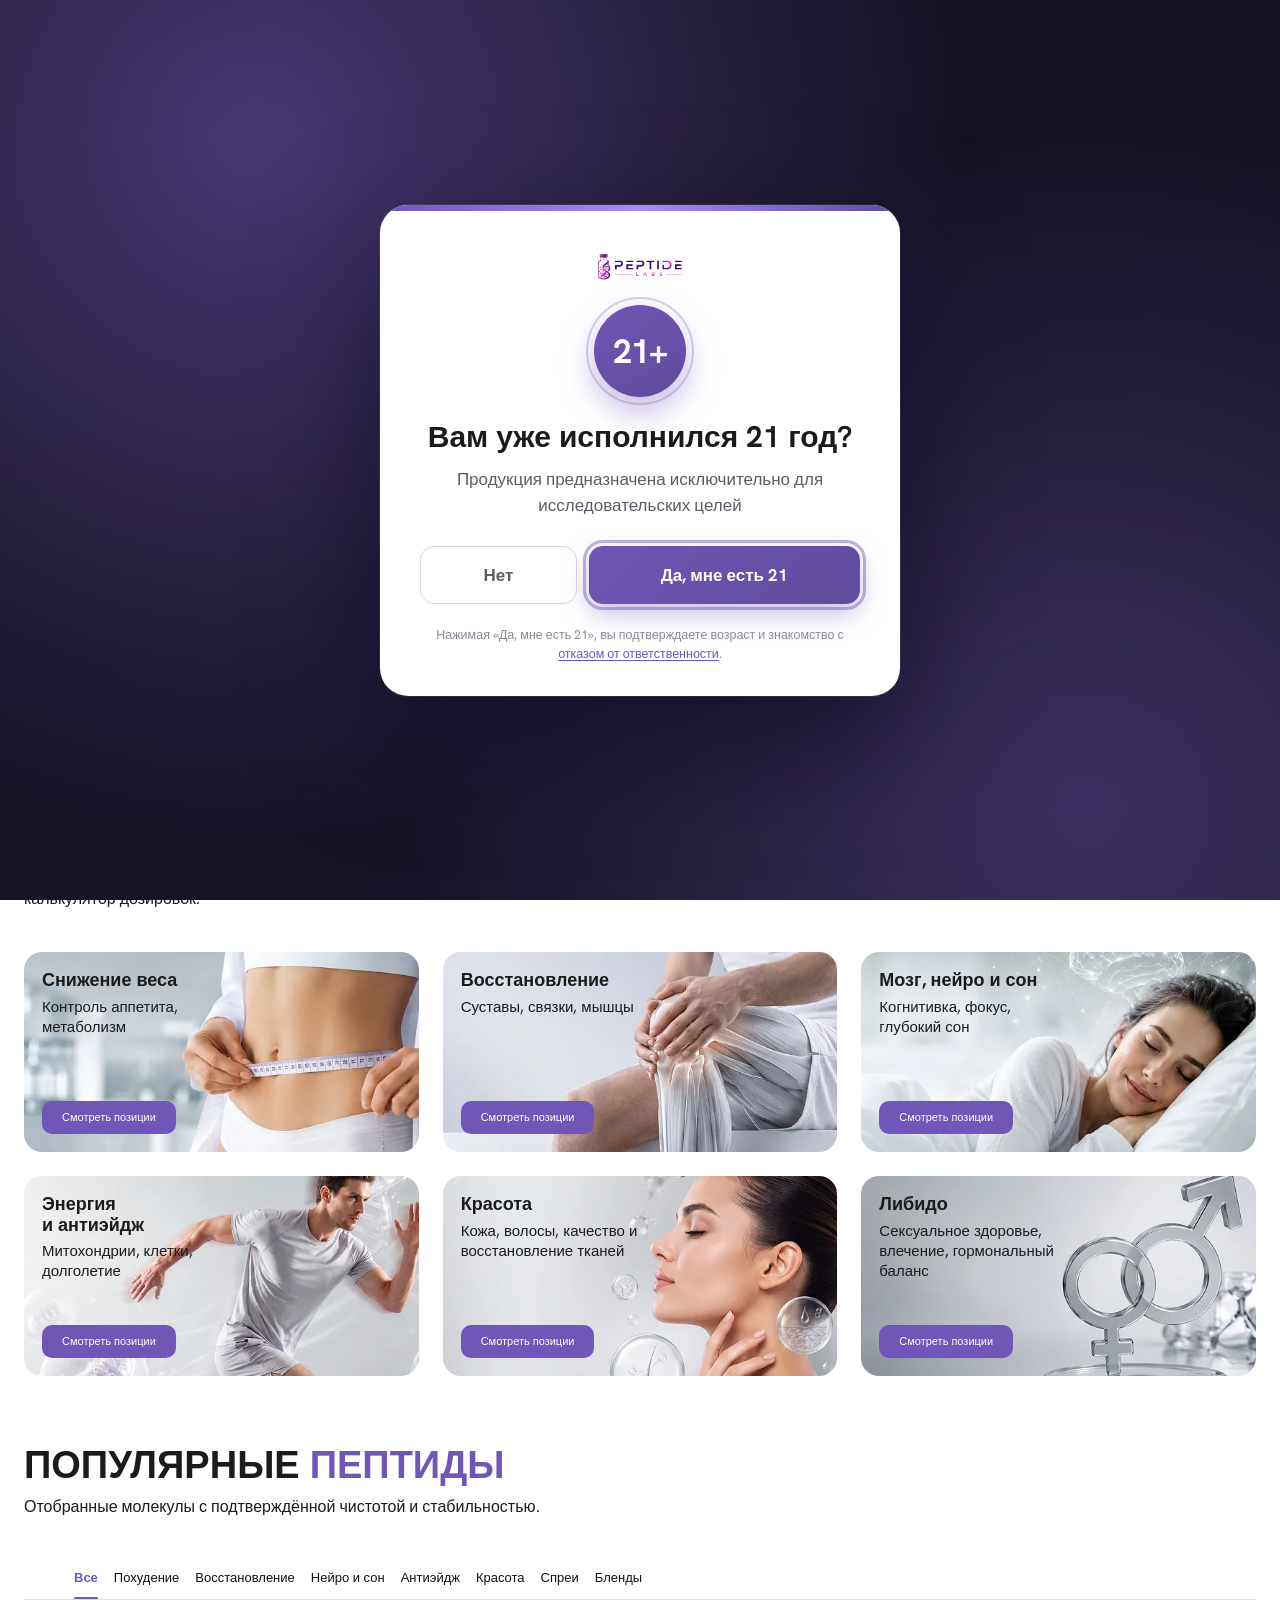
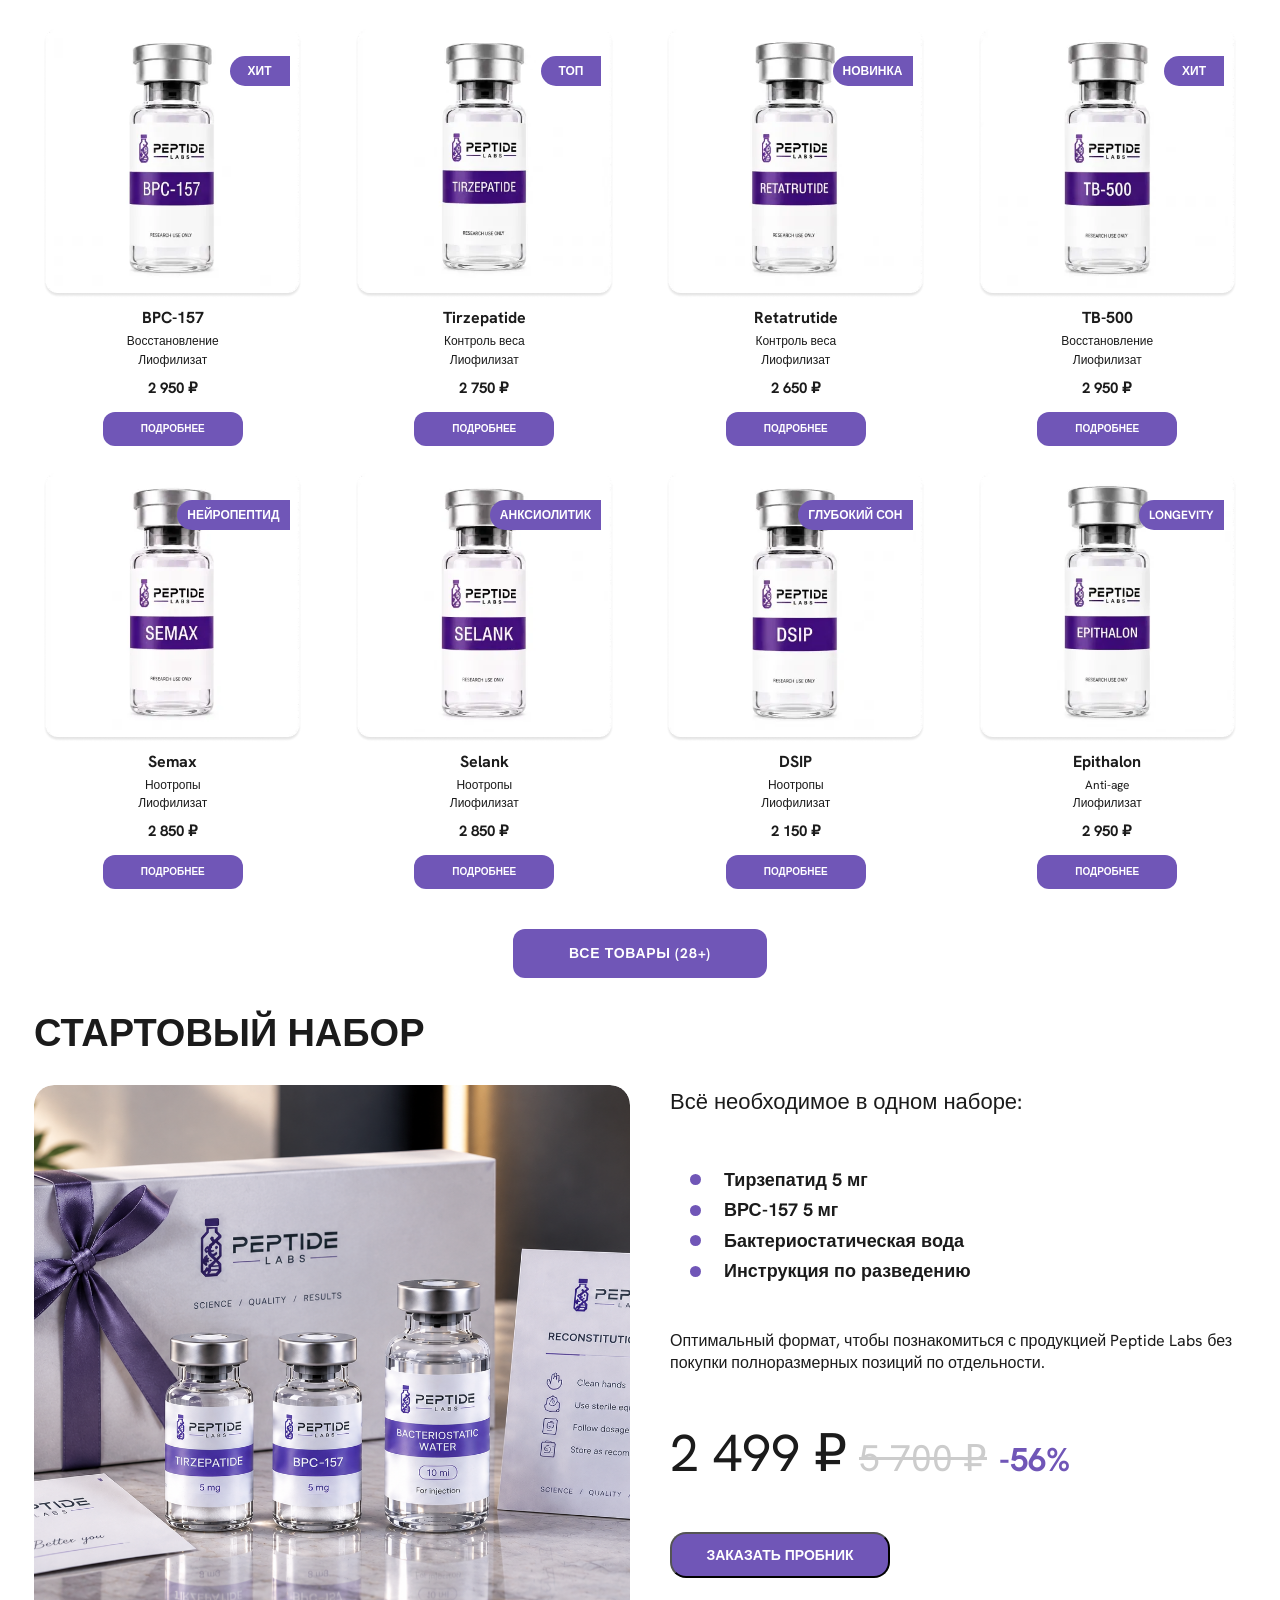
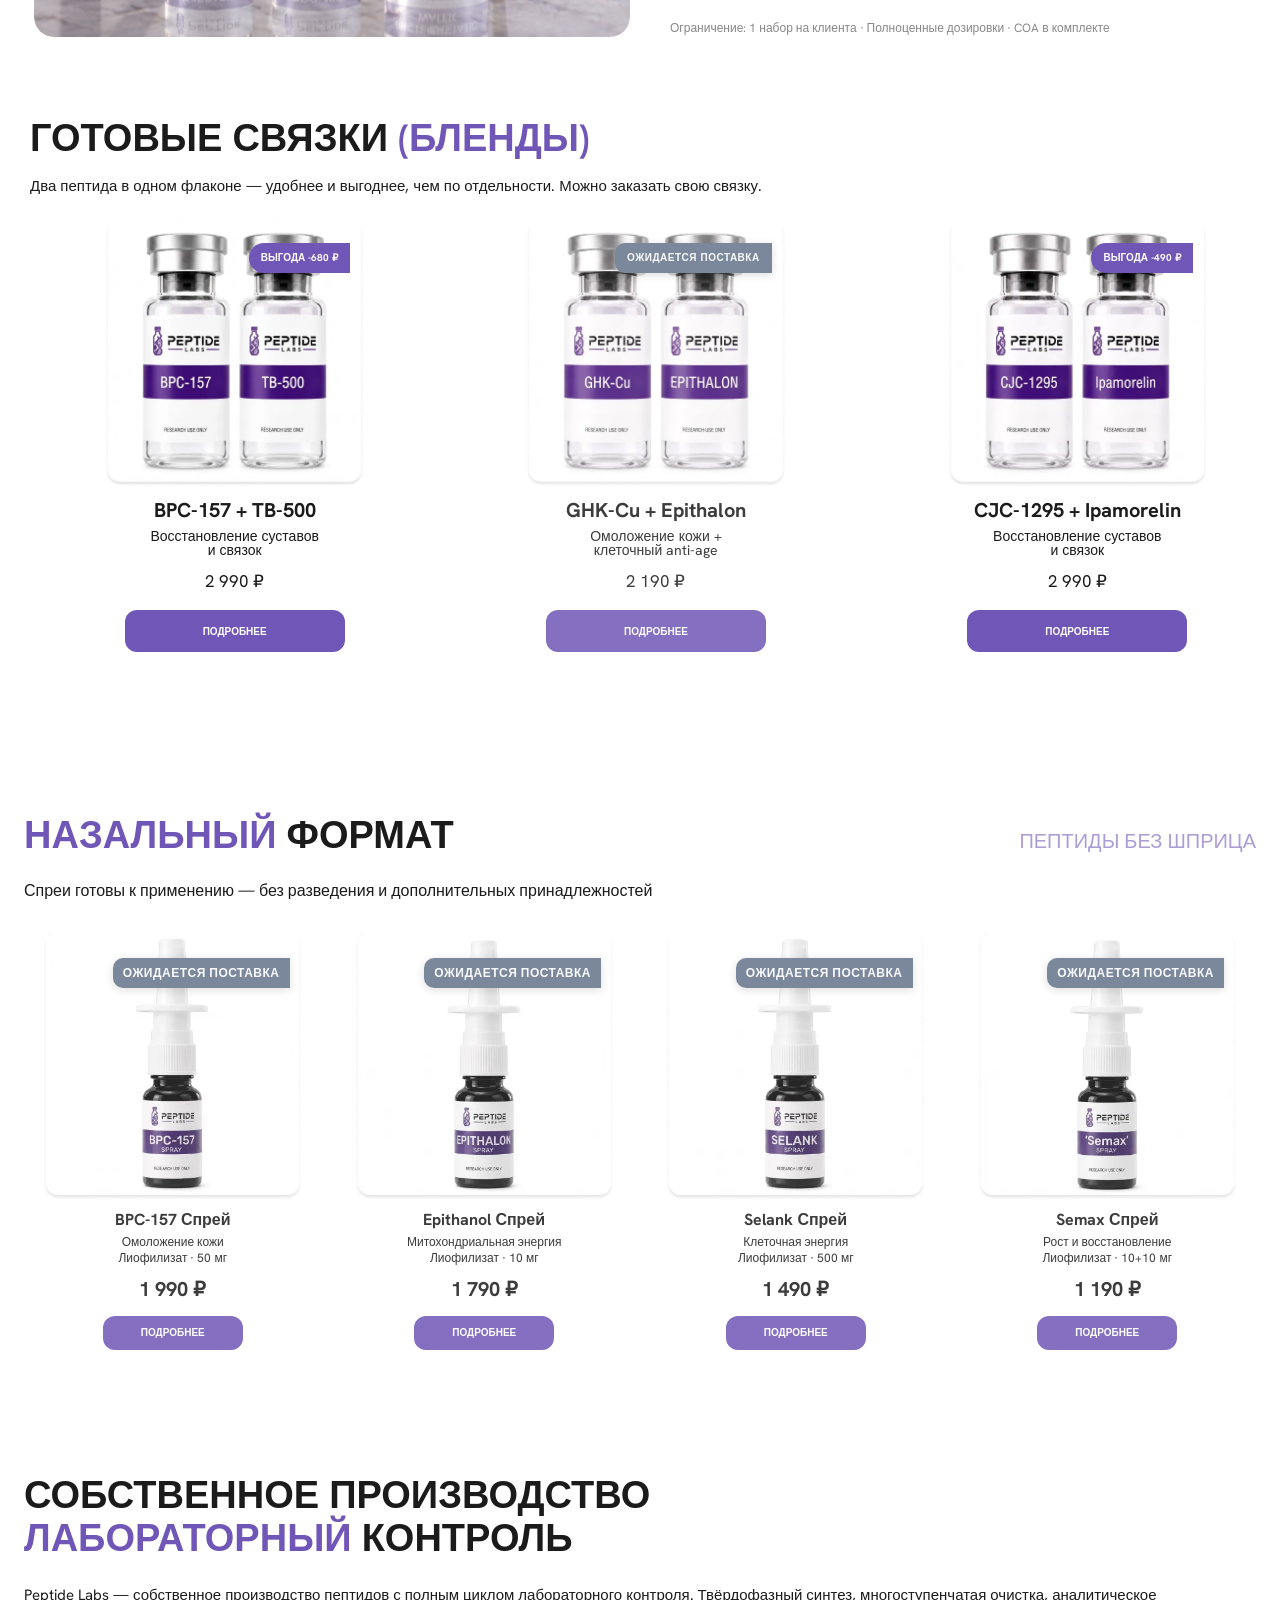
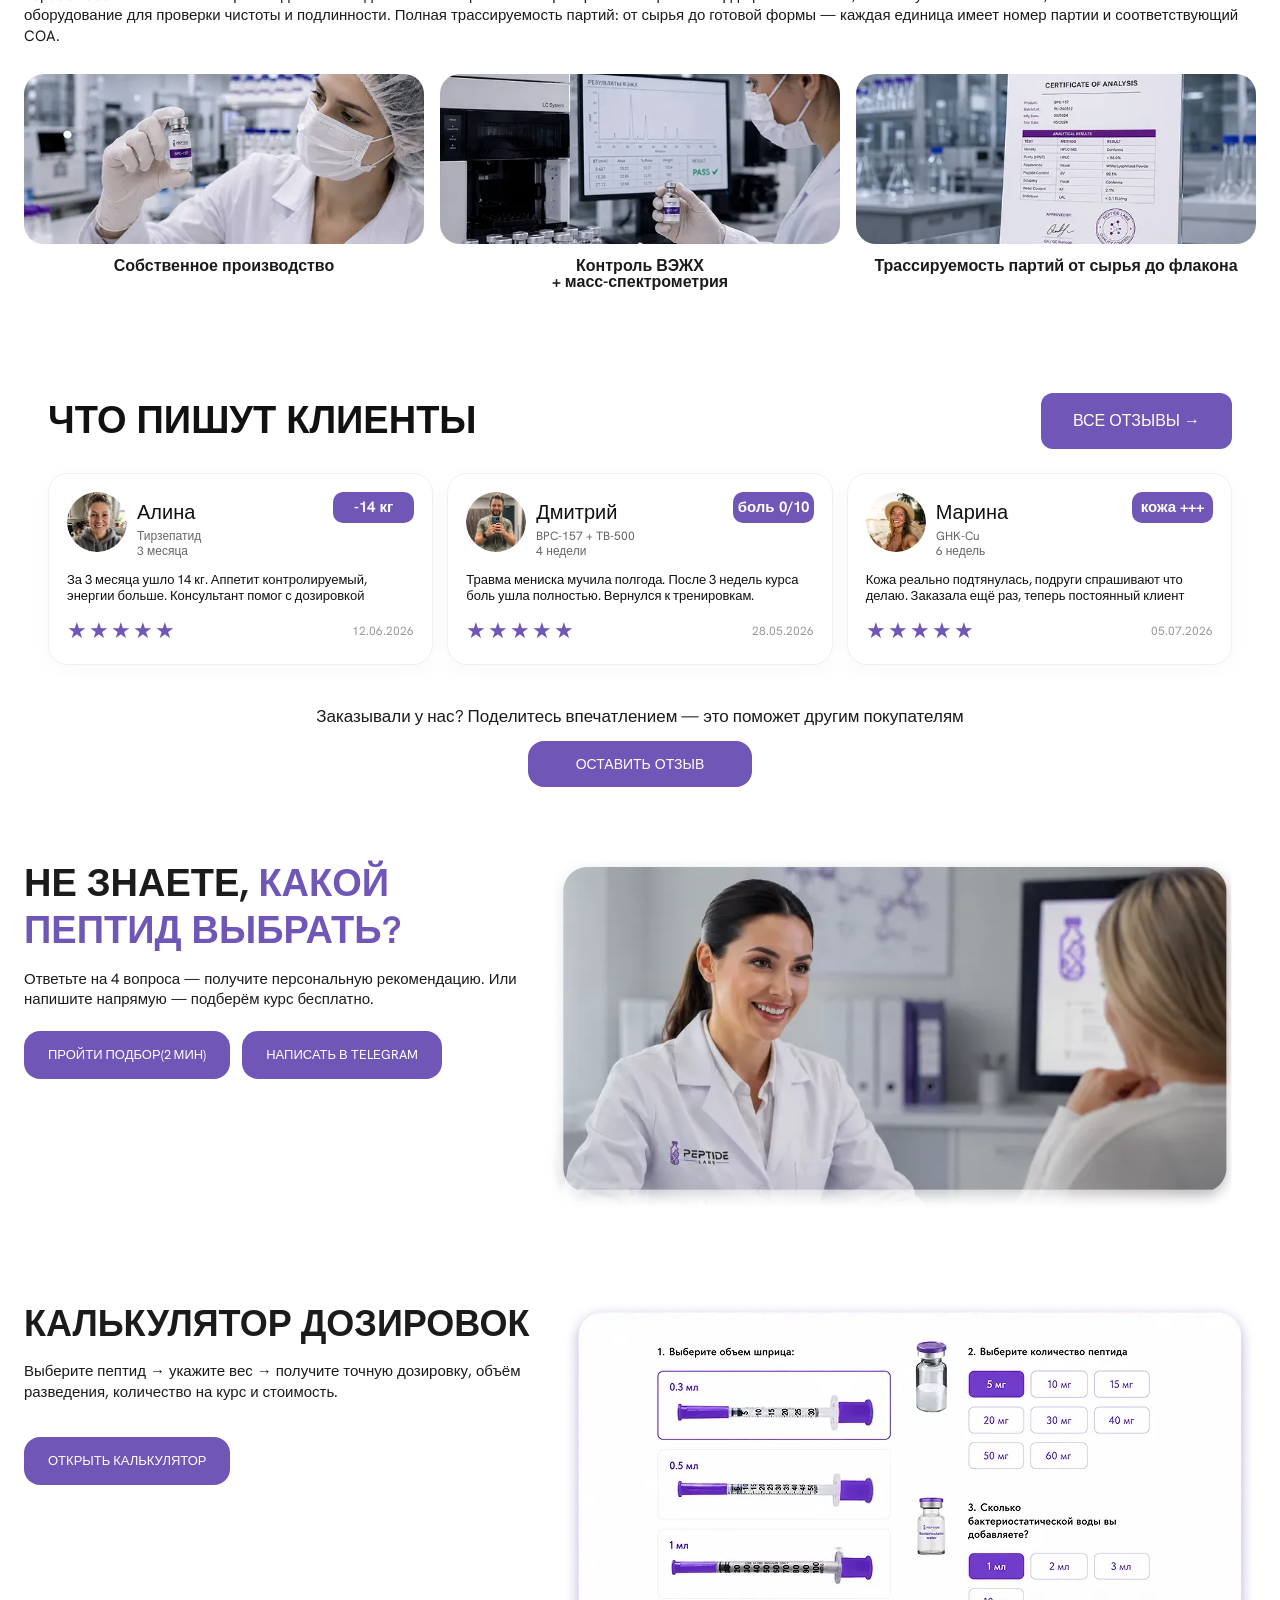
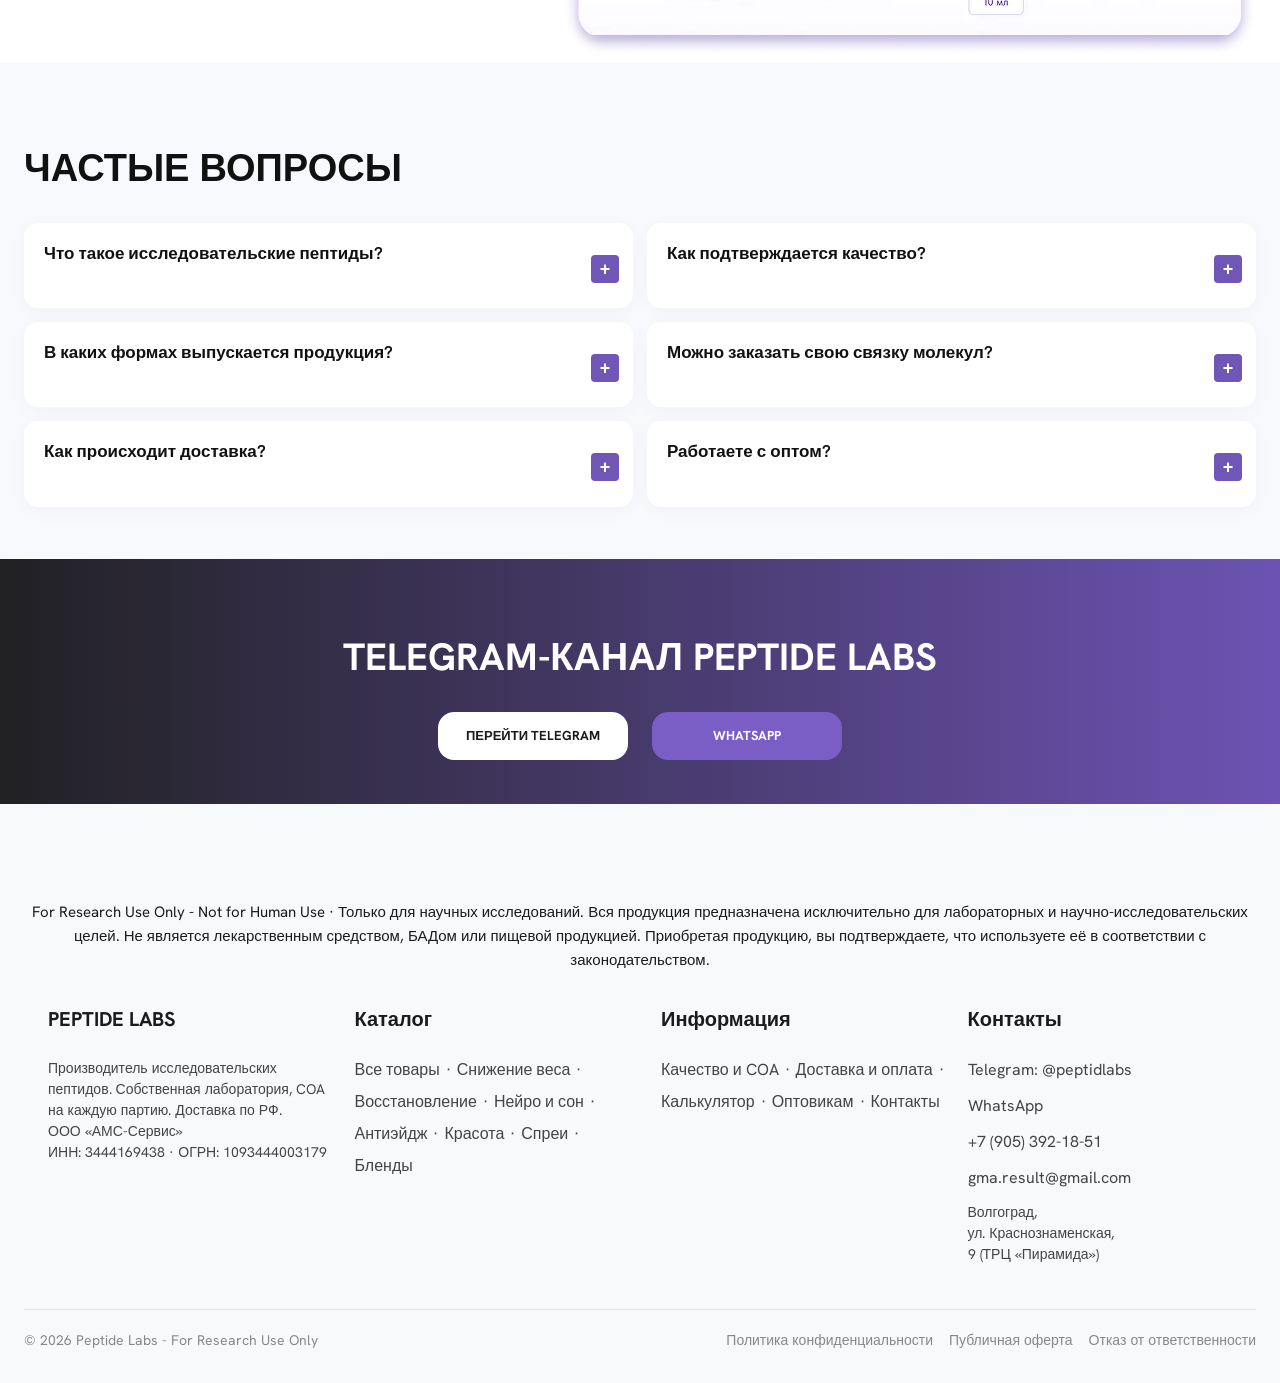
<file: index.html>
<!DOCTYPE html>
<html lang="en">

<head>
  <meta charset="UTF-8">
  <meta name="viewport" content="width=device-width, initial-scale=1.0">

  <title>Peptide Labs — российский производитель иссследовательских пептидов с собственной лабораторией полного цикл
  </title>
  <meta name="description"
    content="Каталог пептидов высокой степени очистки и комплексных растворов для лабораторных исследований. Сертификаты качества COA, быстрая доставка.">
  <meta name="robots" content="index, follow">

  <meta property="og:type" content="website">
  <meta property="og:title" content="Peptide Labs — пептиды высокой очистки">
  <meta property="og:description" content="Каталог исследовательских пептидов и комплексов. Сертификаты анализа COA.">
  <meta property="og:image" content="src/hero/logo-image.webp">

  <!-- Стили и фавикон -->
  <link rel="icon" type="image/x-icon" href="src/hero/logo-favicon.png">
  <link rel="preload" href="fonts/hanken-grotesk-400.woff2" as="font" type="font/woff2" crossorigin>
  <link rel="preload" href="style.css" as="style">
  <link rel="preload" href="css/legal.css" as="style">
  <link rel="stylesheet" href="style.css">
  <link rel="stylesheet" href="css/legal.css">
  <script src="js/legal.js"></script>
</head>

<body>
  <header class="header" id="header">
    <div class="container header__inner">
      <a class="logo" href="index.html" alt="Peptide Labs — на главную">
        <img src="src/hero/logo-image.webp" fetchpriority="high" alt="Peptide Labs Logo" class="logo__img" />
      </a>

      <nav class="nav" aria-label="Основная навигация">
        <ul class="nav__list">
          <li><a class="nav__link" href="catalog.html">Каталог</a></li>
          <li><a class="nav__link" href="about.html">О компании</a></li>
          <li><a class="nav__link" href="quality.html">Качество</a></li>
          <li><a class="nav__link" href="business.html">Оптовикам</a></li>
        </ul>
      </nav>

      <div class="header__actions">
        <button class="header__icon-btn" type="button" aria-label="Поиск по сайту">
          <img class="header__icon" src="src/hero/search-image.webp" alt="" width="56" height="56" />
        </button>

        <button class="header__icon-btn header__cart-btn" type="button" aria-label="Корзина">
          <img class="header__icon" src="src/hero/store-image.webp" alt="" width="56" height="56" />
          <span class="header__cart-badge" id="cart-count">0</span>
        </button>

        <div class="header__buttons">
          <a class="btn btn--primary" href="#search-peptides">Поиск<br>по пептидам</a>
          <a class="btn btn--primary" href="#contacts">Связаться</a>
        </div>

        <button class="burger" id="burger" type="button" aria-label="Открыть меню" aria-expanded="false"
          aria-controls="mobile-menu">
          <span class="burger__box" aria-hidden="true">
            <span class="burger__line"></span>
            <span class="burger__line"></span>
            <span class="burger__line"></span>
          </span>
        </button>
      </div>
    </div>

    <div class="mobile-menu" id="mobile-menu" hidden>
      <nav class="container" aria-label="Мобильная навигация">
        <ul class="mobile-menu__list">
          <li><a class="mobile-menu__link" href="catalog.html">Каталог</a></li>
          <li><a class="mobile-menu__link" href="about.html">О компании</a></li>
          <li><a class="mobile-menu__link" href="quality.html">Качество</a></li>
          <li><a class="mobile-menu__link" href="business.html">Оптовикам</a></li>
        </ul>
        <div class="mobile-menu__actions">
          <a class="btn btn--primary" href="#search-peptides">Поиск<br>по пептидам</a>
          <a class="btn btn--primary" href="#contacts">Связаться</a>
        </div>
      </nav>
    </div>
  </header>

  <div class="disclaimer">
    <p>ТОЛЬКО ДЛЯ ИССЛЕДОВАТЕЛЬСКИХ ЦЕЛЕЙ • NOT FOR HUMAN USE • НЕ ЯВЛЯЕТСЯ ЛЕКАРСТВЕННЫМ СРЕДСТВОМ</p>
  </div>

  <section class="hero" id="hero">
    <div class="container hero__inner">
      <div class="hero__content">
        <img src="src/hero/hero-image.webp" fetchpriority="high" alt="Hero" class="hero-mobile-img">
        <h1 class="hero__title">Пептиды <br>с <span>доказанной</span> <br>чистотой <br>под ваши задачи</h1>
        <p class="hero__subtitle">Собственное производство, лабораторный контроль каждой партии, паспорт качества в
          каждом заказе. Лиофилизаты, спреи, картриджи и ручки</p>
        <div class="hero__actions">
          <a class="btn btn--primary" href="catalog.html">Перейти в каталог</a>
          <a class="btn btn--outline" href="#contacts">Связаться с нами</a>
        </div>
        <div class="hero__features">
          <div class="feature-item"><img src="src/hero/flask-image.webp" alt="" class="feature-item__icon"
              loading="lazy" />
            <div class="feature-item__text"><strong>40+</strong><span>пептидов в каталоге</span></div>
          </div>
          <div class="feature-item"><img src="src/hero/delivery-image.webp" alt="" class="feature-item__icon"
              loading="lazy" />
            <div class="feature-item__text"><strong>1–3 дня</strong><span>доставка по России</span></div>
          </div>
          <div class="feature-item"><img src="src/hero/quaranty-image.webp" alt="" class="feature-item__icon"
              loading="lazy" />
            <div class="feature-item__text"><strong>COA</strong><span>к каждому заказу</span></div>
          </div>
          <div class="feature-item"><img src="src/hero/box-image.webp" alt="" class="feature-item__icon"
              loading="lazy" />
            <div class="feature-item__text"><strong>от 5 ед.</strong><span>оптовые условия</span></div>
          </div>
        </div>
      </div>
    </div>
  </section>
  <section class="catalog__tasks" id="catalog__tasks">
    <div class="container catalog__tasks-inner">
      <div class="catalog__tasks-header">
        <h2 class="catalog__tasks-title">КАТАЛОГ <span>ПО ЗАДАЧАМ</span></h2>
        <h3 class="catalog__tasks-desc">НАПРАВЛЕНИЯ</h3>
      </div>
      <p class="catalog__tasks-subtitles">Пептиды сгруппированы по направлениям. <br>Внутри каждого — описание молекул и
        калькулятор дозировок.</p>
      <div class="catalog__tasks-grid" id="catalog__tasks-grid">
        <article class="task-card"><img src="src/hero/weight-image.webp" alt="Снижение веса" class="task-card__bg"
            loading="lazy" />
          <div class="task-card__content">
            <div class="task-card__info">
              <h3 class="task-card__title">Снижение веса</h3>
              <p class="task-card__desc">Контроль аппетита, метаболизм</p>
            </div><a href="catalog.html" class="task-card__btn">Смотреть позиции</a>
          </div>
        </article>
        <article class="task-card"><img src="src/hero/recovery-image.webp" alt="Восстановление" class="task-card__bg"
            loading="lazy" />
          <div class="task-card__content">
            <div class="task-card__info">
              <h3 class="task-card__title">Восстановление</h3>
              <p class="task-card__desc">Суставы, связки, мышцы</p>
            </div><a href="catalog.html" class="task-card__btn">Смотреть позиции</a>
          </div>
        </article>
        <article class="task-card"><img src="src/hero/brain-image.webp" alt="Мозг, нейро и сон" class="task-card__bg"
            loading="lazy" />
          <div class="task-card__content">
            <div class="task-card__info">
              <h3 class="task-card__title">Мозг, нейро и сон</h3>
              <p class="task-card__desc">Когнитивка, фокус, глубокий сон</p>
            </div><a href="catalog.html" class="task-card__btn">Смотреть позиции</a>
          </div>
        </article>
        <article class="task-card"><img src="src/hero/energy-image.webp" alt="Энергия и антиэйдж" class="task-card__bg"
            loading="lazy" />
          <div class="task-card__content">
            <div class="task-card__info">
              <h3 class="task-card__title">Энергия <br>и антиэйдж</h3>
              <p class="task-card__desc">Митохондрии, клетки, долголетие</p>
            </div><a href="catalog.html" class="task-card__btn">Смотреть позиции</a>
          </div>
        </article>
        <article class="task-card"><img src="src/hero/beauty-inage.webp" alt="Красота" class="task-card__bg"
            loading="lazy" />
          <div class="task-card__content">
            <div class="task-card__info">
              <h3 class="task-card__title">Красота</h3>
              <p class="task-card__desc">Кожа, волосы, качество и восстановление тканей</p>
            </div>
            <a href="catalog.html" class="task-card__btn">Смотреть позиции</a>
          </div>
        </article>

        <article class="task-card">
          <img src="src/hero/libido-image.webp" alt="Либидо" class="task-card__bg" loading="lazy" />
          <div class="task-card__content">
            <div class="task-card__info">
              <h3 class="task-card__title">Либидо</h3>
              <p class="task-card__desc">Сексуальное здоровье, влечение, гормональный баланс</p>
            </div>
            <a href="catalog.html" class="task-card__btn">Смотреть позиции</a>
          </div>
        </article>
      </div>
    </div>
  </section>
  <section class="peptides__catalog" id="peptides__catalog">
    <div class="container peptides__catalog-inner">

      <div class="peptides__catalog-header">
        <h2 class="peptides__catalog-title">ПОПУЛЯРНЫЕ <span>ПЕПТИДЫ</span></h2>
      </div>

      <p class="peptides__catalog-subtitles">Отобранные молекулы с подтверждённой чистотой и стабильностью.</p>

      <div class="peptides__catalog-switch">
        <ul class="peptides__catalog-tabs">
          <li class="peptides__catalog-item">
            <button type="button" class="peptides__tab-btn peptides__tab-btn--active">Все</button>
          </li>
          <li class="peptides__catalog-item">
            <button type="button" class="peptides__tab-btn">Похудение</button>
          </li>
          <li class="peptides__catalog-item">
            <button type="button" class="peptides__tab-btn">Восстановление</button>
          </li>
          <li class="peptides__catalog-item">
            <button type="button" class="peptides__tab-btn">Нейро и сон</button>
          </li>
          <li class="peptides__catalog-item">
            <button type="button" class="peptides__tab-btn">Антиэйдж</button>
          </li>
          <li class="peptides__catalog-item">
            <button type="button" class="peptides__tab-btn">Красота</button>
          </li>
          <li class="peptides__catalog-item">
            <button type="button" class="peptides__tab-btn">Спреи</button>
          </li>
          <li class="peptides__catalog-item">
            <button type="button" class="peptides__tab-btn">Бленды</button>
          </li>
        </ul>
      </div>

      <div class="peptides__catalog-grid">

      </div>
      <div class="peptides__catalog-footer">
        <a href="#" class="peptides__btn-more">ВСЕ ТОВАРЫ (40+)</a>
      </div>
    </div>
  </section>

  <section class="start__pack" id="start__pack">
    <div class="container start__pack-inner">
      <h2 class="start__pack-title">СТАРТОВЫЙ НАБОР</h2>

      <div class="start__pack-content">
        <div class="start__pack-media">
          <img src="src/catalog/start-pack-image.webp" alt="Стартовый набор" class="start__pack-img" loading="lazy" />
        </div>

        <div class="start__pack-info">
          <h3 class="start-pack__list-title">Всё необходимое в одном наборе:</h3>
          <ul class="start-pack__list">
            <li class="start-pack__item">Тирзепатид 5 мг</li>
            <li class="start-pack__item">ВРС-157 5 мг</li>
            <li class="start-pack__item">Бактериостатическая вода</li>
            <li class="start-pack__item">Инструкция по разведению</li>
          </ul>

          <p class="start__pack-desc">
            Оптимальный формат, чтобы познакомиться с продукцией Peptide Labs без покупки полноразмерных позиций по
            отдельности.
          </p>

          <div class="start__pack-pricing">
            <span class="start__pack-price">2 499 ₽</span>
            <span class="start__pack-old-price">5 700 ₽</span>
            <span class="start__pack-discount">-56%</span>
          </div>

          <button type="button" class="start__pack-btn" id="starter-pack-btn">ЗАКАЗАТЬ ПРОБНИК</button>

          <p class="start__pack-note">
            Ограничение: 1 набор на клиента · Полноценные дозировки · COA в комплекте
          </p>
        </div>
      </div>
    </div>
  </section>

  <section class="blends" id="blends">
    <div class="container blends__inner">

      <div class="blends__header">
        <h2 class="blends__title">ГОТОВЫЕ СВЯЗКИ <span>(БЛЕНДЫ)</span></h2>
      </div>

      <p class="blends__desc">Два пептида в одном флаконе — удобнее и выгоднее, чем по отдельности. Можно заказать свою
        связку.</p>

      <div class="blends__grid">

        <article class="product-card product-card--blend">
          <div class="product-card__thumb product-card__thumb--blend">
            <span class="product-card__badge product-card__badge--blend">ВЫГОДА -680 ₽</span>
            <img src="src/catalog/double/bpc-157+tb-500-image.webp" alt="BPC-157 + TB-500"
              class="product-card__img product-card__img--blend" loading="lazy" />
          </div>
          <div class="product-card__info">
            <h4 class="product-card__title">BPC-157 + TB-500</h4>
            <p class="product-card__desc">Восстановление суставов<br>и связок</p>
            <span class="product-card__price">2 990 ₽</span>
          </div>
          <a href="catalog.html?id=bpc-tb-blend" class="product-card__btn">ПОДРОБНЕЕ</a>
        </article>

        <article class="product-card product-card--blend product-card--out-of-stock">
          <div class="product-card__thumb product-card__thumb--blend">
            <span class="product-card__badge product-card__badge--blend product-card__badge--out-of-stock">Ожидается
              поставка</span>
            <img src="src/catalog/double/ghk-cu+epithanol-image.webp" alt="GHK-Cu + Epithalon"
              class="product-card__img product-card__img--blend" loading="lazy" />
          </div>
          <div class="product-card__info">
            <h4 class="product-card__title">GHK-Cu + Epithalon</h4>
            <p class="product-card__desc">Омоложение кожи +<br>клеточный anti-age</p>
            <span class="product-card__price">2 190 ₽</span>
          </div>
          <a href="catalog.html?id=ghk-cu-epithalon-blend" class="product-card__btn">ПОДРОБНЕЕ</a>
        </article>

        <article class="product-card product-card--blend">
          <div class="product-card__thumb product-card__thumb--blend">
            <span class="product-card__badge product-card__badge--blend">ВЫГОДА -490 ₽</span>
            <img src="src/catalog/double/cjc-1295+ipamorelin-image.webp" alt="CJC-1295 + Ipamorelin"
              class="product-card__img product-card__img--blend" loading="lazy" />
          </div>
          <div class="product-card__info">
            <h4 class="product-card__title">CJC-1295 + Ipamorelin</h4>
            <p class="product-card__desc">Восстановление суставов<br>и связок</p>
            <span class="product-card__price">2 990 ₽</span>
          </div>
          <a href="catalog.html?id=cjc-1295-ipa-blend" class="product-card__btn">ПОДРОБНЕЕ</a>
        </article>
      </div>
    </div>
  </section>
  <section class="spray__peptides">
    <div class="container spray__inner">
      <div class="spray__header">
        <h2 class="spray__title"><span>НАЗАЛЬНЫЙ</span> ФОРМАТ</h2>
        <a href="catalog.html" class="spray__link">ПЕПТИДЫ БЕЗ ШПРИЦА</a>
      </div>
      <p>Спреи готовы к применению — без разведения и дополнительных принадлежностей</p>

      <div class="spray__grid">

        <article class="product-card product-card--spray product-card--out-of-stock">
          <span class="product-card__badge product-card__badge--out-of-stock">Ожидается поставка</span>
          <img src="src/catalog/spray/bpc-157-spray-image.webp" alt="BPC-157 Спрей" class="product-card__img"
            loading="lazy" />
          <h4 class="product-card__title">BPC-157 Спрей</h4>
          <p class="product-card__desc">Омоложение кожи</p>
          <p class="product-card__spec">Лиофилизат · 50 мг</p>
          <span class="product-card__price">1 990 ₽</span>
          <a href="catalog.html?id=bpc-157" class="product-card__btn">ПОДРОБНЕЕ</a>
        </article>

        <article class="product-card product-card--spray product-card--out-of-stock">
          <span class="product-card__badge product-card__badge--out-of-stock">Ожидается поставка</span>
          <img src="src/catalog/spray/epithanol-spray-image.webp" alt="Epithanol Спрей" class="product-card__img"
            loading="lazy" />
          <h4 class="product-card__title">Epithanol Спрей</h4>
          <p class="product-card__desc">Митохондриальная энергия</p>
          <p class="product-card__spec">Лиофилизат · 10 мг</p>
          <span class="product-card__price">1 790 ₽</span>
          <a href="catalog.html?id=epithalon" class="product-card__btn">ПОДРОБНЕЕ</a>
        </article>

        <article class="product-card product-card--spray product-card--out-of-stock">
          <span class="product-card__badge product-card__badge--out-of-stock">Ожидается поставка</span>
          <img src="src/catalog/spray/selank-spray-image.webp" alt="Selank Спрей" class="product-card__img"
            loading="lazy" />
          <h4 class="product-card__title">Selank Спрей</h4>
          <p class="product-card__desc">Клеточная энергия</p>
          <p class="product-card__spec">Лиофилизат · 500 мг</p>
          <span class="product-card__price">1 490 ₽</span>
          <a href="catalog.html?id=selank" class="product-card__btn">ПОДРОБНЕЕ</a>
        </article>

        <article class="product-card product-card--spray product-card--out-of-stock">
          <span class="product-card__badge product-card__badge--out-of-stock">Ожидается поставка</span>
          <img src="src/catalog/spray/semax-spray-image.webp" alt="Semax Спрей" class="product-card__img"
            loading="lazy" />
          <h4 class="product-card__title">Semax Спрей</h4>
          <p class="product-card__desc">Рост и восстановление</p>
          <p class="product-card__spec">Лиофилизат · 10+10 мг</p>
          <span class="product-card__price">1 190 ₽</span>
          <a href="catalog.html?id=semax" class="product-card__btn">ПОДРОБНЕЕ</a>
        </article>
      </div>
    </div>
  </section>

  <section class="about" id="about">
    <div class="container about__inner">
      <h2 class="about__title">
        СОБСТВЕННОЕ ПРОИЗВОДСТВО <br>
        <span>ЛАБОРАТОРНЫЙ</span> КОНТРОЛЬ
      </h2>

      <p class="about__desc">
        Peptide Labs — собственное производство пептидов с полным циклом лабораторного контроля.
        Твёрдофазный синтез, многоступенчатая очистка, аналитическое оборудование для проверки чистоты и подлинности.
        Полная трассируемость партий: от сырья до готовой формы — каждая единица имеет номер партии и соответствующий
        COA.
      </p>

      <div class="about__grid">
        <figure class="about__card">
          <img src="src/about/production-image.webp" alt="Собственное производство Peptide Labs" class="about__img"
            loading="lazy" />
          <figcaption class="about__caption">Собственное производство</figcaption>
        </figure>

        <figure class="about__card">
          <img src="src/about/control-image.webp" alt="Оборудование ВЭЖХ и масс-спектрометрии" class="about__img"
            loading="lazy" />
          <figcaption class="about__caption">Контроль ВЭЖХ <br>+ масс-спектрометрия</figcaption>
        </figure>

        <figure class="about__card">
          <img src="src/about/traceability-image.webp" alt="Документация трассируемости партий и сертификаты COA"
            class="about__img" loading="lazy" />
          <figcaption class="about__caption">Трассируемость партий от сырья до флакона</figcaption>
        </figure>
      </div>
    </div>
  </section>

  <section class="reviews" id="reviews">
    <div class="container reviews__inner">

      <div class="reviews__header">
        <h2 class="reviews__title">ЧТО ПИШУТ КЛИЕНТЫ</h2>
        <a href="#" class="reviews__link-all">ВСЕ ОТЗЫВЫ →</a>
      </div>

      <div class="reviews__grid">

        <!-- Отзыв 1 -->
        <article class="review-card">
          <div class="review-card__header">
            <img src="src/rewiews/rewiew-logo-image1.webp" alt="Алина" class="review-card__avatar" loading="lazy">
            <div class="review-card__user">
              <h4 class="review-card__name">Алина</h4>
              <p class="review-card__meta">Тирзепатид<br>3 месяца</p>
            </div>
            <span class="review-card__badge">-14 кг</span>
          </div>
          <p class="review-card__text">За 3 месяца ушло 14 кг. Аппетит контролируемый, энергии больше. Консультант помог
            с дозировкой</p>
          <div class="review-card__footer">
            <div class="review-card__stars">★★★★★</div>
            <time class="review-card__date" datetime="2026-06-12">12.06.2026</time>
          </div>
        </article>

        <!-- Отзыв 2 -->
        <article class="review-card">
          <div class="review-card__header">
            <img src="src/rewiews/rewiew-logo-image2.webp" alt="Дмитрий" class="review-card__avatar" loading="lazy">
            <div class="review-card__user">
              <h4 class="review-card__name">Дмитрий</h4>
              <p class="review-card__meta">BPC-157 + TB-500<br>4 недели</p>
            </div>
            <span class="review-card__badge">боль 0/10</span>
          </div>
          <p class="review-card__text">Травма мениска мучила полгода. После 3 недель курса боль ушла полностью. Вернулся
            к тренировкам.</p>
          <div class="review-card__footer">
            <div class="review-card__stars">★★★★★</div>
            <time class="review-card__date" datetime="2026-05-28">28.05.2026</time>
          </div>
        </article>

        <article class="review-card">
          <div class="review-card__header">
            <img src="src/rewiews/rewiew-logo-image3.webp" alt="Марина" class="review-card__avatar" loading="lazy">
            <div class="review-card__user">
              <h4 class="review-card__name">Марина</h4>
              <p class="review-card__meta">GHK-Cu<br>6 недель</p>
            </div>
            <span class="review-card__badge">кожа +++</span>
          </div>
          <p class="review-card__text">Кожа реально подтянулась, подруги спрашивают что делаю. Заказала ещё раз, теперь
            постоянный клиент</p>
          <div class="review-card__footer">
            <div class="review-card__stars">★★★★★</div>
            <time class="review-card__date" datetime="2026-07-05">05.07.2026</time>
          </div>
        </article>

      </div>

      <div class="reviews__action">
        <p class="reviews__action-text">Заказывали у нас? Поделитесь впечатлением — это поможет другим покупателям</p>
        <a href="#" class="reviews__btn">ОСТАВИТЬ ОТЗЫВ</a>
      </div>
    </div>
  </section>

  <section class="quiz" id="quiz">
    <div class="container quiz__inner">
      <div class="quiz__content">
        <div class="quiz__info">
          <h2 class="quiz__title">Не знаете, <span>какой
              пептид выбрать?</span></h2>
          <p class="quiz__desc">
            Ответьте на 4 вопроса — получите персональную рекомендацию. Или напишите напрямую — подберём курс бесплатно.
          </p>
          <div class="quiz__actions">
            <a href="https://t.me/peptidlabs" class="quiz__btn">ПРОЙТИ ПОДБОР(2 МИН)</a>
            <a href="https://t.me/peptidlabs" class="quiz__btn">НАПИСАТЬ В TELEGRAM</a>
          </div>
        </div>
        <div class="quiz__media">
          <img src="src/rewiews/quiz-image.webp" alt="Квиз" class="quiz__img" loading="lazy" />
        </div>
      </div>
    </div>
  </section>

  <section class="calc">
    <div class="container calc__inner">
      <div class="calc__content">
        <div class="calc__info">
          <h2 class="calc__title">Калькулятор дозировок</h2>
          <p class="calc__desc">
            Выберите пептид → укажите вес → получите точную дозировку, объём разведения, количество на курс и стоимость.
          </p>
          <div class="calc__actions">
            <a href="#" class="calc__btn">ОТКРЫТЬ КАЛЬКУЛЯТОР</a>
          </div>
        </div>
        <div class="calc__media">
          <img src="src/rewiews/calculator-image.webp" alt="Калькулятор" class="calc__image" loading="lazy" />
        </div>
      </div>
    </div>
  </section>

  <section class="faq" id="faq">
    <div class="container faq__inner">
      <h2 class="faq__title">ЧАСТЫЕ ВОПРОСЫ</h2>

      <div class="faq__grid">

        <article class="faq__card">
          <h3 class="faq__question">Что такое исследовательские пептиды?</h3>
          <p class="faq__answer">Короткие цепочки аминокислот для лабораторных и научно-исследовательских целей.<br>Не
            являются лекарственными средствами.</p>
          <button type="button" class="faq__btn">+</button>
        </article>

        <article class="faq__card">
          <h3 class="faq__question">Как подтверждается качество?</h3>
          <p class="faq__answer">Каждая партия проходит ВЭЖХ и масс-спектрометрию. Результаты — в паспорте качества
            (COA), который<br> прилагается к заказу</p>
          <button type="button" class="faq__btn">+</button>
        </article>

        <article class="faq__card">
          <h3 class="faq__question">В каких формах выпускается продукция?</h3>
          <p class="faq__answer">Лиофилизаты во флаконах, назальные спреи, картриджи для ручки и
            одноразовые<br>ручки-инжекторы</p>
          <button type="button" class="faq__btn">+</button>
        </article>

        <article class="faq__card">
          <h3 class="faq__question">Можно заказать свою связку молекул?</h3>
          <p class="faq__answer">Да, изготовление на заказ — срок до 7 дней,<br>уточняется менеджером</p>
          <button type="button" class="faq__btn">+</button>
        </article>

        <article class="faq__card">
          <h3 class="faq__question">Как происходит доставка?</h3>
          <p class="faq__answer">СДЭК, Почта России, транспортные компании.<br>Отправка 1–2 рабочих дня после
            оплаты,<br>доставка 1–3 дня. Нейтральная упаковка</p>
          <button type="button" class="faq__btn">+</button>
        </article>

        <article class="faq__card">
          <h3 class="faq__question">Работаете с оптом?</h3>
          <p class="faq__answer">Да — оптовые цены от 5 единиц, white label, индивидуальная маркировка. Запросите
            прайс<br>через Telegram</p>
          <button type="button" class="faq__btn">+</button>
        </article>
      </div>
    </div>
  </section>

  <section class="social-promo" id="social-promo">
    <div class="container social-promo__inner">
      <h2 class="social-promo__title">TELEGRAM-КАНАЛ PEPTIDE LABS</h2>

      <div class="social-promo__actions">
        <a href="https://t.me/peptidlabs" class="social-promo__btn social-promo__btn--white">ПЕРЕЙТИ TELEGRAM</a>
        <a href="#" class="social-promo__btn social-promo__btn--purple">WHATSAPP</a>
      </div>
    </div>
  </section>

  <footer class="footer" id="footer">
    <div class="container footer__inner">

      <div class="footer__disclaimer">
        <p>For Research Use Only - Not for Human Use · Только для научных исследований. Вся продукция предназначена
          исключительно для лабораторных и научно-исследовательских целей. Не является лекарственным средством, БАДом
          или пищевой продукцией. Приобретая продукцию, вы подтверждаете, что используете её в соответствии с
          законодательством.</p>
      </div>

      <div class="footer__grid">

        <div class="footer__col">
          <h4 class="footer__title">PEPTIDE LABS</h4>
          <p class="footer__text">Производитель исследовательских пептидов. Собственная лаборатория, COA на каждую
            партию. Доставка по РФ.</p>
          <p class="footer__requisites">
            ООО «АМС-Сервис»<br>
            ИНН: 3444169438 · ОГРН: 1093444003179
          </p>
        </div>

        <div class="footer__col">
          <h4 class="footer__title">Каталог</h4>
          <ul class="footer__list footer__list--inline">
            <li><a href="catalog.html" class="footer__link">Все товары</a></li>
            <li><a href="catalog.html" class="footer__link">Снижение веса</a></li>
            <li><a href="catalog.html" class="footer__link">Восстановление</a></li>
            <li><a href="catalog.html" class="footer__link">Нейро и сон</a></li>
            <li><a href="catalog.html" class="footer__link">Антиэйдж</a></li>
            <li><a href="catalog.html" class="footer__link">Красота</a></li>
            <li><a href="catalog.html" class="footer__link">Спреи</a></li>
            <li><a href="catalog.html" class="footer__link">Бленды</a></li>
          </ul>
        </div>

        <div class="footer__col">
          <h4 class="footer__title">Информация</h4>
          <ul class="footer__list footer__list--inline">
            <li><a href="catalog.html" class="footer__link">Качество и COA</a></li>
            <li><a href="#" class="footer__link">Доставка и оплата</a></li>
            <li><a href="#calculator" class="footer__link">Калькулятор</a></li>
            <li><a href="business.html" class="footer__link">Оптовикам</a></li>
            <li><a href="#" class="footer__link">Контакты</a></li>
          </ul>
        </div>

        <div class="footer__col">
          <h4 class="footer__title">Контакты</h4>
          <ul class="footer__list">
            <li><a href="https://t.me/peptidlabs" target="_blank" rel="noopener noreferrer"
                class="footer__link">Telegram: @peptidlabs</a></li>
            <li><a href="https://wa.me/79053921851" target="_blank" rel="noopener noreferrer"
                class="footer__link">WhatsApp</a></li>
            <li><a href="tel:+79053921851" class="footer__link">+7 (905) 392-18-51</a></li>
            <li><a href="mailto:gma.result@gmail.com" class="footer__link">gma.result@gmail.com</a></li>
            <li class="footer__item-text">Волгоград, <br>ул. Краснознаменская, <br>9 (ТРЦ «Пирамида»)</li>
          </ul>
        </div>

      </div>

      <div class="footer__bottom">
        <p class="footer__copyright">© 2026 Peptide Labs - For Research Use Only</p>

        <div class="footer__legal">
          <a href="#privacy" class="footer__legal-link" data-legal="privacy">Политика конфиденциальности</a>
          <a href="#offer" class="footer__legal-link" data-legal="offer">Публичная оферта</a>
          <a href="#disclaimer" class="footer__legal-link" data-legal="disclaimer">Отказ от ответственности</a>
        </div>
      </div>

    </div>
  </footer>

  <script>
    const header = document.getElementById('header');

    const onScroll = () => {
      header.classList.toggle('is-scrolled', window.scrollY > 52);
    };

    requestAnimationFrame(onScroll);
    window.addEventListener('scroll', onScroll, { passive: true });
  </script>

  <script src="js/main.js" defer></script>
  <script src="js/catalog-render.js" defer></script>

  <!-- Шторка корзины -->
  <div class="cart-overlay" id="cart-overlay"></div>

  <!-- Панель корзины -->
  <aside class="cart-panel" id="cart-panel">
    <div class="cart-panel__header">
      <h2 class="cart-panel__title">Корзина</h2>
      <button class="cart-panel__close" id="cart-close" type="button">×</button>
    </div>
    <div class="cart-panel__body" id="cart-body"></div>
    <div class="cart-panel__footer">
      <div class="cart-panel__total-row">
        <span>Итого</span>
        <span><span id="cart-total">0</span> ₽</span>
      </div>
      <a href="business.html" id="cart-checkout" class="btn btn--primary cart-panel__checkout">ОФОРМИТЬ</a>
    </div>
  </aside>

  <!-- Поиск -->
  <div class="search-modal" id="search-modal">
    <div class="search-modal__inner">
      <div class="search-modal__bar">
        <input type="text" class="search-modal__input" id="search-input" placeholder="Поиск по каталогу..."
          autocomplete="off">
        <button class="search-modal__close" id="search-close" type="button">×</button>
      </div>
      <ul class="search-results" id="search-results"></ul>
    </div>
  </div>

  <!-- ══ МОДАЛКА ОФОРМЛЕНИЯ ЗАКАЗА ════════════════════════ -->
  <div class="order-modal" id="order-modal">
    <div class="order-modal__backdrop" id="order-modal-backdrop"></div>
    <div class="order-modal__inner">

      <div class="order-modal__header">
        <h2 class="order-modal__title">Оформление заказа</h2>
        <button class="order-modal__close" id="order-modal-close" type="button">×</button>
      </div>

      <form class="order-form" id="order-form" novalidate>

        <div class="order-form__fields">
          <div class="order-form__field">
            <input class="input" type="text" id="order-name" name="order-name" placeholder="Имя" required>
          </div>
          <div class="order-form__field">
            <input class="input" type="tel" id="order-phone" name="order-phone" placeholder="Номер телефона" required>
          </div>
          <div class="order-form__field">
            <input class="input" type="text" id="order-tg" name="order-tg" placeholder="@telegram (необязательно)">
          </div>
        </div>

        <!-- Состав из корзины — заполняется JS -->
        <div class="order-form__summary">
          <p class="order-form__summary-label">Состав заказа</p>
          <div class="order-form__items" id="order-items"></div>
          <div class="order-form__total-row">
            <span>Итого</span>
            <strong id="order-total-display">0 ₽</strong>
          </div>
        </div>

        <fieldset class="consent" id="order-consent">
          <legend class="consent__legend">Обязательные подтверждения</legend>
          <label class="consent__item">
            <input class="consent__input" type="checkbox" id="order-consent-age" name="order-consent-age" required>
            <span class="consent__text">Я подтверждаю, что мне исполнился 21 год</span>
          </label>
          <label class="consent__item">
            <input class="consent__input" type="checkbox" id="order-consent-ruo" name="order-consent-ruo" required>
            <span class="consent__text">Я ознакомлен(а) с тем, что продукция предназначена исключительно для
              исследовательских целей и не является лекарственным средством</span>
          </label>
          <label class="consent__item">
            <input class="consent__input" type="checkbox" id="order-consent-offer" name="order-consent-offer" required>
            <span class="consent__text">Я принимаю условия <a href="#offer" data-legal="offer">публичной оферты</a> и <a
                href="#privacy" data-legal="privacy">политики обработки данных</a></span>
          </label>
        </fieldset>

        <button class="btn btn--primary order-form__submit" type="submit">Отправить</button>

        <p class="order-form__status" id="order-form-status" role="status" aria-live="polite"></p>

      </form>
    </div>
  </div>

  <!-- ══ КАЛЬКУЛЯТОР ДОЗИРОВОК ════════════════════════════ -->
  <div class="calc-modal" id="calc-modal">
    <div class="calc-modal__backdrop" id="calc-modal-backdrop"></div>
    <div class="calc-modal__inner">

      <div class="calc-modal__header">
        <h2 class="calc-modal__title">Калькулятор дозировок</h2>
        <button class="calc-modal__close" id="calc-modal-close" type="button">×</button>
      </div>

      <div class="calc-modal__body">

        <!-- Пептид (full width) -->
        <div class="calc-field calc-field--full">
          <label class="calc-label" for="calc-peptide">Пептид</label>
          <select class="calc-select" id="calc-peptide">
            <option value="">— Выберите пептид —</option>
          </select>
        </div>

        <!-- Две колонки -->
        <div class="calc-grid" id="calc-grid" hidden>

          <!-- ─── Левая: Шприцы ─── -->
          <div class="calc-col">
            <p class="calc-step">1. Выберите объём шприца:</p>
            <div class="calc-syringes">
              <button class="calc-syringe-card is-active" data-ml="0.3" type="button">
                <img src="src/rewiews/syringe.webp" alt="" class="calc-syringe__img">
                <span class="calc-syringe__label">0.3 мл</span>
              </button>
              <button class="calc-syringe-card" data-ml="0.5" type="button">
                <img src="src/rewiews/syringe.webp" alt="" class="calc-syringe__img">
                <span class="calc-syringe__label">0.5 мл</span>
              </button>
              <button class="calc-syringe-card" data-ml="1" type="button">
                <img src="src/rewiews/syringe.webp" alt="" class="calc-syringe__img">
                <span class="calc-syringe__label">1 мл</span>
              </button>
            </div>
          </div>

          <!-- ─── Правая: Дозировка + вода + доза ─── -->
          <div class="calc-col">

            <div class="calc-block">
              <div class="calc-block__top">
                <p class="calc-step">2. Выберите количество пептида</p>
              </div>
              <div class="calc-chips" id="calc-dosage-chips"></div>
            </div>

            <div class="calc-block">
              <div class="calc-block__top">
                <p class="calc-step">3. Сколько бактериостатической воды вы добавляете?</p>
              </div>
              <div class="calc-chips" id="calc-water-chips"></div>
            </div>

            <div class="calc-block">
              <p class="calc-step">4. Разовая доза (<span id="calc-dose-unit">мкг</span>)</p>
              <input class="input" type="number" id="calc-dose" min="0.01" step="0.01">
            </div>

          </div>
        </div>

        <!-- Результат -->
        <div class="calc-results" id="calc-results" hidden>
          <p class="calc-result__line" id="calc-result-volume"></p>
          <p class="calc-result__line" id="calc-result-injections"></p>
          <p class="calc-result__warn" id="calc-result-warn" hidden></p>
          <div class="calc-result__actions">
            <a href="#" class="btn btn--primary calc-result__buy" id="calc-result-buy">Купить →</a>
            <a href="https://t.me/peptidelabs" target="_blank" rel="noopener noreferrer"
              class="btn calc-result__consult">Бесплатная консультация →</a>
          </div>
          <p class="calc-disclaimer">
            Калькулятор предназначен для информационных целей. Не является медицинской рекомендацией.
          </p>
        </div>

      </div>
    </div>
  </div>

  <!-- Скрипты -->
  <script src="js/calc.js" defer></script>
  <script src="js/cart.js" defer></script>
  <script src="js/search.js" defer></script>
  <script src="js/order.js" defer></script>

</body>

</html>
</file>
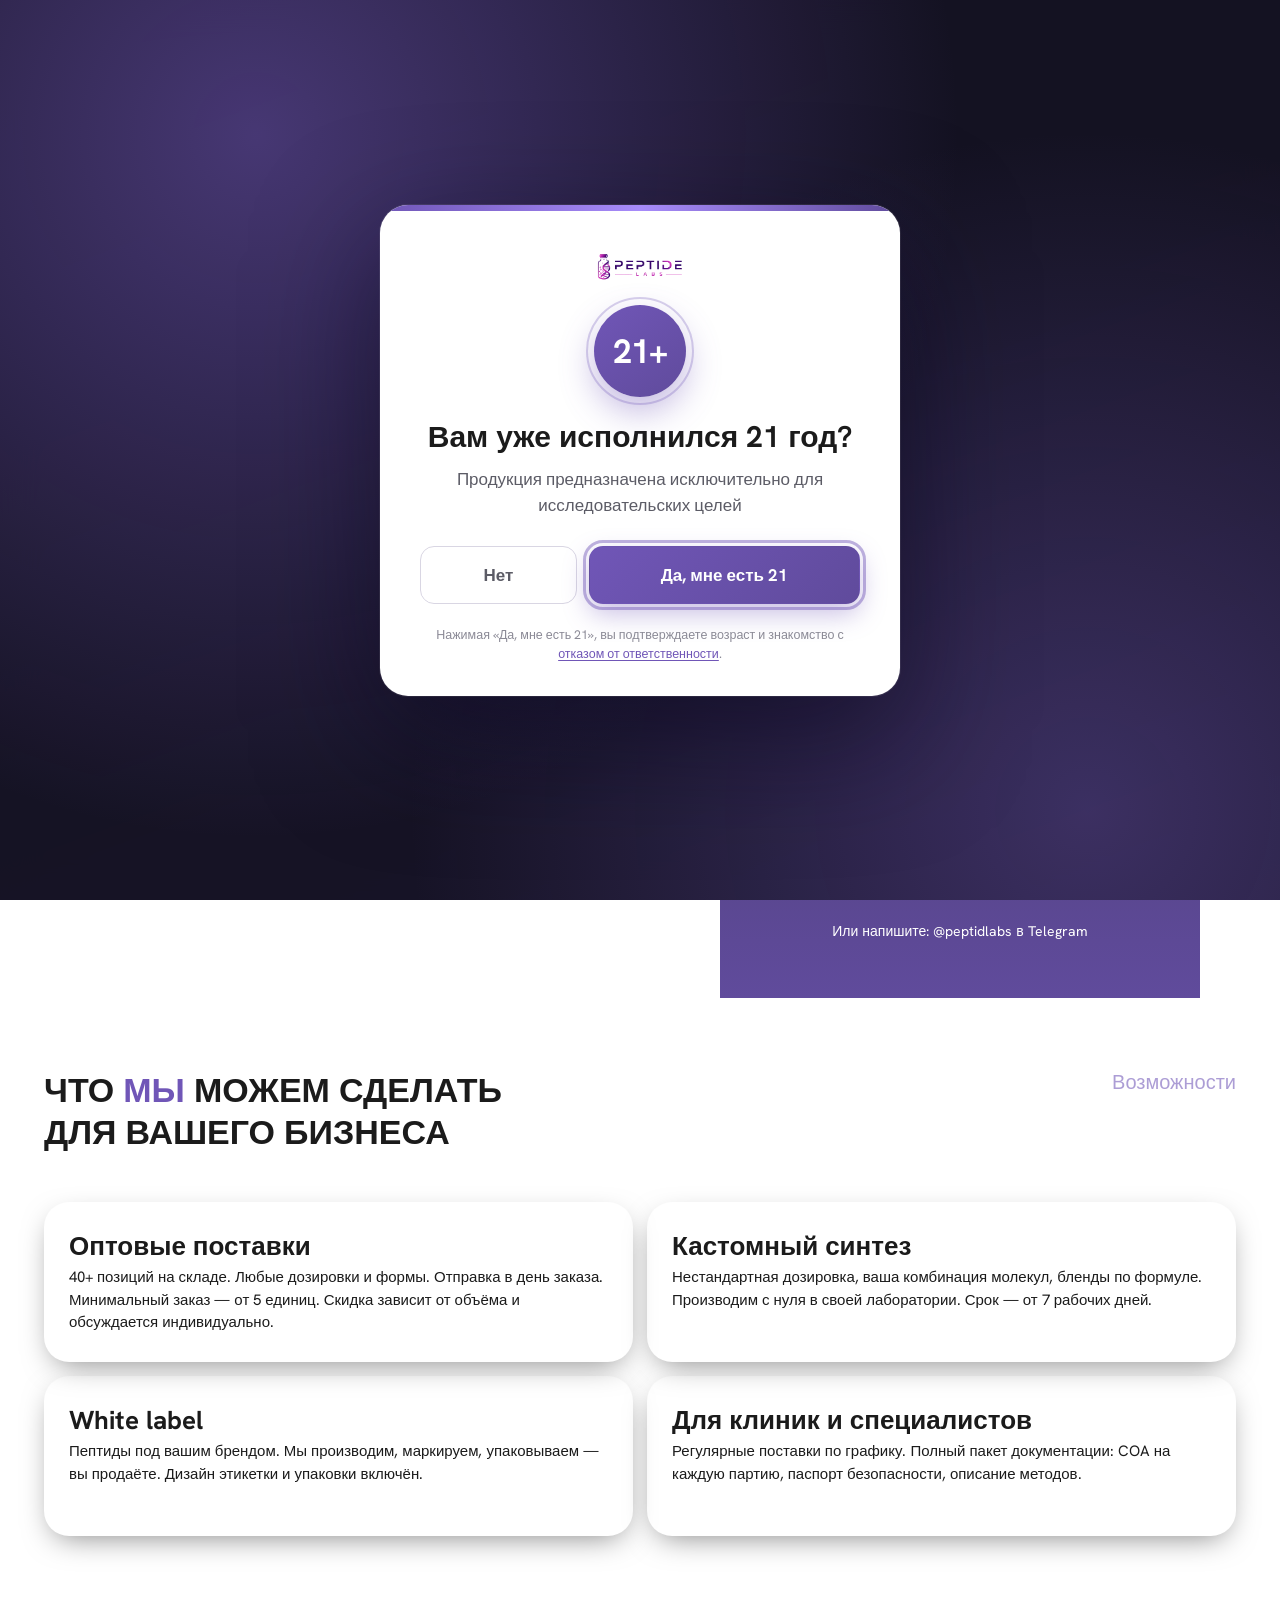
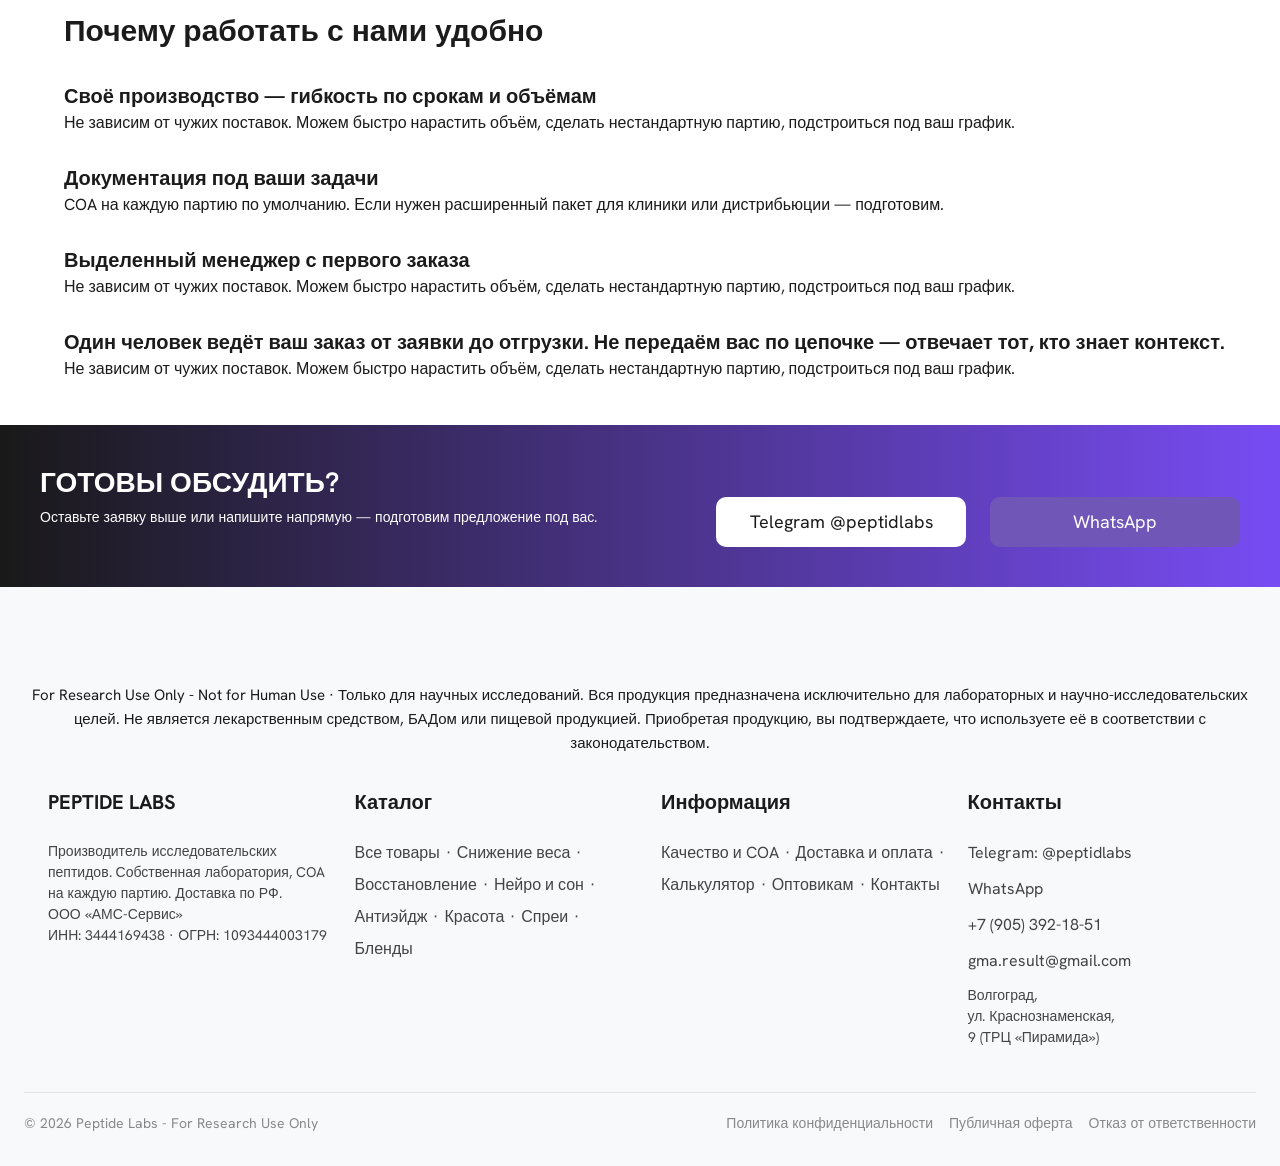
<file: business.html>
<!DOCTYPE html>
<html lang="ru">

<head>
  <meta charset="UTF-8">
  <meta name="viewport" content="width=device-width, initial-scale=1.0">

  <!-- SEO основное -->
  <title>Пептиды оптом | White label и кастомный синтез — Peptide Labs</title>
  <meta name="description"
    content="Оптовые поставки исследовательских пептидов от производителя. Сотрудничество с клиниками и магазинами, white label, кастомный синтез. Полный пакет документов (COA).">
  <meta name="robots" content="index, follow">
  <link rel="icon" type="image/x-icon" href="src/hero/logo-favicon.png">
  <link rel="canonical" href="https://peptidelabs.ru/business.html">

  <!-- Open Graph -->
  <meta property="og:type" content="website">
  <meta property="og:url" content="https://peptidelabs.ru/business.html">
  <meta property="og:title" content="Пептиды оптом | White label и кастомный синтез — Peptide Labs">
  <meta property="og:description"
    content="Производство пептидов для вашего бизнеса. Оптовые поставки, white label, кастомные бленды. Каждая партия сопровождается паспортом качества.">
  <meta property="og:image" content="https://peptidelabs.ru/src/hero/wholesales-mobile-hero-image.webp">
  <meta property="og:locale" content="ru_RU">
  <meta property="og:site_name" content="Peptide Labs">

  <!-- Twitter Card -->
  <meta name="twitter:card" content="summary_large_image">
  <meta name="twitter:title" content="Пептиды оптом от производителя — Peptide Labs">
  <meta name="twitter:description"
    content="Оптовые поставки, white label и кастомный синтез. Полный контроль качества и документы для бизнеса.">
  <meta name="twitter:image" content="https://peptidelabs.ru/src/hero/wholesales-mobile-hero-image.webp">

  <link rel="preload" href="fonts/hanken-grotesk-400.woff2" as="font" type="font/woff2" crossorigin>
  <link rel="preload" href="style.css" as="style">
  <link rel="preload" href="css/legal.css" as="style">
  <link rel="stylesheet" href="style.css">
  <link rel="stylesheet" href="css/legal.css">

  <style>
    *, *::before, *::after { box-sizing: border-box; }
    html { -webkit-text-size-adjust: 100%; scroll-behavior: smooth; }
    body {
      margin: 0;
      font-family: 'Hanken Grotesk', -apple-system, BlinkMacSystemFont, 'Segoe UI', Roboto, Helvetica, Arial, sans-serif;
      font-size: 16px;
      line-height: 1.5;
      color: #1b1b1b;
      background-color: #ffffff;
    }
    img { max-width: 100%; height: auto; }
    a { color: inherit; text-decoration: none; }
    ul { list-style: none; padding: 0; margin: 0; }
  </style>

  <script src="js/legal.js"></script>

  <!-- JSON-LD: B2B Сервисы -->
  <script type="application/ld+json">
  {
    "@context": "https://schema.org",
    "@graph": [
      {
        "@type": "Organization",
        "name": "Peptide Labs",
        "url": "https://peptidelabs.ru",
        "logo": "https://peptidelabs.ru/src/hero/logo-image.webp",
        "contactPoint": {
          "@type": "ContactPoint",
          "telephone": "+7-905-392-18-51",
          "contactType": "wholesale",
          "email": "gma.result@gmail.com",
          "availableLanguage": "Russian"
        }
      },
      {
        "@type": "WebPage",
        "url": "https://peptidelabs.ru/business.html",
        "name": "Оптовые поставки пептидов и White Label",
        "description": "Специальные условия для клиник, магазинов и дистрибьюторов. Производство пептидов под вашим брендом."
      }
    ]
  }
  </script>
</head>

<body>
  <header class="header" id="header">
    <div class="container header__inner">
      <a class="logo" href="index.html" alt="Peptide Labs — на главную">
        <img src="src/hero/logo-image.webp" fetchpriority="high" alt="Peptide Labs Logo" class="logo__img" />
      </a>

      <nav class="nav" aria-label="Основная навигация">
        <ul class="nav__list">
          <li><a class="nav__link" href="catalog.html">Каталог</a></li>
          <li><a class="nav__link" href="about.html">О компании</a></li>
          <li><a class="nav__link" href="quality.html">Качество</a></li>
          <li><a class="nav__link" href="business.html">Оптовикам</a></li>
        </ul>
      </nav>

      <div class="header__actions">
        <button class="header__icon-btn" type="button" aria-label="Поиск по сайту">
          <img class="header__icon" src="src/hero/search-image.webp" alt="" width="56" height="56" />
        </button>

        <button class="header__icon-btn header__cart-btn" type="button" aria-label="Корзина">
          <img class="header__icon" src="src/hero/store-image.webp" alt="" width="56" height="56" />
          <span class="header__cart-badge" id="cart-count">0</span>
        </button>

        <div class="header__buttons">
          <a class="btn btn--primary" href="#search-peptides">Поиск<br>по пептидам</a>
          <a class="btn btn--primary" href="#contacts">Связаться</a>
        </div>

        <button class="burger" id="burger" type="button" aria-label="Открыть меню" aria-expanded="false"
          aria-controls="mobile-menu">
          <span class="burger__box" aria-hidden="true">
            <span class="burger__line"></span>
            <span class="burger__line"></span>
            <span class="burger__line"></span>
          </span>
        </button>
      </div>
    </div>

    <div class="mobile-menu" id="mobile-menu" hidden>
      <nav class="container" aria-label="Мобильная навигация">
        <ul class="mobile-menu__list">
          <li><a class="mobile-menu__link" href="catalog.html">Каталог</a></li>
          <li><a class="mobile-menu__link" href="about.html">О компании</a></li>
          <li><a class="mobile-menu__link" href="quality.html">Качество</a></li>
          <li><a class="mobile-menu__link" href="business.html">Оптовикам</a></li>
        </ul>
        <div class="mobile-menu__actions">
          <a class="btn btn--primary" href="#search-peptides">Поиск<br>по пептидам</a>
          <a class="btn btn--primary" href="#contacts">Связаться</a>
        </div>
      </nav>
    </div>
  </header>

  <section class="business__hero" id="hero">
    <div class="container business-hero__inner">
      <div class="business-hero__content">
        <img src="src/hero/wholesales-mobile-hero-image.webp" fetchpriority="high" alt="Hero"
          class="business-hero__mobile-image">
        <p class="business-hero__badge">Для бизнеса</p>
        <h1 class="business-hero__title">
          Пептиды от производителя <span>для вашего бизнеса</span>
        </h1>
        <p class="business-hero__desc">
          Работаем с клиниками, магазинами и дистрибьюторами. <br>Производим из своего сырья,
          контролируем качество, обеспечиваем документацией. Условия обсуждаем индивидуально.
        </p>

        <div class="business-actions">
          <article class="business-actions__card">
            <div class="business-actions__badge">1</div>
            <div class="business-actions__body">
              <h4 class="business-actions__title"><strong>Оставьте заявку</strong></h4>
              <p class="business-actions__desc">Расскажите, что нужно — менеджер ответит в течение 2 часов</p>
            </div>
          </article>

          <article class="business-actions__card">
            <div class="business-actions__badge">2</div>
            <div class="business-actions__body">
              <h4 class="business-actions__title">
                <a href="#offer-form" class="business-actions__link"><strong>Получите предложение</strong></a>
              </h4>
              <p class="business-actions__desc">Прайс, условия, сроки — всё под ваш запрос</p>
            </div>
          </article>

          <article class="business-actions__card">
            <div class="business-actions__badge">3</div>
            <div class="business-actions__body">
              <h4 class="business-actions__title"><strong>Начните работать</strong></h4>
              <p class="business-actions__desc">Регулярные поставки, выделенный менеджер, документация</p>
            </div>
          </article>
        </div>
      </div>
    </div>

    <form class="card__form" id="offer-form" novalidate>
      <div class="form__header">
        <h3 class="form__title">Получить предложение</h3>
        <p class="form__subtitle">Менеджер свяжется в течение 2 часов</p>
      </div>

      <div class="form__fields">
        <div class="form__field">
          <input class="input" type="text" id="name" name="name" required placeholder="Имя" />
        </div>

        <div class="form__field">
          <input class="input" type="text" id="company" name="company" placeholder="Компания или направление" />
        </div>

        <div class="form__field">
          <input class="input" type="text" id="contact" name="contact" required placeholder="Telegram или телефон" />
        </div>

        <div class="form__field">
          <textarea class="input input--textarea" id="details" name="details" rows="2"
            placeholder="Какие пептиды интересуют, примерный объём, формат сотрудничества"></textarea>
        </div>
      </div>

      <fieldset class="consent consent--on-dark" id="offer-consent">
        <legend class="consent__legend">Обязательные подтверждения</legend>
        <label class="consent__item">
          <input class="consent__input" type="checkbox" id="offer-consent-age" name="offer-consent-age" required>
          <span class="consent__text">Я подтверждаю, что мне исполнился 21 год</span>
        </label>
        <label class="consent__item">
          <input class="consent__input" type="checkbox" id="offer-consent-ruo" name="offer-consent-ruo" required>
          <span class="consent__text">Я ознакомлен(а) с тем, что продукция предназначена исключительно для
            исследовательских целей и не является лекарственным средством</span>
        </label>
        <label class="consent__item">
          <input class="consent__input" type="checkbox" id="offer-consent-offer" name="offer-consent-offer" required>
          <span class="consent__text">Я принимаю условия <a href="#offer" data-legal="offer">публичной оферты</a> и <a
              href="#privacy" data-legal="privacy">политики обработки данных</a></span>
        </label>
      </fieldset>

      <button class="btn btn--white" type="submit">Отправить заявку</button>

      <div class="form__footer">
        <p class="form__direct">
          Или напишите:
          <a class="form__link" href="https://t.me/peptidlabs" target="_blank" rel="noopener noreferrer">@peptidlabs</a>
          в Telegram
        </p>
        <p class="form__status" id="form-status" role="status" aria-live="polite"></p>
      </div>
    </form>
  </section>

  <section class="business-services" id="business-services">
    <div class="container business-services__inner">
      <div class="business-services__header">
        <h2 class="business-services__title">Что <span>мы</span> можем сделать <br>для вашего бизнеса</h2>
        <p class="catalog__tasks-desc">Возможности</p>
      </div>

      <div class="business-services__grid" id="business-services-grid">
        <article class="business-card">
          <div class="business-card__content">
            <div class="business-card__info">
              <img src="src/wholesale/wholesale-box-image.webp" alt="Оптовые поставки пептидов"
                class="wholesale-mobile-img" loading="lazy">
              <h3 class="business-card__title">Оптовые поставки</h3>
              <p class="business-card__desc">40+ позиций на складе. Любые дозировки и формы. Отправка в день заказа.
                Минимальный заказ — от 5 единиц.
                Скидка зависит от объёма и обсуждается индивидуально.</p>
            </div>
          </div>
        </article>

        <article class="business-card">
          <div class="business-card__content">
            <div class="business-card__info">
              <img src="src/wholesale/wholesale-custom-image.webp" alt="Кастомный синтез пептидов"
                class="wholesale-mobile-img" loading="lazy">
              <h3 class="business-card__title">Кастомный синтез</h3>
              <p class="business-card__desc">Нестандартная дозировка, ваша комбинация молекул, бленды по формуле.
                Производим с нуля в своей лаборатории.
                Срок — от 7 рабочих дней.</p>
            </div>
          </div>
        </article>

        <article class="business-card">
          <div class="business-card__content">
            <div class="business-card__info">
              <img src="src/wholesale/wholesale-flask-image.webp" alt="White label пептидов"
                class="wholesale-mobile-img" loading="lazy">
              <h3 class="business-card__title">White label</h3>
              <p class="business-card__desc">Пептиды под вашим брендом. Мы производим, маркируем, упаковываем — вы
                продаёте. Дизайн этикетки и упаковки включён.</p>
            </div>
          </div>
        </article>

        <article class="business-card">
          <div class="business-card__content">
            <div class="business-card__info">
              <img src="src/wholesale/wholesale-med-image.webp" alt="Пептиды для клиник и специалистов"
                class="wholesale-mobile-img" loading="lazy">
              <h3 class="business-card__title">Для клиник и специалистов</h3>
              <p class="business-card__desc">Регулярные поставки по графику. Полный пакет документации: COA на каждую
                партию,
                паспорт безопасности, описание методов.</p>
            </div>
          </div>
        </article>
      </div>
    </div>
  </section>

  <section class="business__features" id="business__features">
    <div class="container business-features__inner">
      <h3 class="business-features__title">Почему работать с нами удобно</h3>
      <div class="business-features__content">

        <p class="business-features__card">
          <img src="src/wholesale/wholesale-shedule-image.webp" alt="Собственное производство"
            class="wholesale-mobile-img" loading="lazy">
          <strong>Своё производство — гибкость по срокам и объёмам</strong>
          <br class="desktop-br">Не зависим от чужих поставок. Можем быстро нарастить объём, сделать нестандартную
          партию, подстроиться под ваш график.
        </p>

        <p class="business-features__card">
          <img src="src/wholesale/wholesale-doc-image.webp" alt="Сертификаты и документы" class="wholesale-mobile-img"
            loading="lazy">
          <strong>Документация под ваши задачи</strong>
          <br class="desktop-br">COA на каждую партию по умолчанию. Если нужен расширенный пакет для клиники или
          дистрибьюции — подготовим.
        </p>

        <p class="business-features__card">
          <img src="src/wholesale/wholesale-person-image.webp" alt="Персональный менеджер" class="wholesale-mobile-img"
            loading="lazy">
          <strong>Выделенный менеджер с первого заказа</strong>
          <br class="desktop-br"> Не зависим от чужих поставок. Можем быстро нарастить объём, сделать нестандартную
          партию, подстроиться под ваш график.
        </p>

        <p class="business-features__card">
          <img src="src/wholesale/wholesale-corr-image.webp" alt="Поддержка заказов" class="wholesale-mobile-img"
            loading="lazy">
          <strong>Один человек ведёт ваш заказ от заявки до отгрузки. Не передаём вас по цепочке — отвечает тот, кто
            знает контекст.</strong>
          <br class="desktop-br">Не зависим от чужих поставок. Можем быстро нарастить объём, сделать нестандартную
          партию, подстроиться под ваш график.
        </p>

      </div>
    </div>
  </section>

  <section class="cta">
    <div class="container cta__inner">
      <div class="cta__content">
        <h2 class="cta__title">Готовы обсудить?</h2>
        <p class="cta__desc">Оставьте заявку выше или напишите напрямую — подготовим предложение под вас.
        </p>
      </div>
      <div class="business-cta__btns">
        <a class="btn btn--white" href="https://t.me/peptidlabs">Telegram @peptidlabs</a>
        <a class="btn btn--primary" href="#">WhatsApp</a>
      </div>
    </div>
  </section>

  <footer class="footer" id="footer">
    <div class="container footer__inner">

      <div class="footer__disclaimer">
        <p>For Research Use Only - Not for Human Use · Только для научных исследований. Вся продукция предназначена
          исключительно для лабораторных и научно-исследовательских целей. Не является лекарственным средством, БАДом
          или пищевой продукцией. Приобретая продукцию, вы подтверждаете, что используете её в соответствии с
          законодательством.</p>
      </div>

      <div class="footer__grid">

        <div class="footer__col">
          <h4 class="footer__title">PEPTIDE LABS</h4>
          <p class="footer__text">Производитель исследовательских пептидов. Собственная лаборатория, COA на каждую
            партию. Доставка по РФ.</p>
          <p class="footer__requisites">
            ООО «АМС-Сервис»<br>
            ИНН: 3444169438 · ОГРН: 1093444003179
          </p>
        </div>

        <div class="footer__col">
          <h4 class="footer__title">Каталог</h4>
          <ul class="footer__list footer__list--inline">
            <li><a href="catalog.html" class="footer__link">Все товары</a></li>
            <li><a href="catalog.html" class="footer__link">Снижение веса</a></li>
            <li><a href="catalog.html" class="footer__link">Восстановление</a></li>
            <li><a href="catalog.html" class="footer__link">Нейро и сон</a></li>
            <li><a href="catalog.html" class="footer__link">Антиэйдж</a></li>
            <li><a href="catalog.html" class="footer__link">Красота</a></li>
            <li><a href="catalog.html" class="footer__link">Спреи</a></li>
            <li><a href="catalog.html" class="footer__link">Бленды</a></li>
          </ul>
        </div>

        <div class="footer__col">
          <h4 class="footer__title">Информация</h4>
          <ul class="footer__list footer__list--inline">
            <li><a href="catalog.html" class="footer__link">Качество и COA</a></li>
            <li><a href="#" class="footer__link">Доставка и оплата</a></li>
            <li><a href="#calculator" class="footer__link">Калькулятор</a></li>
            <li><a href="business.html" class="footer__link">Оптовикам</a></li>
            <li><a href="#" class="footer__link">Контакты</a></li>
          </ul>
        </div>

        <div class="footer__col">
          <h4 class="footer__title">Контакты</h4>
          <ul class="footer__list">
            <li><a href="https://t.me/peptidlabs" target="_blank" rel="noopener noreferrer"
                class="footer__link">Telegram: @peptidlabs</a></li>
            <li><a href="https://wa.me/79053921851" target="_blank" rel="noopener noreferrer"
                class="footer__link">WhatsApp</a></li>
            <li><a href="tel:+79053921851" class="footer__link">+7 (905) 392-18-51</a></li>
            <li><a href="mailto:gma.result@gmail.com" class="footer__link">gma.result@gmail.com</a></li>
            <li class="footer__item-text">Волгоград, <br>ул. Краснознаменская, <br>9 (ТРЦ «Пирамида»)</li>
          </ul>
        </div>

      </div>

      <div class="footer__bottom">
        <p class="footer__copyright">© 2026 Peptide Labs - For Research Use Only</p>

        <div class="footer__legal">
          <a href="#privacy" class="footer__legal-link" data-legal="privacy">Политика конфиденциальности</a>
          <a href="#offer" class="footer__legal-link" data-legal="offer">Публичная оферта</a>
          <a href="#disclaimer" class="footer__legal-link" data-legal="disclaimer">Отказ от ответственности</a>
        </div>
      </div>

    </div>
  </footer>

  <script>
    const header = document.getElementById('header');

    const onScroll = () => {
      header.classList.toggle('is-scrolled', window.scrollY > 52);
    };

    requestAnimationFrame(onScroll);
    window.addEventListener('scroll', onScroll, { passive: true });
  </script>

  <script src="js/main.js" defer></script>
  <script src="js/catalog-render.js" defer></script>

  <!-- Шторка корзины -->
  <div class="cart-overlay" id="cart-overlay"></div>

  <!-- Панель корзины -->
  <aside class="cart-panel" id="cart-panel">
    <div class="cart-panel__header">
      <h2 class="cart-panel__title">Корзина</h2>
      <button class="cart-panel__close" id="cart-close" type="button">×</button>
    </div>
    <div class="cart-panel__body" id="cart-body"></div>
    <div class="cart-panel__footer">
      <div class="cart-panel__total-row">
        <span>Итого</span>
        <span><span id="cart-total">0</span> ₽</span>
      </div>
      <a href="business.html" id="cart-checkout" class="btn btn--primary cart-panel__checkout">ОФОРМИТЬ</a>
    </div>
  </aside>

  <!-- Поиск -->
  <div class="search-modal" id="search-modal">
    <div class="search-modal__inner">
      <div class="search-modal__bar">
        <input type="text" class="search-modal__input" id="search-input" placeholder="Поиск по каталогу..."
          autocomplete="off">
        <button class="search-modal__close" id="search-close" type="button">×</button>
      </div>
      <ul class="search-results" id="search-results"></ul>
    </div>
  </div>

  <!-- ══ МОДАЛКА ОФОРМЛЕНИЯ ЗАКАЗА ════════════════════════ -->
  <div class="order-modal" id="order-modal">
    <div class="order-modal__backdrop" id="order-modal-backdrop"></div>
    <div class="order-modal__inner">

      <div class="order-modal__header">
        <h2 class="order-modal__title">Оформление заказа</h2>
        <button class="order-modal__close" id="order-modal-close" type="button">×</button>
      </div>

      <form class="order-form" id="order-form" novalidate>

        <div class="order-form__fields">
          <div class="order-form__field">
            <input class="input" type="text" id="order-name" name="order-name" placeholder="Имя" required>
          </div>
          <div class="order-form__field">
            <input class="input" type="tel" id="order-phone" name="order-phone" placeholder="Номер телефона" required>
          </div>
          <div class="order-form__field">
            <input class="input" type="text" id="order-tg" name="order-tg" placeholder="@telegram (необязательно)">
          </div>
        </div>

        <!-- Состав из корзины — заполняется JS -->
        <div class="order-form__summary">
          <p class="order-form__summary-label">Состав заказа</p>
          <div class="order-form__items" id="order-items"></div>
          <div class="order-form__total-row">
            <span>Итого</span>
            <strong id="order-total-display">0 ₽</strong>
          </div>
        </div>

        <fieldset class="consent" id="order-consent">
          <legend class="consent__legend">Обязательные подтверждения</legend>
          <label class="consent__item">
            <input class="consent__input" type="checkbox" id="order-consent-age" name="order-consent-age" required>
            <span class="consent__text">Я подтверждаю, что мне исполнился 21 год</span>
          </label>
          <label class="consent__item">
            <input class="consent__input" type="checkbox" id="order-consent-ruo" name="order-consent-ruo" required>
            <span class="consent__text">Я ознакомлен(а) с тем, что продукция предназначена исключительно для
              исследовательских целей и не является лекарственным средством</span>
          </label>
          <label class="consent__item">
            <input class="consent__input" type="checkbox" id="order-consent-offer" name="order-consent-offer" required>
            <span class="consent__text">Я принимаю условия <a href="#offer" data-legal="offer">публичной оферты</a> и <a
                href="#privacy" data-legal="privacy">политики обработки данных</a></span>
          </label>
        </fieldset>

        <button class="btn btn--primary order-form__submit" type="submit">Отправить</button>

        <p class="order-form__status" id="order-form-status" role="status" aria-live="polite"></p>

      </form>
    </div>
  </div>

  <!-- ══ КАЛЬКУЛЯТОР ДОЗИРОВОК ════════════════════════════ -->
  <div class="calc-modal" id="calc-modal">
    <div class="calc-modal__backdrop" id="calc-modal-backdrop"></div>
    <div class="calc-modal__inner">

      <div class="calc-modal__header">
        <h2 class="calc-modal__title">Калькулятор дозировок</h2>
        <button class="calc-modal__close" id="calc-modal-close" type="button">×</button>
      </div>

      <div class="calc-modal__body">

        <!-- Пептид (full width) -->
        <div class="calc-field calc-field--full">
          <label class="calc-label" for="calc-peptide">Пептид</label>
          <select class="calc-select" id="calc-peptide">
            <option value="">— Выберите пептид —</option>
          </select>
        </div>

        <!-- Две колонки -->
        <div class="calc-grid" id="calc-grid" hidden>

          <!-- ─── Левая: Шприцы ─── -->
          <div class="calc-col">
            <p class="calc-step">1. Выберите объём шприца:</p>
            <div class="calc-syringes">
              <button class="calc-syringe-card is-active" data-ml="0.3" type="button">
                <img src="src/rewiews/syringe.webp" alt="" class="calc-syringe__img">
                <span class="calc-syringe__label">0.3 мл</span>
              </button>
              <button class="calc-syringe-card" data-ml="0.5" type="button">
                <img src="src/rewiews/syringe.webp" alt="" class="calc-syringe__img">
                <span class="calc-syringe__label">0.5 мл</span>
              </button>
              <button class="calc-syringe-card" data-ml="1" type="button">
                <img src="src/rewiews/syringe.webp" alt="" class="calc-syringe__img">
                <span class="calc-syringe__label">1 мл</span>
              </button>
            </div>
          </div>

          <!-- ─── Правая: Дозировка + вода + доза ─── -->
          <div class="calc-col">

            <div class="calc-block">
              <div class="calc-block__top">
                <p class="calc-step">2. Выберите количество пептида</p>
              </div>
              <div class="calc-chips" id="calc-dosage-chips"></div>
            </div>

            <div class="calc-block">
              <div class="calc-block__top">
                <p class="calc-step">3. Сколько бактериостатической воды вы добавляете?</p>
              </div>
              <div class="calc-chips" id="calc-water-chips"></div>
            </div>

            <div class="calc-block">
              <p class="calc-step">4. Разовая доза (<span id="calc-dose-unit">мкг</span>)</p>
              <input class="input" type="number" id="calc-dose" min="0.01" step="0.01">
            </div>

          </div>
        </div>

        <!-- Результат -->
        <div class="calc-results" id="calc-results" hidden>
          <p class="calc-result__line" id="calc-result-volume"></p>
          <p class="calc-result__line" id="calc-result-injections"></p>
          <p class="calc-result__warn" id="calc-result-warn" hidden></p>
          <div class="calc-result__actions">
            <a href="#" class="btn btn--primary calc-result__buy" id="calc-result-buy">Купить →</a>
            <a href="https://t.me/peptidelabs" target="_blank" rel="noopener noreferrer"
              class="btn calc-result__consult">Бесплатная консультация →</a>
          </div>
          <p class="calc-disclaimer">
            Калькулятор предназначен для информационных целей. Не является медицинской рекомендацией.
          </p>
        </div>

      </div>
    </div>
  </div>

  <!-- Скрипты -->
  <script src="js/cart.js" defer></script>
  <script src="js/search.js" defer></script>
  <script src="js/order.js" defer></script>
  <script src="js/form.js" defer></script>
  <script src="js/calc.js" defer></script>

</body>

</html>
</file>
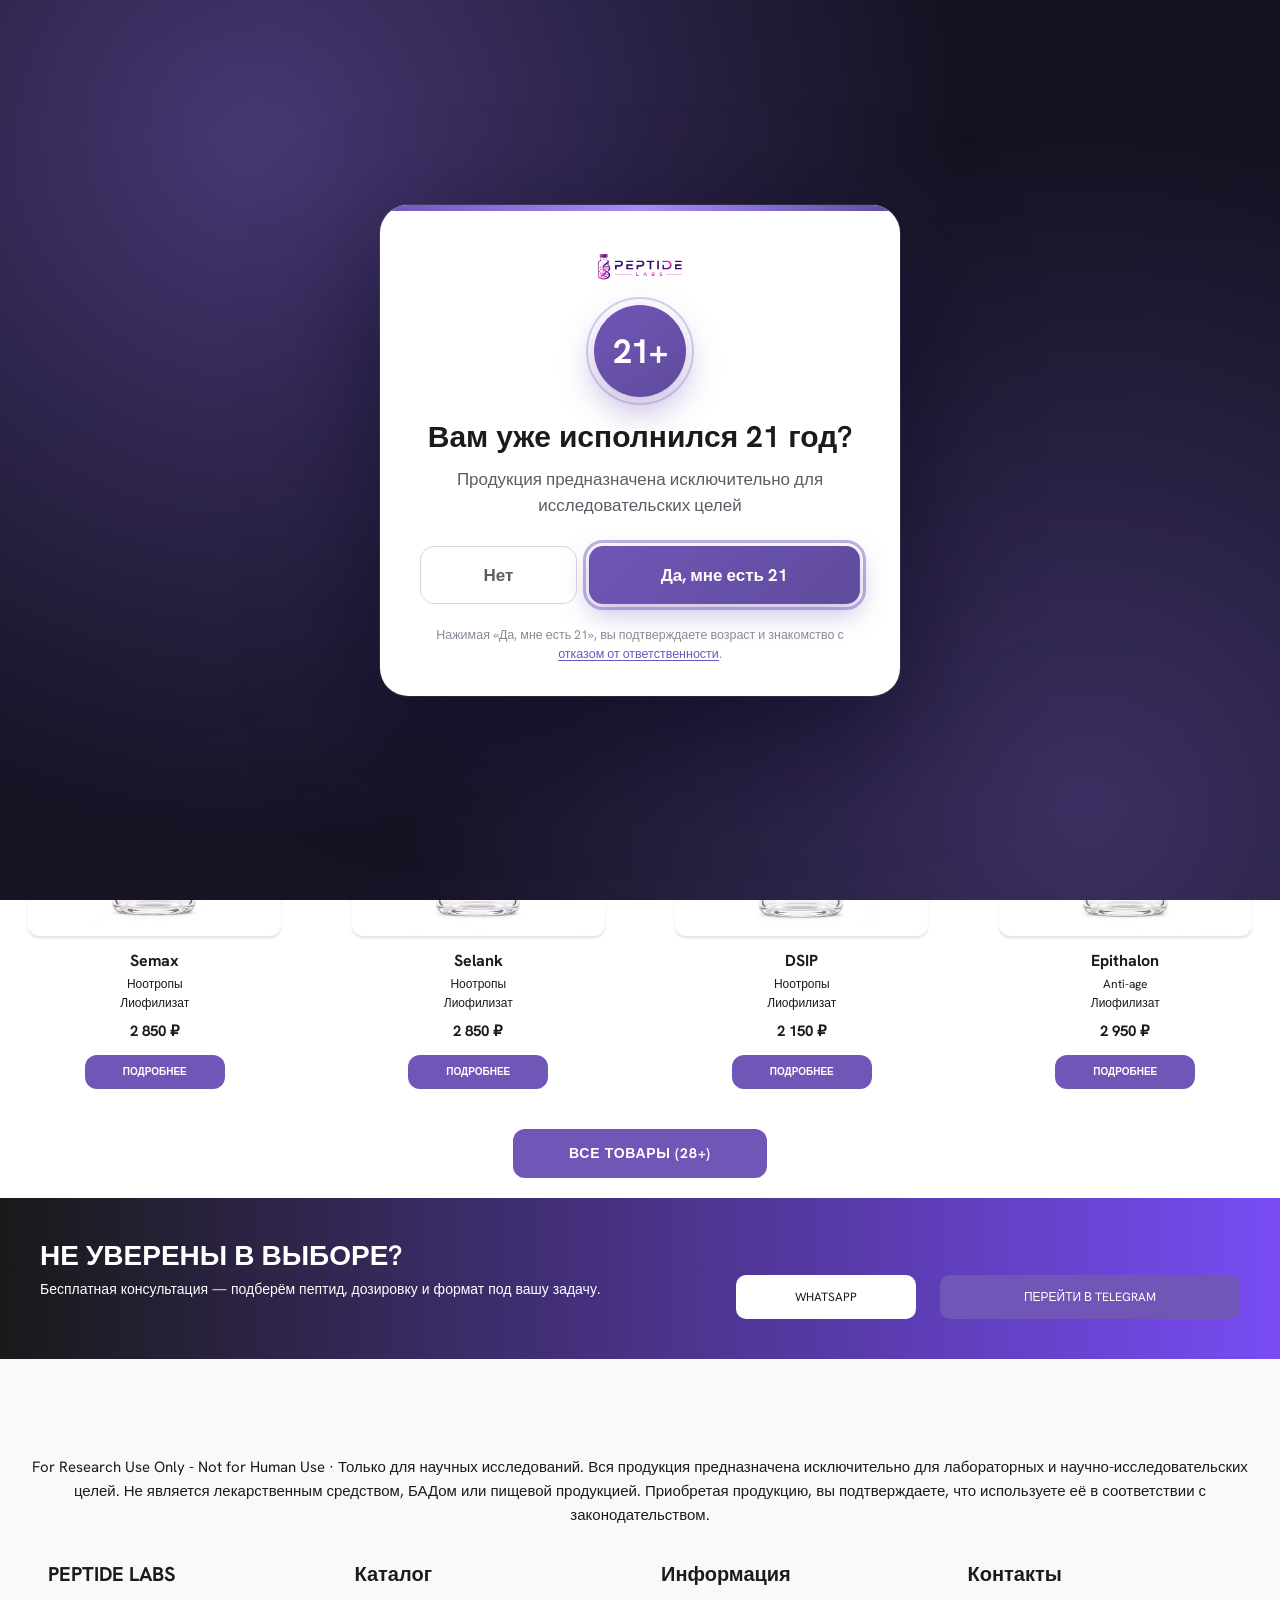
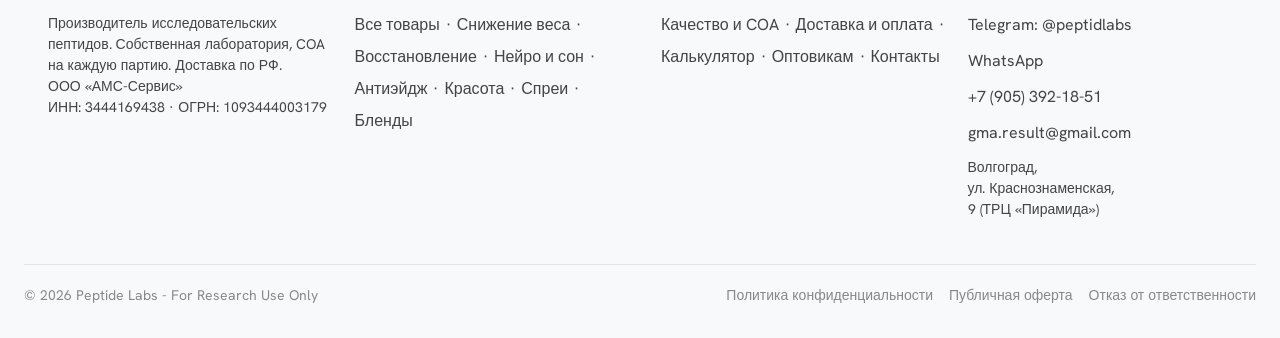
<file: catalog.html>
<!DOCTYPE html>
<html lang="ru">

<head>
  <meta charset="UTF-8">
  <meta name="viewport" content="width=device-width, initial-scale=1.0">

  <!-- SEO основное -->
  <title>Каталог пептидов | Купить от производителя — Peptide Labs</title>
  <meta name="description"
    content="Широкий выбор исследовательских пептидов: для восстановления, снижения веса, антиэйдж и нейро. Собственное производство, COA на каждую партию. Доставка по РФ.">
  <meta name="robots" content="index, follow">
  <link rel="icon" type="image/x-icon" href="src/hero/logo-favicon.png">
  <link rel="canonical" href="https://peptidelabs.ru/catalog.html">

  <!-- Open Graph -->
  <meta property="og:type" content="website">
  <meta property="og:url" content="https://peptidelabs.ru/catalog.html">
  <meta property="og:title" content="Каталог пептидов | Купить от производителя — Peptide Labs">
  <meta property="og:description"
    content="Более 40 молекул, спреи, бленды и лиофилизаты. Прямые поставки от российского производителя с лабораторным контролем качества.">
  <meta property="og:image" content="https://peptidelabs.ru/src/hero/quality-mobile-hero.webp">
  <meta property="og:locale" content="ru_RU">
  <meta property="og:site_name" content="Peptide Labs">

  <!-- Базовый favicon для браузеров -->
  <link rel="icon" href="/favicon.ico" sizes="any">
  <link rel="icon" type="image/png" sizes="32x32" href="src/hero/logo-favicon.png">
  <link rel="icon" type="image/png" sizes="16x16" href="src/hero/logo-favicon.png">

  <!-- Иконка для Safari на iPhone/iPad (при добавлении в закладки/экран «Домой») -->
  <link rel="apple-touch-icon" sizes="180x180" href="src/hero/logo-favicon.png">

  <!-- Манифест (если генератор выдал site.webmanifest) -->
  <link rel="manifest" href="/site.webmanifest">

  <!-- Twitter Card -->
  <meta name="twitter:card" content="summary_large_image">
  <meta name="twitter:title" content="Каталог пептидов от производителя — Peptide Labs">
  <meta name="twitter:description" content="Исследовательские пептиды, спреи и бленды с паспортами качества (COA).">
  <meta name="twitter:image" content="https://peptidelabs.ru/src/hero/quality-mobile-hero.webp">

  <link rel="preload" href="fonts/hanken-grotesk-400.woff2" as="font" type="font/woff2" crossorigin>
  <link rel="preload" href="style.css" as="style">
  <link rel="preload" href="css/legal.css" as="style">
  <link rel="stylesheet" href="style.css">
  <link rel="stylesheet" href="css/legal.css">

  <style>
    *, *::before, *::after { box-sizing: border-box; }
    html { -webkit-text-size-adjust: 100%; scroll-behavior: smooth; }
    body {
      margin: 0;
      font-family: 'Hanken Grotesk', -apple-system, BlinkMacSystemFont, 'Segoe UI', Roboto, Helvetica, Arial, sans-serif;
      font-size: 16px;
      line-height: 1.5;
      color: #1b1b1b;
      background-color: #ffffff;
    }
    img { max-width: 100%; height: auto; }
    a { color: inherit; text-decoration: none; }
    ul { list-style: none; padding: 0; margin: 0; }
  </style>

  <script src="js/legal.js"></script>

  <!-- JSON-LD: Страница каталога -->
  <script type="application/ld+json">
  {
    "@context": "https://schema.org",
    "@type": "CollectionPage",
    "name": "Каталог исследовательских пептидов — Peptide Labs",
    "description": "Полный ассортимент пептидов, спреев и блендов для исследований.",
    "url": "https://peptidelabs.ru/catalog.html",
    "publisher": {
      "@type": "Organization",
      "name": "Peptide Labs"
    }
  }
  </script>
</head>

<body>

  <header class="header" id="header">
    <div class="container header__inner">
      <a class="logo" href="index.html" aria-label="Peptide Labs — на главную">
        <img src="src/hero/logo-image.webp" fetchpriority="high" alt="Peptide Labs Logo" class="logo__img" />
      </a>
      <nav class="nav" aria-label="Основная навигация">
        <ul class="nav__list">
          <li><a class="nav__link" href="catalog.html">Каталог</a></li>
          <li><a class="nav__link" href="about.html">О компании</a></li>
          <li><a class="nav__link" href="quality.html">Качество</a></li>
          <li><a class="nav__link" href="business.html">Оптовикам</a></li>
        </ul>
      </nav>
      <div class="header__actions">
        <button class="header__icon-btn" type="button" aria-label="Поиск по сайту">
          <img class="header__icon" src="src/hero/search-image.webp" alt="" width="56" height="56" />
        </button>
        <button class="header__icon-btn header__cart-btn" type="button" aria-label="Корзина">
          <img class="header__icon" src="src/hero/store-image.webp" alt="" width="56" height="56" />
          <span class="header__cart-badge" id="cart-count">0</span>
        </button>
        <div class="header__buttons">
          <a class="btn btn--primary" href="#search-peptides">Поиск<br>по пептидам</a>
          <a class="btn btn--primary" href="#contacts">Связаться</a>
        </div>
        <button class="burger" id="burger" type="button" aria-label="Открыть меню" aria-expanded="false"
          aria-controls="mobile-menu">
          <span class="burger__box" aria-hidden="true">
            <span class="burger__line"></span>
            <span class="burger__line"></span>
            <span class="burger__line"></span>
          </span>
        </button>
      </div>
    </div>
    <div class="mobile-menu" id="mobile-menu" hidden>
      <nav class="container" aria-label="Мобильная навигация">
        <ul class="mobile-menu__list">
          <li><a class="mobile-menu__link" href="catalog.html">Каталог</a></li>
          <li><a class="mobile-menu__link" href="about.html">О компании</a></li>
          <li><a class="mobile-menu__link" href="quality.html">Качество</a></li>
          <li><a class="mobile-menu__link" href="business.html">Оптовикам</a></li>
        </ul>
        <div class="mobile-menu__actions">
          <a class="btn btn--primary" href="#search-peptides">Поиск<br>по пептидам</a>
          <a class="btn btn--primary" href="#contacts">Связаться</a>
        </div>
      </nav>
    </div>
  </header>

  <div class="disclaimer">
    <p>ТОЛЬКО ДЛЯ ИССЛЕДОВАТЕЛЬСКИХ ЦЕЛЕЙ • NOT FOR HUMAN USE • НЕ ЯВЛЯЕТСЯ ЛЕКАРСТВЕННЫМ СРЕДСТВОМ</p>
  </div>

  <!-- ══ КАТАЛОГ (виден по умолчанию) ══════════════════ -->
  <section class="catalog-section" id="catalog-section">
    <div class="catalog__content">
      <div class="peptides__catalog-switch">
        <ul class="peptides__catalog-tabs">
          <li class="peptides__catalog-item">
            <button type="button" class="peptides__tab-btn peptides__tab-btn--active">Все</button>
          </li>
          <li class="peptides__catalog-item">
            <button type="button" class="peptides__tab-btn">Похудение</button>
          </li>
          <li class="peptides__catalog-item">
            <button type="button" class="peptides__tab-btn">Восстановление</button>
          </li>
          <li class="peptides__catalog-item">
            <button type="button" class="peptides__tab-btn">Нейро и сон</button>
          </li>
          <li class="peptides__catalog-item">
            <button type="button" class="peptides__tab-btn">Антиэйдж</button>
          </li>
          <li class="peptides__catalog-item">
            <button type="button" class="peptides__tab-btn">Красота</button>
          </li>
          <li class="peptides__catalog-item">
            <button type="button" class="peptides__tab-btn">Спреи</button>
          </li>
          <li class="peptides__catalog-item">
            <button type="button" class="peptides__tab-btn">Бленды</button>
          </li>
        </ul>
      </div>
      <div class="peptides__catalog-grid">

      </div>
    </div>
    <div class="peptides__catalog-footer">
      <a href="#" class="peptides__btn-more"></a>
    </div>
  </section>

  <!-- ══ ДЕТАЛЬНАЯ СТРАНИЦА (скрыта по умолчанию) ══════ -->
  <section id="product-section" style="display:none;">
    <section class="catalog__hero">
      <div class="catalog-hero__inner" id="product-root"></div>
    </section>

    <nav class="product-tabs">
      <button class="product-tab" data-tab="description">Описание</button>
      <button class="product-tab" data-tab="research">Исследования</button>
      <button class="product-tab" data-tab="protocol">Протокол</button>
      <button class="product-tab" data-tab="storage">Хранение</button>
    </nav>

    <div class="tab-panels">
      <div id="tab-description" class="tab-panel"></div>
      <div id="tab-research" class="tab-panel"></div>
      <div id="tab-protocol" class="tab-panel"></div>
      <div id="tab-storage" class="tab-panel"></div>
      <div id="tab-reviews" class="tab-panel"></div>
    </div>

    <section id="frequently-bought" class="frequently-bought"></section>
  </section>

  <section class="cta">
    <div class="container cta__inner">
      <div class="cta__content">
        <h2 class="cta__title">Не уверены в выборе?</h2>
        <p class="cta__desc">Бесплатная консультация — подберём пептид,
          дозировку и формат под вашу задачу.</p>
      </div>
      <div class="cta__btns">
        <a class="btn btn--white" href="#">WHATSAPP</a>
        <a class="btn btn--primary" href="https://t.me/peptidlabs">ПЕРЕЙТИ В TELEGRAM</a>
      </div>
    </div>
  </section>

  <footer class="footer" id="footer">
    <div class="container footer__inner">

      <div class="footer__disclaimer">
        <p>For Research Use Only - Not for Human Use · Только для научных исследований. Вся продукция предназначена
          исключительно для лабораторных и научно-исследовательских целей. Не является лекарственным средством, БАДом
          или пищевой продукцией. Приобретая продукцию, вы подтверждаете, что используете её в соответствии с
          законодательством.</p>
      </div>

      <div class="footer__grid">

        <div class="footer__col">
          <h4 class="footer__title">PEPTIDE LABS</h4>
          <p class="footer__text">Производитель исследовательских пептидов. Собственная лаборатория, COA на каждую
            партию. Доставка по РФ.</p>
          <p class="footer__requisites">
            ООО «АМС-Сервис»<br>
            ИНН: 3444169438 · ОГРН: 1093444003179
          </p>
        </div>

        <div class="footer__col">
          <h4 class="footer__title">Каталог</h4>
          <ul class="footer__list footer__list--inline">
            <li><a href="catalog.html" class="footer__link">Все товары</a></li>
            <li><a href="catalog.html" class="footer__link">Снижение веса</a></li>
            <li><a href="catalog.html" class="footer__link">Восстановление</a></li>
            <li><a href="catalog.html" class="footer__link">Нейро и сон</a></li>
            <li><a href="catalog.html" class="footer__link">Антиэйдж</a></li>
            <li><a href="catalog.html" class="footer__link">Красота</a></li>
            <li><a href="catalog.html" class="footer__link">Спреи</a></li>
            <li><a href="catalog.html" class="footer__link">Бленды</a></li>
          </ul>
        </div>

        <div class="footer__col">
          <h4 class="footer__title">Информация</h4>
          <ul class="footer__list footer__list--inline">
            <li><a href="catalog.html" class="footer__link">Качество и COA</a></li>
            <li><a href="#" class="footer__link">Доставка и оплата</a></li>
            <li><a href="#calculator" class="footer__link">Калькулятор</a></li>
            <li><a href="business.html" class="footer__link">Оптовикам</a></li>
            <li><a href="#" class="footer__link">Контакты</a></li>
          </ul>
        </div>

        <div class="footer__col">
          <h4 class="footer__title">Контакты</h4>
          <ul class="footer__list">
            <li><a href="https://t.me/peptidlabs" target="_blank" rel="noopener noreferrer"
                class="footer__link">Telegram: @peptidlabs</a></li>
            <li><a href="https://wa.me/79053921851" target="_blank" rel="noopener noreferrer"
                class="footer__link">WhatsApp</a></li>
            <li><a href="tel:+79053921851" class="footer__link">+7 (905) 392-18-51</a></li>
            <li><a href="mailto:gma.result@gmail.com" class="footer__link">gma.result@gmail.com</a></li>
            <li class="footer__item-text">Волгоград, <br>ул. Краснознаменская, <br>9 (ТРЦ «Пирамида»)</li>
          </ul>
        </div>

      </div>

      <div class="footer__bottom">
        <p class="footer__copyright">© 2026 Peptide Labs - For Research Use Only</p>

        <div class="footer__legal">
          <a href="#privacy" class="footer__legal-link" data-legal="privacy">Политика конфиденциальности</a>
          <a href="#offer" class="footer__legal-link" data-legal="offer">Публичная оферта</a>
          <a href="#disclaimer" class="footer__legal-link" data-legal="disclaimer">Отказ от ответственности</a>
        </div>
      </div>

    </div>
  </footer>

  <script>
    const header = document.getElementById('header');
    const onScroll = () => header.classList.toggle('is-scrolled', window.scrollY > 52);
    requestAnimationFrame(onScroll);
    window.addEventListener('scroll', onScroll, { passive: true });
  </script>

  <script src="js/catalog.js" defer></script>
  <script src="js/catalog-render.js" defer></script>
  <script src="js/main.js" defer></script>

  <!-- Шторка корзины -->
  <div class="cart-overlay" id="cart-overlay"></div>

  <!-- Панель корзины -->
  <aside class="cart-panel" id="cart-panel">
    <div class="cart-panel__header">
      <h2 class="cart-panel__title">Корзина</h2>
      <button class="cart-panel__close" id="cart-close" type="button">×</button>
    </div>
    <div class="cart-panel__body" id="cart-body"></div>
    <div class="cart-panel__footer">
      <div class="cart-panel__total-row">
        <span>Итого</span>
        <span><span id="cart-total">0</span> ₽</span>
      </div>
      <a href="business.html" id="cart-checkout" class="btn btn--primary cart-panel__checkout">ОФОРМИТЬ</a>
    </div>
  </aside>

  <!-- Поиск -->
  <div class="search-modal" id="search-modal">
    <div class="search-modal__inner">
      <div class="search-modal__bar">
        <input type="text" class="search-modal__input" id="search-input" placeholder="Поиск по каталогу..."
          autocomplete="off">
        <button class="search-modal__close" id="search-close" type="button">×</button>
      </div>
      <ul class="search-results" id="search-results"></ul>
    </div>
  </div>

  <!-- ══ МОДАЛКА ОФОРМЛЕНИЯ ЗАКАЗА ════════════════════════ -->
  <div class="order-modal" id="order-modal">
    <div class="order-modal__backdrop" id="order-modal-backdrop"></div>
    <div class="order-modal__inner">

      <div class="order-modal__header">
        <h2 class="order-modal__title">Оформление заказа</h2>
        <button class="order-modal__close" id="order-modal-close" type="button">×</button>
      </div>

      <form class="order-form" id="order-form" novalidate>

        <div class="order-form__fields">
          <div class="order-form__field">
            <input class="input" type="text" id="order-name" name="order-name" placeholder="Имя" required>
          </div>
          <div class="order-form__field">
            <input class="input" type="tel" id="order-phone" name="order-phone" placeholder="Номер телефона" required>
          </div>
          <div class="order-form__field">
            <input class="input" type="text" id="order-tg" name="order-tg" placeholder="@telegram (необязательно)">
          </div>
        </div>

        <!-- Состав из корзины — заполняется JS -->
        <div class="order-form__summary">
          <p class="order-form__summary-label">Состав заказа</p>
          <div class="order-form__items" id="order-items"></div>
          <div class="order-form__total-row">
            <span>Итого</span>
            <strong id="order-total-display">0 ₽</strong>
          </div>
        </div>

        <fieldset class="consent" id="order-consent">
          <legend class="consent__legend">Обязательные подтверждения</legend>
          <label class="consent__item">
            <input class="consent__input" type="checkbox" id="order-consent-age" name="order-consent-age" required>
            <span class="consent__text">Я подтверждаю, что мне исполнился 21 год</span>
          </label>
          <label class="consent__item">
            <input class="consent__input" type="checkbox" id="order-consent-ruo" name="order-consent-ruo" required>
            <span class="consent__text">Я ознакомлен(а) с тем, что продукция предназначена исключительно для
              исследовательских целей и не является лекарственным средством</span>
          </label>
          <label class="consent__item">
            <input class="consent__input" type="checkbox" id="order-consent-offer" name="order-consent-offer" required>
            <span class="consent__text">Я принимаю условия <a href="#offer" data-legal="offer">публичной оферты</a> и <a
                href="#privacy" data-legal="privacy">политики обработки данных</a></span>
          </label>
        </fieldset>

        <button class="btn btn--primary order-form__submit" type="submit">Отправить</button>

        <p class="order-form__status" id="order-form-status" role="status" aria-live="polite"></p>

      </form>
    </div>
  </div>

  <!-- ══ КАЛЬКУЛЯТОР ДОЗИРОВОК ════════════════════════════ -->
  <div class="calc-modal" id="calc-modal">
    <div class="calc-modal__backdrop" id="calc-modal-backdrop"></div>
    <div class="calc-modal__inner">

      <div class="calc-modal__header">
        <h2 class="calc-modal__title">Калькулятор дозировок</h2>
        <button class="calc-modal__close" id="calc-modal-close" type="button">×</button>
      </div>

      <div class="calc-modal__body">

        <!-- Пептид (full width) -->
        <div class="calc-field calc-field--full">
          <label class="calc-label" for="calc-peptide">Пептид</label>
          <select class="calc-select" id="calc-peptide">
            <option value="">— Выберите пептид —</option>
          </select>
        </div>

        <!-- Две колонки -->
        <div class="calc-grid" id="calc-grid" hidden>

          <!-- ─── Левая: Шприцы ─── -->
          <div class="calc-col">
            <p class="calc-step">1. Выберите объём шприца:</p>
            <div class="calc-syringes">
              <button class="calc-syringe-card is-active" data-ml="0.3" type="button">
                <img src="src/rewiews/syringe.webp" alt="" class="calc-syringe__img">
                <span class="calc-syringe__label">0.3 мл</span>
              </button>
              <button class="calc-syringe-card" data-ml="0.5" type="button">
                <img src="src/rewiews/syringe.webp" alt="" class="calc-syringe__img">
                <span class="calc-syringe__label">0.5 мл</span>
              </button>
              <button class="calc-syringe-card" data-ml="1" type="button">
                <img src="src/rewiews/syringe.webp" alt="" class="calc-syringe__img">
                <span class="calc-syringe__label">1 мл</span>
              </button>
            </div>
          </div>

          <!-- ─── Правая: Дозировка + вода + доза ─── -->
          <div class="calc-col">

            <div class="calc-block">
              <div class="calc-block__top">
                <p class="calc-step">2. Выберите количество пептида</p>
              </div>
              <div class="calc-chips" id="calc-dosage-chips"></div>
            </div>

            <div class="calc-block">
              <div class="calc-block__top">
                <p class="calc-step">3. Сколько бактериостатической воды вы добавляете?</p>
              </div>
              <div class="calc-chips" id="calc-water-chips"></div>
            </div>

            <div class="calc-block">
              <p class="calc-step">4. Разовая доза (<span id="calc-dose-unit">мкг</span>)</p>
              <input class="input" type="number" id="calc-dose" min="0.01" step="0.01">
            </div>

          </div>
        </div>

        <!-- Результат -->
        <div class="calc-results" id="calc-results" hidden>
          <p class="calc-result__line" id="calc-result-volume"></p>
          <p class="calc-result__line" id="calc-result-injections"></p>
          <p class="calc-result__warn" id="calc-result-warn" hidden></p>
          <div class="calc-result__actions">
            <a href="#" class="btn btn--primary calc-result__buy" id="calc-result-buy">Купить →</a>
            <a href="https://t.me/peptidelabs" target="_blank" rel="noopener noreferrer"
              class="btn calc-result__consult">Бесплатная консультация →</a>
          </div>
          <p class="calc-disclaimer">
            Калькулятор предназначен для информационных целей. Не является медицинской рекомендацией.
          </p>
        </div>

      </div>
    </div>
  </div>

  <!-- Скрипты -->
  <script src="js/cart.js" defer></script>
  <script src="js/search.js" defer></script>
  <script src="js/order.js" defer></script>
  <script src="js/calc.js" defer></script>

</body>

</html>
</file>
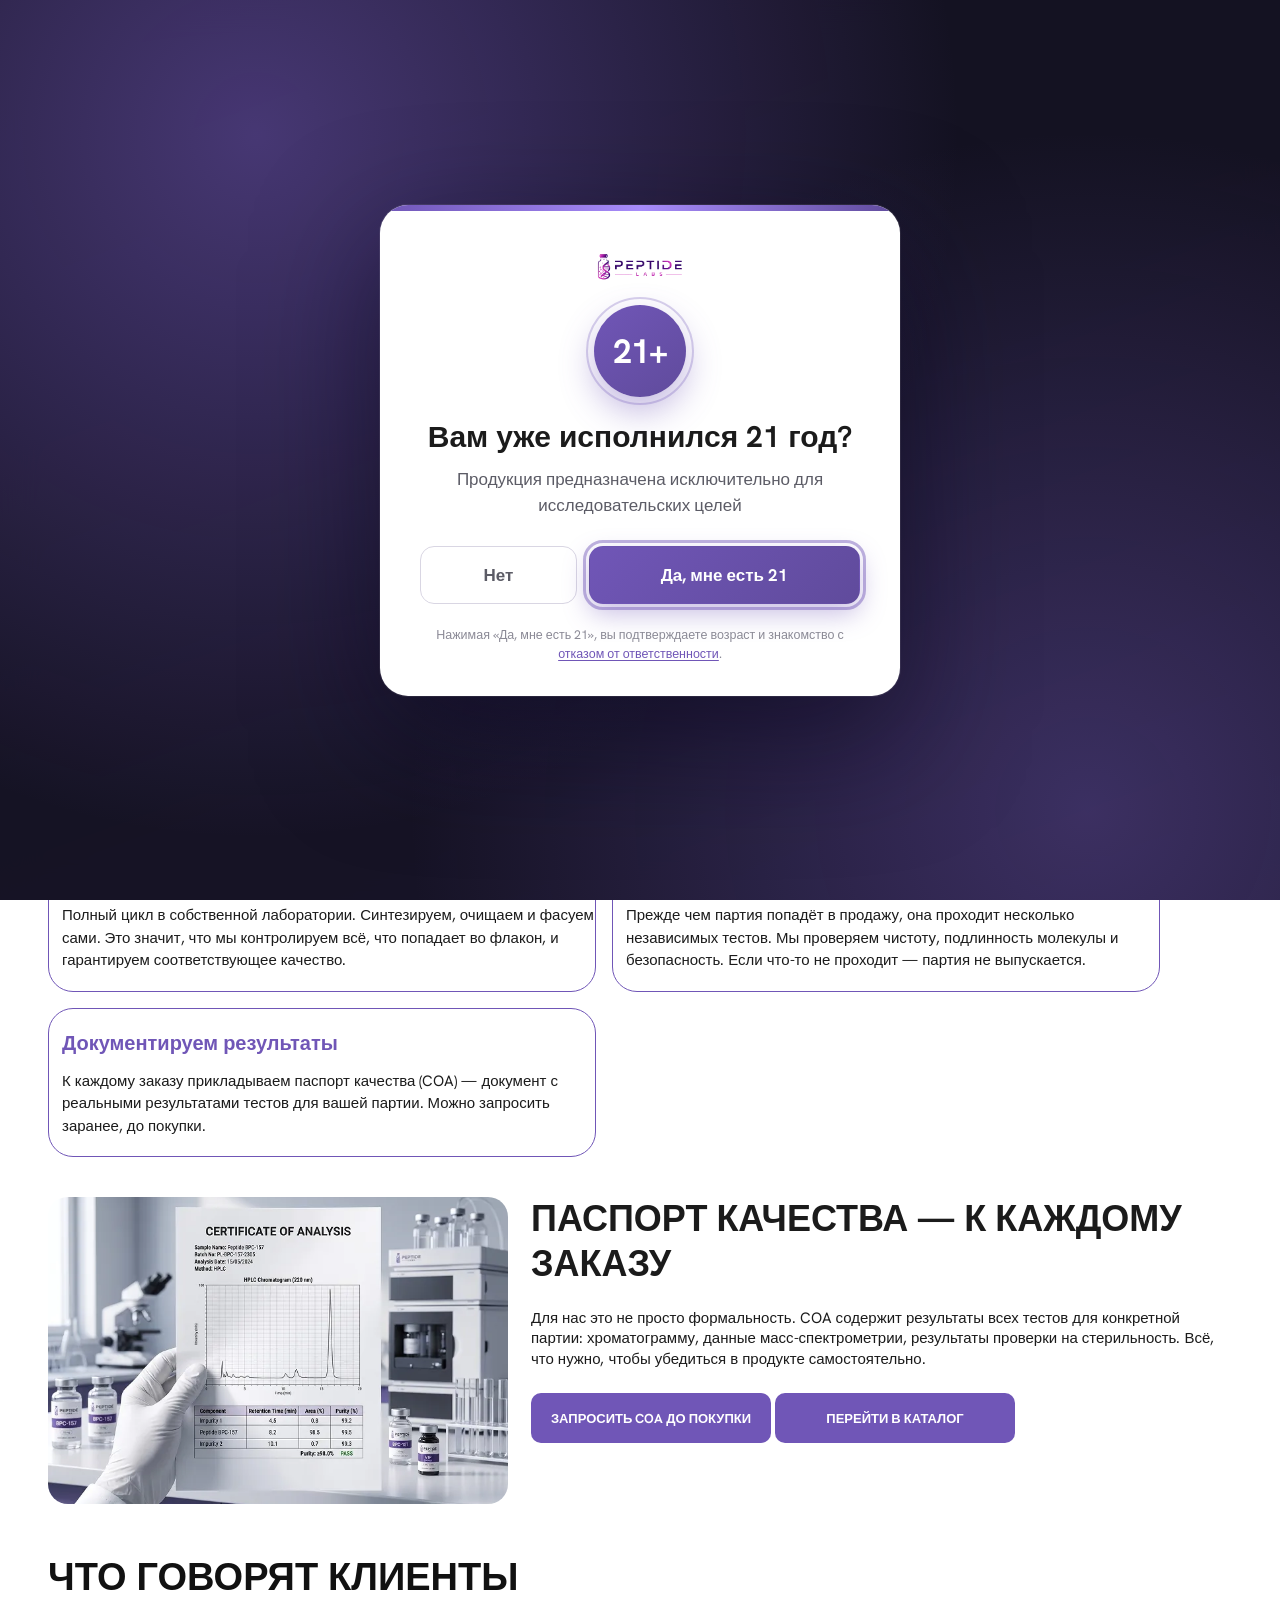
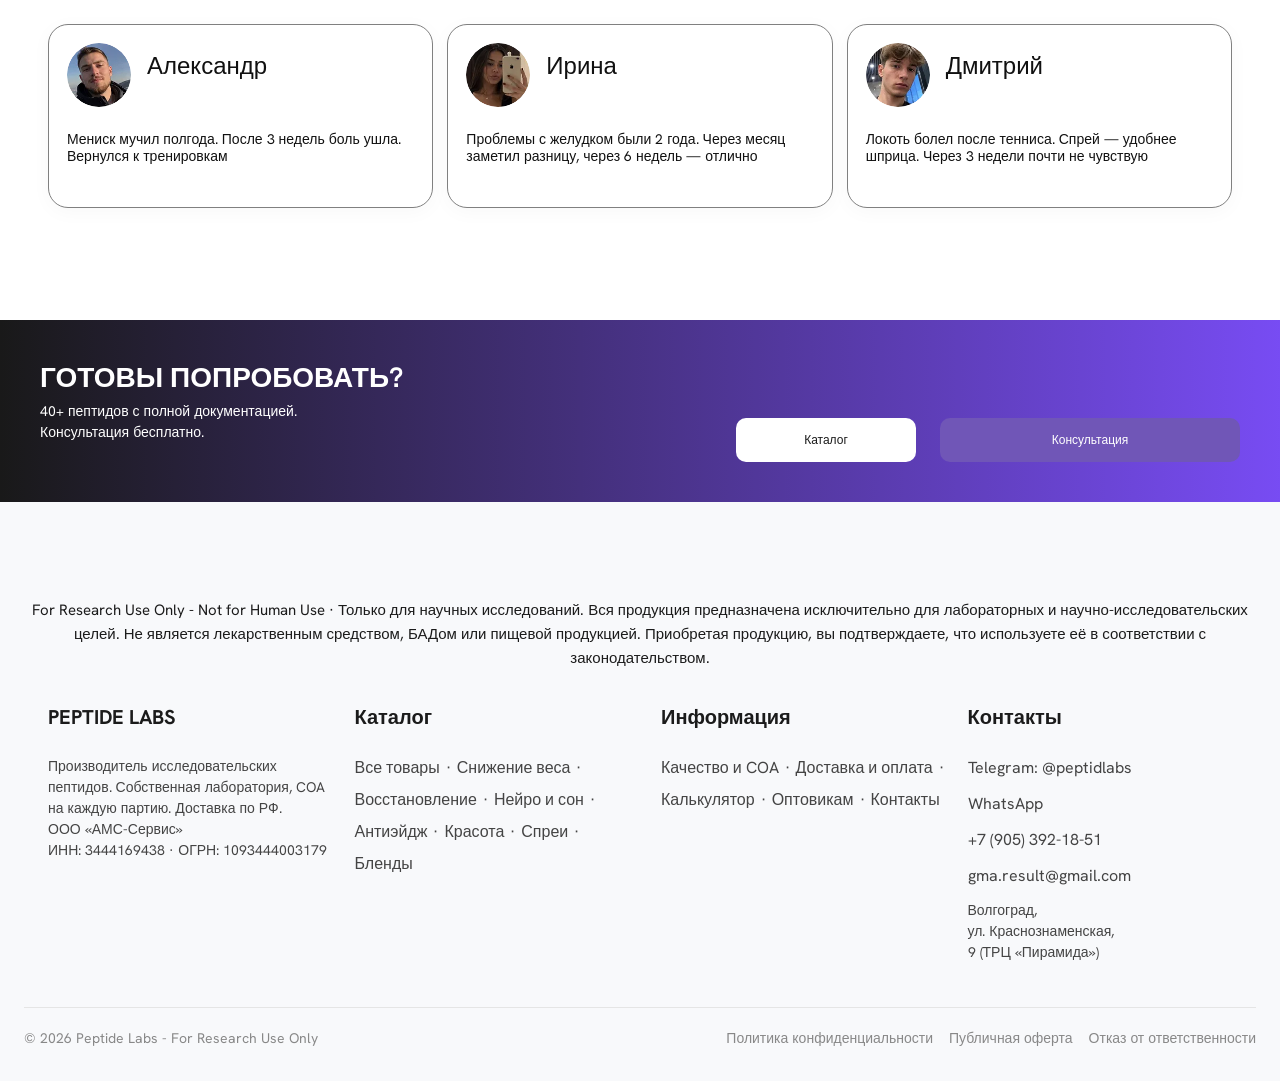
<file: quality.html>
<!DOCTYPE html>
<html lang="ru">

<head>
  <meta charset="UTF-8">
  <meta name="viewport" content="width=device-width, initial-scale=1.0">

  <!-- SEO основное -->
  <title>Качество и контроль производства | Peptide Labs</title>
  <meta name="description"
    content="Собственная лаборатория, полный цикл производства и паспорт качества (COA) к каждому заказу. Узнайте, как мы обеспечиваем чистоту и подлинность каждого пептида.">
  <meta name="robots" content="index, follow">
  <link rel="canonical" href="https://peptidelabs.ru/quality.html">

  <!-- Open Graph (соцсети, мессенджеры) -->
  <meta property="og:type" content="website">
  <meta property="og:url" content="https://peptidelabs.ru/quality.html">
  <meta property="og:title" content="Качество и контроль производства | Peptide Labs">
  <meta property="og:description"
    content="Полный цикл производства, независимые тесты и COA к каждому заказу. Производитель исследовательских пептидов с подтверждённым качеством.">
  <meta property="og:image" content="https://peptidelabs.ru/src/about/coa-image.webp">
  <meta property="og:locale" content="ru_RU">
  <meta property="og:site_name" content="Peptide Labs">

  <!-- Twitter Card -->
  <meta name="twitter:card" content="summary_large_image">
  <meta name="twitter:title" content="Качество и контроль производства | Peptide Labs">
  <meta name="twitter:description" content="Полный цикл производства, независимые тесты и COA к каждому заказу.">
  <meta name="twitter:image" content="https://peptidelabs.ru/src/about/coa-image.webp">

  <link rel="preload" href="fonts/hanken-grotesk-400.woff2" as="font" type="font/woff2" crossorigin>
  <link rel="preload" href="style.css" as="style">
  <link rel="preload" href="css/legal.css" as="style">
  <link rel="stylesheet" href="style.css">
  <link rel="stylesheet" href="css/legal.css">

  <style>
    *, *::before, *::after { box-sizing: border-box; }
    html { -webkit-text-size-adjust: 100%; scroll-behavior: smooth; }
    body {
      margin: 0;
      font-family: 'Hanken Grotesk', -apple-system, BlinkMacSystemFont, 'Segoe UI', Roboto, Helvetica, Arial, sans-serif;
      font-size: 16px;
      line-height: 1.5;
      color: #1b1b1b;
      background-color: #ffffff;
    }
    img { max-width: 100%; height: auto; }
    a { color: inherit; text-decoration: none; }
    ul { list-style: none; padding: 0; margin: 0; }
  </style>

  <script src="js/legal.js"></script>

  <!-- JSON-LD: Организация -->
  <script type="application/ld+json">
  {
    "@context": "https://schema.org",
    "@type": "Organization",
    "name": "Peptide Labs",
    "legalName": "ООО «АМС-Сервис»",
    "taxID": "3444169438",
    "url": "https://peptidelabs.ru",
    "logo": "https://peptidelabs.ru/src/hero/logo-image.webp",
    "telephone": "+7-905-392-18-51",
    "email": "gma.result@gmail.com",
    "address": {
      "@type": "PostalAddress",
      "addressLocality": "Волгоград",
      "streetAddress": "ул. Краснознаменская, 9",
      "addressCountry": "RU"
    },
    "sameAs": [
      "https://t.me/peptidelabs",
      "https://wa.me/79053921851"
    ]
  }
  </script>
</head>

<body>
  <header class="header" id="header">
    <div class="container header__inner">
      <a class="logo" href="index.html" alt="Peptide Labs — на главную">
        <img src="src/hero/logo-image.webp" alt="Peptide Labs Logo" class="logo__img" />
      </a>

      <nav class="nav" aria-label="Основная навигация">
        <ul class="nav__list">
          <li><a class="nav__link" href="catalog.html">Каталог</a></li>
          <li><a class="nav__link" href="about.html">О компании</a></li>
          <li><a class="nav__link" href="quality.html">Качество</a></li>
          <li><a class="nav__link" href="business.html">Оптовикам</a></li>
        </ul>
      </nav>

      <div class="header__actions">
        <button class="header__icon-btn" type="button" aria-label="Поиск по сайту">
          <img class="header__icon" src="src/hero/search-image.webp" alt="" width="56" height="56" />
        </button>

        <button class="header__icon-btn header__cart-btn" type="button" aria-label="Корзина">
          <img class="header__icon" src="src/hero/store-image.webp" alt="" width="56" height="56" />
          <span class="header__cart-badge" id="cart-count">0</span>
        </button>

        <div class="header__buttons">
          <a class="btn btn--primary" href="#search-peptides">Поиск<br>по пептидам</a>
          <a class="btn btn--primary" href="#contacts">Связаться</a>
        </div>

        <button class="burger" id="burger" type="button" aria-label="Открыть меню" aria-expanded="false"
          aria-controls="mobile-menu">
          <span class="burger__box" aria-hidden="true">
            <span class="burger__line"></span>
            <span class="burger__line"></span>
            <span class="burger__line"></span>
          </span>
        </button>
      </div>
    </div>

    <div class="mobile-menu" id="mobile-menu" hidden>
      <nav class="container" aria-label="Мобильная навигация">
        <ul class="mobile-menu__list">
          <li><a class="mobile-menu__link" href="catalog.html">Каталог</a></li>
          <li><a class="mobile-menu__link" href="about.html">О компании</a></li>
          <li><a class="mobile-menu__link" href="quality.html">Качество</a></li>
          <li><a class="mobile-menu__link" href="business.html">Оптовикам</a></li>
        </ul>
        <div class="mobile-menu__actions">
          <a class="btn btn--primary" href="#search-peptides">Поиск<br>по пептидам</a>
          <a class="btn btn--primary" href="#contacts">Связаться</a>
        </div>
      </nav>
    </div>
  </header>

  <section class="hero quality-hero" id="quality-hero">
    <div class="container quality-hero__inner">
      <div class="hero__content">
        <img src="src/hero/quality-mobile-hero.webp" alt="Hero" class="hero-mobile-img">
        <h1 class="quality-hero__title">МЫ ЗНАЕМ<br><span>ЧТО ВНУТРИ</span><br>КАЖДОГО ФЛАКОНА</h1>
        <p class="quality-hero__subtitles">Потому что производим сами — от сырья до готового продукта.<br>Каждая партия
          проходит лабораторный контроль, и результаты <br>мы готовы показать.</p>
      </div>
    </div>
  </section>

  <section class="quality__features">
    <div class="container quality-features__inner">
      <h1 class="quality-hero__title">Как мы обеспечиваем <span>качество</span></h1>
      <div class="quality-features__grid">

        <article class="quality__card">
          <h3 class="quality-features__title">Производим сами</h3>
          <p class="quality-feature__desc">Полный цикл в собственной лаборатории. Синтезируем, очищаем и фасуем сами.
            Это значит, что мы контролируем всё, что попадает во флакон, и гарантируем соответствующее качество.</p>
        </article>

        <article class="quality__card">
          <h3 class="quality-features__title">Проверяем каждую партию</h3>
          <p class="quality-feature__desc">Прежде чем партия попадёт в продажу, она проходит несколько независимых
            тестов.
            Мы проверяем чистоту, подлинность молекулы и безопасность. Если что-то не проходит — партия не выпускается.
          </p>
        </article>

        <article class="quality__card">
          <h3 class="quality-features__title">Документируем результаты</h3>
          <p class="quality-feature__desc">К каждому заказу прикладываем паспорт качества (COA) — документ с реальными
            результатами тестов для вашей партии.
            Можно запросить заранее, до покупки.</p>
        </article>
      </div>
    </div>
  </section>

  <section class="start__pack coa--pack" id="quality">
    <div class="container quality__inner">

      <div class="quality-content">
        <div class="quality__media">
          <img src="src/about/coa-image.webp" alt="COA" class="quality__img" loading="lazy" />
        </div>

        <div class="quality__info">
          <h2 class="quality__title">Паспорт качества — к каждому заказу</h2>
          <p class="quality__desc">
            Для нас это не просто формальность. COA содержит результаты всех тестов для конкретной партии:
            хроматограмму, данные масс-спектрометрии, результаты проверки на стерильность.
            Всё, что нужно, чтобы убедиться в продукте самостоятельно.
          </p>

          <div class="quality-cta">
            <a href="https://t.me/peptidlabs" class="btn quality__btn">Запросить COA до покупки</a>
            <a href="catalog.html" class="btn quality__btn">Перейти в каталог</a>
          </div>
        </div>
      </div>
    </div>
    </div>
  </section>

  <section class="reviews" id="reviews">
    <div class="container reviews__inner">

      <div class="reviews__header">
        <h2 class="reviews__title">Что говорят клиенты</h2>
      </div>

      <div class="reviews__grid">

        <!-- Отзыв 1 -->
        <article class="quality-review__card">
          <div class="quality-card__header">
            <img src="src/rewiews/reviews-imageA.webp" alt="Александр" class="quality-card__avatar" loading="lazy">
            <div class="quality-card__user">
              <h4 class="quality-card__name">Александр</h4>
            </div>
          </div>
          <p class="quality-card__text">Мениск мучил полгода. После 3 недель боль ушла. Вернулся к тренировкам</p>
        </article>

        <!-- Отзыв 2 -->
        <article class="quality-review__card">
          <div class="quality-card__header">
            <img src="src/rewiews/reviews-imageI.webp" alt="Ирина" class="quality-card__avatar" loading="lazy">
            <div class="quality-card__user">
              <h4 class="quality-card__name">Ирина</h4>
            </div>
          </div>
          <p class="quality-card__text">Проблемы с желудком были 2 года. Через месяц заметил разницу, через 6 недель —
            отлично</p>
        </article>

        <article class="quality-review__card">
          <div class="quality-card__header">
            <img src="src/rewiews/reviews-imageD.webp" alt="Дмитрий" class="quality-card__avatar" loading="lazy">
            <div class="quality-card__user">
              <h4 class="quality-card__name">Дмитрий</h4>
            </div>
          </div>
          <p class="quality-card__text">Локоть болел после тенниса.
            Спрей — удобнее шприца. Через 3 недели почти не чувствую</p>
        </article>

      </div>
    </div>
  </section>

  <section class="cta">
    <div class="container cta__inner">
      <div class="cta__content">
        <h2 class="cta__title">Готовы попробовать?</h2>
        <p class="cta__desc">40+ пептидов с полной документацией. <br>Консультация бесплатно.
        </p>
      </div>
      <div class="cta__btns">
        <a class="btn btn--white" href="catalog.html">Каталог</a>
        <a class="btn btn--primary" href="https://t.me/peptidlabs">Консультация</a>
      </div>
    </div>
  </section>

  <footer class="footer" id="footer">
    <div class="container footer__inner">

      <div class="footer__disclaimer">
        <p>For Research Use Only - Not for Human Use · Только для научных исследований. Вся продукция предназначена
          исключительно для лабораторных и научно-исследовательских целей. Не является лекарственным средством, БАДом
          или пищевой продукцией. Приобретая продукцию, вы подтверждаете, что используете её в соответствии с
          законодательством.</p>
      </div>

      <div class="footer__grid">

        <div class="footer__col">
          <h4 class="footer__title">PEPTIDE LABS</h4>
          <p class="footer__text">Производитель исследовательских пептидов. Собственная лаборатория, COA на каждую
            партию. Доставка по РФ.</p>
          <p class="footer__requisites">
            ООО «АМС-Сервис»<br>
            ИНН: 3444169438 · ОГРН: 1093444003179
          </p>
        </div>

        <div class="footer__col">
          <h4 class="footer__title">Каталог</h4>
          <ul class="footer__list footer__list--inline">
            <li><a href="catalog.html" class="footer__link">Все товары</a></li>
            <li><a href="catalog.html" class="footer__link">Снижение веса</a></li>
            <li><a href="catalog.html" class="footer__link">Восстановление</a></li>
            <li><a href="catalog.html" class="footer__link">Нейро и сон</a></li>
            <li><a href="catalog.html" class="footer__link">Антиэйдж</a></li>
            <li><a href="catalog.html" class="footer__link">Красота</a></li>
            <li><a href="catalog.html" class="footer__link">Спреи</a></li>
            <li><a href="catalog.html" class="footer__link">Бленды</a></li>
          </ul>
        </div>

        <div class="footer__col">
          <h4 class="footer__title">Информация</h4>
          <ul class="footer__list footer__list--inline">
            <li><a href="quality.html" class="footer__link">Качество и COA</a></li>
            <li><a href="#" class="footer__link">Доставка и оплата</a></li>
            <li><a href="#calculator" class="footer__link">Калькулятор</a></li>
            <li><a href="business.html" class="footer__link">Оптовикам</a></li>
            <li><a href="#footer" class="footer__link">Контакты</a></li>
          </ul>
        </div>

        <div class="footer__col">
          <h4 class="footer__title">Контакты</h4>
          <ul class="footer__list">
            <li><a href="https://t.me/peptidlabs" target="_blank" rel="noopener noreferrer"
                class="footer__link">Telegram: @peptidlabs</a></li>
            <li><a href="https://wa.me/79053921851" target="_blank" rel="noopener noreferrer"
                class="footer__link">WhatsApp</a></li>
            <li><a href="tel:+79053921851" class="footer__link">+7 (905) 392-18-51</a></li>
            <li><a href="mailto:gma.result@gmail.com" class="footer__link">gma.result@gmail.com</a></li>
            <li class="footer__item-text">Волгоград, <br>ул. Краснознаменская, <br>9 (ТРЦ «Пирамида»)</li>
          </ul>
        </div>

      </div>

      <div class="footer__bottom">
        <p class="footer__copyright">© 2026 Peptide Labs - For Research Use Only</p>

        <div class="footer__legal">
          <a href="#privacy" class="footer__legal-link" data-legal="privacy">Политика конфиденциальности</a>
          <a href="#offer" class="footer__legal-link" data-legal="offer">Публичная оферта</a>
          <a href="#disclaimer" class="footer__legal-link" data-legal="disclaimer">Отказ от ответственности</a>
        </div>
      </div>

    </div>
  </footer>

  <script>
    const header = document.getElementById('header');

    const onScroll = () => {
      header.classList.toggle('is-scrolled', window.scrollY > 52);
    };

    requestAnimationFrame(onScroll);
    window.addEventListener('scroll', onScroll, { passive: true });
  </script>

  <script src="js/main.js" defer></script>
  <script src="js/catalog-render.js" defer></script>

  <!-- Шторка корзины -->
  <div class="cart-overlay" id="cart-overlay"></div>

  <!-- Панель корзины -->
  <aside class="cart-panel" id="cart-panel">
    <div class="cart-panel__header">
      <h2 class="cart-panel__title">Корзина</h2>
      <button class="cart-panel__close" id="cart-close" type="button">×</button>
    </div>
    <div class="cart-panel__body" id="cart-body"></div>
    <div class="cart-panel__footer">
      <div class="cart-panel__total-row">
        <span>Итого</span>
        <span><span id="cart-total">0</span> ₽</span>
      </div>
      <a href="business.html" id="cart-checkout" class="btn btn--primary cart-panel__checkout">ОФОРМИТЬ</a>
    </div>
  </aside>

  <!-- Поиск -->
  <div class="search-modal" id="search-modal">
    <div class="search-modal__inner">
      <div class="search-modal__bar">
        <input type="text" class="search-modal__input" id="search-input" placeholder="Поиск по каталогу..."
          autocomplete="off">
        <button class="search-modal__close" id="search-close" type="button">×</button>
      </div>
      <ul class="search-results" id="search-results"></ul>
    </div>
  </div>

  <!-- ══ МОДАЛКА ОФОРМЛЕНИЯ ЗАКАЗА ════════════════════════ -->
  <div class="order-modal" id="order-modal">
    <div class="order-modal__backdrop" id="order-modal-backdrop"></div>
    <div class="order-modal__inner">

      <div class="order-modal__header">
        <h2 class="order-modal__title">Оформление заказа</h2>
        <button class="order-modal__close" id="order-modal-close" type="button">×</button>
      </div>

      <form class="order-form" id="order-form" novalidate>

        <div class="order-form__fields">
          <div class="order-form__field">
            <input class="input" type="text" id="order-name" name="order-name" placeholder="Имя" required>
          </div>
          <div class="order-form__field">
            <input class="input" type="tel" id="order-phone" name="order-phone" placeholder="Номер телефона" required>
          </div>
          <div class="order-form__field">
            <input class="input" type="text" id="order-tg" name="order-tg" placeholder="@telegram (необязательно)">
          </div>
        </div>

        <!-- Состав из корзины — заполняется JS -->
        <div class="order-form__summary">
          <p class="order-form__summary-label">Состав заказа</p>
          <div class="order-form__items" id="order-items"></div>
          <div class="order-form__total-row">
            <span>Итого</span>
            <strong id="order-total-display">0 ₽</strong>
          </div>
        </div>

        <fieldset class="consent" id="order-consent">
          <legend class="consent__legend">Обязательные подтверждения</legend>
          <label class="consent__item">
            <input class="consent__input" type="checkbox" id="order-consent-age" name="order-consent-age" required>
            <span class="consent__text">Я подтверждаю, что мне исполнился 21 год</span>
          </label>
          <label class="consent__item">
            <input class="consent__input" type="checkbox" id="order-consent-ruo" name="order-consent-ruo" required>
            <span class="consent__text">Я ознакомлен(а) с тем, что продукция предназначена исключительно для
              исследовательских целей и не является лекарственным средством</span>
          </label>
          <label class="consent__item">
            <input class="consent__input" type="checkbox" id="order-consent-offer" name="order-consent-offer" required>
            <span class="consent__text">Я принимаю условия <a href="#offer" data-legal="offer">публичной оферты</a> и <a
                href="#privacy" data-legal="privacy">политики обработки данных</a></span>
          </label>
        </fieldset>

        <button class="btn btn--primary order-form__submit" type="submit">Отправить</button>

        <p class="order-form__status" id="order-form-status" role="status" aria-live="polite"></p>

      </form>
    </div>
  </div>

  <!-- ══ КАЛЬКУЛЯТОР ДОЗИРОВОК ════════════════════════════ -->
  <div class="calc-modal" id="calc-modal">
    <div class="calc-modal__backdrop" id="calc-modal-backdrop"></div>
    <div class="calc-modal__inner">

      <div class="calc-modal__header">
        <h2 class="calc-modal__title">Калькулятор дозировок</h2>
        <button class="calc-modal__close" id="calc-modal-close" type="button">×</button>
      </div>

      <div class="calc-modal__body">

        <!-- Пептид (full width) -->
        <div class="calc-field calc-field--full">
          <label class="calc-label" for="calc-peptide">Пептид</label>
          <select class="calc-select" id="calc-peptide">
            <option value="">— Выберите пептид —</option>
          </select>
        </div>

        <!-- Две колонки -->
        <div class="calc-grid" id="calc-grid" hidden>

          <!-- ─── Левая: Шприцы ─── -->
          <div class="calc-col">
            <p class="calc-step">1. Выберите объём шприца:</p>
            <div class="calc-syringes">
              <button class="calc-syringe-card is-active" data-ml="0.3" type="button">
                <img src="src/rewiews/syringe.webp" alt="" class="calc-syringe__img">
                <span class="calc-syringe__label">0.3 мл</span>
              </button>
              <button class="calc-syringe-card" data-ml="0.5" type="button">
                <img src="src/rewiews/syringe.webp" alt="" class="calc-syringe__img">
                <span class="calc-syringe__label">0.5 мл</span>
              </button>
              <button class="calc-syringe-card" data-ml="1" type="button">
                <img src="src/rewiews/syringe.webp" alt="" class="calc-syringe__img">
                <span class="calc-syringe__label">1 мл</span>
              </button>
            </div>
          </div>

          <!-- ─── Правая: Дозировка + вода + доза ─── -->
          <div class="calc-col">

            <div class="calc-block">
              <div class="calc-block__top">
                <p class="calc-step">2. Выберите количество пептида</p>
              </div>
              <div class="calc-chips" id="calc-dosage-chips"></div>
            </div>

            <div class="calc-block">
              <div class="calc-block__top">
                <p class="calc-step">3. Сколько бактериостатической воды вы добавляете?</p>
              </div>
              <div class="calc-chips" id="calc-water-chips"></div>
            </div>

            <div class="calc-block">
              <p class="calc-step">4. Разовая доза (<span id="calc-dose-unit">мкг</span>)</p>
              <input class="input" type="number" id="calc-dose" min="0.01" step="0.01">
            </div>

          </div>
        </div>

        <!-- Результат -->
        <div class="calc-results" id="calc-results" hidden>
          <p class="calc-result__line" id="calc-result-volume"></p>
          <p class="calc-result__line" id="calc-result-injections"></p>
          <p class="calc-result__warn" id="calc-result-warn" hidden></p>
          <div class="calc-result__actions">
            <a href="#" class="btn btn--primary calc-result__buy" id="calc-result-buy">Купить →</a>
            <a href="https://t.me/peptidelabs" target="_blank" rel="noopener noreferrer"
              class="btn calc-result__consult">Бесплатная консультация →</a>
          </div>
          <p class="calc-disclaimer">
            Калькулятор предназначен для информационных целей. Не является медицинской рекомендацией.
          </p>
        </div>

      </div>
    </div>
  </div>

  <!-- Скрипты -->
  <script src="js/calc.js" defer></script>
  <script src="js/cart.js" defer></script>
  <script src="js/search.js" defer></script>
  <script src="js/order.js" defer></script>

</body>

</html>
</file>
<file: style.css>
@font-face {
  font-family: 'Hanken Grotesk';
  font-style: normal;
  font-weight: 400;
  font-display: swap;
  src: url('fonts/hanken-grotesk-400.woff2') format('woff2');
}

@font-face {
  font-family: 'Hanken Grotesk';
  font-style: normal;
  font-weight: 700;
  font-display: swap;
  src: url('fonts/hanken-grotesk-700.woff2') format('woff2');
}

:root {
  --color-primary: rgba(112, 86, 183, 1);
  --bg-white: #ffffff;
  --bg-black: rgba(27, 27, 27);
  --font-main: 'Hanken Grotesk', -apple-system, BlinkMacSystemFont, 'Segoe UI', Roboto, sans-serif;
}

html {
  scroll-behavior: smooth;
  scroll-padding-top: 88px;
  -webkit-text-size-adjust: 100%;
  scrollbar-width: none;
  -ms-overflow-style: none;
}

body {
  margin: 0;
  font-family: var(--font-main);
  font-size: 16px;
  line-height: 1.5;
  color: var(--bg-black);
  background-color: var(--bg-white);
  scrollbar-width: none;
  -ms-overflow-style: none;
}

/* Скрытие полосы прокрутки для всех экранов и браузеров */
html::-webkit-scrollbar,
body::-webkit-scrollbar,
*::-webkit-scrollbar {
  display: none !important;
  width: 0 !important;
  height: 0 !important;
}

.tab-panel {
  display: none;
}

.tab-panel--active {
  display: block;
}

span {
  color: var(--color-primary);
}

h2 {
  font-size: 72px;
  line-height: 1.23;
  font-weight: 700;
  text-transform: uppercase;
  color: var(--bg-black);
}

/* /////// Р‘Р°Р·РѕРІС‹Рµ СЃС‚РёР»Рё Рё СЃР±СЂРѕСЃ ///////// */
*,
*::before,
*::after {
  box-sizing: border-box;
  padding: 0;
  margin: 0;
  scrollbar-width: none;
  -ms-overflow-style: none;
}

li {
  white-space: nowrap;
  /* запрещает ломать текст на две строки */
  flex-shrink: 0;
  /* если родитель flex — запрещает сжимать пункт до 25px */
  width: auto;
  /* убирает жесткую фиксированную ширину, если она задана */
}

/* /////// Container ///////// */
/* Minimal utility вЂ“ sections use their own max-width centering.
   Breakpoints add horizontal padding here to prevent overflow-x. */
.container {
  width: 100%;
  box-sizing: border-box;
}

/* /////// РЁР°РїРєР° СЃР°Р№С‚Р° Рё РЅР°РІРёРіР°С†РёСЏ ///////// */

.btn,
.header__icon-btn,
.task-card__btn,
.product-card__btn,
.peptides__btn-more,
.start__pack-btn,
.reviews__btn,
.quiz__btn,
.calc__btn,
.faq__btn,
.social-promo__btn {
  transition: transform 0.2s ease, box-shadow 0.2s ease, opacity 0.2s ease,
    background-color 0.2s ease, color 0.2s ease;
}

.btn:hover,
.header__icon-btn:hover,
.task-card__btn:hover,
.product-card__btn:hover,
.peptides__btn-more:hover,
.start__pack-btn:hover,
.reviews__btn:hover,
.quiz__btn:hover,
.calc__btn:hover,
.faq__btn:hover,
.social-promo__btn:hover {
  transform: translateY(-2px);
  box-shadow: 0 8px 18px rgba(27, 27, 27, 0.14);
}

.header__icon-btn:hover {
  color: var(--color-primary);
  box-shadow: none;
}

.header__icon {
  transition: transform 0.2s ease;
}

.header__icon-btn:hover .header__icon {
  transform: scale(1.08);
}

.logo__img,
.feature-item__icon,
.task-card__bg,
.product-card__img,
.start__pack-img,
.about__img,
.review-card,
.quiz__img,
.calc__image {
  transition: transform 0.35s ease, filter 0.35s ease;
}

.logo:hover .logo__img,
.feature-item:hover .feature-item__icon,
.task-card:hover .task-card__bg,
.product-card:hover .product-card__img,
.start__pack-media:hover .start__pack-img,
.about__card:hover .about__img,
.review-card:hover,
.quiz__media:hover .quiz__img,
.calc__media:hover .calc__image {
  transform: scale(1.04);
}

html,
body {
  overflow-x: clip;
}

.header {
  position: sticky;
  top: 0;
  z-index: 1000;
  width: 100%;
  background-color: transparent;
  border-bottom: 1px solid #f0f0f0;
  margin: 0 auto;
  padding: 25px 100px 20px 18px;
  transition: background 0.35s ease, border-color 0.35s ease;
}

.header.is-scrolled {
  background: rgba(255, 255, 255, 0.82);
  backdrop-filter: blur(18px);
  -webkit-backdrop-filter: blur(18px);
  border-bottom-color: #e5e5e5;
  padding-top: 2px;
  padding-bottom: 0px;
  transition: background 0.35s ease, border-color 0.35s ease, padding-top 0.35s ease, padding-bottom 0.35s ease;
}

.header__inner {
  display: flex;
  align-items: center;
  justify-content: space-between;
  min-height: 0;
  height: auto;
  padding: 0;
  flex-wrap: nowrap;
}

.logo {
  display: flex;
  align-items: center;
  min-width: 0;
  margin-right: 38px;
  margin-left: 18px;
}

.logo__img {
  display: block;
  width: max(217px, 100%);
  height: auto;
  max-height: 103px;
  object-fit: contain;
}

.nav__list {
  display: flex;
  align-items: center;
  gap: 0;
  list-style: none;
  text-transform: uppercase;
}

.nav__list li:not(:last-child) {
  margin-right: 62px;
}

.nav__list li:nth-child(1) {
  margin-right: 60px;
}

.nav__list li:nth-child(2) {
  margin-right: 70px;
}

.nav {
  margin-right: 132px;
}

.nav__link {
  font-size: 16px;
  font-weight: 400;
  text-transform: uppercase;
  color: var(--bg-black);
  transition: opacity 0.2s ease;
  text-decoration: none;
}

.nav__link:hover {
  color: var(--color-primary);
}

.header__actions {
  display: flex;
  align-items: center;
  gap: 14px;
  flex-shrink: 0;
}

.header__icon-btn {
  background: transparent;
  border: none;
  outline: none;
  position: relative;
  display: flex;
  align-items: center;
  justify-content: center;
  width: 40px;
  height: 40px;
}

.header__icon {
  display: block;
  width: 40px;
  height: 40px;
  object-fit: contain;
  margin-right: 38px;
}

.header__cart-badge {
  position: absolute;
  top: 0;
  right: 0;
  min-width: 16px;
  height: 16px;
  padding: 0 4px;
  border-radius: 99px;
  background-color: var(--color-primary);
  color: var(--bg-white);
  font-size: 10px;
  font-weight: 700;
  line-height: 16px;
  text-align: center;
}

.header__buttons {
  display: flex;
  align-items: center;
  gap: 20px;
}

.btn {
  width: 171px;
  height: 61px;
  display: inline-flex;
  align-items: center;
  text-align: center;
  justify-content: center;
  border-radius: 14px;
  font-size: 16px;
  font-weight: 400;
  line-height: 1;
  transition: background-color 0.2s ease, transform 0.1s ease;
  text-decoration: none;
  white-space: pre-line;
  margin: 0;
}

.btn--primary {
  background-color: var(--color-primary);
  color: var(--bg-white);
}

.btn--primary:hover {
  background-color: #5e45a0;
}

.btn:active {
  transform: scale(0.98);
}

.burger {
  display: none;
  flex-direction: column;
  justify-content: space-between;
  width: 24px;
  height: 18px;
}

.burger__box {
  display: flex;
  flex-direction: column;
  justify-content: space-between;
  width: 100%;
  height: 100%;
}

.burger__line {
  width: 100%;
  height: 2px;
  background-color: var(--bg-black);
  border-radius: 2px;
}

@media (max-width: 992px) {

  .nav,
  .header__buttons {
    display: none;
  }

  .header__actions {
    margin-left: auto;
  }

  .burger {
    display: flex;
  }
}

@media (max-width: 480px) {
  .logo {
    min-width: 0;
    flex: 1 1 auto;
  }

  .logo__img {
    width: min(240px, 100%);
  }

  .header__actions {
    gap: 8px;
  }
}

/* == ����� ============================================== */
.search-modal {
  position: fixed;
  inset: 0;
  z-index: 1002;
  background: rgba(0, 0, 0, 0.5);
  display: none;
  /* ������ ������� */
  align-items: flex-start;
  justify-content: center;
  padding-top: 100px;
  opacity: 0;
  transition: opacity 0.25s ease;
}

.search-modal.is-open {
  display: flex;
  /* ���������� ������ ��� �������� */
  opacity: 1;
}

.search-modal__inner {
  background: #fff;
  border-radius: 16px;
  width: 100%;
  max-width: 680px;
  overflow: hidden;
  box-shadow: 0 20px 60px rgba(0, 0, 0, 0.15);
}

.search-modal__bar {
  display: flex;
  align-items: center;
  gap: 12px;
  padding: 16px 20px;
  border-bottom: 1px solid #f0f0f0;
}

.search-modal__input {
  flex: 1;
  border: none;
  outline: none;
  font-size: 18px;
  color: #111;
  background: transparent;
}

.search-modal__close {
  background: none;
  border: none;
  font-size: 26px;
  color: #aaa;
  cursor: pointer;
  line-height: 1;
  padding: 4px 8px;
  transition: color 0.2s;
}

.search-modal__close:hover {
  color: #111;
}

.search-results {
  list-style: none;
  margin: 0;
  padding: 0;
  max-height: 420px;
  overflow-y: auto;
}

.search-result__link {
  display: flex;
  align-items: center;
  gap: 14px;
  padding: 12px 20px;
  text-decoration: none;
  color: #111;
  transition: background 0.15s;
}

.search-result__link:hover {
  background: #f8f8f8;
}

.search-result__img {
  width: 52px;
  height: 52px;
  object-fit: contain;
  border-radius: 8px;
  background: #f5f5f5;
  flex-shrink: 0;
}

.search-result__name {
  font-size: 15px;
  font-weight: 600;
  margin: 0 0 2px;
}

.search-result__cat {
  font-size: 13px;
  color: #888;
  margin: 0;
}

.search-result--empty {
  padding: 24px 20px;
  text-align: center;
  color: #aaa;
  font-size: 15px;
  list-style: none;
}

/* == ������� ============================================= */
.cart-overlay {
  position: fixed;
  inset: 0;
  background: rgba(0, 0, 0, 0.4);
  z-index: 1000;
  display: none;
  /* ������ ������� */
  opacity: 0;
  transition: opacity 0.3s ease;
}

.cart-overlay.is-visible {
  display: block;
  /* ���������� ������ ��� �������� */
  opacity: 1;
}

.cart-panel {
  position: fixed;
  top: 0;
  right: 0;
  bottom: 0;
  width: 420px;
  max-width: 100%;
  background: #fff;
  z-index: 1001;
  display: flex;
  flex-direction: column;
  transform: translateX(100%);
  visibility: hidden;
  pointer-events: none;
  box-shadow: none;
  transition: transform 0.35s cubic-bezier(0.4, 0, 0.2, 1), visibility 0.35s;
}

.cart-panel.is-open {
  transform: translateX(0);
  visibility: visible;
  pointer-events: auto;
  box-shadow: -8px 0 48px rgba(0, 0, 0, 0.12);
}

.cart-panel__header {
  display: flex;
  justify-content: space-between;
  align-items: center;
  padding: 24px 24px 16px;
  border-bottom: 1px solid #f0f0f0;
  flex-shrink: 0;
}

.cart-panel__title {
  font-size: 22px;
  font-weight: 700;
  margin: 0;
}

.cart-panel__close {
  background: none;
  border: none;
  font-size: 30px;
  color: #aaa;
  cursor: pointer;
  line-height: 1;
  padding: 0 6px;
  transition: color 0.2s;
}

.cart-panel__close:hover {
  color: #111;
}

.cart-panel__body {
  flex: 1;
  overflow-y: auto;
  padding: 16px 24px;
  display: flex;
  flex-direction: column;
  gap: 16px;
}

.cart-empty {
  text-align: center;
  color: #aaa;
  font-size: 16px;
  padding: 60px 0;
  margin: auto;
}

.cart-item {
  display: flex;
  gap: 12px;
  align-items: flex-start;
  padding-bottom: 16px;
  border-bottom: 1px solid #f5f5f5;
  position: relative;
}

.cart-item__img {
  width: 72px;
  height: 72px;
  object-fit: contain;
  border-radius: 10px;
  background: #f9f9f9;
  flex-shrink: 0;
}

.cart-item__info {
  flex: 1;
  min-width: 0;
}

.cart-item__name {
  font-size: 14px;
  font-weight: 600;
  margin: 0 20px 2px 0;
  white-space: nowrap;
  overflow: hidden;
  text-overflow: ellipsis;
}

.cart-item__dosage {
  font-size: 12px;
  color: #888;
  margin: 0 0 8px;
}

.cart-item__row {
  display: flex;
  align-items: center;
  justify-content: space-between;
}

.cart-item__counter {
  display: flex;
  align-items: center;
  gap: 10px;
}

.cart-item__minus,
.cart-item__plus {
  background: #f0f0f0;
  border: none;
  border-radius: 6px;
  width: 28px;
  height: 28px;
  font-size: 18px;
  cursor: pointer;
  display: flex;
  align-items: center;
  justify-content: center;
  transition: background 0.15s;
}

.cart-item__minus:hover,
.cart-item__plus:hover {
  background: #e0e0e0;
}

.cart-item__qty {
  font-size: 15px;
  font-weight: 600;
  min-width: 20px;
  text-align: center;
}

.cart-item__price {
  font-size: 15px;
  font-weight: 700;
  white-space: nowrap;
}

.cart-item__remove {
  position: absolute;
  top: 0;
  right: 0;
  background: none;
  border: none;
  font-size: 20px;
  color: #ccc;
  cursor: pointer;
  padding: 0 4px;
  transition: color 0.2s;
  line-height: 1;
}

.cart-item__remove:hover {
  color: #555;
}

.cart-panel__footer {
  padding: 16px 24px 28px;
  border-top: 1px solid #f0f0f0;
  flex-shrink: 0;
}

.cart-panel__total-row {
  display: flex;
  justify-content: space-between;
  font-size: 18px;
  font-weight: 700;
  margin-bottom: 16px;
}

.cart-panel__checkout {
  width: 100%;
  height: 52px;
  display: flex;
  align-items: center;
  justify-content: center;
  font-size: 15px;
  border-radius: 12px;
  text-decoration: none;
}

/* == MOBILE ============================================== */
@media (max-width: 768px) {
  .cart-panel {
    width: 100%;
  }

  .search-modal {
    padding-top: 0;
    align-items: flex-end;
  }

  .search-modal__inner {
    border-radius: 20px 20px 0 0;
    max-width: 100%;
  }

  .search-modal__input {
    font-size: 16px;
  }

  .search-results {
    max-height: 55vh;
  }
}

.footer {
  width: 100%;
  background-color: #f8f9fb;
  padding: 64px 0 32px 0;
  color: var(--bg-black, #111);
}

.footer__inner {
  display: flex;
  flex-direction: column;
  width: 100%;
  max-width: 1712px;
  margin: 0 auto;
}

.footer__disclaimer {
  text-align: center;
  margin-bottom: 64px;
}

.footer__disclaimer p {
  font-size: 15px;
  line-height: 1.6;
  color: var(--bg-black);
  max-width: 1600px;
  margin: 0 auto;
}

.footer__grid {
  display: grid;
  grid-template-columns: repeat(4, 1fr);
  gap: 40px;
  margin: 0 0 80px 140px;
}

.footer__title {
  font-size: 20px;
  font-weight: 700;
  color: var(--bg-black, #111);
  margin-bottom: 24px;
}

.footer__text,
.footer__item-text,
.footer__requisites {
  font-size: 14px;
  line-height: 1.5;
  color: #444;
  max-width: 320px;
}

.footer__list {
  list-style: none;
  padding: 0;
  margin: 0;
  display: flex;
  flex-direction: column;
  gap: 12px;
}

.footer__list--inline {
  display: flex;
  flex-direction: row;
  flex-wrap: wrap;
  gap: 8px 6px;
}

.footer__list--inline li {
  display: flex;
  align-items: center;
}

.footer__list--inline li:not(:last-child)::after {
  content: "\00B7";
  margin-left: 6px;
  color: #444;
}

.footer__link {
  font-size: 16px;
  color: #444;
  text-decoration: none;
  transition: color 0.2s ease;
}

.footer__link:hover {
  color: var(--color-primary, #7056b7);
}

.footer__bottom {
  display: flex;
  justify-content: space-between;
  align-items: center;
  padding: 32px 0 0 140px;
  max-width: 1600px;
  border-top: 1px solid #e5e5e5;
}

.footer__copyright {
  font-size: 14px;
  color: #888;
}

.footer__legal {
  display: flex;
  gap: 32px;
}

.footer__legal-link {
  font-size: 14px;
  color: #888;
  text-decoration: none;
  transition: color 0.2s ease;
}

/* /////// РРЅС‚РµСЂР°РєС‚РёРІРЅС‹Рµ СЃРѕСЃС‚РѕСЏРЅРёСЏ ///////// */


.hero {
  position: relative;
  width: 100%;
  min-height: 1000px;
  display: flex;
  align-items: center;
  overflow: hidden;
  background-color: #ffffff;

  background-image:
    linear-gradient(0deg,
      #ffffff 0%,
      rgba(255, 255, 255, 0.2) 10%,
      rgba(255, 255, 255, 0) 25%),
    linear-gradient(90deg,
      #ffffff 0%,
      #ffffff 30%,
      rgba(255, 255, 255, 1) 10%,
      rgba(255, 255, 255, 0.6) 35%,
      rgba(255, 255, 255, 0.2) 55%,
      rgba(255, 255, 255, 0) 85%),
    url('/src/hero/hero-image.webp');

  background-size: cover;
  background-position: right center;
  background-repeat: no-repeat;
}

.quality-hero {
  background-image:
    linear-gradient(0deg,
      #ffffff 0%,
      rgba(255, 255, 255, 0.2) 10%,
      rgba(255, 255, 255, 0) 25%),
    linear-gradient(90deg,
      #ffffff 0%,
      #ffffff 30%,
      rgba(255, 255, 255, 1) 10%,
      rgba(255, 255, 255, 0.6) 35%,
      rgba(255, 255, 255, 0.2) 55%,
      rgba(255, 255, 255, 0) 85%),
    url('/src/hero/quality-hero-image.webp');
  margin-left: 100px;
}

.hero__inner {
  width: 100%;
  max-width: 1440px;
  margin: -120px 0 0 100px;
}

.quality-hero__inner {
  width: 100%;
  max-width: 1440px;
  margin: -20px 0 0 50px;
}

.hero__content {
  max-width: 910px;
  width: 100%;
  position: relative;
  z-index: 2;
}

.hero-mobile-img {
  display: none;
}

.hero__title {
  font-size: clamp(32px, 3.8vw, 70px);
  line-height: 1.23;
  font-weight: 700;
  text-transform: uppercase;
  letter-spacing: -0.02em;
  color: var(--bg-black);
}

.hero__subtitle {
  margin-top: 20px;
  font-size: 24px;
  line-height: 1.36;
  color: var(--bg-black);
}

.hero__actions {
  display: flex;
  gap: 16px;
  margin-top: 42px;
}

.hero__actions .btn--primary,
.hero__actions .btn--outline {
  width: 400px;
  height: 76px;
  font-size: 19px;
  font-weight: 400;
  line-height: 0.81;
}

.hero__actions .btn--outline {
  color: var(--color-primary);
  border: 1px solid var(--color-primary);
}

.hero__features {
  display: grid;
  grid-template-columns: repeat(4, auto);
  justify-content: start;
  gap: 24px;
  margin-top: 40px;
}

.feature-item {
  display: flex;
  align-items: flex-start;
  gap: 12px;
  margin-top: 0;
}

.feature-item__icon {
  width: 56px;
  height: 56px;
  object-fit: contain;
  flex-shrink: 0;
}

.feature-item__text {
  display: flex;
  flex-direction: column;
  font-size: 18px;
}

.feature-item__text strong {
  font-size: 37px;
  line-height: 1.1;
  font-weight: 700;
  color: var(--color-primary);
}

.feature-item__text span {
  font-size: 14px;
  line-height: 1.25;
  color: #222;
  max-width: 110px;
}

.hero__media {
  display: none;
}

/* ---- catalog hero ---- */
.catalog-hero__inner {
  width: calc(100% - 250px);
  /* account for the left offset */
  max-width: 1440px;
  margin: 100px 0 0 250px;
  box-sizing: border-box;
  display: flex;
}

.product-gallery__main {
  position: relative;
  display: flex;
  justify-content: center;
  align-items: center;
  margin-right: 71px;
}

.gallery-arrow {
  background-color: var(--color-primary);
  border-radius: 50%;
}

.arrow-prev,
.arrow-next {
  width: 25px;
}

.gallery-arrow--prev,
.gallery-arrow--next {
  width: 50px;
  height: 50px;
}

.product-gallery__image {
  width: 100%;
  width: 500px;
}

.product-gallery__thumbs {
  display: grid;
  grid-template-columns: repeat(4, 1fr);
  max-width: 700px;
  margin-top: 8px;
}

.thumb-card {
  display: flex;
  flex-direction: column;
  align-items: center;
  gap: 6px;
  background: none;
  border: none;
  cursor: pointer;
  padding: 0;
}

.thumb-card__preview {
  width: 100%;
  width: 100px;
  aspect-ratio: 1 / 1;
  border-radius: 12px;
  display: flex;
  align-items: center;
  justify-content: center;
  overflow: hidden;
  transition: border-color 0.2s;
}

.thumb-card.is-active .thumb-card__preview {
  border-color: #6B52B6;
}

.thumb-card__preview img {
  max-width: 80%;
  max-height: 80%;
  object-fit: contain;
}

.thumb-card__label {
  font-size: 12px;
  color: gray;
}

/* ---- product hero right ---- */
.product-order__breadcrumb {
  font-size: 20px;
  text-decoration: none;
  color: var(--bg-black);
}

.product-order__badges {
  background-color: transparent;
  display: flex;
  gap: 8px;
  margin: 6px 0;
}

.badge {
  background-color: var(--color-primary);
  color: #fff;
  padding: 6px 16px;
  border-radius: 20px;
  font-size: 12px;
  font-weight: 600;
  display: inline-flex;
  align-items: center;
}

.product-order__title {
  font-size: 30px;
}

.product-order__desc {
  font-size: 14px;
}

.reviews,
span.reviews {
  background: transparent;
  padding: 0;
}

.product-order__rating {
  margin-top: 6px;
}

.product-order__group {
  margin-top: 6px
}

.form-selector {
  display: flex;
  gap: 12px;
}

.form-option input {
  position: absolute;
  opacity: 0;
  width: 0;
  height: 0;
}

.form-option__content {
  width: 70px;
  height: 50px;
  border-radius: 12px;
  display: flex;
  align-items: center;
  justify-content: center;
  cursor: pointer;
  transition: all 0.2s ease;
}

.form-option__content img {
  max-width: 100%;
  max-height: 100%;
  object-fit: contain;
}

.form-option input:checked+.form-option__content {
  border-color: #6B52B6;
  box-shadow: 0 0 0 1px #6B52B6;
}

.product-order__group {
  margin-top: 12px;
}

.product-order__label {
  display: block;
  font-size: 12px;
  font-weight: 500;
  color: #111827;
  margin-top: 6px;
  margin-bottom: 7px;
}

.dosage-selector {
  display: flex;
  gap: 16px;
}

.dosage-chip {
  cursor: pointer;
  position: relative;
  user-select: none;
}

.dosage-chip input {
  position: absolute;
  opacity: 0;
  width: 0;
  height: 0;
}

.dosage-chip__box {
  display: inline-flex;
  align-items: center;
  justify-content: center;
  min-width: 105px;
  padding: 10px 24px;
  background: #ffffff;
  border-radius: 20px;
  border: none;
  font-size: 13px;
  font-weight: 300;
  color: #6b7280;
  box-shadow: 0 4px 20px rgba(0, 0, 0, 0.04);
  transition: all 0.2s ease;
}

.dosage-chip input:checked+.dosage-chip__box {
  border: 1px solid var(--color-primary);
  font-weight: 400;
  color: #111827;
  box-shadow: 0 10px 25px rgba(107, 82, 182, 0.18), 0 2px 6px rgba(0, 0, 0, 0.04);
}

.dosage-chip--out-of-stock {
  opacity: 0.55;
  transition: opacity 0.2s ease;
}

.dosage-chip--out-of-stock:hover {
  opacity: 0.8;
}

.dosage-chip--out-of-stock .dosage-chip__box {
  background: #f3f4f6;
  color: #9ca3af;
  flex-direction: column;
  padding: 8px 18px;
}

.dosage-chip--out-of-stock .dosage-chip__val {
  text-decoration: line-through;
}

.dosage-chip__tag {
  font-size: 10px;
  font-weight: 500;
  color: #9ca3af;
  text-decoration: none;
  display: block;
  margin-top: 2px;
  line-height: 1;
}

.dosage-chip--out-of-stock input:checked + .dosage-chip__box {
  border: 1px dashed #9ca3af;
  color: #4b5563;
  box-shadow: 0 4px 12px rgba(0, 0, 0, 0.06);
}

/* ---- ���� ������� ---- */
.product-order__purchase-row {
  display: grid;
  grid-template-columns: auto auto 1fr;
  align-items: end;
  column-gap: 32px;
  row-gap: 0px;
  margin: 7px 0 7px;
}

.product-order__field {
  display: flex;
  flex-direction: column;
  gap: 8px;
}

.product-order__label {
  font-size: 12px;
  font-weight: 400;
  color: #111827;
}

.counter {
  display: inline-flex;
  align-items: center;
  background: #ffffff;
  border: 1px solid #d1d5db;
  border-radius: 16px;
  overflow: hidden;
  height: 40px;
}

.counter__btn {
  width: 56px;
  height: 100%;
  background: none;
  border: none;
  font-size: 21px;
  font-weight: 300;
  color: #111827;
  cursor: pointer;
  display: flex;
  align-items: center;
  justify-content: center;
  transition: background 0.15s ease;
}

.counter__btn:hover {
  background: #f3f4f6;
}

.counter__input {
  width: 60px;
  height: 100%;
  border: none;
  border-left: 1px solid #e5e7eb;
  border-right: 1px solid #e5e7eb;
  text-align: center;
  font-size: 28px;
  font-weight: 400;
  color: #111827;
  background: transparent;
  outline: none;
  -moz-appearance: textfield;
}

.counter__input::-webkit-outer-spin-button,
.counter__input::-webkit-inner-spin-button {
  -webkit-appearance: none;
  margin: 0;
}

.product-price {
  font-size: 40px;
  font-weight: 900;
  color: #27272a;
  line-height: 1;
  display: flex;
  align-items: baseline;
  gap: 8px;
  letter-spacing: -1px;
}

.product-order__discounts {
  display: flex;
  flex-direction: column;
  align-items: flex-end;
  align-self: start;
  font-size: 14px;
  color: #6b7280;
  line-height: 1.3;
}

.btn--submit {
  width: 100%;
  padding: 22px 24px;
  background: var(--color-primary, #6b52b6);
  color: #ffffff;
  border: none;
  border-radius: 20px;
  font-size: 20px;
  font-weight: 700;
  letter-spacing: 0.5px;
  cursor: pointer;
  box-shadow: 0 10px 25px rgba(107, 82, 182, 0.25);
  transition: transform 0.1s ease, filter 0.2s ease;
}

.btn--submit:hover {
  filter: brightness(1.06);
}

.btn--submit:active {
  transform: scale(0.99);
}

.btn--submit:disabled,
.btn--submit[disabled],
.btn--submit.btn--disabled {
  opacity: 0.5 !important;
  cursor: not-allowed !important;
  background-color: #9ca3af !important;
  box-shadow: none !important;
  transform: none !important;
  filter: none !important;
  pointer-events: auto !important;
}

.product-price--out-of-stock {
  color: #9ca3af !important;
  opacity: 0.6 !important;
  transition: color 0.2s ease, opacity 0.2s ease;
}

.badge--out-of-stock {
  background-color: #64748b !important;
  color: #ffffff !important;
  font-size: 12px;
  font-weight: 600;
  padding: 4px 10px;
  border-radius: 8px;
}

.product-order__actions {
  display: flex;
  align-items: center;
  gap: 20px;
  margin-top: 9px;
}

.action-link {
  font-size: 12px;
  font-weight: 400;
  color: #111827;
  text-decoration: none;
  transition: color 0.15s ease;
}

.action-link:hover {
  color: var(--color-primary, #6b52b6);
}

/*---- About CSS ----*/
.about__hero {
  position: relative;
  width: 100%;
  height: 800px;
  display: flex;
  align-items: center;
  overflow: hidden;
  background-color: #ffffff;
  background-image:
    linear-gradient(90deg,
      #ffffff 0%,
      rgba(255, 255, 255, 0.2) 10%,
      rgba(255, 255, 255, 0) 25%),
    linear-gradient(360deg,
      #ffffff 0%,
      #ffffff 1%,
      rgba(255, 255, 255, 1) 1%,
      rgba(255, 255, 255, 0.6) 15%,
      rgba(255, 255, 255, 0.2) 23%,
      rgba(255, 255, 255, 0) 85%),
    url(/src/about/about-image.webp);
  background-size: cover;
  background-position: right center;
  background-repeat: no-repeat;
}

.about-hero__inner {
  width: 100%;
  max-width: 1440px;
  margin: 0 0 0 200px;
}

.about-mobile__image {
  display: none;
}

.about-hero__content {
  margin-left: 850px !important;
  width: 100%;
}

.about-hero__title {
  font-size: 45px;
  margin-bottom: 25px;
}

.about-hero__lead {
  font-size: 72px;
  line-height: 1;
  text-transform: uppercase;
  font-weight: 700;
  margin-bottom: 25px;
}

.about-hero__desc {
  font-size: 22px;
}

/* ---- Quality ---- */
.quality-hero__inner {
  width: 100%;
  max-width: 1440px;
  margin: -150px 0 0 0;
}

.quality-hero__title {
  font-size: clamp(32px, 3.8vw, 70px);
  line-height: 1.23;
  font-weight: 700;
  text-transform: uppercase;
  letter-spacing: -0.02em;
  color: var(--bg-black);
}

.quality-hero__subtitles {
  margin-top: 20px;
  font-size: 24px;
  line-height: 1.36;
  white-space: pre-line;
  color: var(--bg-black);
}

.quality__features {
  display: grid;
  grid-template-columns: repeat(4, auto);
  justify-content: start;
  gap: 24px;
  margin-top: 40px;
}

.quality-features__inner {
  margin: 0 0 0 100px;
}

.quality-hero__title {
  max-width: 900px;
}

.quality-features__grid {
  display: flex;
  gap: 42px;
  margin-top: 30px;
}

.quality__card {
  border: 1px solid var(--color-primary);
  border-radius: 25px;
  padding: 19px 0 19px 13px;
  width: 533px;
  ;
}

.quality-features__title {
  font-size: 32px;
  color: var(--color-primary);
}

.quality-feature__desc {
  font-size: 24px;
  margin: 0 auto;
  margin-top: 12px;
  white-space: pre-line;
}

/* ---- Business ---- */
.business__hero {
  display: flex;
  width: 100%;
  box-sizing: border-box;
  overflow-x: hidden;
}

.business-hero__inner {
  max-width: calc(50% - 101px);
  width: 100%;
  margin-left: 101px;
  margin-top: 30px;
  box-sizing: border-box;
}

.business-hero__mobile-image {
  display: none;
}

.business-hero__badge {
  font-size: 45px;
  font-weight: 600;
}

.business-hero__title {
  font-size: 72px;
  line-height: 1.23;
  text-transform: uppercase;
}

.business-hero__desc {
  font-size: 24px;
}

.business-actions__link {
  text-decoration: none;
  color: var(--bg-black);
}

.business-actions__card {
  display: flex;
  margin-top: 22px;
}

.business-actions__badge {
  background-color: var(--color-primary);
  color: var(--bg-white);
  width: 57px;
  height: 57px;
  border-radius: 8px;
  font-size: 24px;
  text-align: center;
  padding-top: 12px;
  margin-right: 16px;
}

.card__form {
  background: linear-gradient(180deg, #2F2B3D 0%, #604B9C 100%);
  width: 100%;
  max-width: 758px;
  height: 912px;
  text-align: center;
  box-sizing: border-box;
  padding: 0 20px;
  margin: 0 auto;
}

.form__title {
  font-size: 45px;
  color: var(--bg-white);
  margin-top: 80px;
}

.form__subtitle {
  font-size: 27px;
  color: var(--bg-white);
}

.form__field {
  width: 100%;
}

.input {
  width: 100%;
  max-width: 602px;
  height: 74px;
  padding: 12px 30px;
  font-size: 24px;
  margin-top: 27px;
  color: var(--bg-black);
  border-radius: 8px;
  border: 1px solid rgba(150, 150, 150, 1);
  outline: none;
  transition: border-color 0.2s ease, box-shadow 0.2s ease;
  box-sizing: border-box;
}

.input::placeholder {
  color: rgba(150, 150, 150, 1);
  transition: opacity 0.5s ease;
}

.input:focus {
  border-color: #4f46e5;
  box-shadow: 0 0 0 3px rgba(79, 70, 229, 0.2);
}

.input:focus::placeholder {
  opacity: 0.5;
}

.input:not(:placeholder-shown):invalid {
  border-color: #ef4444;
}

.input--textarea {
  width: 100%;
  max-width: 602px;
  height: 102px;
}

.card__form .btn--white {
  width: 100%;
  max-width: 602px;
  height: 74px;
  margin: 27px auto 0 auto;
  font-size: 27px;
}

.form__direct {
  margin-top: 29px;
  color: var(--bg-white);
}

.form__link {
  color: var(--bg-white);
  text-decoration: none;
}

.about {
  width: 100%;
  background-color: var(--bg--white);
  padding: 80px 0;
}

.about__inner {
  display: flex;
  flex-direction: column;
  width: 100%;
  max-width: 1712px;
  margin: 0 auto;
}

.about__title {
  max-width: 1100px;
  font-size: 72px;
  font-weight: 700;
  line-height: 1.15;
  text-transform: uppercase;
  color: var(--bg--black);
  margin-bottom: 24px;
}

.about__desc {
  font-size: 24px;
  line-height: 1.36;
  color: var(--bg--black);
  max-width: 1420px;
  margin-bottom: 48px;
}

.about__grid {
  display: grid;
  grid-template-columns: repeat(3, 1fr);
  gap: 32px;
  width: 100%;
}

.about__card {
  display: flex;
  flex-direction: column;
  align-items: center;
  margin: 0;
}

.about__img {
  width: 100%;
  height: 326px;
  object-fit: cover;
  border-radius: 20px;
  display: block;
}

.about__caption {
  margin-top: 24px;
  font-size: 31px;
  font-weight: 600;
  line-height: 0.97;
  color: var(--bg--black);
  text-align: center;
  max-width: 400px;
}

/* ---- About HTML ---- */
.about-about__inner {
  width: 100%;
  max-width: 1440px;
  margin: 25px 0 0 150px;
}

.about-about__content p {
  font-size: 30px;
  margin: 25px 0 0 50px;
}

/* ---- Features HTML ---- */
.about-features__inner {
  width: 100%;
  max-width: 1440px;
  margin: 50px 0 0 200px;
}

.about-features__grid {
  display: flex;
  grid-template-columns: repeat(4, 1);
  gap: 12px;
}

.about-feature__card {
  border: 1px solid var(--color-primary);
  border-radius: 25px;
  padding: 19px 0 19px 13px;
  width: 308px;
}

.about-feature__img {
  max-height: 53px;
}

.about-feature__title {
  font-size: 22px;
  color: var(--color-primary);
  margin-top: 2px;
  margin-bottom: 10px;
}

.about-feature__desc {
  font-size: 18px;
  white-space: pre-line;
}

.about-features__images {
  margin: 50px 0 0 200px;
  display: grid;
  grid-template-columns: 1fr 1fr;
  grid-template-rows: 1fr 1fr;
  gap: 36px;
  width: 100%;
  max-width: 1440px;
}

.features__image {
  width: 100%;
  height: 100%;
  object-fit: cover;
  border-radius: 20px;
  display: block;
}

.features__image--1 {
  grid-row: span 2;
  aspect-ratio: 1 / 1;
}


.features__image--2,
.features__image--3 {
  aspect-ratio: 16 / 9;
}

/* ---- Business ---- */
.business-services__inner {
  margin: 120px 0 0 100px;
  max-width: calc(100% - 100px);
  box-sizing: border-box;
  padding-right: 20px;
}

.business-services__header {
  display: flex;
  justify-content: space-between;
  max-width: 1750px;
}

.business-services__grid {
  display: grid;
  grid-template-columns: repeat(2, 1fr);
  gap: 20px;
  margin-top: 100px;
  max-width: 1750px;
}

.business-card {
  max-width: 829px;
  height: 227px;
  box-shadow: 0 10px 30px -10px rgba(0, 0, 0, 0.5);
  border-radius: 25px;
}

.business-card__info {
  padding: 25px;
}

.wholesale-mobile-img {
  display: none;
}

.business-card__title {
  font-size: 45px;
}

.business-card__desc {
  font-size: 24px;
}

.business-features__inner {
  margin: 120px 0 0 100px;
  max-width: calc(100% - 100px);
  box-sizing: border-box;
  padding-right: 20px;
  display: flex;
  flex-direction: column;
}

.business-features__title {
  font-size: 49px;
}

.business-features__card {
  font-size: 28px;
  margin-bottom: 24px;
  max-width: 100%;
  margin-top: 41px;
  box-sizing: border-box;
}

.business-features__card strong {
  font-size: 33px;
}

.business-features__card {
  font-size: 26px;
}


.blends__inner {
  display: flex;
  flex-direction: column;
  width: 100%;
  max-width: 1714px;
  margin: 0 auto;
  padding: 80px 0;
}

.blends__header {
  display: flex;
  justify-content: space-between;
  align-items: center;
  width: 100%;
  margin-bottom: 16px;
}

.blends__title {
  font-size: 72px;
  font-weight: 700;
  line-height: 1.15;
  text-transform: uppercase;
  color: var(--bg-black, #111);
  margin: 0;
}

.blends__title span {
  color: var(--color-primary, #7056b7);
}

.blends__link {
  font-size: 24px;
  font-weight: 700;
  color: rgba(112, 86, 183, 0.6);
  text-transform: uppercase;
  text-decoration: none;
  transition: color 0.2s ease;
}

.blends__link:hover {
  color: var(--color-primary, #7056b7);
}

.blends__desc {
  font-size: 22px;
  line-height: 1.36;
  color: var(--bg-black, #111);
  margin: 0 0 20px;
  max-width: 1300px;
}

.blends__grid {
  display: flex;
  justify-content: space-between;
  width: 100%;
}

.product-card--blend {
  width: 518px;
  display: flex;
  flex-direction: column;
  align-items: center;
  text-align: center;
}

.product-card--blend .product-card__info {
  display: flex;
  flex-direction: column;
  align-items: center;
  width: 100%;
}

.product-card__img--blend {
  width: 100%;
  height: 100%;
  object-fit: contain;
}

.product-card__badge--blend {
  position: absolute;
  top: 44px;
  right: 49px;
  background-color: var(--color-primary, #7056b7);
  color: var(--bg-white, #ffffff);
  padding: 12px 24px;
  font-size: 24px;
  font-weight: 700;
  border-radius: 16px 0 0 16px;
  z-index: 2;
}

.product-card__badge--blend.product-card__badge--out-of-stock {
  background-color: #64748b !important;
  color: #f8fafc !important;
}

.product-card--blend .product-card__title {
  font-size: 40px;
  font-weight: 700;
  color: var(--bg-black, #111);
}

.product-card--blend .product-card__desc {
  font-size: 25px;
  line-height: 1;
  color: var(--bg-black, #111);
}

.product-card--blend .product-card__price {
  font-size: 32px;
  font-weight: 400;
  color: var(--bg-black, #111);
  display: block;
  width: 100%;
  text-align: center;
  margin-top: 8px;
  margin-bottom: 16px;
}

.product-card--blend .product-card__btn {
  display: inline-flex;
  justify-content: center;
  align-items: center;
  width: 220px;
  height: 42px;
  margin-top: 0;
  margin-bottom: 12px;
}

/* /////// РЎРїСЂРµРё ///////// */


.calc__inner {
  width: 100%;
  padding: 117px 80px;
}

.calc__content {
  display: flex;
  justify-content: space-between;
}

.calc__title {
  font-size: 70px;
  line-height: 1.23;
  max-width: 1388px;
  white-space: nowrap;
  margin-bottom: 15px;
}

.calc__desc {
  font-size: 24px;
  line-height: 1.36;
  max-width: 1000px;
  margin-bottom: 35px;
}

.calc__actions {
  display: flex;
  gap: 28px;
}

.calc__btn {
  background-color: var(--color-primary);
  color: var(--bg-white);
  text-decoration: none;
  font-size: 18px;
  padding: 24px 74px;
  border-radius: 16px;
}

/* ══ КАЛЬКУЛЯТОР ═════════════════════════════════════════ */
.calc-modal {
  position: fixed;
  inset: 0;
  z-index: 1200;
  display: flex;
  align-items: center;
  justify-content: center;
  opacity: 0;
  visibility: hidden;
  transition: opacity 0.25s ease, visibility 0.25s ease;
}

.calc-modal.is-open {
  opacity: 1;
  visibility: visible;
}

.calc-modal__backdrop {
  position: absolute;
  inset: 0;
  background: rgba(0, 0, 0, 0.55);
}

.calc-modal__inner {
  position: relative;
  background: #fff;
  border-radius: 24px;
  width: 100%;
  max-width: 820px;
  max-height: 90vh;
  overflow-y: auto;
  padding: 36px;
  box-shadow: 0 24px 80px rgba(0, 0, 0, 0.18);
}

.calc-modal__header {
  display: flex;
  justify-content: space-between;
  align-items: center;
  margin-bottom: 24px;
}

.calc-modal__title {
  font-size: 24px;
  font-weight: 700;
  margin: 0;
}

.calc-modal__close {
  background: none;
  border: none;
  font-size: 28px;
  color: #aaa;
  cursor: pointer;
  line-height: 1;
  padding: 0 6px;
  transition: color 0.2s;
}

.calc-modal__close:hover {
  color: #111;
}

.calc-modal__body {
  display: flex;
  flex-direction: column;
  gap: 24px;
}

/* Дропдаун */
.calc-field--full {
  width: 100%;
}

.calc-label {
  font-size: 13px;
  font-weight: 600;
  color: #555;
  margin-bottom: 6px;
  display: block;
}

.calc-select {
  width: 100%;
  height: 52px;
  border: 1.5px solid #e0e0e0;
  border-radius: 12px;
  padding: 0 16px;
  font-size: 15px;
  color: #111;
  background: #fff;
  appearance: none;
  background-image: url("data:image/svg+xml,%3Csvg xmlns='http://www.w3.org/2000/svg' width='12' height='8' fill='none'%3E%3Cpath d='M1 1l5 5 5-5' stroke='%23888' stroke-width='1.5' stroke-linecap='round'/%3E%3C/svg%3E");
  background-repeat: no-repeat;
  background-position: right 16px center;
  cursor: pointer;
  transition: border-color 0.2s;
}

.calc-select:focus {
  outline: none;
  border-color: var(--color-primary, #7c3aed);
}

/* Две колонки */
.calc-grid {
  display: grid;
  grid-template-columns: 280px 1fr;
  gap: 32px;
  align-items: start;
}

.calc-col {
  display: flex;
  flex-direction: column;
  gap: 24px;
}

.calc-step {
  font-size: 15px;
  font-weight: 600;
  color: #222;
  margin: 0 0 12px;
}

/* ─── Шприцы (левая колонка) ─── */
/* ─── Шприцы (карточки с текстом поверх фото) ─── */
.calc-syringes {
  display: flex;
  flex-direction: column;
  gap: 12px;
}

.calc-syringe-card {
  position: relative;
  display: flex;
  align-items: center;
  justify-content: center;
  padding: 0;
  border: 2px solid #e8e8e8;
  border-radius: 14px;
  background: #fff;
  cursor: pointer;
  overflow: hidden;
  transition: border-color 0.2s, box-shadow 0.2s;
}

.calc-syringe-card:hover {
  border-color: #ccc;
}

.calc-syringe-card.is-active {
  border-color: var(--color-primary, #7c3aed);
  box-shadow: 0 0 0 3px rgba(124, 58, 237, 0.12);
}

.calc-syringe__img {
  width: 100%;
  height: 100px;
  object-fit: contain;
  display: block;
  transform: rotate(90deg);
}

.calc-syringe__label {
  position: absolute;
  top: 12px;
  left: 16px;
  font-size: 15px;
  font-weight: 700;
  color: #222;
}

/* Mobile — в ряд */
@media (max-width: 768px) {
  .calc-syringes {
    flex-direction: row;
    gap: 8px;
  }

  .calc-syringe-card {
    flex: 1;
  }

  .calc-syringe__img {
    height: 120px;
  }

  .calc-syringe__label {
    top: 8px;
    left: 10px;
    font-size: 13px;
  }
}

/* ─── Блоки правой колонки ─── */
.calc-block {
  display: flex;
  flex-direction: column;
  gap: 0;
}

.calc-block__top {
  display: flex;
  align-items: center;
  gap: 12px;
  margin-bottom: 12px;
}

.calc-block__img {
  width: 48px;
  height: 48px;
  object-fit: contain;
  flex-shrink: 0;
}

/* ─── Чипы ─── */
.calc-chips {
  display: flex;
  flex-wrap: wrap;
  gap: 8px;
}

.calc-chip {
  padding: 10px 20px;
  border: 2px solid #e8e8e8;
  border-radius: 10px;
  background: #fff;
  font-size: 14px;
  font-weight: 600;
  color: #333;
  cursor: pointer;
  transition: all 0.15s ease;
}

.calc-chip:hover {
  border-color: #ccc;
}

.calc-chip.is-active {
  background: var(--color-primary, #7c3aed);
  border-color: var(--color-primary, #7c3aed);
  color: #fff;
}

/* ─── Результат ─── */
.calc-results {
  background: #f8f8f8;
  border-radius: 16px;
  padding: 24px;
  display: flex;
  flex-direction: column;
  gap: 10px;
}

.calc-result__line {
  font-size: 15px;
  color: #333;
  line-height: 1.6;
  margin: 0;
}

.calc-result__line strong {
  color: #111;
  font-size: 17px;
}

.calc-result__warn {
  font-size: 13px;
  color: #ef4444;
  background: #fef2f2;
  padding: 10px 14px;
  border-radius: 10px;
  margin: 4px 0;
}

.calc-result__actions {
  display: flex;
  gap: 10px;
  flex-wrap: wrap;
  margin-top: 8px;
}

.calc-result__buy {
  flex: 1;
  min-width: 140px;
  min-height: 46px;
  flex-shrink: 0;
  padding: 10px;
  border-radius: 10px;
  font-size: 14px;
  display: flex;
  align-items: center;
  justify-content: center;
  text-align: center;
  text-decoration: none;
}

.calc-result__consult {
  flex: 1;
  min-width: 140px;
  min-height: 46px;
  flex-shrink: 0;
  padding: 10px;
  border-radius: 10px;
  font-size: 14px;
  display: flex;
  align-items: center;
  justify-content: center;
  text-align: center;
  border: 1.5px solid #e0e0e0;
  text-decoration: none;
  color: #111;
  transition: border-color 0.2s;
}

.calc-result__consult:hover {
  border-color: var(--color-primary, #7c3aed);
}

.calc-disclaimer {
  font-size: 11px;
  color: #aaa;
  line-height: 1.4;
  margin: 0;
}

/* ─── Mobile ─── */
@media (max-width: 768px) {
  .calc-modal__inner {
    margin: 0 12px;
    padding: 24px 18px;
    border-radius: 18px;
    max-height: 95vh;
  }

  .calc-grid {
    grid-template-columns: 1fr;
    gap: 24px;
  }

  .calc-syringes {
    flex-direction: row;
    gap: 8px;
  }

  .calc-syringe-card {
    flex-direction: column;
    padding: 10px;
    flex: 1;
    text-align: center;
  }

  .calc-syringe__img {
    height: 80px;
  }

  .calc-syringe__label {
    font-size: 13px;
  }

  .calc-result__actions {
    flex-direction: column;
  }
}


/* /////// FAQ ///////// */


.peptides__catalog-inner {
  display: flex;
  flex-direction: column;
  width: 100%;
  max-width: 1712px;
  margin: 0 auto;
}

.peptides__catalog-header {
  display: flex;
  justify-content: space-between;
  align-items: baseline;
  width: 100%;
  margin-bottom: 8px;
}

.peptides__catalog-title {
  font-size: 72px;
  font-weight: 700;
  line-height: 1.15;
  text-transform: uppercase;
  color: var(--bg-black);
  margin-top: 48px;
}

.peptides__catalog-title span {
  color: var(--color-primary);
}

.peptides__catalog-desc {
  font-size: 32px;
  line-height: 1.23;
  color: rgba(112, 86, 183, 0.58);
}

.peptides__catalog-subtitles {
  font-size: 24px;
  line-height: 1.36;
  color: var(--bg-black);
  margin-bottom: 14px;
}

.peptides__catalog-switch {
  width: 100%;
  border-bottom: 1px solid #e0e0e0;
}

.peptides__catalog-tabs {
  display: flex;
  align-items: center;
  gap: 32px;
  list-style: none;
  padding: 0;
  margin: 0;
  overflow-x: auto;
  overflow-y: hidden;
  scrollbar-width: none;
}

.peptides__catalog-tabs::-webkit-scrollbar {
  display: none;
}

.peptides__catalog-item {
  display: flex;
}

.peptides__tab-btn {
  position: relative;
  background: none;
  border: none;
  padding: 4px 0 14px 0;
  font-size: 16px;
  font-weight: 400;
  color: #111;
  cursor: pointer;
  white-space: nowrap;
  transition: color 0.2s ease;
}

.peptides__tab-btn:hover {
  color: var(--color-primary);
}

.peptides__tab-btn--active {
  color: var(--color-primary);
  font-weight: 700;
}

.peptides__tab-btn--active::after {
  content: "";
  position: absolute;
  left: 0;
  bottom: -1px;
  width: 100%;
  height: 3px;
  background-color: var(--color-primary);
  border-radius: 2px;
}

.peptides__catalog-grid {
  display: grid;
  grid-template-columns: repeat(4, 411px);
  justify-content: space-between;
  row-gap: 40px;
  margin-top: 20px;
  margin-bottom: 48px;
  width: 100%;
}

.product-card {
  position: relative;
  width: 411px;
  min-height: 580px;
  height: auto;
  display: flex;
  flex-direction: column;
  align-items: center;
  text-align: center;
  background-color: var(--bg-white);
  overflow: hidden;
  padding-bottom: 16px;
  box-sizing: border-box;
}

.product-card--out-of-stock {
  opacity: 0.85;
  transition: opacity 0.2s ease;
}

.product-card__badge {
  position: absolute;
  top: 24px;
  right: 16px;
  min-width: 86px;
  height: 40px;
  padding: 0 16px;
  background-color: var(--color-primary);
  color: var(--bg-white);
  font-size: 14px;
  font-weight: 700;
  display: flex;
  justify-content: center;
  align-items: center;
  white-space: nowrap;
  border-radius: 16px 0 0 16px;
  z-index: 2;
}

.product-card__badge--out-of-stock {
  background-color: #64748b !important;
  color: #f8fafc !important;
  font-size: 12px;
  font-weight: 600;
  text-transform: uppercase;
  letter-spacing: 0.5px;
  min-width: unset;
  padding: 0 14px;
  height: 34px;
  border-radius: 10px 0 0 10px;
  box-shadow: 0 2px 8px rgba(0, 0, 0, 0.15);
}

.search-result--out-of-stock {
  opacity: 0.75;
}

.search-result__tag {
  display: inline-block;
  font-size: 11px;
  background: #e2e8f0;
  color: #64748b;
  padding: 1px 6px;
  border-radius: 4px;
  margin-left: 6px;
  font-weight: 500;
  vertical-align: middle;
}

.product-card__img {
  width: 380px;
  height: 400px;
  object-fit: contain;
  display: block;
}

.product-card__title {
  font-size: 31px;
  font-weight: 700;
  color: var(--bg-black);
  margin-top: 12px;
  margin-bottom: 4px;
}

.product-card__desc,
.product-card__spec {
  font-size: 20px;
  color: var(--bg-black);
  line-height: 1.2;
  margin-bottom: 4px;
}

.product-card__price {
  font-size: 25px;
  font-weight: 700;
  color: var(--bg-black);
  margin-top: 6px;
  margin-bottom: 12px;
}

.product-card__btn {
  display: inline-flex;
  justify-content: center;
  align-items: center;
  width: 220px;
  height: 42px;
  background-color: var(--color-primary);
  color: var(--bg-white);
  font-size: 11px;
  font-weight: 700;
  text-transform: uppercase;
  text-decoration: none;
  border-radius: 12px;
  flex-shrink: 0;
}

.peptides__catalog-footer {
  display: flex;
  justify-content: center;
  width: 100%;
}

.peptides__btn-more {
  display: inline-flex;
  justify-content: center;
  align-items: center;
  padding: 20px 140px;
  background-color: var(--color-primary);
  color: var(--bg-white);
  font-size: 18px;
  font-weight: 700;
  text-transform: uppercase;
  letter-spacing: 0.05em;
  text-decoration: none;
  border-radius: 12px;
  transition: opacity 0.2s ease;
}

.peptides__btn-more:hover {
  opacity: 0.9;
}

/* /////// РЎС‚Р°СЂС‚РѕРІС‹Р№ РЅР°Р±РѕСЂ ///////// */


.quiz__inner {
  width: 100%;
  padding: 0 80px;
}

.quiz__content {
  display: flex;
  justify-content: space-between;
}

.quiz__title {
  font-size: 72px;
  line-height: 1.23;
  max-width: 800px;
  margin-bottom: 15px;
}

.quiz__desc {
  font-size: 24px;
  line-height: 1.36;
  max-width: 800px;
  margin-bottom: 35px;
}

.quiz__actions {
  display: flex;
  gap: 28px;
}

.quiz__btn {
  background-color: var(--color-primary);
  color: var(--bg-white);
  text-decoration: none;
  font-size: 18px;
  padding: 24px 74px;
  border-radius: 16px;
}

/* /////// РљР°Р»СЊРєСѓР»СЏС‚РѕСЂ ///////// */


.reviews {
  width: 100%;
  background-color: var(--bg--white, #ffffff);
  padding: 80px 0;
}

.reviews__inner {
  display: flex;
  flex-direction: column;
  width: 100%;
  max-width: 1712px;
  margin: 0 auto;
}

.reviews__header {
  display: flex;
  justify-content: space-between;
  align-items: center;
  margin-bottom: 48px;
}

.reviews__title {
  font-size: 72px;
  font-weight: 700;
  line-height: 1.15;
  text-transform: uppercase;
  color: var(--bg--black, #111);
  margin: 0;
}

.reviews__link-all {
  display: inline-flex;
  align-items: center;
  padding: 16px 32px;
  background-color: var(--color-primary);
  color: var(--bg--white, #ffffff);
  font-size: 16px;
  font-weight: 400;
  text-transform: uppercase;
  text-decoration: none;
  border-radius: 12px;
  transition: opacity 0.2s ease;
}

.reviews__link-all:hover {
  opacity: 0.9;
}

.reviews__grid {
  display: grid;
  grid-template-columns: repeat(3, 548px);
  justify-content: space-between;
  gap: 34px;
  margin-bottom: 64px;
}

.review-card {
  display: flex;
  flex-direction: column;
  width: 548px;
  height: 398px;
  background-color: var(--bg--white, #ffffff);
  border: 1px solid #f0f0f0;
  border-radius: 20px;
  padding: 32px;
  box-sizing: border-box;
  box-shadow: 0 4px 20px rgba(0, 0, 0, 0.03);
}

.review-card__header {
  display: flex;
  align-items: flex-start;
  margin-bottom: 24px;
  position: relative;
}

.review-card__avatar {
  width: 123px;
  height: 123px;
  border-radius: 50%;
  object-fit: cover;
  margin-right: 16px;
  flex-shrink: 0;
}

.review-card__user {
  display: flex;
  flex-direction: column;
  justify-content: center;
  margin-top: 8px;
}

.review-card__name {
  font-size: 44px;
  line-height: 1.22;
  font-weight: 400;
  color: var(--bg--black, #111);
  margin-bottom: 4px;
}

.review-card__meta {
  font-size: 20px;
  line-height: 1.3;
  color: #666;
}

.review-card__badge {
  position: absolute;
  top: 0;
  right: 0;
  width: 81px;
  height: 31px;
  display: flex;
  justify-content: center;
  align-items: center;
  background-color: var(--color-primary);
  color: var(--bg--white, #ffffff);
  font-size: 15px;
  line-height: 1;
  font-weight: 700;
  border-radius: 10px;
  text-transform: lowercase;
}

.review-card__text {
  font-size: 24px;
  line-height: 1.22;
  color: var(--bg--black, #111);
  flex-grow: 1;
  margin-bottom: 24px;
}

.review-card__footer {
  display: flex;
  justify-content: space-between;
  align-items: center;
}

.review-card__stars {
  color: var(--color-primary);
  font-size: 45px;
  line-height: 46px;
  letter-spacing: 4px;
}

.review-card__date {
  font-size: 24px;
  line-height: 1.22;
  color: #999;
}

.reviews__action {
  text-align: center;
}

.reviews__action-text {
  font-size: 30px;
  line-height: 1.36;
  margin-bottom: 50px;
}

.reviews__btn {
  background-color: var(--color-primary);
  font-size: 18px;
  text-decoration: none;
  padding: 25px 160px;
  margin-top: 20px;
  border-radius: 16px;
  color: var(--bg-white);
}

/* /////// QUALITY ///////// */
.quality-review__card {
  display: flex;
  flex-direction: column;
  width: 548px;
  height: 300px;
  background-color: var(--bg--white, #ffffff);
  border: 1px solid gray;
  border-radius: 20px;
  padding: 32px;
  box-sizing: border-box;
  box-shadow: 0 4px 20px rgba(0, 0, 0, 0.03);
}

.quality-card__header {
  display: flex;
  align-items: flex-start;
  margin-bottom: 24px;
  position: relative;
}

.quality-card__avatar {
  width: 123px;
  height: 123px;
  border-radius: 50%;
  object-fit: cover;
  margin-right: 16px;
  flex-shrink: 0;
}

.quality-card__user {
  display: flex;
  flex-direction: column;
  justify-content: center;
  margin-top: 8px;
}

.quality-card__name {
  font-size: 44px;
  line-height: 1.22;
  font-weight: 400;
  color: var(--bg--black, #111);
  margin-bottom: 4px;
}

.quality-card__text {
  font-size: 24px;
  line-height: 1.22;
  color: var(--bg--black, #111);
  flex-grow: 1;
  margin-bottom: 24px;
}

.quality-reviews__btn {
  background-color: var(--color-primary);
  font-size: 18px;
  text-decoration: none;
  padding: 25px 160px;
  margin-top: 20px;
  border-radius: 16px;
  color: var(--bg-white);
}

.social-promo {
  width: 100%;
  background: linear-gradient(90deg, #212123 0%, #6C53B3 100%);
  padding: 64px 0;
}

.social-promo__inner {
  display: flex;
  flex-direction: column;
  align-items: center;
  text-align: center;
  width: 100%;
  max-width: 1712px;
  margin: 0 auto;
}

.social-promo__title {
  font-size: 72px;
  font-weight: 700;
  line-height: 1.2;
  color: #ffffff;
  text-transform: uppercase;
  margin-bottom: 32px;
}

.social-promo__actions {
  display: flex;
  justify-content: center;
  gap: 24px;
}

.social-promo__btn {
  display: inline-flex;
  justify-content: center;
  align-items: center;
  width: 366px;
  height: 69px;
  font-size: 18px;
  font-weight: 700;
  text-transform: uppercase;
  text-decoration: none;
  border-radius: 16px;
  transition: opacity 0.25s ease, transform 0.2s ease;
}

.social-promo__btn:hover {
  opacity: 0.85;
  transform: translateY(-2px);
}

.social-promo__btn--white {
  background-color: #ffffff;
  color: var(--bg-black, #111111);
}

.social-promo__btn--white:hover {
  background-color: var(--color-primary);
  color: var(--bg-white);
}

.social-promo__btn--purple {
  background-color: #7b5dc6;
  color: #ffffff;
}

.social-promo__btn--purple:hover {
  background-color: var(--bg-white);
  color: var(--color-primary);
}


.frequently-bought__title,
.research-areas-list,
.key-study-card {
  margin: 35px 0 0 250px;
}

.comparison-card {
  margin: 0 0 0 250px;
}

.frequently-bought__grid {
  display: flex;
  max-width: 1440px;
  grid-template-columns: repeat(2, minmax(0, 1fr));
  gap: 24px;
}

.frequently-bought__grid {
  margin: 35px 0 0 200px;
}

.key-study-card__title {
  font-size: 49px;
}

.key-study-card__text,
.comparison-card__text {
  font-size: 18px;
  max-width: 1190px;
}

.peptides__catalog-grid {
  justify-content: center;
  gap: 24px;
}

.protocol-section {
  margin: 0 0 0 250px;
}

.protocol-section__title {
  font-size: 24px;
}

.synergy-item__name,
.synergy-item__note {
  font-size: 24px;
  text-decoration: none;
  text-transform: none;
  color: var(--color-primary);
}

.storage-list {
  margin: 0 0 0 250px;
  display: flex;
  gap: 24px;
  font-size: 24px;
}

.storage-row {
  border: 1px solid var(--color-primary);
  padding: 12px 20px;
  border-radius: 12px;
}

.spray__inner {
  display: flex;
  flex-direction: column;
  width: 100%;
  max-width: 1712px;
  margin: 0 auto;
}

.spray__header {
  display: flex;
  justify-content: space-between;
  align-items: baseline;
  width: 100%;
  margin-bottom: 22px;
}

.spray__title {
  font-size: 72px;
  font-weight: 700;
  line-height: 1.15;
  text-transform: uppercase;
  color: var(--bg-black);
  margin-top: 58px;
}

.spray__title span {
  color: var(--color-primary);
}

.spray__link {
  font-size: 32px;
  line-height: 1.23;
  color: rgba(112, 86, 183, 0.58);
  text-decoration: none;
}

.spray__inner p {
  font-size: 22px;
  line-height: 1.36;
  color: var(--bg-black);
}

.spray__grid {
  display: grid;
  grid-template-columns: repeat(4, 411px);
  justify-content: space-between;
  row-gap: 40px;
  margin-top: 48px;
  margin-bottom: 48px;
  width: 100%;
}

.product-card--spray {
  width: 411px;
  min-height: 614px;
  padding-bottom: 16px;
}

.product-card--spray .product-card__img {
  width: 380px;
  height: 390px;
  object-fit: contain;
}

.product-card--spray .product-card__title {
  margin-bottom: 4px;
  font-size: 31px;
  font-weight: 700;
}

.product-card--spray .product-card__desc,
.product-card--spray .product-card__spec {
  font-size: 20px;
  line-height: 1;
}

.product-card--spray .product-card__price {
  margin-top: 6px;
  margin-bottom: 12px;
  font-size: 20px;
  font-weight: 700;
}

/* /////// РџСЂРѕРёР·РІРѕРґСЃС‚РІРѕ ///////// */


.start__pack-inner {
  width: 100%;
  max-width: 1800px;
  box-sizing: border-box;
  margin: 0 0 0 80px;
  margin-top: 59px;
}

.start__pack-title {
  font-size: 72px;
  line-height: 1.23;
  text-transform: uppercase;
  color: var(--bg-black);
  margin-bottom: 40px;
}

.start__pack-title span {
  color: var(--color-primary);
}

.start__pack-content {
  display: flex;
  align-items: stretch;
  gap: 23px;
}

.start__pack-media {
  width: 833px;
  height: 552px;
  flex-shrink: 0;
  border-radius: 20px;
  overflow: hidden;
}

.start__pack-img {
  width: 100%;
  height: 100%;
  object-fit: cover;
  display: block;
}

.start__pack-info {
  display: grid;
  grid-template-rows: auto auto 1fr auto auto auto;
  align-items: start;
  max-width: 680px;
  width: 100%;
  min-height: 552px;
}

.start__pack-list {
  list-style: none;
  padding: 0;
  margin: 0;
  display: flex;
  flex-direction: column;
  gap: 16px;
}

.start-pack__list-title {
  font-size: 29px;
  font-weight: 400;
  margin-bottom: 22px;
}

.start-pack__item {
  display: flex;
  align-items: center;
  gap: 23px;
  font-size: 24px;
  font-weight: 700;
  line-height: 1.36;
  color: var(--bg-black);
  margin-bottom: 12px;
}

.start-pack__item::before {
  content: "";
  width: 11px;
  height: 11px;
  border-radius: 50%;
  background-color: var(--color-primary);
  flex-shrink: 0;
}

.start__pack-desc {
  width: 100%;
  font-size: 24px;
  line-height: 1.36;
  color: var(--bg-black);
  align-self: center;
  margin: 0;
}

.start__pack-pricing {
  display: flex;
  align-items: baseline;
  gap: 16px;
  margin: 0;
}

.start__pack-price {
  font-size: 52px;
  font-weight: 400;
  color: var(--bg-black);
}

.start__pack-old-price {
  font-size: 37px;
  color: #ccc;
  text-decoration: line-through;
}

.start__pack-discount {
  font-size: 33px;
  font-weight: 700;
  color: var(--color-primary);
}

.start__pack-btn {
  display: inline-flex;
  justify-content: center;
  align-items: center;
  width: 367px;
  height: 70px;
  background-color: var(--color-primary);
  color: var(--bg-white);
  font-size: 18px;
  font-weight: 700;
  text-transform: uppercase;
  text-decoration: none;
  border-radius: 16px;
  margin: 0;
}

.start__pack-note {
  font-size: 19px;
  color: #888;
  margin-top: 24px;
}

/* /////// Р‘Р»РµРЅРґС‹ ///////// */

.quality__inner {
  width: 100%;
  max-width: 1920px;
  margin: 0 0 0 80px;
  margin-top: 59px;
}

.quality__title {
  font-size: 72px;
  line-height: 1.23;
  text-transform: uppercase;
  color: var(--bg-black);
  margin-bottom: 40px;
}

.start__pack-title span {
  color: var(--color-primary);
}

.quality-content {
  display: flex;
  align-items: stretch;
  gap: 23px;
}

.quality__media {
  width: 833px;
  height: 552px;
  flex-shrink: 0;
  border-radius: 20px;
  overflow: hidden;
}

.quality__img {
  width: 100%;
  height: 100%;
  object-fit: cover;
  display: block;
}

.quality__info {
  display: grid;
  grid-template-rows: auto auto 1fr auto auto auto;
  align-items: start;
  max-width: 900px;
  width: 100%;
  min-height: 552px;
}

.quality__desc {
  width: 100%;
  font-size: 24px;
  line-height: 1.36;
  color: var(--bg-black);
  align-self: center;
  margin: 0;
  margin-bottom: 60px;
}

.quality__cta {
  display: flex;
  justify-content: space-between;
}

.quality__btn {
  width: 367px;
  height: 70px;
  background-color: var(--color-primary);
  color: var(--bg-white);
  font-size: 18px;
  font-weight: 700;
  text-transform: uppercase;
  text-decoration: none;
  border-radius: 16px;
  margin: 0;
}


.catalog__tasks-inner {
  display: flex;
  flex-direction: column;
  width: 100%;
  max-width: 1712px;
  margin: 0 auto;
}

.catalog__tasks-header {
  display: flex;
  justify-content: space-between;
  align-items: baseline;
  width: 100%;
}

.catalog__tasks-desc {
  font-size: 32px;
  line-height: 1.23;
  color: rgba(112, 86, 183, 0.58);
}

.catalog__tasks-title {
  font-size: 72px;
  font-weight: 700;
  line-height: 1.15;
  text-transform: uppercase;
  color: var(--bg-black);
  margin-bottom: -50px;
}

.catalog__tasks-subtitles {
  font-size: 24px;
  line-height: 1.36;
  color: var(--bg-black);
  margin-bottom: 20px;
  margin-top: 22px;
  white-space: pre-line;
}

.catalog__tasks-grid {
  display: grid;
  grid-template-columns: repeat(3, 1fr);
  grid-template-rows: repeat(2, auto);
  gap: 24px;
  width: 100%;

}

.task-card {
  position: relative;
  height: 300px;
  border-radius: 24px;
  overflow: hidden;
  display: flex;
  width: 100%;
}

.task-card__bg {
  position: absolute;
  top: 0;
  left: 0;
  width: 100%;
  height: 100%;
  object-fit: cover;
  object-position: right center;
  z-index: 1;
}

.task-card__content {
  position: absolute;
  top: 0;
  left: 0;
  z-index: 2;
  display: flex;
  flex-direction: column;
  justify-content: flex-start;
  align-items: flex-start;
  padding: 32px;
  width: 100%;
  height: 100%;
  box-sizing: border-box;
}

.task-card__info {
  max-width: 300px;
  max-height: 200px;
}

.task-card__title {
  color: var(--bg-black);
  font-size: 30px;
  font-weight: 700;
  line-height: 1.15;
  margin-bottom: 10px;
}

.task-card__desc {
  color: var(--bg-black);
  font-size: 22px;
  line-height: 1.35;
}

.task-card__btn {
  display: inline-flex;
  align-items: center;
  justify-content: center;
  margin-top: auto;
  padding: 15px 52px;
  background-color: var(--color-primary);
  color: var(--bg-white);
  font-size: 13px;
  border-radius: 10px;
  text-decoration: none;
}

/* /////// РљР°С‚Р°Р»РѕРі РїРµРїС‚РёРґРѕРІ Рё РїРµСЂРµРєР»СЋС‡Р°С‚РµР»СЊ РєР°С‚РµРіРѕСЂРёР№ ///////// */


.faq {
  width: 100%;
  background-color: #f8f9fc;
  padding: 80px 0;
}

.faq__inner {
  display: flex;
  flex-direction: column;
  width: 100%;
  max-width: 1712px;
  margin: 0 auto;
}

.faq__title {
  font-size: 72px;
  font-weight: 700;
  line-height: 1.15;
  text-transform: uppercase;
  color: var(--bg--black, #111);
  margin-bottom: 48px;
}

.faq__grid {
  display: grid;
  grid-template-columns: repeat(2, 1fr);
  gap: 26px;
  width: 100%;
}

.faq__card {
  position: relative;
  background-color: var(--bg--white, #ffffff);
  border-radius: 20px;
  padding: 32px 80px 32px 32px;
  box-shadow: 0 4px 20px rgba(0, 0, 0, 0.03);
  display: flex;
  flex-direction: column;
  cursor: pointer;
  user-select: none;
  transition: box-shadow 0.25s ease;
}

.faq__card:hover {
  box-shadow: 0 8px 28px rgba(0, 0, 0, 0.06);
}

.faq__question {
  font-size: 38px;
  font-weight: 700;
  line-height: 1.25;
  color: var(--bg--black, #111);
  margin: 0;
}

/* ����� �� ��������� ������� � ������� */
.faq__answer {
  display: block;
  max-height: 0;
  overflow: hidden;
  opacity: 0;
  margin-top: 0;
  font-size: 28px;
  line-height: 1.36;
  color: #444;
  white-space: pre-line;
  transition: max-height 0.35s ease, opacity 0.25s ease, margin-top 0.35s ease;
}

/* ��� ����� ������ ���������� */
.faq__card.is-open .faq__answer {
  max-height: 300px;
  opacity: 1;
  margin-top: 16px;
}

/* ������ ����� ������� � �������� ������� ���� */
.faq__btn {
  position: absolute;
  right: 32px;
  top: 32px;
  width: 36px;
  height: 36px;
  background-color: var(--color-primary, #6b46c1);
  color: var(--bg-white, #ffffff);
  cursor: pointer;
  font-size: 24px;
  font-weight: 700;
  line-height: 1;
  border: none;
  border-radius: 4px;
  display: flex;
  justify-content: center;
  align-items: center;
  transition: transform 0.25s ease, background-color 0.25s ease, color 0.25s ease;
}

/* ���� �������������� � ������� */
.faq__card.is-open .faq__btn {
  transform: rotate(45deg);
}

.faq__btn:hover {
  background-color: var(--bg-white, #ffffff);
  color: var(--color-primary, #6b46c1);
}

/* ������� */
@media (max-width: 768px) {
  .faq__grid {
    grid-template-columns: 1fr;
  }

  .faq__title {
    font-size: 36px;
    margin-bottom: 24px;
  }

  .faq__question {
    font-size: 20px;
  }

  .faq__answer {
    font-size: 16px;
  }
}


/* /////// Social Promo ///////// */


.cta__inner {
  display: flex;
  justify-content: space-between;
  gap: 40px;
  padding: 40px 200px;
  margin-top: 20px;
  background: linear-gradient(90deg, rgba(0, 0, 0, 0.9) 0%, rgba(86, 31, 240, 0.8) 100%);
  color: var(--bg-white);
  font-size: 24px;
}

.cta__btns,
.business-cta__btns {
  display: flex;
  justify-content: flex-end;
  margin-top: auto;
}

.cta__btns .btn--white {
  width: 211px;
}

.cta__btns .btn--primary {
  width: 366px;
}

.cta__title {
  color: var(--bg-white);
  font-size: 40px;
  margin-bottom: 7px;
}

.cta__desc {
  margin-bottom: 19px;
  font-size: 37px;
}

.btn--white {
  background-color: #ffffff;
  text-transform: none;
  color: var(--bg-black);
  margin-right: 24px;
}

.business-cta__btns .btn--white,
.business-cta__btns .btn--primary {
  font-size: 18px;
  padding: 25px 36px;
  min-width: 250px;
  white-space: nowrap;
}



.disclaimer {
  margin: 0 auto;
  padding: 15px 0;
  height: 40px;
  background: linear-gradient(90deg, #212123 0%, #6C53B3 100%);
  text-align: center;
  align-items: center;
  justify-content: center;
  font-size: 12px;
  color: var(--bg-white);
  font-weight: 400;
  line-height: 81%;
  text-transform: uppercase;
  letter-spacing: 4%;
}

/* -- ���-��������� (product-tabs) --------------------- */

.product-tabs {
  display: flex;
  align-items: center;
  gap: 32px;
  width: 100%;
  border-bottom: 1px solid #e0e0e0;
  list-style: none;
  padding: 0;
  margin: 0 0 0 250px;
  overflow-x: auto;
  overflow-y: hidden;
  scrollbar-width: none;
}

.product-tabs::-webkit-scrollbar {
  display: none;
}

.product-tab {
  position: relative;
  background: none;
  border: none;
  padding: 8px 0 14px 0;
  font-size: 16px;
  font-weight: 400;
  color: #111;
  cursor: pointer;
  white-space: nowrap;
  transition: color 0.2s ease;
  flex-shrink: 0;
}

.product-tab:hover {
  color: var(--color-primary);
}

.product-tab--active {
  color: var(--color-primary);
  font-weight: 700;
}

.product-tab--active::after {
  content: "";
  position: absolute;
  left: 0;
  bottom: -1px;
  width: 100%;
  height: 3px;
  background-color: var(--color-primary);
  border-radius: 2px;
}

/* -- ������ (�����������) ------------------------------ */

.tab-panel {
  display: none;
}

.tab-panel--active {
  display: block;
}

.tab-panel__title,
.tab-panel__text {
  margin: 35px 0 0 250px;
  max-width: 1440px;
}

/* -- ����� ���� �������� ------------------------------- */
.specs-grid {
  display: grid;
  grid-template-columns: 1fr 1fr;
  gap: 20px;
  margin: 32px 0 0 250px;
  max-width: 1440px;
}

/* -- �������� ------------------------------------------ */
.specs-card {
  background: #ffffff;
  border: 1px solid #e8e8e8;
  border-radius: 16px;
  padding: 24px 28px;
}

.specs-card__title {
  font-size: 16px;
  font-weight: 700;
  color: #111;
  margin: 0 0 16px 0;
}

/* -- ������ ������������� � ����� � ��� ������� -------- */
.specs-list {
  margin: 0;
  padding: 0;
  display: flex;
  flex-direction: column;
  gap: 10px;
}

.specs-row {
  display: grid;
  grid-template-columns: 1fr 1fr;
  gap: 8px;
  align-items: start;
}

.specs-row dt {
  font-size: 14px;
  color: #888;
  font-weight: 400;
}

.specs-row dd {
  font-size: 14px;
  color: #111;
  font-weight: 500;
  margin: 0;
  word-break: break-word;
}

.specs-row__sequence {
  font-size: 12px;
  font-family: monospace;
  color: #444;
  word-break: break-all;
}

/* -- ������ �������� ������������ ---------------------- */
.research-areas {
  list-style: none;
  padding: 0;
  margin: 0;
  display: flex;
  flex-direction: column;
  gap: 10px;
}

.research-areas li {
  font-size: 14px;
  color: #111;
  padding-left: 16px;
  position: relative;
}

.research-areas li::before {
  content: "\00B7";
  position: absolute;
  left: 0;
  color: var(--color-primary);
  font-weight: 700;
}


@media (max-width: 768px) {

  .business-cta__btns .btn--white,
  .business-cta__btns .btn--primary {
    font-size: 12px;
    min-width: 60px;
  }
}




@media (prefers-reduced-motion: reduce) {

  .btn,
  .header__icon-btn,
  .header__icon,
  .task-card__btn,
  .product-card__btn,
  .peptides__btn-more,
  .start__pack-btn,
  .reviews__btn,
  .quiz__btn,
  .calc__btn,
  .faq__btn,
  .social-promo__btn,
  .logo__img,
  .feature-item__icon,
  .task-card__bg,
  .product-card__img,
  .start__pack-img,
  .about__img,
  .review-card__avatar,
  .quiz__img,
  .calc__image {
    transition: none;
  }
}


/* ==========================================================================
   MID RANGE вЂ” 1367px to 1919px
   Covers: 1440px, 1600px, 1680px monitors; 1920px at 125% Windows scaling
   Goal: fix overflow from fixed-width grids, scale down moderately
   ========================================================================== */

@media (min-width: 1367px) and (max-width: 1919px) {

  /* ---- Header ---- */
  .header {
    padding: 22px 72px 22px 16px;
  }

  .logo {
    margin-right: 28px;
    margin-left: 14px;
  }

  .logo__img {
    width: max(280px, 100%);
    max-height: 88px;
  }

  .nav__link {
    font-size: 12px;
  }

  .nav {
    margin-right: 80px;
  }

  .nav__list li:not(:last-child) {
    margin-right: 44px;
  }

  .nav__list li:nth-child(1) {
    margin-right: 42px;
  }

  .nav__list li:nth-child(2) {
    margin-right: 48px;
  }

  .header__icon {
    width: 48px;
    height: 48px;
    margin-right: 28px;
  }

  .header__icon-btn {
    width: 48px;
    height: 48px;
  }

  .btn {
    width: 156px;
    height: 56px;
    font-size: 15px;
  }

  /* ---- Hero ---- */
  .hero {
    min-height: 880px;
  }

  .hero__inner {
    margin: -100px 0 0 80px;
    max-width: calc(100% - 80px);
  }

  .hero__content {
    max-width: 780px;
  }

  .hero__subtitle {
    font-size: 22px;
  }

  .hero__actions {
    margin-top: 36px;
    gap: 14px;
  }

  .hero__actions .btn--primary,
  .hero__actions .btn--outline {
    width: 340px;
    height: 68px;
    font-size: 18px;
  }

  .feature-item__icon {
    width: 48px;
    height: 48px;
  }

  .feature-item__text strong {
    font-size: 32px;
  }

  .feature-item__text span {
    font-size: 13px;
  }

  .hero__features {
    gap: 20px;
  }

  /* ---- Section headings ---- */
  h2,
  .catalog__tasks-title,
  .peptides__catalog-title,
  .spray__title,
  .blends__title,
  .start__pack-title,
  .about__title,
  .reviews__title,
  .quiz__title,
  .faq__title,
  .social-promo__title {
    font-size: 60px;
  }

  .calc__title {
    font-size: 58px;
    white-space: normal;
  }

  .catalog__tasks-desc,
  .peptides__catalog-desc,
  .spray__link {
    font-size: 26px;
  }

  .catalog__tasks-subtitles,
  .peptides__catalog-subtitles,
  .about__desc,
  .blends__desc,
  .spray__inner p {
    font-size: 21px;
  }

  .quiz__desc,
  .calc__desc {
    font-size: 21px;
  }

  /* ---- Inner containers: fluid max-width prevents overflow ---- */
  .catalog__tasks-inner,
  .peptides__catalog-inner,
  .spray__inner,
  .about__inner,
  .reviews__inner,
  .faq__inner,
  .social-promo__inner,
  .footer__inner,
  .start__pack-inner,
  .blends__inner {
    max-width: min(calc(100% - 80px), 1680px);
  }

  /* ---- Task cards ---- */
  .task-card {
    height: 295px;
  }

  .task-card__title {
    font-size: 24px;
  }

  .task-card__desc {
    font-size: 18px;
  }

  .task-card__btn {
    padding: 12px 40px;
  }

  /* ---- Product grids в†’ fluid columns ---- */
  .peptides__catalog-grid,
  .spray__grid {
    grid-template-columns: repeat(4, 1fr);
    gap: 24px;
  }

  .product-card,
  .product-card--spray {
    width: 100%;
    min-height: auto;
  }

  .product-card__img,
  .product-card--spray .product-card__img {
    width: 100%;
    height: 360px;
  }

  .product-card__badge {
    font-size: 24px;
    height: 44px;
  }

  .product-card__title,
  .product-card--spray .product-card__title {
    font-size: 26px;
  }

  .product-card__desc,
  .product-card__spec,
  .product-card--spray .product-card__desc,
  .product-card--spray .product-card__spec {
    font-size: 17px;
  }

  .product-card__price {
    font-size: 21px;
  }

  /* ---- Start pack ---- */
  .start__pack-media {
    width: 620px;
    height: 450px;
  }

  .start__pack-info {
    max-width: 640px;
    min-height: 450px;
  }

  .start-pack__list-title {
    font-size: 24px;
  }

  .start-pack__item {
    font-size: 20px;
  }

  .start__pack-price {
    font-size: 44px;
  }

  .start__pack-old-price {
    font-size: 30px;
  }

  .start__pack-discount {
    font-size: 26px;
  }

  .start__pack-btn {
    width: 320px;
    height: 64px;
  }

  .start__pack-note {
    font-size: 17px;
  }

  /* ---- Blends ---- */
  .product-card--blend {
    width: 440px;
  }

  .product-card--blend .product-card__title {
    font-size: 32px;
  }

  .product-card--blend .product-card__desc {
    font-size: 22px;
  }

  .product-card--blend .product-card__price {
    font-size: 26px;
  }

  .product-card__badge--blend {
    font-size: 20px;
    padding: 10px 20px;
    right: 1000px;
  }

  /* ---- About ---- */
  .about__title {
    max-width: 940px;
  }

  .about__img {
    height: 290px;
  }

  .about__caption {
    font-size: 26px;
  }

  /* ---- Reviews в†’ fluid cards ---- */
  .reviews__grid {
    grid-template-columns: repeat(3, 1fr);
    gap: 28px;
  }

  .review-card {
    width: 100%;
    height: auto;
    min-height: 360px;
  }

  .review-card__avatar {
    width: 100px;
    height: 100px;
  }

  .review-card__name {
    font-size: 36px;
  }

  .review-card__meta {
    font-size: 17px;
  }

  .review-card__text {
    font-size: 20px;
  }

  .review-card__stars {
    font-size: 38px;
  }

  .review-card__date {
    font-size: 20px;
  }

  .reviews__action-text {
    font-size: 24px;
  }

  .reviews__btn {
    padding: 22px 110px;
    font-size: 16px;
  }

  /* ---- Quiz ---- */
  .quiz__inner {
    padding: 0 72px;
  }

  .quiz__title {
    font-size: 60px;
    max-width: 700px;
  }

  .quiz__desc {
    font-size: 21px;
    max-width: 700px;
  }

  .quiz__btn {
    font-size: 17px;
    padding: 22px 60px;
  }

  /* ---- Calc ---- */
  .calc__inner {
    padding: 90px 72px;
  }

  .calc__desc {
    font-size: 21px;
    max-width: 820px;
  }

  .calc__btn {
    font-size: 17px;
    padding: 22px 60px;
  }

  /* ---- FAQ ---- */
  .faq__question {
    font-size: 32px;
  }

  .faq__answer {
    font-size: 23px;
  }

  /* ---- Social promo ---- */
  .social-promo__btn {
    width: 300px;
    height: 62px;
    font-size: 17px;
  }

  /* ---- Footer ---- */
  .footer__grid {
    margin: 0 0 64px 100px;
    gap: 32px;
  }

  .footer__bottom {
    padding: 28px 0 0 100px;
    max-width: 100%;
  }
}

@media (min-width: 1441px) and (max-width: 1919px) {

  .peptides__catalog-inner {
    display: flex;
    flex-direction: column;
    width: 100%;
    max-width: 1712px;
    margin: 0 20px 0 0;
  }

  .peptides__catalog-header {
    display: flex;
    justify-content: space-between;
    align-items: baseline;
    width: 100%;
    margin-bottom: 8px;
  }

  .peptides__catalog-title {
    font-size: 50px;
    font-weight: 700;
    line-height: 1.15;
    text-transform: uppercase;
    color: var(--bg-black);
    margin-top: 48px;
  }

  .peptides__catalog-title span {
    color: var(--color-primary);
  }

  .peptides__catalog-desc {
    font-size: 32px;
    line-height: 1.23;
    color: rgba(112, 86, 183, 0.58);
  }

  .peptides__catalog-subtitles {
    font-size: 24px;
    line-height: 1.36;
    color: var(--bg-black);
    margin-bottom: 10px;
  }

  .peptides__catalog-switch {
    margin-top: -20px;
  }

  .peptides__catalog-header,
  .peptides__catalog-subtitles,
  .peptides__catalog-switch {
    margin: 0 50px 0 50px;
  }

  .peptides__catalog-tabs {
    display: flex;
    align-items: center;
    gap: 32px;
    list-style: none;
    padding: 0;
    margin: 0;
    overflow-x: auto;
    overflow-y: hidden;
    scrollbar-width: none;
  }

  .peptides__catalog-tabs::-webkit-scrollbar {
    display: none;
  }

  .peptides__catalog-item {
    display: flex;
  }

  .peptides__tab-btn {
    position: relative;
    background: none;
    border: none;
    padding: 4px 0 14px 0;
    font-size: 16px;
    font-weight: 400;
    color: #111;
    cursor: pointer;
    white-space: nowrap;
    transition: color 0.2s ease;
  }

  .peptides__tab-btn:hover {
    color: var(--color-primary);
  }

  .peptides__tab-btn--active {
    color: var(--color-primary);
    font-weight: 700;
  }

  .peptides__tab-btn--active::after {
    content: "";
    position: absolute;
    left: 0;
    bottom: -1px;
    width: 100%;
    height: 3px;
    background-color: var(--color-primary);
    border-radius: 2px;
  }

  .peptides__catalog-grid {
    display: grid;
    grid-template-columns: repeat(4, 300px);
    justify-content: space-between;
    row-gap: 10px;
    width: 100%;
  }

  .product-card {
    position: relative;
    width: 300px;
    min-height: 500px;
    height: auto;
    display: flex;
    flex-direction: column;
    align-items: center;
    text-align: center;
    background-color: var(--bg-white);
    overflow: hidden;
    padding-bottom: 16px;
    box-sizing: border-box;
  }

  .product-card__badge {
    position: absolute;
    top: 60px;
    right: 2px;
    min-width: 86px;
    height: 40px;
    padding: 0 16px;
    background-color: var(--color-primary);
    color: var(--bg-white);
    font-size: 14px;
    font-weight: 700;
    display: flex;
    justify-content: center;
    align-items: center;
    white-space: nowrap;
    border-radius: 16px 0 0 16px;
    z-index: 2;
  }

  .product-card__img {
    width: 300px;
    height: 350px;
    object-fit: contain;
    display: block;
  }

  .product-card__title {
    font-size: 31px;
    font-weight: 700;
    color: var(--bg-black);
    margin-top: 0;
    margin-bottom: 4px;
  }

  .product-card__desc,
  .product-card__spec {
    font-size: 20px;
    color: var(--bg-black);
    line-height: 1.2;
    margin-bottom: 4px;
  }

  .product-card__price {
    font-size: 25px;
    font-weight: 700;
    color: var(--bg-black);
    margin-top: 0;
    margin-bottom: 0;
  }

  .product-card__btn {
    display: inline-flex;
    justify-content: center;
    align-items: center;
    width: 220px;
    height: 42px;
    background-color: var(--color-primary);
    color: var(--bg-white);
    font-size: 11px;
    font-weight: 700;
    text-transform: uppercase;
    text-decoration: none;
    border-radius: 12px;
    flex-shrink: 0;
  }

  .peptides__catalog-footer {
    display: flex;
    justify-content: center;
    width: 100%;
  }

  .peptides__btn-more {
    display: inline-flex;
    justify-content: center;
    align-items: center;
    padding: 20px 140px;
    background-color: var(--color-primary);
    color: var(--bg-white);
    font-size: 18px;
    font-weight: 700;
    text-transform: uppercase;
    letter-spacing: 0.05em;
    text-decoration: none;
    border-radius: 12px;
    transition: opacity 0.2s ease;
  }

  .peptides__btn-more:hover {
    opacity: 0.9;
  }

  .start__pack-inner {
    width: 100%;
    max-width: 1800px;
    box-sizing: border-box;
    margin: 0 0 0 50px;
    margin-top: 59px;
  }

  .spray__grid {
    margin: 10px 0 0 50px !important;
    max-width: calc(100% - 80px);
  }

  .task-card {
    height: 250px;
  }

  .catalog__tasks-grid {
    display: grid;
    grid-template-columns: repeat(3, 1fr);
    grid-template-rows: repeat(2, auto);
    gap: 10px;
    width: 100%;
  }

}

/* ==========================================================================
   1440px вЂ” 1367px to 1440px
   Targets: common 1440Г—900 / 1440Г—1080 monitors
   Refines the mid-range (1367вЂ“1919) with tighter values for 1440px
   Applied AFTER mid-range so it cascades and overrides only what's needed
   ========================================================================== */
@media (min-width: 1367px) and (max-width: 1440px) {

  /* ---- Header ---- */
  .header {
    padding: 18px 48px 18px 14px;
  }

  .logo__img {
    width: max(200px, 100%);
    max-height: 80px;
  }

  .nav {
    margin-right: 60px;
  }

  .nav__list li:not(:last-child) {
    margin-right: 30px;
  }

  .nav__list li:nth-child(1) {
    margin-right: 30px;
  }

  .nav__list li:nth-child(2) {
    margin-right: 35px;
  }

  .nav__link {
    font-size: 12px;
  }

  .header__icon {
    width: 35px;
    height: 35px;
    margin-right: 10px;
  }

  .header__icon-btn {
    width: 42px;
    height: 42px;
  }

  .btn {
    width: 144px;
    height: 52px;
    font-size: 10px;
  }

  /* ---- Hero ---- */
  .hero {
    min-height: 800px;
  }

  .hero__inner {
    margin: 40px 0 0 40px;
    max-width: calc(100% - 60px);
  }

  .hero__content {
    max-width: 680px;
  }

  .hero__subtitle {
    font-size: 20px;
  }

  .hero__actions {
    margin-top: 32px;
    gap: 12px;
  }

  .hero__actions .btn--primary,
  .hero__actions .btn--outline {
    width: 290px;
    height: 62px;
    font-size: 16px;
  }

  .feature-item__icon {
    width: 44px;
    height: 44px;
  }

  .feature-item__text strong {
    font-size: 28px;
  }

  .feature-item__text span {
    font-size: 12px;
  }

  .hero__features {
    gap: 18px;
  }

  /* ---- Section headings ---- */
  h2,
  .catalog__tasks-title,
  .peptides__catalog-title,
  .spray__title,
  .blends__title,
  .start__pack-title,
  .about__title,
  .reviews__title,
  .quiz__title,
  .faq__title,
  .social-promo__title {
    font-size: 54px;
  }

  .calc__title {
    font-size: 52px;
    white-space: normal;
  }

  .catalog__tasks-desc,
  .peptides__catalog-desc,
  .spray__link {
    font-size: 22px;
  }

  .catalog__tasks-subtitles,
  .peptides__catalog-subtitles,
  .about__desc,
  .blends__desc,
  .spray__inner p,
  .quiz__desc,
  .calc__desc {
    font-size: 18px;
  }

  .catalog__tasks-subtitles {
    margin-top: 0;
  }

  /* ---- Inner containers ---- */
  .catalog__tasks-inner,
  .peptides__catalog-inner,
  .spray__inner,
  .about__inner,
  .reviews__inner,
  .faq__inner,
  .social-promo__inner,
  .footer__inner,
  .start__pack-inner,
  .blends__inner {
    max-width: min(calc(100% - 60px), 1360px);
  }

  /* ---- Task cards ---- */
  .peptides__catalog-inner {
    margin-left: 40px;
  }

  .catalog__tasks-inner {
    margin-left: 40px;
  }

  .task-card {
    height: 265px;
  }

  .task-card__title {
    font-size: 21px;
  }

  .task-card__desc {
    font-size: 16px;
  }

  .task-card__btn {
    padding: 11px 36px;
  }

  /* ---- Product grids ---- */
  .product-card__img,
  .product-card--spray .product-card__img {
    height: 310px;
  }

  .product-card__badge {
    font-size: 14px;
    height: 22px;
    right: 23px;
  }

  .product-card__title,
  .product-card--spray .product-card__title {
    font-size: 22px;
  }

  .product-card__desc,
  .product-card__spec,
  .product-card--spray .product-card__desc,
  .product-card--spray .product-card__spec {
    font-size: 14px;
  }

  .product-card__price {
    font-size: 18px;
  }

  /* ---- Start pack ---- */
  .start__pack-inner {
    margin: 48px 0 0 60px;
  }

  .start__pack-media {
    width: 540px;
    height: 400px;
  }

  .start__pack-info {
    max-width: 560px;
    min-height: 400px;
  }

  .start-pack__list-title {
    font-size: 22px;
  }

  .start-pack__item {
    font-size: 18px;
  }

  .start__pack-price {
    font-size: 38px;
  }

  .start__pack-old-price {
    font-size: 27px;
  }

  .start__pack-discount {
    font-size: 22px;
  }

  .start__pack-btn {
    width: 280px;
    height: 58px;
  }

  .start__pack-note {
    font-size: 15px;
  }

  /* ---- Blends ---- */
  .spray__inner {
    margin-left: 40px;
  }

  .blends__inner {
    margin-left: 40px;
  }

  .product-card--blend {
    width: 390px;
  }

  .product-card--blend .product-card__title {
    font-size: 28px;
  }

  .product-card--blend .product-card__desc {
    font-size: 18px;
  }

  .product-card--blend .product-card__price {
    font-size: 22px;
  }

  .product-card__badge--blend {
    font-size: 17px;
    padding: 9px 18px;
    top: 18px;
    right: 70px;
  }

  /* ---- About ---- */
  .about__inner {
    margin-left: 40px;
  }

  .about__title {
    font-size: 54px;
  }

  .about__img {
    height: 260px;
  }

  .about__caption {
    font-size: 23px;
  }

  /* ---- Reviews ---- */
  .reviews__grid {
    gap: 22px;
  }

  .review-card {
    min-height: 330px;
  }

  .review-card__avatar {
    width: 88px;
    height: 88px;
  }

  .review-card__name {
    font-size: 32px;
  }

  .review-card__meta {
    font-size: 15px;
  }

  .review-card__text {
    font-size: 18px;
  }

  .review-card__stars {
    font-size: 34px;
  }

  .review-card__date {
    font-size: 18px;
  }

  .reviews__action-text {
    font-size: 22px;
  }

  .reviews__btn {
    padding: 20px 100px;
  }

  /* ---- Quiz ---- */
  .quiz__inner {
    padding: 0 40px;
  }

  .quiz__title {
    font-size: 54px;
    max-width: 620px;
  }

  .quiz__desc {
    font-size: 18px;
    max-width: 620px;
  }

  .quiz__btn {
    font-size: 10px;
    padding: 20px 52px;
  }

  /* ---- Calc ---- */
  .calc__inner {
    padding: 80px 0 0 40px;
  }

  .calc__desc {
    font-size: 18px;
    max-width: 720px;
  }

  .calc__btn {
    font-size: 15px;
    padding: 20px 52px;
  }

  /* ---- FAQ ---- */
  .faq__question {
    font-size: 28px;
  }

  .faq__answer {
    font-size: 20px;
  }

  /* ---- Social promo ---- */
  .social-promo__btn {
    width: 270px;
    height: 58px;
    font-size: 15px;
  }

  /* ---- Footer ---- */
  .footer__grid {
    margin: 0 0 56px 60px;
    gap: 28px;
  }

  .footer__bottom {
    padding: 24px 0 0 60px;
  }
}


/* ==========================================================================
   LAPTOP вЂ” 1024px to 1366px
   Covers: 1024px, 1280px, 1366px laptops;
           1536px screen at 125% Windows scaling (в‰€1229 CSS px);
           1920px screen at 150% Windows scaling (в‰€1280 CSS px)
   Priority goal: eliminate overflow-x, keep all content visible
   ========================================================================== */
@media (min-width: 1024px) and (max-width: 1366px) {

  html {
    overflow-x: hidden;
  }

  /* Container provides horizontal gutters for all sections */
  .container {
    padding-left: 24px;
    padding-right: 24px;
  }

  .hero__inner,
  .catalog__tasks-inner,
  .peptides__catalog-inner,
  .start__pack-inner,
  .blends__inner,
  .spray__inner,
  .about__inner,
  .reviews__inner,
  .quiz__inner,
  .calc__inner,
  .faq__inner,
  .social-promo__inner,
  .footer__inner,
  .business-hero__inner {
    margin: 32px 0 0 0;
    max-width: calc(100% - 24px);
  }

  /* ---- Header ---- */
  .header {
    padding: 14px 24px 14px 0;
    box-sizing: border-box;
  }

  .logo {
    margin-right: 16px;
    margin-left: 0;
  }

  .logo__img {
    width: max(180px, 100%);
    max-height: 62px;
  }

  .nav {
    margin-right: 20px;
  }

  .nav__list li:not(:last-child) {
    margin-right: 18px;
  }

  .nav__list li:nth-child(1) {
    margin-right: 16px;
  }

  .nav__list li:nth-child(2) {
    margin-right: 20px;
  }

  .nav__link {
    font-size: 14px;
  }

  .header__icon {
    width: 34px;
    height: 34px;
    margin-right: 12px;
  }

  .header__icon-btn {
    width: 34px;
    height: 34px;
  }

  .btn {
    width: 200px;
    height: 44px;
    font-size: 12px;
    border-radius: 10px;
  }

  .header__actions {
    gap: 8px;
  }

  .header__buttons {
    gap: 10px;
  }

  /* ---- Hero ---- */
  .hero {
    min-height: 620px;
  }

  .hero__content {
    max-width: 560px;
  }

  .hero__subtitle {
    font-size: 16px;
    margin-top: 14px;
  }

  .hero__actions {
    margin-top: 22px;
    gap: 10px;
  }

  .hero__actions .btn--primary,
  .hero__actions .btn--outline {
    width: 200px;
    height: 50px;
    font-size: 14px;
    line-height: 1.2;
  }

  .hero__features {
    gap: 12px;
    margin-top: 24px;
    grid-template-columns: repeat(4, auto);
  }

  .feature-item {
    gap: 8px;
  }

  .feature-item__icon {
    width: 32px;
    height: 32px;
  }

  .feature-item__text strong {
    font-size: 20px;
  }

  .feature-item__text span {
    font-size: 11px;
    max-width: 80px;
  }

  /* ---- Section headings ---- */
  h2,
  .catalog__tasks-title,
  .peptides__catalog-title,
  .spray__title,
  .blends__title,
  .start__pack-title,
  .about__title,
  .reviews__title,
  .quiz__title,
  .faq__title,
  .social-promo__title {
    font-size: 38px;
  }

  .calc__title {
    font-size: 36px;
    white-space: normal;
    max-width: 100%;
  }

  .catalog__tasks-desc,
  .peptides__catalog-desc,
  .spray__link {
    font-size: 20px;
  }

  .catalog__tasks-subtitles,
  .peptides__catalog-subtitles,
  .about__desc,
  .blends__desc,
  .spray__inner p {
    font-size: 16px;
  }

  .quiz__desc,
  .calc__desc {
    font-size: 15px;
  }

  /* Inner elements: let .container padding do the work */
  .catalog__tasks-inner,
  .peptides__catalog-inner,
  .spray__inner,
  .about__inner,
  .reviews__inner,
  .faq__inner,
  .social-promo__inner,
  .footer__inner,
  .start__pack-inner,
  .blends__inner {
    max-width: 100%;
  }

  /* ---- Task cards ---- */
  .catalog__tasks-grid {
    margin-top: 10px;
  }

  .catalog__tasks-subtitles {
    margin-bottom: 32px;
  }

  .task-card {
    height: 200px;
    border-radius: 18px;
  }

  .task-card__content {
    padding: 18px;
  }

  .task-card__title {
    font-size: 18px;
    margin-bottom: 6px;
  }

  .task-card__desc {
    font-size: 15px;
    max-width: 190px;
  }

  .task-card__btn {
    padding: 8px 20px;
    font-size: 11px;
  }

  /* ---- Product grids в†’ 4 fluid columns ---- */
  .peptides__catalog-grid,
  .spray__grid {
    grid-template-columns: repeat(4, 1fr);
    gap: 14px;
    margin-top: 28px;
    margin-bottom: 28px;
  }

  .product-card,
  .product-card--spray {
    width: 100%;
    min-height: 0;
    padding-bottom: 12px;
  }

  .product-card__img,
  .product-card--spray .product-card__img {
    width: 100%;
    height: 270px;
    object-fit: contain;
  }

  .product-card__badge {
    font-size: 12px;
    height: 30px;
    min-width: 60px;
    padding: 0 10px;
    top: 28px;
    right: 32px;
  }

  .product-card__title,
  .product-card--spray .product-card__title {
    font-size: 16px;
    margin-top: 8px;
  }

  .product-card__desc,
  .product-card__spec,
  .product-card--spray .product-card__desc,
  .product-card--spray .product-card__spec {
    font-size: 12px;
  }

  .product-card__price {
    font-size: 15px;
  }

  .product-card__btn {
    width: 140px;
    height: 34px;
    font-size: 10px;
  }

  .peptides__btn-more {
    padding: 14px 56px;
    font-size: 14px;
  }

  .peptides__catalog-tabs {
    gap: 16px;
  }

  .peptides__tab-btn {
    font-size: 13px;
  }

  .peptides__catalog-title {
    margin-top: 36px;
  }

  /* ---- Start pack: 2-column desktop row ---- */
  .start__pack-inner {
    margin-left: 10px;
  }

  .start__pack-title {
    font-size: 38px;
    margin-bottom: 28px
  }

  .start__pack-content {
    display: flex;
    flex-direction: row;
    align-items: stretch;
    justify-content: space-between;
    gap: 40px;
  }

  .start__pack-media {
    flex: 1 1 50%;
    max-width: 50%;
    height: auto;
    border-radius: 20px;
    overflow: hidden;
    display: flex;
  }

  .start__pack-img {
    width: 100%;
    height: 100%;
    object-fit: cover;
    display: block;
    border-radius: 20px;
  }

  .start__pack-info {
    flex: 1 1 50%;
    max-width: 50%;
    display: flex;
    flex-direction: column;
    justify-content: space-between;
    height: auto;
    box-sizing: border-box;
  }

  .start-pack__list-title {
    font-size: 22px;
    margin: 0 0 10px 0;
  }

  .start-pack__list {
    margin: 0;
    padding-left: 20px;
  }

  .start-pack__item {
    font-size: 18px;
    margin-bottom: 6px;
  }

  .start__pack-desc {
    font-size: 16px;
    line-height: 1.4;
    margin: 0;
  }

  .start__pack-pricing {
    margin: 0;
    display: flex;
    align-items: baseline;
    gap: 12px;
  }

  .start__pack-btn {
    width: 220px;
    height: 46px;
    font-size: 14px;
    display: inline-flex;
    align-items: center;
    justify-content: center;
  }

  .start__pack-note {
    font-size: 12px;
    margin: 0;
  }

  /* ---- Blends: fluid 3-col ---- */
  .blends__inner {
    padding: 48px 14px;
    margin-left: 16px;
  }

  .blends__link {
    font-size: 15px;
    margin-right: 26px;
  }

  .blends__desc {
    font-size: 15px;
    max-width: 100%;
  }

  .blends__grid {
    gap: 12px;
  }

  .product-card--blend {
    width: auto;
    flex: 1;
    min-width: 0;
  }

  .product-card--blend .product-card__title {
    font-size: 20px;
  }

  .product-card--blend .product-card__desc {
    font-size: 14px;
  }

  .product-card--blend .product-card__price {
    font-size: 17px;
  }

  .product-card__badge--blend {
    font-size: 10px;
    padding: 7px 12px;
    top: 26px;
    right: 89px;
  }

  /* ---- About ---- */
  .about {
    padding: 52px 0;
  }

  .about__title {
    font-size: 38px;
    max-width: 100%;
  }

  .about__desc {
    font-size: 15px;
    max-width: 100%;
    margin-bottom: 28px;
  }

  .about__grid {
    gap: 16px;
  }

  .about__img {
    height: 170px;
  }

  .about__caption {
    font-size: 16px;
    margin-top: 14px;
  }

  /* ---- Reviews: 3 fluid columns ---- */
  .reviews {
    padding: 52px 0;
  }

  .reviews__header {
    margin-bottom: 24px;
  }

  .reviews__grid {
    grid-template-columns: repeat(3, 1fr);
    gap: 14px;
    margin-bottom: 40px;
  }

  .review-card {
    width: 100%;
    height: auto;
    min-height: 0;
    padding: 18px;
  }

  .review-card__header {
    margin-bottom: 12px;
  }

  .review-card__avatar {
    width: 60px;
    height: 60px;
    margin-right: 10px;
  }

  .review-card__name {
    font-size: 20px;
  }

  .review-card__meta {
    font-size: 12px;
  }

  .review-card__text {
    font-size: 13px;
    margin-bottom: 14px;
  }

  .review-card__stars {
    font-size: 22px;
    letter-spacing: 2px;
    line-height: 1.3;
  }

  .review-card__date {
    font-size: 12px;
  }

  .reviews__action-text {
    font-size: 17px;
    margin-bottom: 24px;
  }

  .reviews__btn {
    padding: 14px 48px;
    font-size: 14px;
  }

  /* ---- Quiz ---- */
  .quiz__inner {
    padding-left: 24px;
  }

  .quiz__title {
    font-size: 38px;
    max-width: 500px;
  }

  .quiz__desc {
    font-size: 15px;
    max-width: 500px;
    margin-bottom: 22px;
  }

  .quiz__btn {
    font-size: 13px;
    padding: 14px 24px;
  }

  .quiz__actions {
    gap: 12px;
  }

  /* ---- Calc ---- */
  .calc__inner {
    padding: 52px 0 0 24px;
  }

  .calc__desc {
    font-size: 15px;
    max-width: 100%;
  }

  .calc__btn {
    font-size: 13px;
    padding: 14px 24px;
  }

  .calc__actions {
    gap: 12px;
  }

  /* ---- FAQ ---- */
  .faq {
    padding: 52px 0;
  }

  .faq__title {
    margin-bottom: 32px;
  }

  .faq__grid {
    gap: 14px;
  }

  .faq__card {
    padding: 20px 20px 36px 20px;
    border-radius: 14px;
  }

  .faq__question {
    font-size: 17px;
    margin-bottom: 8px;
  }

  .faq__answer {
    font-size: 13px;
  }

  .faq__btn {
    width: 28px;
    height: 28px;
    font-size: 18px;
    right: 14px;
    bottom: 14px;
  }

  /* ---- Social promo ---- */
  .social-promo {
    padding: 44px 0;
  }

  .social-promo__btn {
    width: 190px;
    height: 48px;
    font-size: 13px;
  }

  /* ---- Footer ---- */
  .footer__grid {
    margin: 0 0 44px 24px;
    gap: 18px;
  }

  .footer__bottom {
    padding: 20px 0 0 0;
    max-width: 100%;
  }

  .footer__legal {
    gap: 16px;
  }

  .footer__disclaimer {
    margin-bottom: 32px;
  }
}


/* ==========================================================================
   QHD / 2K вЂ” 2560px and up
   Scale factor vs 1920px base: Г—1.33
   ========================================================================== */
@media (min-width: 2560px) {

  /* ---- Header ---- */
  .header {
    padding: 32px 160px 32px 24px;
  }

  .logo {
    margin-right: 56px;
    margin-left: 24px;
  }

  .logo__img {
    width: max(480px, 100%);
    max-height: 138px;
  }

  .nav {
    margin-right: 180px;
  }

  .nav__list li:not(:last-child) {
    margin-right: 80px;
  }

  .nav__link {
    font-size: 20px;
  }

  .header__icon {
    width: 72px;
    height: 72px;
    margin-right: 52px;
  }

  .header__icon-btn {
    width: 72px;
    height: 72px;
  }

  .btn {
    width: 224px;
    height: 80px;
    font-size: 20px;
    border-radius: 18px;
  }

  .header__buttons {
    gap: 28px;
  }

  .header__actions {
    gap: 20px;
  }

  /* ---- Disclaimer ---- */
  .disclaimer {
    height: 88px;
    font-size: 20px;
    padding: 34px 0;
  }

  /* ---- Hero ---- */
  .hero {
    min-height: 1280px;
  }

  .hero__inner {
    max-width: 1920px;
    margin: -10px 0 0 140px;
  }

  .hero__content {
    max-width: 1200px;
  }

  .hero__subtitle {
    font-size: 30px;
    margin-top: 28px;
  }

  .hero__actions {
    gap: 24px;
    margin-top: 56px;
  }

  .hero__actions .btn--primary,
  .hero__actions .btn--outline {
    width: 520px;
    height: 100px;
    font-size: 24px;
    line-height: 1.2;
  }

  .hero__features {
    gap: 36px;
    margin-top: 56px;
  }

  .feature-item {
    gap: 16px;
  }

  .feature-item__icon {
    width: 72px;
    height: 72px;
  }

  .feature-item__text strong {
    font-size: 48px;
  }

  .feature-item__text span {
    font-size: 18px;
    max-width: 140px;
  }

  /* ---- Section headings ---- */
  h2,
  .catalog__tasks-title,
  .peptides__catalog-title,
  .spray__title,
  .blends__title,
  .start__pack-title,
  .about__title,
  .reviews__title,
  .quiz__title,
  .faq__title,
  .social-promo__title {
    font-size: 96px;
  }

  .calc__title {
    font-size: 92px;
    white-space: normal;
  }

  .catalog__tasks-desc,
  .peptides__catalog-desc,
  .spray__link {
    font-size: 42px;
  }

  .catalog__tasks-subtitles,
  .peptides__catalog-subtitles,
  .about__desc,
  .blends__desc,
  .spray__inner p,
  .quiz__desc,
  .calc__desc {
    font-size: 30px;
  }

  /* ---- Inner containers ---- */
  .catalog__tasks-inner,
  .peptides__catalog-inner,
  .spray__inner,
  .about__inner,
  .reviews__inner,
  .faq__inner,
  .social-promo__inner,
  .footer__inner,
  .start__pack-inner,
  .blends__inner {
    max-width: 2280px;
  }

  /* ---- Task cards ---- */
  .catalog__tasks-grid {
    gap: 36px;
  }

  .task-card {
    height: 460px;
    border-radius: 32px;
  }

  .task-card__content {
    padding: 44px;
  }

  .task-card__title {
    font-size: 40px;
    margin-bottom: 14px;
  }

  .task-card__desc {
    font-size: 30px;
  }

  .task-card__btn {
    padding: 20px 72px;
    font-size: 17px;
    border-radius: 14px;
  }

  .task-card__info {
    max-width: 420px;
  }

  /* ---- Product grids ---- */
  .peptides__catalog-grid,
  .spray__grid {
    grid-template-columns: repeat(4, 1fr);
    gap: 36px;
    margin-top: 64px;
    margin-bottom: 64px;
  }

  .product-card,
  .product-card--spray {
    width: 100%;
    min-height: 800px;
  }

  .product-card__img,
  .product-card--spray .product-card__img {
    width: 100%;
    height: 560px;
  }

  .product-card__badge {
    font-size: 40px;
    height: 68px;
    min-width: 120px;
    border-radius: 22px 0 0 22px;
  }

  .product-card__title,
  .product-card--spray .product-card__title {
    font-size: 42px;
    margin-top: 16px;
  }

  .product-card__desc,
  .product-card__spec,
  .product-card--spray .product-card__desc,
  .product-card--spray .product-card__spec {
    font-size: 28px;
  }

  .product-card__price {
    font-size: 34px;
    font-weight: 400;
  }

  .product-card__btn {
    width: 300px;
    height: 56px;
    font-size: 15px;
    border-radius: 16px;
  }

  .peptides__btn-more {
    padding: 28px 200px;
    font-size: 24px;
    border-radius: 16px;
  }

  .peptides__catalog-tabs {
    gap: 48px;
  }

  .peptides__tab-btn {
    font-size: 22px;
    padding: 10px 0 18px;
  }

  .peptides__tab-btn--active::after {
    height: 4px;
  }

  .peptides__catalog-title {
    margin-top: 78px;
  }

  .peptides__catalog-switch {
    font-size: 18px;
  }

  /* ---- Start pack ---- */
  .start__pack-inner {
    margin-top: 80px;
  }

  .start__pack-content {
    gap: 36px;
  }

  .start__pack-media {
    width: 1100px;
    height: 730px;
    border-radius: 28px;
  }

  .start__pack-info {
    max-width: 900px;
    min-height: 730px;
  }

  .start-pack__list-title {
    font-size: 38px;
    margin-bottom: 30px;
  }

  .start-pack__item {
    font-size: 32px;
    gap: 30px;
    margin-bottom: 16px;
  }

  .start-pack__item::before {
    width: 14px;
    height: 14px;
  }

  .start__pack-price {
    font-size: 68px;
  }

  .start__pack-old-price {
    font-size: 48px;
  }

  .start__pack-discount {
    font-size: 42px;
  }

  .start__pack-btn {
    width: 480px;
    height: 92px;
    font-size: 24px;
    border-radius: 22px;
  }

  .start__pack-note {
    font-size: 24px;
    margin-top: 32px;
  }

  /* ---- Blends ---- */
  .blends__inner {
    padding: 110px 0;
  }

  .blends__link {
    font-size: 32px;
  }

  .blends__desc {
    font-size: 30px;
    max-width: 100%;
  }

  .product-card--blend {
    width: 680px;
  }

  .product-card--blend .product-card__title {
    font-size: 52px;
  }

  .product-card--blend .product-card__desc {
    font-size: 34px;
  }

  .product-card--blend .product-card__price {
    font-size: 42px;
  }

  .product-card__badge--blend {
    font-size: 32px;
    padding: 16px 32px;
    top: 60px;
  }

  /* ---- Spray ---- */
  .product-card--spray .product-card__price {
    font-size: 34px;
    font-weight: 400;
  }

  /* ---- About ---- */
  .about {
    padding: 110px 0;
  }

  .about__title {
    max-width: 1480px;
  }

  .about__desc {
    font-size: 30px;
    max-width: 100%;
    margin-bottom: 64px;
  }

  .about__grid {
    gap: 48px;
  }

  .about__img {
    height: 440px;
    border-radius: 28px;
  }

  .about__caption {
    font-size: 42px;
    margin-top: 32px;
    max-width: 560px;
  }

  /* ---- Reviews ---- */
  .reviews {
    padding: 110px 0;
  }

  .reviews__header {
    margin-bottom: 64px;
  }

  .reviews__grid {
    grid-template-columns: repeat(3, 1fr);
    gap: 48px;
    margin-bottom: 88px;
  }

  .review-card {
    width: 100%;
    height: auto;
    min-height: 520px;
    border-radius: 28px;
    padding: 44px;
  }

  .review-card__header {
    margin-bottom: 32px;
  }

  .review-card__avatar {
    width: 164px;
    height: 164px;
    margin-right: 24px;
  }

  .review-card__name {
    font-size: 58px;
  }

  .review-card__meta {
    font-size: 26px;
  }

  .review-card__text {
    font-size: 32px;
    margin-bottom: 32px;
  }

  .review-card__stars {
    font-size: 60px;
    letter-spacing: 6px;
    line-height: 62px;
  }

  .review-card__date {
    font-size: 32px;
  }

  .review-card__badge {
    width: 110px;
    height: 42px;
    font-size: 20px;
    border-radius: 14px;
  }

  .reviews__link-all {
    font-size: 22px;
    padding: 22px 44px;
    border-radius: 16px;
  }

  .reviews__action-text {
    font-size: 40px;
    margin-bottom: 68px;
  }

  .reviews__btn {
    font-size: 24px;
    padding: 34px 220px;
    border-radius: 22px;
  }

  /* ---- Quiz ---- */
  .quiz__inner {
    padding: 0 120px;
  }

  .quiz__title {
    font-size: 96px;
    max-width: 1060px;
  }

  .quiz__desc {
    font-size: 30px;
    max-width: 1060px;
    margin-bottom: 48px;
  }

  .quiz__btn {
    font-size: 24px;
    padding: 32px 100px;
    border-radius: 22px;
  }

  .quiz__actions {
    gap: 40px;
  }

  /* ---- Calc ---- */
  .calc__inner {
    padding: 160px 120px;
  }

  .calc__desc {
    font-size: 30px;
    max-width: 1340px;
    margin-bottom: 48px;
  }

  .calc__btn {
    font-size: 24px;
    padding: 32px 100px;
    border-radius: 22px;
  }

  .calc__actions {
    gap: 40px;
  }

  /* ---- FAQ ---- */
  .faq {
    padding: 110px 0;
  }

  .faq__title {
    margin-bottom: 64px;
  }

  .faq__grid {
    gap: 40px;
  }

  .faq__card {
    padding: 44px 44px 68px 44px;
    border-radius: 28px;
  }

  .faq__question {
    font-size: 50px;
    margin-bottom: 16px;
  }

  .faq__answer {
    font-size: 38px;
  }

  .faq__btn {
    width: 48px;
    height: 48px;
    font-size: 32px;
    right: 32px;
    bottom: 32px;
    border-radius: 6px;
  }

  /* ---- Social promo ---- */
  .social-promo {
    padding: 88px 0;
  }

  .social-promo__title {
    margin-bottom: 44px;
  }

  .social-promo__btn {
    width: 480px;
    height: 92px;
    font-size: 24px;
    border-radius: 22px;
  }

  .social-promo__actions {
    gap: 36px;
  }

  /* ---- Footer ---- */
  .footer {
    padding: 88px 0 44px;
  }

  .footer__disclaimer {
    margin-bottom: 88px;
  }

  .footer__disclaimer p {
    font-size: 20px;
    max-width: 2100px;
  }

  .footer__grid {
    gap: 56px;
    margin: 0 0 110px 200px;
  }

  .footer__title {
    font-size: 28px;
    margin-bottom: 32px;
  }

  .footer__text {
    font-size: 22px;
    max-width: 440px;
  }

  .footer__link {
    font-size: 22px;
  }

  .footer__bottom {
    padding: 44px 0 0 200px;
    max-width: 2100px;
  }

  .footer__copyright {
    font-size: 18px;
  }

  .footer__legal-link {
    font-size: 18px;
  }

  .footer__legal {
    gap: 44px;
  }
}


/* ==========================================================================
   ULTRAWIDE вЂ” 3440px and up (additional overrides on top of 2560+)
   Aspect ratio: typically 21:9
   ========================================================================== */
@media (min-width: 3440px) {

  /* ---- Header ---- */
  .header {
    padding: 40px 220px 40px 32px;
  }

  .logo {
    margin-right: 72px;
    margin-left: 32px;
  }

  .logo__img {
    width: max(640px, 100%);
    max-height: 184px;
  }

  .nav {
    margin-right: 260px;
  }

  .nav__list li:not(:last-child) {
    margin-right: 100px;
  }

  .nav__link {
    font-size: 26px;
  }

  .header__icon {
    width: 96px;
    height: 96px;
    margin-right: 68px;
  }

  .header__icon-btn {
    width: 96px;
    height: 96px;
  }

  .btn {
    width: 292px;
    height: 106px;
    font-size: 26px;
    border-radius: 22px;
  }

  .header__buttons {
    gap: 36px;
  }

  .header__actions {
    gap: 28px;
  }

  /* ---- Disclaimer ---- */
  .disclaimer {
    height: 112px;
    font-size: 26px;
    padding: 40px 0;
  }

  /* ---- Hero ---- */
  .hero {
    min-height: 1720px;
  }

  .hero__inner {
    max-width: 2560px;
    margin: 180px 0 0 200px;
  }

  .hero__content {
    max-width: 1600px;
  }

  .hero__subtitle {
    font-size: 40px;
    margin-top: 36px;
  }

  .hero__actions {
    gap: 32px;
    margin-top: 72px;
  }

  .hero__actions .btn--primary,
  .hero__actions .btn--outline {
    width: 700px;
    height: 132px;
    font-size: 32px;
  }

  .hero__features {
    gap: 48px;
    margin-top: 72px;
  }

  .feature-item {
    gap: 20px;
  }

  .feature-item__icon {
    width: 96px;
    height: 96px;
  }

  .feature-item__text strong {
    font-size: 64px;
  }

  .feature-item__text span {
    font-size: 24px;
    max-width: 190px;
  }

  /* ---- Section headings ---- */
  h2,
  .catalog__tasks-title,
  .peptides__catalog-title,
  .spray__title,
  .blends__title,
  .start__pack-title,
  .about__title,
  .reviews__title,
  .quiz__title,
  .faq__title,
  .social-promo__title {
    font-size: 128px;
  }

  .calc__title {
    font-size: 124px;
  }

  .catalog__tasks-desc,
  .peptides__catalog-desc,
  .spray__link {
    font-size: 56px;
  }

  .catalog__tasks-subtitles,
  .peptides__catalog-subtitles,
  .about__desc,
  .blends__desc,
  .spray__inner p,
  .quiz__desc,
  .calc__desc {
    font-size: 40px;
  }

  /* ---- Inner containers ---- */
  .catalog__tasks-inner,
  .peptides__catalog-inner,
  .spray__inner,
  .about__inner,
  .reviews__inner,
  .faq__inner,
  .social-promo__inner,
  .footer__inner,
  .start__pack-inner,
  .blends__inner {
    max-width: 3060px;
  }

  /* ---- Task cards: single row of 6 ---- */
  .catalog__tasks-grid {
    grid-template-columns: repeat(6, 1fr);
    grid-template-rows: 1fr;
    gap: 48px;
  }

  .task-card {
    height: 620px;
    border-radius: 40px;
  }

  .task-card__content {
    padding: 60px;
  }

  .task-card__title {
    font-size: 54px;
    margin-bottom: 20px;
  }

  .task-card__desc {
    font-size: 40px;
  }

  .task-card__btn {
    padding: 26px 96px;
    font-size: 22px;
    border-radius: 18px;
  }

  .task-card__info {
    max-width: 560px;
  }

  /* ---- Product grids: 5 columns ---- */
  .peptides__catalog-grid,
  .spray__grid {
    grid-template-columns: repeat(5, 1fr);
    gap: 48px;
    margin-top: 88px;
    margin-bottom: 88px;
  }

  .product-card,
  .product-card--spray {
    min-height: 1060px;
  }

  .product-card__img,
  .product-card--spray .product-card__img {
    height: 760px;
  }

  .product-card__badge {
    font-size: 52px;
    height: 90px;
    min-width: 160px;
  }

  .product-card__title,
  .product-card--spray .product-card__title {
    font-size: 56px;
  }

  .product-card__desc,
  .product-card__spec,
  .product-card--spray .product-card__desc,
  .product-card--spray .product-card__spec {
    font-size: 38px;
  }

  .product-card__price {
    font-size: 46px;
  }

  .product-card__btn {
    width: 400px;
    height: 76px;
    font-size: 20px;
  }

  .peptides__btn-more {
    padding: 38px 280px;
    font-size: 32px;
    border-radius: 22px;
  }

  .peptides__catalog-tabs {
    gap: 64px;
  }

  .peptides__tab-btn {
    font-size: 30px;
  }

  /* ---- Start pack ---- */
  .start__pack-content {
    gap: 48px;
  }

  .start__pack-media {
    width: 1460px;
    height: 980px;
    border-radius: 40px;
  }

  .start__pack-info {
    max-width: 1200px;
    min-height: 980px;
  }

  .start-pack__list-title {
    font-size: 52px;
    margin-bottom: 40px;
  }

  .start-pack__item {
    font-size: 44px;
    gap: 40px;
    margin-bottom: 22px;
  }

  .start-pack__item::before {
    width: 18px;
    height: 18px;
  }

  .start__pack-price {
    font-size: 90px;
  }

  .start__pack-old-price {
    font-size: 64px;
  }

  .start__pack-discount {
    font-size: 56px;
  }

  .start__pack-btn {
    width: 640px;
    height: 124px;
    font-size: 32px;
    border-radius: 28px;
  }

  .start__pack-note {
    font-size: 32px;
    margin-top: 44px;
  }

  /* ---- Blends ---- */
  .blends__inner {
    padding: 148px 0;
  }

  .blends__link {
    font-size: 44px;
  }

  .blends__desc {
    font-size: 40px;
  }

  .product-card--blend {
    width: 920px;
  }

  .product-card--blend .product-card__title {
    font-size: 70px;
  }

  .product-card--blend .product-card__desc {
    font-size: 46px;
  }

  .product-card--blend .product-card__price {
    font-size: 56px;
  }

  .product-card__badge--blend {
    font-size: 42px;
    padding: 22px 44px;
    top: 80px;
  }

  /* ---- About ---- */
  .about {
    padding: 148px 0;
  }

  .about__title {
    max-width: 1960px;
  }

  .about__grid {
    gap: 64px;
  }

  .about__img {
    height: 600px;
    border-radius: 40px;
  }

  .about__caption {
    font-size: 56px;
    margin-top: 44px;
    max-width: 760px;
  }

  /* ---- Reviews ---- */
  .reviews {
    padding: 148px 0;
  }

  .reviews__header {
    margin-bottom: 88px;
  }

  .reviews__grid {
    gap: 64px;
    margin-bottom: 120px;
  }

  .review-card {
    min-height: 700px;
    border-radius: 40px;
    padding: 60px;
  }

  .review-card__header {
    margin-bottom: 44px;
  }

  .review-card__avatar {
    width: 220px;
    height: 220px;
    margin-right: 32px;
  }

  .review-card__name {
    font-size: 78px;
  }

  .review-card__meta {
    font-size: 34px;
  }

  .review-card__text {
    font-size: 44px;
    margin-bottom: 44px;
  }

  .review-card__stars {
    font-size: 80px;
    letter-spacing: 8px;
    line-height: 82px;
  }

  .review-card__date {
    font-size: 44px;
  }

  .review-card__badge {
    width: 148px;
    height: 56px;
    font-size: 26px;
  }

  .reviews__link-all {
    font-size: 30px;
    padding: 30px 60px;
  }

  .reviews__action-text {
    font-size: 56px;
    margin-bottom: 88px;
  }

  .reviews__btn {
    font-size: 32px;
    padding: 46px 300px;
    border-radius: 28px;
  }

  /* ---- Quiz ---- */
  .quiz__inner {
    padding: 0 160px;
  }

  .quiz__title {
    font-size: 128px;
    max-width: 1400px;
  }

  .quiz__desc {
    font-size: 40px;
    max-width: 1400px;
    margin-bottom: 64px;
  }

  .quiz__btn {
    font-size: 32px;
    padding: 44px 136px;
    border-radius: 28px;
  }

  .quiz__actions {
    gap: 54px;
  }

  /* ---- Calc ---- */
  .calc__inner {
    padding: 220px 160px;
  }

  .calc__desc {
    font-size: 40px;
    max-width: 1800px;
    margin-bottom: 64px;
  }

  .calc__btn {
    font-size: 32px;
    padding: 44px 136px;
    border-radius: 28px;
  }

  .calc__actions {
    gap: 54px;
  }

  /* ---- FAQ ---- */
  .faq {
    padding: 148px 0;
  }

  .faq__title {
    margin-bottom: 88px;
  }

  .faq__grid {
    gap: 56px;
  }

  .faq__card {
    padding: 60px 60px 92px 60px;
    border-radius: 40px;
  }

  .faq__question {
    font-size: 68px;
    margin-bottom: 22px;
  }

  .faq__answer {
    font-size: 52px;
  }

  .faq__btn {
    width: 64px;
    height: 64px;
    font-size: 44px;
    right: 44px;
    bottom: 44px;
    border-radius: 8px;
  }

  /* ---- Social promo ---- */
  .social-promo {
    padding: 120px 0;
  }

  .social-promo__title {
    margin-bottom: 60px;
  }

  .social-promo__btn {
    width: 640px;
    height: 124px;
    font-size: 32px;
    border-radius: 28px;
  }

  .social-promo__actions {
    gap: 48px;
  }

  /* ---- Footer ---- */
  .footer {
    padding: 120px 0 60px;
  }

  .footer__disclaimer {
    margin-bottom: 120px;
  }

  .footer__disclaimer p {
    font-size: 26px;
  }

  .footer__grid {
    gap: 80px;
    margin: 0 0 148px 280px;
  }

  .footer__title {
    font-size: 38px;
    margin-bottom: 44px;
  }

  .footer__text {
    font-size: 30px;
    max-width: 580px;
  }

  .footer__link {
    font-size: 30px;
  }

  .footer__bottom {
    padding: 60px 0 0 280px;
  }

  .footer__copyright {
    font-size: 24px;
  }

  .footer__legal-link {
    font-size: 24px;
  }

  .footer__legal {
    gap: 60px;
  }
}


/* ==========================================================================
   4K вЂ” 3840px and up (additional overrides on top of 3440+)
   ========================================================================== */
@media (min-width: 3840px) {

  /* ---- Header ---- */
  .header {
    padding: 48px 260px 48px 40px;
  }

  .logo {
    margin-right: 88px;
    margin-left: 40px;
  }

  .logo__img {
    width: max(720px, 100%);
    max-height: 210px;
  }

  .nav {
    margin-right: 300px;
  }

  .nav__list li:not(:last-child) {
    margin-right: 120px;
  }

  .nav__link {
    font-size: 30px;
  }

  .header__icon {
    width: 112px;
    height: 112px;
    margin-right: 80px;
  }

  .header__icon-btn {
    width: 112px;
    height: 112px;
  }

  .btn {
    width: 340px;
    height: 124px;
    font-size: 30px;
    border-radius: 26px;
  }

  .header__buttons {
    gap: 44px;
  }

  .header__actions {
    gap: 32px;
  }

  /* ---- Disclaimer ---- */
  .disclaimer {
    height: 128px;
    font-size: 30px;
    padding: 48px 0;
  }

  /* ---- Hero ---- */
  .hero {
    min-height: 1920px;
  }

  .hero__inner {
    max-width: 2880px;
    margin: 220px 0 0 240px;
  }

  .hero__content {
    max-width: 1840px;
  }

  .hero__subtitle {
    font-size: 48px;
    margin-top: 44px;
  }

  .hero__actions {
    gap: 40px;
    margin-top: 88px;
  }

  .hero__actions .btn--primary,
  .hero__actions .btn--outline {
    width: 800px;
    height: 160px;
    font-size: 38px;
  }

  .hero__features {
    gap: 60px;
    margin-top: 88px;
  }

  .feature-item {
    gap: 24px;
  }

  .feature-item__icon {
    width: 112px;
    height: 112px;
  }

  .feature-item__text strong {
    font-size: 76px;
  }

  .feature-item__text span {
    font-size: 30px;
    max-width: 230px;
  }

  /* ---- Section headings ---- */
  h2,
  .catalog__tasks-title,
  .peptides__catalog-title,
  .spray__title,
  .blends__title,
  .start__pack-title,
  .about__title,
  .reviews__title,
  .quiz__title,
  .faq__title,
  .social-promo__title {
    font-size: 144px;
  }

  .calc__title {
    font-size: 140px;
  }

  .catalog__tasks-desc,
  .peptides__catalog-desc,
  .spray__link {
    font-size: 64px;
  }

  .catalog__tasks-subtitles,
  .peptides__catalog-subtitles,
  .about__desc,
  .blends__desc,
  .spray__inner p,
  .quiz__desc,
  .calc__desc {
    font-size: 48px;
  }

  /* ---- Inner containers ---- */
  .catalog__tasks-inner,
  .peptides__catalog-inner,
  .spray__inner,
  .about__inner,
  .reviews__inner,
  .faq__inner,
  .social-promo__inner,
  .footer__inner,
  .start__pack-inner,
  .blends__inner {
    max-width: 3400px;
  }

  /* ---- Task cards: 6 columns ---- */
  .catalog__tasks-grid {
    grid-template-columns: repeat(6, 1fr);
    grid-template-rows: 1fr;
    gap: 56px;
  }

  .task-card {
    height: 700px;
    border-radius: 48px;
  }

  .task-card__content {
    padding: 72px;
  }

  .task-card__title {
    font-size: 64px;
    margin-bottom: 24px;
  }

  .task-card__desc {
    font-size: 48px;
  }

  .task-card__btn {
    padding: 32px 112px;
    font-size: 28px;
    border-radius: 22px;
  }

  .task-card__info {
    max-width: 660px;
  }

  /* ---- Product grids: 6 columns ---- */
  .peptides__catalog-grid,
  .spray__grid {
    grid-template-columns: repeat(6, 1fr);
    gap: 56px;
    margin-top: 100px;
    margin-bottom: 100px;
  }

  .product-card,
  .product-card--spray {
    min-height: 1180px;
  }

  .product-card__img,
  .product-card--spray .product-card__img {
    height: 860px;
  }

  .product-card__badge {
    font-size: 60px;
    height: 104px;
    min-width: 190px;
  }

  .product-card__title,
  .product-card--spray .product-card__title {
    font-size: 64px;
  }

  .product-card__desc,
  .product-card__spec,
  .product-card--spray .product-card__desc,
  .product-card--spray .product-card__spec {
    font-size: 46px;
  }

  .product-card__price {
    font-size: 54px;
  }

  .product-card__btn {
    width: 480px;
    height: 90px;
    font-size: 24px;
  }

  .peptides__btn-more {
    padding: 44px 340px;
    font-size: 40px;
    border-radius: 26px;
  }

  .peptides__catalog-tabs {
    gap: 80px;
  }

  .peptides__tab-btn {
    font-size: 36px;
    padding: 12px 0 22px;
  }

  /* ---- Start pack ---- */
  .start__pack-content {
    gap: 60px;
  }

  .start__pack-media {
    width: 1680px;
    height: 1120px;
    border-radius: 48px;
  }

  .start__pack-info {
    max-width: 1380px;
    min-height: 1120px;
  }

  .start-pack__list-title {
    font-size: 62px;
    margin-bottom: 48px;
  }

  .start-pack__item {
    font-size: 52px;
    gap: 48px;
    margin-bottom: 28px;
  }

  .start-pack__item::before {
    width: 22px;
    height: 22px;
  }

  .start__pack-price {
    font-size: 108px;
  }

  .start__pack-old-price {
    font-size: 76px;
  }

  .start__pack-discount {
    font-size: 68px;
  }

  .start__pack-btn {
    width: 760px;
    height: 148px;
    font-size: 38px;
    border-radius: 34px;
  }

  .start__pack-note {
    font-size: 38px;
    margin-top: 52px;
  }

  /* ---- Blends ---- */
  .blends__inner {
    padding: 180px 0;
  }

  .blends__link {
    font-size: 52px;
  }

  .blends__desc {
    font-size: 48px;
  }

  .product-card--blend {
    width: 1040px;
  }

  .product-card--blend .product-card__title {
    font-size: 84px;
  }

  .product-card--blend .product-card__desc {
    font-size: 54px;
  }

  .product-card--blend .product-card__price {
    font-size: 68px;
  }

  .product-card__badge--blend {
    font-size: 52px;
    padding: 28px 54px;
    top: 96px;
  }

  /* ---- About ---- */
  .about {
    padding: 180px 0;
  }

  .about__grid {
    gap: 80px;
  }

  .about__img {
    height: 700px;
    border-radius: 48px;
  }

  .about__caption {
    font-size: 64px;
    margin-top: 52px;
    max-width: 900px;
  }

  /* ---- Reviews ---- */
  .reviews {
    padding: 180px 0;
  }

  .reviews__header {
    margin-bottom: 104px;
  }

  .reviews__grid {
    gap: 80px;
    margin-bottom: 144px;
  }

  .review-card {
    min-height: 840px;
    border-radius: 48px;
    padding: 72px;
  }

  .review-card__header {
    margin-bottom: 54px;
  }

  .review-card__avatar {
    width: 256px;
    height: 256px;
    margin-right: 40px;
  }

  .review-card__name {
    font-size: 92px;
  }

  .review-card__meta {
    font-size: 42px;
  }

  .review-card__text {
    font-size: 52px;
    margin-bottom: 54px;
  }

  .review-card__stars {
    font-size: 96px;
    letter-spacing: 10px;
    line-height: 98px;
  }

  .review-card__date {
    font-size: 52px;
  }

  .review-card__badge {
    width: 176px;
    height: 68px;
    font-size: 32px;
    border-radius: 14px;
  }

  .reviews__link-all {
    font-size: 36px;
    padding: 36px 72px;
  }

  .reviews__action-text {
    font-size: 68px;
    margin-bottom: 104px;
  }

  .reviews__btn {
    font-size: 40px;
    padding: 56px 360px;
    border-radius: 34px;
  }

  /* ---- Quiz ---- */
  .quiz__inner {
    padding: 0 200px;
  }

  .quiz__title {
    font-size: 144px;
    max-width: 1680px;
  }

  .quiz__desc {
    font-size: 48px;
    max-width: 1680px;
    margin-bottom: 80px;
  }

  .quiz__btn {
    font-size: 38px;
    padding: 52px 160px;
    border-radius: 34px;
  }

  .quiz__actions {
    gap: 66px;
  }

  /* ---- Calc ---- */
  .calc__inner {
    padding: 260px 200px;
  }

  .calc__desc {
    font-size: 48px;
    max-width: 2100px;
    margin-bottom: 80px;
  }

  .calc__btn {
    font-size: 38px;
    padding: 52px 160px;
    border-radius: 34px;
  }

  .calc__actions {
    gap: 66px;
  }

  /* ---- FAQ ---- */
  .faq {
    padding: 180px 0;
  }

  .faq__title {
    margin-bottom: 104px;
  }

  .faq__grid {
    gap: 68px;
  }

  .faq__card {
    padding: 72px 72px 110px 72px;
    border-radius: 48px;
  }

  .faq__question {
    font-size: 80px;
    margin-bottom: 28px;
  }

  .faq__answer {
    font-size: 62px;
  }

  .faq__btn {
    width: 76px;
    height: 76px;
    font-size: 52px;
    right: 54px;
    bottom: 54px;
    border-radius: 10px;
  }

  /* ---- Social promo ---- */
  .social-promo {
    padding: 144px 0;
  }

  .social-promo__title {
    margin-bottom: 72px;
  }

  .social-promo__btn {
    width: 760px;
    height: 148px;
    font-size: 38px;
    border-radius: 34px;
  }

  .social-promo__actions {
    gap: 56px;
  }

  /* ---- Footer ---- */
  .footer {
    padding: 144px 0 72px;
  }

  .footer__disclaimer {
    margin-bottom: 144px;
  }

  .footer__disclaimer p {
    font-size: 32px;
  }

  .footer__grid {
    gap: 96px;
    margin: 0 0 176px 340px;
  }

  .footer__title {
    font-size: 44px;
    margin-bottom: 52px;
  }

  .footer__text {
    font-size: 36px;
    max-width: 680px;
  }

  .footer__link {
    font-size: 36px;
  }

  .footer__list {
    gap: 20px;
  }

  .footer__bottom {
    padding: 72px 0 0 340px;
  }

  .footer__copyright {
    font-size: 28px;
  }

  .footer__legal-link {
    font-size: 28px;
  }

  .footer__legal {
    gap: 72px;
  }
}

/* ==========================================================================
   MOBILE вЂ” max-width: 768px
   Fluid from 360px to 430px. Base unit: 16px padding gutters.
   ========================================================================== */
@media (max-width: 768px) {
  html {
    overflow-x: hidden;
  }

  /* ---- Base container ---- */
  .container {
    width: 100%;
    padding-left: 16px;
    padding-right: 16px;
    box-sizing: border-box;
  }

  /* ---- Global typography scale ---- */
  h2,
  .catalog__tasks-title,
  .peptides__catalog-title,
  .spray__title,
  .blends__title,
  .start__pack-title,
  .about__title,
  .reviews__title,
  .faq__title,
  .social-promo__title {
    font-size: 18px;
    line-height: 1.2;
  }

  .quiz__title {
    font-size: 18px;
    line-height: 1.2;
  }

  .calc__title {
    font-size: 18px;
    line-height: 1.2;
    white-space: normal;
    max-width: 100%;
  }

  /* ---- Disclaimer ---- */
  .disclaimer {
    height: auto;
    padding: 8px 12px;
    font-size: 6px;
    line-height: 1.4;
  }

  /* ====================================================================
     HEADER
     ==================================================================== */
  .header {
    padding: 12px 0;
    box-sizing: border-box;
  }

  .header__inner {
    flex-wrap: nowrap;
    align-items: center;
  }

  .logo {
    margin-left: 0;
    flex: 1 1 auto;
    min-width: 0;
  }

  .logo__img {
    width: min(121px, 100%);
    min-height: 31px;
  }

  .nav,
  .header__buttons {
    display: none;
  }

  .header__actions {
    gap: 8px;
    margin-left: auto;
    flex-shrink: 0;
  }

  .header__icon {
    width: 35px;
    height: 35px;
    margin-right: 0;
  }

  .header__icon-btn {
    width: 35px;
    height: 35px;
  }

  /* Show burger */
  .burger {
    display: flex;
    width: 26px;
    height: 18px;
    background: none;
    border: none;
    cursor: pointer;
    padding: 0;
    flex-direction: column;
    justify-content: space-between;
  }

  /* Mobile menu */
  .mobile-menu {
    background-color: #fff;
    border-top: 1px solid #e5e5e5;
    padding: 24px 0;
    max-height: 0;
    opacity: 0;
    overflow: hidden;
    transform: translateY(-8px);
    transition: max-height 0.35s ease, opacity 0.25s ease, transform 0.35s ease;
  }

  .mobile-menu.is-open {
    max-height: 500px;
    opacity: 1;
    transform: translateY(0);
  }

  .mobile-menu[hidden] {
    display: none;
  }

  .mobile-menu__list {
    list-style: none;
    padding: 0;
    margin: 0 0 24px 0;
    display: flex;
    flex-direction: column;
    gap: 0;
  }

  .mobile-menu__link {
    display: block;
    padding: 14px 16px;
    font-size: 16px;
    font-weight: 400;
    text-transform: uppercase;
    color: var(--bg-black);
    text-decoration: none;
    border-bottom: 1px solid #f0f0f0;
  }

  .mobile-menu__link:active {
    color: var(--color-primary);
  }

  .mobile-menu__actions {
    display: flex;
    flex-direction: column;
    gap: 12px;
    padding: 0 16px;
  }

  .mobile-menu__actions .btn {
    width: 100%;
    height: 52px;
    font-size: 15px;
    border-radius: 12px;
  }

  /* Burger active state (toggled via JS aria-expanded) */
  .burger[aria-expanded="true"] .burger__line:nth-child(1) {
    transform: translateY(8px) rotate(45deg);
  }

  .burger[aria-expanded="true"] .burger__line:nth-child(2) {
    opacity: 0;
  }

  .burger[aria-expanded="true"] .burger__line:nth-child(3) {
    transform: translateY(-8px) rotate(-45deg);
  }

  .burger__line {
    transition: transform 0.25s ease, opacity 0.2s ease;
    transform-origin: center;
  }

  @media (prefers-reduced-motion: reduce) {

    .mobile-menu,
    .burger__line {
      transition: none;
    }
  }

  /* ====================================================================
     HERO
     ==================================================================== */

  .hero .container {
    padding-left: 0;
    padding-right: 0;
  }

  .hero {
    min-height: auto;
    background-image: none !important;
    background-color: #f3f2fd;/
  }

  .hero-mobile-img {
    display: block;
    width: 100%;
    padding: 0;
    margin: 0;
    height: auto;
    object-fit: contain;
  }

  .hero__inner {
    margin: 0;
    padding: 0 16px 0 16px;
    max-width: 100%;
    box-sizing: border-box;
  }

  .hero__content {
    max-width: 100%;
  }

  .hero__title {
    margin-top: 18px;
    font-size: clamp(26px, 7vw, 18px);
    line-height: 1.2;
    padding: 0 16px 0 16px;
    max-width: 100%;
  }

  .hero__subtitle {
    font-size: 12px;
    margin-top: 12px;
    padding: 0 16px 0 16px;
  }

  .hero__actions {
    flex-direction: column;
    gap: 10px;
    margin-top: 20px;
    padding: 0 16px 0 16px;
  }

  .hero__actions .btn--primary,
  .hero__actions .btn--outline {
    width: 100%;
    height: 46px;
    font-size: 12px;
    border-radius: 6px;
  }

  .hero__features {
    grid-template-columns: repeat(4, 1fr);
    gap: 8px;
    margin-top: 24px;
    padding: 0 16px 0 16px;
  }

  .feature-item {
    gap: 5px;
    align-items: flex-start;
  }

  .feature-item__icon {
    width: 25px;
    height: 25px;
  }

  .feature-item__text strong {
    font-size: 13px;
  }

  .feature-item__text span {
    font-size: 8px;
    max-width: 90px;
  }

  /* ====================================================================
     CATALOG BY TASKS
     ==================================================================== */
  .catalog__tasks-inner {
    max-width: 100%;
    margin: 0;
    padding: 32px 16px;
    box-sizing: border-box;
  }

  .catalog__tasks-header {
    flex-direction: column;
    align-items: flex-start;
    gap: 4px;
    margin-bottom: 4px;
  }

  .catalog__tasks-title {
    font-size: 26px;
    margin-bottom: 0;
  }

  .catalog__tasks-desc {
    font-size: 14px;
  }

  .catalog__tasks-subtitles {
    font-size: 14px;
    margin-top: 2px;
    margin-bottom: 10px;
  }

  .catalog__tasks-grid {
    display: flex;
    flex-direction: column;
    gap: 12px;
  }

  .task-card {
    width: 100%;
    height: 180px;
    border-radius: 16px;
    align-self: flex-start;
  }

  .task-card__content {
    padding: 16px;
  }

  .task-card__title {
    font-size: 14px;
    margin-bottom: 4px;
  }

  .task-card__desc {
    font-size: 12px;
    max-width: 70%;
  }

  .task-card__btn {
    padding: 8px 14px;
    font-size: 10px;
    border-radius: 8px;
  }

  .task-card__info {
    max-width: 100%;
    max-height: none;
  }

  /* ====================================================================
     PEPTIDES CATALOG
     ==================================================================== */
  .peptides__catalog-inner {
    max-width: 100%;
    margin: 0;
    padding: 32px 16px;
    box-sizing: border-box;
  }

  .peptides__catalog-header {
    flex-direction: column;
    align-items: flex-start;
    gap: 4px;
    margin-bottom: 12px;
  }

  .peptides__catalog-title {
    font-size: 26px;
    margin-top: 0;
  }

  .peptides__catalog-title span {
    color: var(--bg-black)
  }

  .peptides__catalog-desc {
    display: none;
  }

  .peptides__catalog-subtitles {
    font-size: 14px;
    margin-bottom: 4px;
  }

  .peptides__catalog-tabs {
    gap: 20px;
  }

  .peptides__tab-btn {
    font-size: 13px;
    padding-bottom: 10px;
  }

  .peptides__catalog-grid {
    grid-template-columns: repeat(2, 1fr);
    gap: 12px;
    margin-top: 24px;
    margin-bottom: 24px;
  }

  .product-card {
    width: 100%;
    min-height: 0;
    padding-bottom: 12px;
  }

  .product-card__img {
    width: 100%;
    height: auto;
    aspect-ratio: 1 / 1;
    object-fit: contain;
  }

  .product-card__badge {
    font-size: 11px;
    height: 26px;
    min-width: 52px;
    padding: 0 8px;
    top: 10px;
    right: 4px;
    border-radius: 10px 0 0 10px;
  }

  .product-card__badge--out-of-stock {
    font-size: 9px !important;
    height: 22px !important;
    line-height: 22px !important;
    padding: 0 7px !important;
    top: 8px !important;
    right: 0 !important;
    min-width: unset !important;
    border-radius: 6px 0 0 6px !important;
    letter-spacing: 0 !important;
    text-transform: uppercase !important;
    max-width: 85% !important;
    white-space: nowrap !important;
    box-sizing: border-box !important;
  }

  .product-card__title {
    font-size: 14px;
    margin-top: 8px;
    margin-bottom: 2px;
  }

  .product-card__desc,
  .product-card__spec {
    font-size: 10px;
    margin-bottom: 2px;
  }

  .product-card__price {
    font-size: 14px;
    margin-top: 4px;
    margin-bottom: 8px;
  }

  .product-card__btn {
    width: 100%;
    max-width: 160px;
    height: 34px;
    font-size: 10px;
    border-radius: 8px;
  }

  .peptides__catalog-footer {
    margin-top: 8px;
  }

  .peptides__btn-more {
    width: 100%;
    padding: 16px 24px;
    font-size: 14px;
    border-radius: 10px;
    box-sizing: border-box;
  }

  /* ====================================================================
     START PACK
     ==================================================================== */
  .start__pack-inner {
    max-width: 100%;
    margin: 0;
    padding: 32px 16px;
    box-sizing: border-box;
  }

  .start__pack-title {
    font-size: 26px;
    margin-bottom: 24px;
  }

  .start__pack-title span {
    color: var(--bg-black)
  }

  .start__pack-content {
    flex-direction: column;
    gap: 20px;
  }

  .start__pack-media {
    width: 100%;
    height: auto;
    aspect-ratio: 3 / 2;
    border-radius: 16px;
    flex-shrink: 0;
  }

  .start__pack-img {
    width: 100%;
    height: 100%;
    object-fit: cover;
    border-radius: 16px;
  }

  .start__pack-info {
    max-width: 100%;
    min-height: 0;
    width: 100%;
    display: flex;
    flex-direction: column;
    gap: 16px;
  }

  .start-pack__list-title {
    font-size: 16px;
    margin-bottom: 12px;
  }

  .start-pack__item {
    font-size: 14px;
    gap: 12px;
    margin-bottom: 6px;
  }

  .start__pack-desc {
    font-size: 14px;
    line-height: 1.5;
  }

  .start__pack-pricing {
    gap: 10px;
    flex-wrap: wrap;
    align-items: baseline;
  }

  .start__pack-price {
    font-size: 32px;
  }

  .start__pack-old-price {
    font-size: 22px;
  }

  .start__pack-discount {
    font-size: 20px;
  }

  .start__pack-btn {
    width: 100%;
    height: 52px;
    font-size: 15px;
    border-radius: 12px;
  }

  .start__pack-note {
    font-size: 12px;
    margin-top: 8px;
  }

  /* ====================================================================
     BLENDS вЂ” 3 columns (exception: kept as 3 cols per requirements)
     ==================================================================== */
  .blends__inner {
    max-width: 100%;
    margin: 0;
    padding: 32px 16px;
    box-sizing: border-box;
  }

  .blends__header {
    flex-direction: column;
    align-items: flex-start;
    gap: 6px;
    margin-bottom: 12px;
  }

  .blends__title {
    font-size: 26px;
  }

  .blends__link {
    font-size: 12px;
  }

  .blends__desc {
    font-size: 12px;
    margin-bottom: 16px;
  }

  .blends__grid {
    display: grid;
    grid-template-columns: repeat(2, 1fr);
    gap: 8px;
    width: 100%;
  }

  .product-card--blend {
    width: 100%;
    min-width: 0;
    display: flex;
    flex-direction: column;
    align-items: center;
  }

  .product-card--blend .product-card__info {
    display: flex;
    flex-direction: column;
    align-items: center;
    width: 100%;
    padding: 0 4px;
  }

  .product-card--blend .product-card__title {
    font-size: 14px;
    line-height: 1.2;
  }

  .product-card--blend .product-card__desc {
    font-size: 10px;
    line-height: 1.2;
  }

  .product-card--blend .product-card__price {
    font-size: 13px;
    display: block;
    width: 100%;
    text-align: center;
    margin-top: 4px;
    margin-bottom: 8px;
  }

  .product-card--blend .product-card__btn {
    display: inline-flex;
    justify-content: center;
    align-items: center;
    width: 100%;
    max-width: 130px;
    height: 28px;
    font-size: 9px;
    border-radius: 6px;
    margin-top: 0;
    margin-bottom: 8px;
  }

  .product-card__badge--blend {
    font-size: 8px;
    padding: 4px 6px;
    top: 6px;
    right: 6px;
    border-radius: 8px 0 0 8px;
    line-height: 1.2;
  }

  .product-card__badge--blend.product-card__badge--out-of-stock {
    font-size: 8px !important;
    height: 18px !important;
    line-height: 18px !important;
    padding: 0 5px !important;
    top: 6px !important;
    right: 6px !important;
    border-radius: 5px !important;
    letter-spacing: 0 !important;
    white-space: nowrap !important;
    max-width: 85% !important;
  }

  .product-card__thumb--blend {
    position: relative;
    width: 100%;
  }

  .product-card__img--blend {
    width: 100%;
    height: auto;
    aspect-ratio: 1 / 1;
    object-fit: contain;
  }

  .product-card__info {
    padding: 0 4px;
  }

  /* ====================================================================
     SPRAY PEPTIDES
     ==================================================================== */
  .spray__inner {
    max-width: 100%;
    margin: 0;
    padding: 32px 16px;
    box-sizing: border-box;
  }

  .spray__header {
    flex-direction: column;
    align-items: flex-start;
    gap: 6px;
    margin-bottom: 2px;
  }

  .spray__title {
    font-size: 26px;
    margin-top: 0;
  }

  .spray__link {
    font-size: 14px;
  }

  .spray__inner p {
    font-size: 14px;
  }

  .spray__grid {
    grid-template-columns: repeat(2, 1fr);
    gap: 12px;
    margin-top: 6px;
    margin-bottom: 10px;
  }

  .product-card--spray {
    width: 100%;
    min-height: 0;
    padding-bottom: 12px;
  }

  .product-card--spray .product-card__img {
    width: 100%;
    height: auto;
    aspect-ratio: 1 / 1;
    object-fit: contain;
  }

  .product-card--spray .product-card__title {
    font-size: 14px;
  }

  .product-card--spray .product-card__desc,
  .product-card--spray .product-card__spec {
    font-size: 11px;
  }

  .product-card--spray .product-card__price {
    font-size: 14px;
  }

  /* ====================================================================
     ABOUT
     ==================================================================== */
  .about {
    padding: 32px 0;
  }

  .about__inner {
    max-width: 100%;
    margin: 0;
    padding: 0 16px;
    box-sizing: border-box;
  }

  .about__title {
    font-size: 26px;
    max-width: 100%;
    margin-bottom: 16px;
  }

  .about__desc {
    font-size: 14px;
    max-width: 100%;
    margin-bottom: 24px;
  }

  .about__grid {
    grid-template-columns: 1fr;
    gap: 20px;
  }

  .about__img {
    height: 200px;
    border-radius: 16px;
  }

  .about__caption {
    font-size: 16px;
    margin-top: 10px;
  }

  /* ====================================================================
     REVIEWS
     ==================================================================== */
  .reviews {
    padding: 32px 0;
  }

  .reviews__inner {
    max-width: 100%;
    margin: 0;
    padding: 0 16px;
    box-sizing: border-box;
  }

  .reviews__header {
    flex-direction: column;
    align-items: flex-start;
    gap: 12px;
    margin-bottom: 24px;
  }

  .reviews__title {
    font-size: 26px;
  }

  .reviews__link-all {
    font-size: 13px;
    padding: 10px 20px;
    border-radius: 8px;
  }

  .reviews__grid {
    grid-template-columns: 1fr;
    gap: 12px;
    margin-bottom: 32px;
  }

  .review-card {
    width: 100%;
    height: auto;
    min-height: 0;
    padding: 20px;
    border-radius: 16px;
    box-sizing: border-box;
  }

  .review-card__header {
    margin-bottom: 14px;
  }

  .review-card__avatar {
    width: 56px;
    height: 56px;
    margin-right: 10px;
  }

  .review-card__name {
    font-size: 22px;
  }

  .review-card__meta {
    font-size: 12px;
  }

  .review-card__meta br {
    white-space: pre-line;
  }

  .review-card__badge {
    width: auto;
    height: 24px;
    padding: 0 8px;
    font-size: 11px;
    border-radius: 6px;
  }

  .review-card__text {
    font-size: 14px;
    line-height: 1.45;
    margin-bottom: 16px;
  }

  .review-card__stars {
    font-size: 24px;
    letter-spacing: 2px;
    line-height: 1.2;
  }

  .review-card__date {
    font-size: 13px;
  }

  .reviews__action {
    padding: 0;
  }

  .reviews__action-text {
    font-size: 16px;
    line-height: 1.4;
    margin-bottom: 20px;
  }

  .reviews__btn {
    display: inline-flex;
    justify-content: center;
    align-items: center;
    width: 100%;
    padding: 16px 24px;
    font-size: 14px;
    border-radius: 12px;
    box-sizing: border-box;
  }

  /* ====================================================================
     QUIZ
     Requirement: title + p above image, image full-width,
     buttons below image.
     ==================================================================== */
  .quiz {
    padding: 32px 0;
  }

  .quiz__inner {
    padding: 0 16px;
    box-sizing: border-box;
  }

  .quiz__content {
    display: flex;
    flex-direction: column;
    gap: 0;
  }

  .quiz__info {
    display: contents;
  }

  /* Order: 1=title, 2=desc, 3=image, 4=buttons */
  .quiz__title {
    order: 1;
    font-size: 24px;
    max-width: 100%;
    margin-bottom: 10px;
  }

  .quiz__desc {
    order: 2;
    font-size: 14px;
    max-width: 100%;
    margin-bottom: 20px;
  }

  .quiz__media {
    order: 3;
    width: 100%;
    margin-bottom: 20px;
  }

  .quiz__img {
    width: 100%;
    height: auto;
    display: block;
    object-fit: contain;
  }

  .quiz__actions {
    justify-content: space-between;
    order: 4;
    display: flex;
    gap: 12px;
    width: 100%;
    margin-bottom: 0;
  }

  .quiz__btn {
    width: 100%;
    padding: 12px 18px;
    font-size: 10px;
    border-radius: 12px;
    text-align: center;
    box-sizing: border-box;
  }

  /* ====================================================================
     CALCULATOR
     Requirement: title + p above image (full-width),
     button is placed opposite (beside) the text block вЂ” use flex row
     for the text+button group, then image below.
     ==================================================================== */
  .calc {
    padding: 32px 0;
  }

  .calc__inner {
    padding: 0 16px;
    box-sizing: border-box;
  }

  .calc__content {
    display: flex;
    flex-direction: column;
    gap: 0;
  }

  .calc__info {
    display: flex;
    flex-direction: row;
    flex-wrap: wrap;
    align-items: flex-start;
    gap: 12px;
    margin-bottom: 20px;
    width: 100%;
  }

  .calc__title {
    font-size: 24px;
    margin-bottom: 8px;
    flex: 1 1 100%;
    order: 1;
  }

  .calc__desc {
    font-size: 14px;
    max-width: none;
    margin-bottom: 0;
    flex: 1 1 60%;
    order: 2;
  }

  .calc__actions {
    display: flex;
    align-items: center;
    flex: 0 0 auto;
    gap: 0;
    order: 3;
    align-self: center;
  }

  .calc__btn {
    padding: 14px 20px;
    font-size: 13px;
    border-radius: 10px;
    white-space: nowrap;
  }

  .calc__media {
    width: 100%;
    order: 4;
  }

  .calc__image {
    width: 100%;
    height: auto;
    display: block;
    object-fit: contain;
  }

  /* ====================================================================
     FAQ вЂ” strict 1 column
     ==================================================================== */
  .faq {
    padding: 32px 0;
  }

  .faq__inner {
    max-width: 100%;
    margin: 0;
    padding: 0 16px;
    box-sizing: border-box;
  }

  .faq__title {
    font-size: 26px;
    margin-bottom: 24px;
  }

  .faq__grid {
    grid-template-columns: 1fr;
    gap: 12px;
  }

  .faq__card {
    padding: 20px 20px 52px 20px;
    border-radius: 14px;
  }

  .faq__question {
    font-size: 16px;
    line-height: 1.3;
    margin-bottom: 8px;
    padding-right: 24px;
  }

  .faq__answer {
    font-size: 14px;
    line-height: 1.5;
  }

  .faq__btn {
    width: 28px;
    height: 28px;
    font-size: 18px;
    right: 14px;
    bottom: 14px;
    border-radius: 4px;
  }

  /* ====================================================================
     SOCIAL PROMO
     ==================================================================== */
  .social-promo {
    padding: 40px 0;
  }

  .social-promo__inner {
    max-width: 100%;
    margin: 0;
    padding: 0 16px;
    box-sizing: border-box;
  }

  .social-promo__title {
    font-size: 20px;
    line-height: 1.2;
    margin-bottom: 20px;
  }

  .social-promo__actions {
    display: flex;
    justify-content: space-between;
    gap: 12px;
    width: 80%;
  }

  .social-promo__btn {
    width: 100%;
    height: 38px;
    font-size: 10px;
    border-radius: 12px;
  }

  /* ====================================================================
     FOOTER
     ==================================================================== */
  .footer {
    padding: 40px 0 24px;
  }

  .footer__inner {
    max-width: 100%;
    margin: 0;
    padding: 0 16px;
    box-sizing: border-box;
  }

  .footer__disclaimer {
    margin-bottom: 32px;
  }

  .footer__disclaimer p {
    font-size: 11px;
    line-height: 1.6;
  }

  .footer__grid {
    grid-template-columns: 1fr 1fr;
    gap: 24px;
    margin: 0 0 40px 0;
  }

  .footer__title {
    font-size: 15px;
    margin-bottom: 14px;
  }

  .footer__text {
    font-size: 13px;
    max-width: 100%;
  }

  .footer__list {
    gap: 8px;
  }

  .footer__list--inline {
    flex-direction: column;
    gap: 8px;
  }

  .footer__list--inline li::after {
    display: none;
  }

  .footer__link {
    font-size: 13px;
  }

  .footer__bottom {
    flex-direction: column;
    align-items: flex-start;
    gap: 12px;
    padding: 20px 0 0 0;
    max-width: 100%;
  }

  .footer__legal {
    flex-direction: column;
    gap: 8px;
  }

  .footer__copyright,
  .footer__legal-link {
    font-size: 12px;
  }
}


/* ---- About.HTML Adaptive ---- */
/* ==========================================================================
   MOBILE — max-width: 768px
   ========================================================================== */
@media (max-width: 768px) {

  html,
  body {
    overflow-x: hidden;
    max-width: 100%;
  }

  /* ---- Hero ---- */
  .about__hero {
    height: auto;
    background-image: none !important;
    background-color: #fff;
  }

  .about__hero .container {
    padding-left: 0;
    padding-right: 0;
  }

  .about-hero__inner {
    margin: 0;
    padding: 0;
    max-width: 100%;
    display: flex;
    flex-direction: column;
    box-sizing: border-box;
  }

  .about-mobile__image {
    display: block;
    width: 100%;
    height: auto;
    object-fit: cover;
    margin: 0;
    padding: 0;
  }

  .about-hero__content {
    margin-left: 0;
    width: 100%;
    margin-left: 4px !important;
    padding: 20px 16px 32px;
    box-sizing: border-box;
  }

  .about-hero__title {
    font-size: 18px;
    margin-bottom: 10px;
  }

  .about-hero__lead {
    font-size: 28px;
    margin-bottom: 12px;
  }

  .about-hero__desc {
    font-size: 12px;
    line-height: 1.5;
  }

  /* ---- About text ---- */
  .about-about__inner {
    margin: 0 auto !important;
    max-width: 100%;
    box-sizing: border-box;
  }

  .about-about__content p {
    font-size: 12px;
    line-height: 1.55;
    margin-bottom: 14px;
  }

  .about-about__text {
    margin: 10px 0 0 2px !important;
    ;
  }

  /* ---- Features grid ---- */
  .about-features__inner {
    margin: 24px 0 0 0 !important;
    padding: 0 16px;
    max-width: 100%;
    box-sizing: border-box;
  }

  .about-features__grid {
    flex-wrap: wrap;
    gap: 10px;
  }

  .about-feature__card {
    width: calc(50% - 5px);
    box-sizing: border-box;
    border-radius: 16px;
    padding: 14px 10px 14px 12px;
  }

  .about-feature__img {
    max-height: 32px;
  }

  .about-feature__title {
    font-size: 13px;
    margin-top: 4px;
    margin-bottom: 6px;
  }

  .about-feature__desc {
    font-size: 11px;
    line-height: 1.4;
    white-space: normal;
  }

  /* ---- Images grid: 1 column ---- */
  .about-features__images {
    display: grid;
    grid-template-columns: repeat(2, 1fr);
    /* Две равные колонки */
    gap: 12px;
    width: 100%;
    max-width: 100%;
    padding: 0 16px;
    margin: 20px 0 0 0 !important;
    box-sizing: border-box;
  }

  /* Базовые стили для всех картинок */
  .features__image {
    width: 100%;
    height: 100%;
    object-fit: cover;
    /* Режет края, чтобы не сплющило */
    border-radius: 16px;
    display: block;
  }

  /* 1. Верхняя большая картинка */
  .features__image--1 {
    grid-column: 1 / -1;
    /* Растягивается на всю ширину (на 2 колонки) */
    aspect-ratio: 16 / 9;
    /* Или 2 / 1, чтобы была широкой */
  }

  /* 2 и 3. Нижние две картинки */
  .features__image--2,
  .features__image--3 {
    grid-column: span 1;
    /* Каждая занимает по одной колонке */
    aspect-ratio: 1 / 1;
    /* Квадратные (или 4 / 3, если нужно повыше) */
  }

  /* ---- CTA ---- */
  .cta__inner {
    flex-direction: column;
    padding: 32px 16px;
    gap: 28px;
    box-sizing: border-box;
  }

  .cta__left,
  .cta__right {
    width: 100%;
    display: flex;
    flex-direction: column;
    gap: 12px;
  }

  .cta__title {
    font-size: 22px;
    margin-bottom: 8px;
  }

  .cta__desc {
    font-size: 14px;
    line-height: 1.5;
    margin-bottom: 4px;
  }

  .cta__left .btn,
  .cta__right .btn {
    width: 100%;
    height: 46px;
    font-size: 14px;
    border-radius: 10px;
  }
}


/* ==========================================================================
   LAPTOP — 1024px to 1366px
   ========================================================================== */
@media (min-width: 1024px) and (max-width: 1366px) {

  /* ---- Hero ---- */
  .about__hero {
    height: 560px;
  }

  .about-hero__inner {
    margin: 0 0 0 0;
    max-width: calc(100% - 40px);
  }

  .about-hero__content {
    margin-left: 620 px !important;
  }

  .about-hero__title {
    font-size: 28px;
    margin-bottom: 14px;
  }

  .about-hero__lead {
    font-size: 48px;
    margin-bottom: 14px;
  }

  .about-hero__desc {
    font-size: 13px;
  }

  .about-about__inner {
    margin: 0 80px 0 0;
  }

  .about-about__content p {
    font-size: 16px;
    margin: 25px 0 0 20px;
  }

  /* ---- Features ---- */
  .about-features__inner {
    margin: 32px 0 0 15px !important;
    max-width: calc(100% - 48px);
    box-sizing: border-box;
  }

  .about-features__grid {
    flex-wrap: wrap;
    gap: 10px;
  }

  .about-feature__card {
    width: calc(33.333% - 8px);
    box-sizing: border-box;
  }

  .about-feature__title {
    font-size: 16px;
  }

  .about-feature__desc {
    font-size: 13px;
    white-space: normal;
  }

  /* ---- Images ---- */
  .about-features__images {
    margin: 32px 0 0 12px !important;
    width: calc(100% - 24px);
    max-width: calc(100% - 24px);
    box-sizing: border-box;
    gap: 16px;
  }

  /* ---- CTA ---- */
  .cta__inner {
    padding: 36px 120px;
    gap: 24px;
  }

  .cta__title {
    font-size: 28px;
  }

  .cta__desc {
    font-size: 14px;
  }
}

@media (width: 1024px) {
  .nav__link {
    font-size: 10px;
  }
}

@media (width: 1200px) {
  .about-hero__content {
    margin-left: 600px;
  }

  .about-hero__desc {
    font-size: 15px;
  }
}

/* ==========================================================================
   MID RANGE — 1367px to 1919px
   ========================================================================== */
@media (min-width: 1367px) and (max-width: 1919px) {

  /* ---- Hero ---- */
  .about__hero {
    height: 680px;
  }

  .about-hero__inner {
    margin: 0 0 0 0;
  }

  .about-hero__content {
    margin-left: 700px !important;
  }

  .about-hero__title {
    font-size: 36px;
    margin-bottom: 20px;
  }

  .about-hero__lead {
    font-size: 56px;
    margin-bottom: 20px;
  }

  .about-hero__desc {
    font-size: 18px;
  }

  .about-about__inner {
    margin: 80px 80px 0 0;
  }

  .about-about__content p {
    font-size: 20px;
    margin: 25px 80px;
  }

  /* ---- Features ---- */
  .about-features__inner {
    margin: 42px 0 0 0px;
    max-width: calc(100% - 120px);
    box-sizing: border-box;
  }

  .about-feature__card {
    width: 250px;
  }

  .about-feature__title {
    font-size: 19px;
  }

  .about-feature__desc {
    font-size: 15px;
  }

  /* ---- Images ---- */
  .about-features__images {
    width: calc(100% - 80px);
    max-width: calc(100% - 80px);
    box-sizing: border-box;
    gap: 4px;
  }

  /* ---- CTA ---- */
  .cta__inner {
    padding: 40px 80px;
    gap: 40px;
  }

  .cta__title {
    font-size: 40px;
  }

  .cta__desc {
    font-size: 17px;
  }
}

@media (width: 1366px) {
  .about-hero__content {
    margin-left: 700px !important;
  }
}


/* ==========================================================================
   1440px — 1367px to 1440px (overrides mid-range)
   ========================================================================== */
@media (min-width: 1367px) and (max-width: 1440px) {

  /* ---- Hero ---- */
  .about__hero {
    height: 630px;
  }

  .about-hero__inner {
    margin: 0 0 0 60px;
  }

  .about-hero__content {
    margin-left: 700px;
  }

  .about-hero__title {
    font-size: 32px;
    margin-bottom: 16px;
  }

  .about-hero__lead {
    font-size: 50px;
    margin-bottom: 16px;
  }

  .about-hero__desc {
    font-size: 16px;
  }

  .catalog__tasks-grid {
    margin-top: 10px;
  }

  /* ---- Features ---- */
  .about-features__inner {
    margin: 38px 0 0 80px;
    max-width: calc(100% - 80px);
  }

  .about-feature__card {
    width: 228px;
  }

  .about-feature__title {
    font-size: 17px;
  }

  .about-feature__desc {
    font-size: 14px;
  }

  /* ---- Images ---- */
  .about-features__images {
    margin: 38px 0 0 50px;
    width: calc(100% - 80px);
    max-width: calc(100% - 80px);
    gap: 20px;
  }

  /* ---- CTA ---- */
  .cta__inner {
    padding: 38px 72px;
    gap: 32px;
  }

  .cta__title {
    font-size: 36px;
  }

  .cta__desc {
    font-size: 16px;
  }
}

@media (min-width: 1441px) and (max-width: 1919px) {

  .about-features__inner,
  .peptides__catalog-grid,
  .spray__grid {
    margin: 38px 0 0 80px;
    max-width: calc(100% - 80px);
  }

  .about-features__images {
    margin: 38px 0 0 50px;
    width: calc(100% - 80px);
    max-width: calc(100% - 80px);
    gap: 20px;
  }
}


/* ==========================================================================
   QHD / 2K — 2560px and up
   ========================================================================== */
@media (min-width: 2560px) {

  /* ---- Hero ---- */
  .about__hero {
    height: 1060px;
  }

  .about-hero__inner {
    max-width: 1920px;
    margin: 0 0 0 140px;
  }

  .about-hero__content {
    margin-left: 1120px;
  }

  .about-hero__title {
    font-size: 60px;
    margin-bottom: 32px;
  }

  .about-hero__lead {
    font-size: 96px;
    margin-bottom: 32px;
  }

  .about-hero__desc {
    font-size: 30px;
  }

  .about-about__inner {
    margin-left: 240px;
  }

  /* ---- Features ---- */
  .about-features__inner {
    margin: 68px 0 0 280px;
    max-width: 1920px;
  }

  .about-features__grid {
    gap: 20px;
  }

  .about-feature__card {
    width: 410px;
    border-radius: 34px;
    padding: 26px 0 26px 20px;
  }

  .about-feature__img {
    max-height: 72px;
  }

  .about-feature__title {
    font-size: 30px;
    margin-bottom: 14px;
  }

  .about-feature__desc {
    font-size: 24px;
  }

  /* ---- Images ---- */
  .about-features__images {
    margin: 68px 0 0 280px;
    width: calc(100% - 280px);
    max-width: 1920px;
    gap: 48px;
  }

  /* ---- CTA ---- */
  .cta__inner {
    padding: 56px 260px;
    gap: 60px;
  }

  .cta__title {
    font-size: 60px;
  }

  .cta__desc {
    font-size: 26px;
  }

  .cta__left .btn,
  .cta__right .btn {
    width: 224px;
    height: 80px;
    font-size: 20px;
  }
}


/* ==========================================================================
   ULTRAWIDE — 3440px and up
   ========================================================================== */
@media (min-width: 3440px) {

  /* ---- Hero ---- */
  .about__hero {
    height: 1420px;
  }

  .about-hero__inner {
    max-width: 2560px;
    margin: 0 0 0 200px;
  }

  .about-hero__content {
    margin-left: 1500px;
  }

  .about-hero__title {
    font-size: 80px;
    margin-bottom: 44px;
  }

  .about-hero__lead {
    font-size: 128px;
    margin-bottom: 44px;
  }

  .about-hero__desc {
    font-size: 40px;
  }

  /* ---- Features ---- */
  .about-features__inner {
    margin: 90px 0 0 360px;
    max-width: 2560px;
  }

  .about-features__grid {
    gap: 28px;
  }

  .about-feature__card {
    width: 560px;
    border-radius: 44px;
    padding: 34px 0 34px 28px;
  }

  .about-feature__img {
    max-height: 96px;
  }

  .about-feature__title {
    font-size: 40px;
    margin-bottom: 20px;
  }

  .about-feature__desc {
    font-size: 32px;
  }

  /* ---- Images ---- */
  .about-features__images {
    margin: 90px 0 0 360px;
    width: calc(100% - 360px);
    max-width: 2560px;
    gap: 64px;
  }

  /* ---- CTA ---- */
  .cta__inner {
    padding: 76px 200px;
    gap: 80px;
  }

  .cta__title {
    font-size: 80px;
  }

  .cta__desc {
    font-size: 36px;
  }

  .cta__left .btn,
  .cta__right .btn {
    width: 292px;
    height: 106px;
    font-size: 26px;
  }
}


/* ==========================================================================
   4K — 3840px and up
   ========================================================================== */
@media (min-width: 3840px) {

  /* ---- Hero ---- */
  .about__hero {
    height: 1720px;
  }

  .about-hero__inner {
    max-width: 2880px;
    margin: 0 0 0 240px;
  }

  .about-hero__content {
    margin-left: 1800px;
  }

  .about-hero__title {
    font-size: 96px;
    margin-bottom: 52px;
  }

  .about-hero__lead {
    font-size: 152px;
    margin-bottom: 52px;
  }

  .about-hero__desc {
    font-size: 48px;
  }

  /* ---- Features ---- */
  .about-features__inner {
    margin: 110px 0 0 440px;
    max-width: 2880px;
  }

  .about-features__grid {
    gap: 36px;
  }

  .about-feature__card {
    width: 660px;
    border-radius: 52px;
    padding: 40px 0 40px 34px;
  }

  .about-feature__img {
    max-height: 112px;
  }

  .about-feature__title {
    font-size: 48px;
    margin-bottom: 24px;
  }

  .about-feature__desc {
    font-size: 38px;
  }

  /* ---- Images ---- */
  .about-features__images {
    margin: 110px 0 0 440px;
    width: calc(100% - 440px);
    max-width: 2880px;
    gap: 80px;
  }

  /* ---- CTA ---- */
  .cta__inner {
    padding: 96px 240px;
    gap: 100px;
  }

  .cta__title {
    font-size: 96px;
  }

  .cta__desc {
    font-size: 44px;
  }

  .cta__left .btn,
  .cta__right .btn {
    width: 340px;
    height: 124px;
    font-size: 30px;
  }
}

@media (min-width: 1367px) and (max-width: 1919px) {

  /* ---- Header ---- */
  .header {
    padding: 22px 72px 22px 16px;
  }

  .logo {
    margin-right: 28px;
    margin-left: 14px;
  }

  .logo__img {
    width: max(280px, 100%);
    max-height: 88px;
  }

  .nav {
    margin-right: 80px;
  }

  .nav__list li:not(:last-child) {
    margin-right: 44px;
  }

  .nav__list li:nth-child(1) {
    margin-right: 42px;
  }

  .nav__list li:nth-child(2) {
    margin-right: 48px;
  }

  .header__icon {
    width: 48px;
    height: 48px;
    margin-right: 28px;
  }

  .header__icon-btn {
    width: 48px;
    height: 48px;
  }

  .btn {
    width: 156px;
    height: 56px;
    font-size: 15px;
  }

  /* ---- Hero ---- */
  .quality-hero {
    min-height: 900px;
  }

  .quality-hero__inner {
    margin: 0 0 0 5px;
    max-width: calc(100% - 80px);
  }

  .quality-hero__subtitles {
    font-size: 22px;
  }

  .quality__inner {
    width: 1440px;
    height: 450px;
  }

  .quality-content {
    max-width: 1200px;
  }

  .quality__img {
    max-width: 700px;
  }

  .quality__info {
    max-width: 640px;
    min-height: 450px;
  }

  .quality__title {
    font-size: 34px;
  }

  .start-pack__item {
    font-size: 20px;
  }

  .start__pack-price {
    font-size: 44px;
  }

  .start__pack-old-price {
    font-size: 30px;
  }

  .start__pack-discount {
    font-size: 26px;
  }

  .start__pack-btn {
    width: 320px;
    height: 64px;
  }

  .start__pack-note {
    font-size: 17px;
  }

  /* ---- Blends ---- */
  .product-card--blend {
    width: 440px;
  }

  .product-card--blend .product-card__title {
    font-size: 32px;
  }

  .product-card--blend .product-card__desc {
    font-size: 22px;
  }

  .product-card--blend .product-card__price {
    font-size: 26px;
  }

  .product-card__badge--blend {
    font-size: 12px;
    padding: 7px 14px;
  }

  /* ---- About ---- */
  .about__title {
    max-width: 940px;
  }

  .about__img {
    height: 290px;
  }

  .about__caption {
    font-size: 26px;
  }

  /* ---- Reviews в†’ fluid cards ---- */
  .reviews__grid {
    grid-template-columns: repeat(3, 1fr);
    gap: 28px;
  }

  .review-card {
    width: 100%;
    height: auto;
    min-height: 360px;
  }

  .review-card__avatar {
    width: 100px;
    height: 100px;
  }

  .review-card__name {
    font-size: 36px;
  }

  .review-card__meta {
    font-size: 17px;
  }

  .review-card__text {
    font-size: 20px;
  }

  .review-card__stars {
    font-size: 38px;
  }

  .review-card__date {
    font-size: 20px;
  }

  .reviews__action-text {
    font-size: 24px;
  }

  .reviews__btn {
    padding: 22px 110px;
    font-size: 16px;
  }

  /* ---- Quiz ---- */
  .quiz__inner {
    padding: 0 72px;
  }

  .quiz__title {
    font-size: 60px;
    max-width: 700px;
  }

  .quiz__desc {
    font-size: 21px;
    max-width: 700px;
  }

  .quiz__btn {
    font-size: 17px;
    padding: 22px 60px;
  }

  /* ---- Calc ---- */
  .calc__inner {
    padding: 90px 72px;
  }

  .calc__desc {
    font-size: 21px;
    max-width: 820px;
  }

  .calc__btn {
    font-size: 17px;
    padding: 22px 60px;
  }

  /* ---- FAQ ---- */
  .faq__question {
    font-size: 32px;
  }

  .faq__answer {
    font-size: 23px;
  }

  /* ---- Social promo ---- */
  .social-promo__btn {
    width: 300px;
    height: 62px;
    font-size: 17px;
  }

  /* ---- Footer ---- */
  .footer__grid {
    margin: 0 0 64px 100px;
    gap: 32px;
  }

  .footer__bottom {
    padding: 28px 0 0 100px;
    max-width: 100%;
  }
}

/* ---- Качество ---- */
/* ==========================================================================
   MOBILE — max-width: 768px
   ========================================================================== */
@media (max-width: 768px) {

  html,
  body {
    overflow-x: hidden;
    max-width: 100%;
  }

  /* ---- Hero ---- */
  .quality-hero {
    background-image: none !important;
    background-color: #f3f2fd;
    margin-left: 0;
    min-height: auto;
  }

  .quality-hero .container {
    padding-left: 0;
    padding-right: 0;
  }

  .quality-hero__inner {
    margin: 0;
    padding: 0;
    max-width: 100%;
    box-sizing: border-box;
  }

  /* Image first, text below */
  .hero__content {
    display: flex;
    flex-direction: column;
  }

  .hero-mobile-img {
    display: block;
    width: 100%;
    height: auto;
    object-fit: cover;
    margin: 0;
    padding: 0;
    order: -1;
  }

  .quality-hero__title {
    font-size: clamp(22px, 6.5vw, 30px);
    line-height: 1.2;
    max-width: 100%;
    margin-top: 18px;
    padding: 0 16px;
  }

  .quality-hero__subtitles {
    font-size: 13px;
    margin-top: 10px;
    line-height: 1.5;
    padding: 0 16px 28px;
  }

  /* ---- Features section ---- */
  .quality__features {
    display: block;
    width: 100%;
  }

  .quality-features__inner {
    margin: 0;
    padding: 24px 20px;
    max-width: 100%;
    box-sizing: border-box;
  }


  .quality-features__inner .quality-hero__title {
    font-size: 22px;
    padding: 0;
    margin-top: 0;
    max-width: 100%;
  }

  .quality-features__grid {
    display: grid;
    grid-template-columns: 1fr;
    width: 100%;
    gap: 12px;
    margin-top: 20px;
  }

  .quality__card {
    width: 100%;
    box-sizing: border-box;
    border-radius: 16px;
    padding: 16px 14px;
  }

  .quality-features__title {
    font-size: 16px;
  }

  .quality-feature__desc {
    font-size: 13px;
    margin-top: 8px;
    white-space: normal;
  }

  /* ---- COA section ---- */
  .quality__inner {
    margin: 0;
    padding: 24px 16px;
    max-width: 100%;
    box-sizing: border-box;
  }

  .quality__title {
    font-size: 24px;
    line-height: 1.2;
    margin-bottom: 20px;
  }

  .quality-content {
    flex-direction: column;
    gap: 16px;
  }

  .quality__media {
    width: 100%;
    height: auto;
    aspect-ratio: 3 / 2;
    border-radius: 16px;
    flex-shrink: unset;
  }

  .quality__info {
    max-width: 100%;
    min-height: 0;
    width: 100%;
    display: flex;
    flex-direction: column;
    gap: 14px;
  }

  .quality__desc {
    font-size: 14px;
    line-height: 1.5;
    margin-bottom: 0;
  }

  /* Both .quality-cta (HTML) and .quality__cta (CSS) covered */
  .quality-cta,
  .quality__cta {
    display: flex;
    justify-content: space-between;
    flex-direction: column;
    gap: 12px;
    width: 100%;
  }

  .quality__btn {
    width: 100%;
    height: 46px;
    font-size: 13px;
    border-radius: 10px;
    display: inline-flex;
    align-items: center;
    justify-content: center;
    text-align: center;
    box-sizing: border-box;
  }



  /* ---- Reviews ---- */
  .reviews__inner {
    padding: 24px 16px;
    max-width: 100%;
    margin: 0;
    box-sizing: border-box;
  }

  .reviews__header {
    margin-bottom: 20px;
  }

  .reviews__title {
    font-size: 24px;
  }

  .reviews__grid {
    grid-template-columns: 1fr;
    gap: 12px;
    margin-bottom: 24px;
  }

  .quality-review__card {
    width: 100%;
    height: auto;
    min-height: 0;
    padding: 18px;
    border-radius: 14px;
    box-sizing: border-box;
  }

  .quality-card__header {
    margin-bottom: 12px;
  }

  .quality-card__avatar {
    width: 56px;
    height: 56px;
    margin-right: 10px;
  }

  .quality-card__name {
    font-size: 20px;
  }

  .quality-card__text {
    font-size: 13px;
    line-height: 1.45;
    margin-bottom: 0;
  }

  .cta__btns {
    display: flex;
    justify-content: flex-end;
    margin-top: auto;
  }

  .cta__btns .btn--white,
  .cta__btns .btn--primary {
    width: 100%;
  }

}


/* ==========================================================================
   LAPTOP — 1024px to 1366px
   ========================================================================== */
@media (min-width: 1024px) and (max-width: 1366px) {

  /* ---- Hero ---- */
  .quality-hero {
    margin-left: 0;
  }

  .quality-hero__inner {
    margin: -80px 0 0 0;
    max-width: calc(100% - 48px);
    padding: 0 24px;
    box-sizing: border-box;
  }

  .quality-hero__subtitles {
    font-size: 18px;
    max-width: 350px;
  }

  /* ---- Features ---- */
  .quality-features__inner {
    margin: 32px 0 0 24px;
    max-width: calc(100% - 48px);
    box-sizing: border-box;
  }

  .quality-features__inner .quality-hero__title {
    font-size: 32px;
  }

  .quality-features__grid {
    flex-wrap: wrap;
    gap: 16px;
    margin-top: 20px;
  }

  .quality__card {
    width: calc(50% - 8px);
    box-sizing: border-box;
  }

  .quality-features__title {
    font-size: 20px;
  }

  .quality-feature__desc {
    font-size: 15px;
    white-space: normal;
  }

  /* ---- COA section ---- */
  .quality__inner {
    margin: 40px 0 0 24px;
    max-width: calc(100% - 48px);
    box-sizing: border-box;
  }

  .quality__title {
    font-size: 36px;
    margin-bottom: 22px;
  }

  .quality__media {
    width: 460px;
    height: auto;
    aspect-ratio: 3 / 2;
  }

  .quality__info {
    min-height: 0;
    max-width: 100%;
  }

  .quality__desc {
    font-size: 15px;
    margin-bottom: 24px;
  }

  .quality__btn {
    width: 240px;
    height: 50px;
    font-size: 13px;
  }

  /* ---- Reviews ---- */
  .reviews__inner {
    max-width: calc(100% - 48px);
    margin: 0 auto;
  }

  .reviews__grid {
    grid-template-columns: repeat(3, 1fr);
    gap: 14px;
  }

  .quality-review__card {
    width: 100%;
    height: auto;
    min-height: 0;
    padding: 18px;
  }

  .quality-card__avatar {
    width: 64px;
    height: 64px;
  }

  .quality-card__name {
    font-size: 24px;
  }

  .quality-card__text {
    font-size: 14px;
  }

  .cta__inner {
    display: flex;
    justify-content: space-between;
    gap: 40px;
    padding: 40px 40px;
    margin-top: 20px;
    background: linear-gradient(90deg, rgba(0, 0, 0, 0.9) 0%, rgba(86, 31, 240, 0.8) 100%);
    color: var(--bg-white);
    font-size: 24px;
  }

  .cta__btns {
    display: flex;
    justify-content: flex-end;
    margin-top: auto;
  }

  .cta__btns .btn--white {
    max-width: 180px;
  }

  .cta__btns .btn--primary {
    max-width: 300px;
  }
}




/* ==========================================================================
   MID RANGE — 1367px to 1919px
   ========================================================================== */
@media (min-width: 1367px) and (max-width: 1919px) {

  .header {
    padding: 22px 72px 22px 16px;
  }

  .logo {
    margin-right: 28px;
    margin-left: 14px;
  }

  .logo__img {
    width: max(280px, 100%);
    max-height: 88px;
  }

  .nav {
    margin-right: 80px;
  }

  .nav__list li:not(:last-child) {
    margin-right: 44px;
  }

  .nav__list li:nth-child(1) {
    margin-right: 42px;
  }

  .nav__list li:nth-child(2) {
    margin-right: 48px;
  }

  .header__icon {
    width: 48px;
    height: 48px;
    margin-right: 28px;
  }

  .header__icon-btn {
    width: 48px;
    height: 48px;
  }

  .btn {
    width: 156px;
    height: 56px;
    font-size: 15px;
  }

  /* ---- Hero ---- */
  .quality-hero {
    margin-left: 0;
  }

  .quality-hero__inner {
    margin: -120px 0 0 0;
    max-width: calc(100% - 80px);
    padding: 0 40px;
    box-sizing: border-box;
  }

  .quality-hero__subtitles {
    font-size: 20px;
  }

  /* ---- Features ---- */
  .quality-features__inner {
    margin: 40px 0 0 80px;
    max-width: calc(100% - 80px);
    box-sizing: border-box;
  }

  .quality-features__inner .quality-hero__title {
    font-size: 48px;
  }

  .quality-features__grid {
    flex-wrap: wrap;
    gap: 28px;
    margin-top: 28px;
  }

  .quality__card {
    width: calc(33.333% - 19px);
    box-sizing: border-box;
  }

  .quality-features__title {
    font-size: 24px;
  }

  .quality-feature__desc {
    font-size: 18px;
    white-space: normal;
  }

  /* ---- COA section ---- */
  .quality__inner {
    margin: 48px 0 0 80px;
    max-width: calc(100% - 80px);
    box-sizing: border-box;
  }

  .quality__title {
    font-size: 52px;
    margin-bottom: 28px;
  }

  .quality__media {
    width: 600px;
    height: 420px;
  }

  .quality__info {
    max-width: 100%;
    min-height: 420px;
  }

  .quality__desc {
    font-size: 19px;
    margin-bottom: 36px;
  }

  .quality__btn {
    width: 290px;
    height: 60px;
    font-size: 16px;
  }

  /* ---- Reviews ---- */
  .reviews__inner {
    max-width: calc(100% - 80px);
    margin: 0 auto;
  }

  .reviews__grid {
    grid-template-columns: repeat(3, 1fr);
    gap: 24px;
  }

  .quality-review__card {
    width: 100%;
    height: auto;
    min-height: 260px;
    padding: 24px;
  }

  .quality-card__avatar {
    width: 88px;
    height: 88px;
  }

  .quality-card__name {
    font-size: 30px;
  }

  .quality-card__text {
    font-size: 18px;
  }
}


/* ==========================================================================
   1440px — 1367px to 1440px (overrides mid-range)
   ========================================================================== */
@media (min-width: 1367px) and (max-width: 1440px) {

  .header {
    padding: 20px 50px 20px 14px;
  }

  .logo {
    margin-right: 28px;
    margin-left: 14px;
  }

  .logo__img {
    width: max(210px, 100%);
    max-height: 88px;
  }

  .nav {
    margin-right: 80px;
  }

  .nav__list li:not(:last-child) {
    margin-right: 44px;
  }

  .nav__list li:nth-child(1) {
    margin-right: 60px;
  }

  .nav__list li:nth-child(2) {
    margin-right: 60px;
  }

  .nav__link {
    font-size: 12px;
  }

  .header__icon {
    width: 40px;
    height: 40px;
    margin-right: 28px;
  }

  .header__icon-btn {
    width: 48px;
    height: 48px;
  }

  /* ---- Hero ---- */
  .quality-hero__inner {
    margin: -100px 0 0 0;
    max-width: calc(100% - 60px);
    padding: 0 30px;
  }

  .quality-hero__subtitles {
    font-size: 18px;
  }

  /* ---- Features ---- */
  .quality-features__inner {
    margin: 36px 0 0 60px;
    max-width: calc(100% - 60px);
  }

  .quality-features__inner .quality-hero__title {
    font-size: 42px;
  }

  .quality__card {
    width: calc(33.333% - 19px);
  }

  .quality-features__title {
    font-size: 20px;
  }

  .quality-feature__desc {
    font-size: 16px;
  }

  /* ---- COA section ---- */
  .quality__inner {
    margin: 44px 0 0 60px;
    max-width: calc(100% - 60px);
  }

  .quality__title {
    font-size: 44px;
  }

  .quality__media {
    width: 520px;
    height: 380px;
  }

  .quality__info {
    min-height: 380px;
  }

  .quality__desc {
    font-size: 17px;
    margin-bottom: 28px;
  }

  .quality__btn {
    width: 260px;
    height: 56px;
    font-size: 14px;
  }

  /* ---- Reviews ---- */
  .reviews__inner {
    max-width: calc(100% - 60px);
  }

  .quality-card__avatar {
    width: 80px;
    height: 80px;
  }

  .quality-card__name {
    font-size: 28px;
  }

  .quality-card__text {
    font-size: 16px;
  }
}

@media (min-width: 1441px) and (max-width: 1919px) {
  .quality-cta {
    display: flex;
    gap: 15px;
  }
}


/* ==========================================================================
   QHD / 2K — 2560px and up
   ========================================================================== */
@media (min-width: 2560px) {

  /* ---- Hero ---- */
  .quality-hero {
    margin-left: 0;
  }

  .quality-hero__inner {
    max-width: 2560px;
    margin: -200px 0 0 160px;
  }

  .quality-hero__subtitles {
    font-size: 30px;
    margin-top: 28px;
  }


  /* ---- Features ---- */
  .quality-features__inner {
    margin: 68px 0 0 140px;
    max-width: 1920px;
  }

  .quality-features__inner .quality-hero__title {
    font-size: 72px;
  }

  .quality-features__grid {
    gap: 56px;
    margin-top: 44px;
  }

  .quality__card {
    width: 700px;
    border-radius: 34px;
    padding: 26px 0 26px 20px;
  }

  .quality-features__title {
    font-size: 44px;
  }

  .quality-feature__desc {
    font-size: 32px;
    margin-top: 16px;
  }

  /* ---- COA section ---- */
  .quality__inner {
    margin: 80px 0 0 140px;
    max-width: 2560px;
  }

  .quality__title {
    font-size: 85px;
    margin-bottom: 56px;
  }

  .quality__media {
    width: 1100px;
    height: 730px;
    border-radius: 28px;
  }

  .quality__info {
    max-width: 1100px;
    min-height: 730px;
  }

  .quality__desc {
    font-size: 40px;
    margin-bottom: 80px;
  }

  .quality__btn {
    width: 480px;
    height: 92px;
    font-size: 24px;
    border-radius: 22px;
  }

  /* ---- Reviews ---- */
  .reviews__grid {
    grid-template-columns: repeat(3, 1fr);
    gap: 48px;
  }

  .quality-review__card {
    width: 100%;
    height: auto;
    min-height: 400px;
    border-radius: 28px;
    padding: 44px;
  }

  .quality-card__header {
    margin-bottom: 32px;
  }

  .quality-card__avatar {
    width: 164px;
    height: 164px;
    margin-right: 24px;
  }

  .quality-card__name {
    font-size: 58px;
  }

  .quality-card__text {
    font-size: 32px;
  }
}


/* ==========================================================================
   ULTRAWIDE — 3440px and up
   ========================================================================== */
@media (min-width: 3440px) {

  /* ---- Hero ---- */
  .quality-hero__inner {
    max-width: 2560px;
    margin: -280px 0 0 0;
  }

  .quality-hero__subtitles {
    font-size: 40px;
  }

  /* ---- Features ---- */
  .quality-features__inner {
    margin: 90px 0 0 200px;
    max-width: 2560px;
  }

  .quality-features__inner .quality-hero__title {
    font-size: 96px;
  }

  .quality-features__grid {
    gap: 72px;
    margin-top: 60px;
  }

  .quality__card {
    width: 940px;
    border-radius: 44px;
    padding: 34px 0 34px 28px;
  }

  .quality-features__title {
    font-size: 58px;
  }

  .quality-feature__desc {
    font-size: 44px;
    margin-top: 22px;
  }

  /* ---- COA section ---- */
  .quality__inner {
    margin: 110px 0 0 200px;
    max-width: 2560px;
  }

  .quality__title {
    font-size: 128px;
    margin-bottom: 76px;
  }

  .quality__media {
    width: 1460px;
    height: 980px;
    border-radius: 40px;
  }

  .quality__info {
    max-width: 1400px;
    min-height: 980px;
  }

  .quality__desc {
    font-size: 40px;
    margin-bottom: 110px;
  }

  .quality__btn {
    width: 640px;
    height: 124px;
    font-size: 32px;
    border-radius: 28px;
  }

  /* ---- Reviews ---- */
  .reviews__grid {
    gap: 64px;
  }

  .quality-review__card {
    min-height: 540px;
    border-radius: 40px;
    padding: 60px;
  }

  .quality-card__header {
    margin-bottom: 44px;
  }

  .quality-card__avatar {
    width: 220px;
    height: 220px;
    margin-right: 32px;
  }

  .quality-card__name {
    font-size: 78px;
  }

  .quality-card__text {
    font-size: 44px;
  }
}


/* ==========================================================================
   4K — 3840px and up
   ========================================================================== */
@media (min-width: 3840px) {

  /* ---- Hero ---- */
  .quality-hero__inner {
    max-width: 2880px;
    margin: -340px 0 0 0;
  }

  .quality-hero__subtitles {
    font-size: 48px;
  }

  /* ---- Features ---- */
  .quality-features__inner {
    margin: 110px 0 0 240px;
    max-width: 2880px;
  }

  .quality-features__inner .quality-hero__title {
    font-size: 112px;
  }

  .quality-features__grid {
    gap: 88px;
    margin-top: 76px;
  }

  .quality__card {
    width: 1060px;
    border-radius: 52px;
    padding: 40px 0 40px 34px;
  }

  .quality-features__title {
    font-size: 70px;
  }

  .quality-feature__desc {
    font-size: 52px;
    margin-top: 28px;
  }

  /* ---- COA section ---- */
  .quality__inner {
    margin: 130px 0 0 240px;
    max-width: 2880px;
  }

  .quality__title {
    font-size: 144px;
    margin-bottom: 92px;
  }

  .quality__media {
    width: 1680px;
    height: 1120px;
    border-radius: 48px;
  }

  .quality__info {
    max-width: 1600px;
    min-height: 1120px;
  }

  .quality__desc {
    font-size: 48px;
    margin-bottom: 130px;
  }

  .quality__btn {
    width: 760px;
    height: 148px;
    font-size: 38px;
    border-radius: 34px;
  }

  /* ---- Reviews ---- */
  .reviews__grid {
    gap: 80px;
  }

  .quality-review__card {
    min-height: 650px;
    border-radius: 48px;
    padding: 72px;
  }

  .quality-card__header {
    margin-bottom: 54px;
  }

  .quality-card__avatar {
    width: 256px;
    height: 256px;
    margin-right: 40px;
  }

  .quality-card__name {
    font-size: 92px;
  }

  .quality-card__text {
    font-size: 52px;
  }
}

/* ==========================================================================
   MOBILE — max-width: 768px
   ========================================================================== */
@media (max-width: 768px) {

  html,
  body {
    overflow-x: hidden;
    max-width: 100%;
  }

  .desktop-br {
    display: none;
  }

  /* ---- Hero ---- */
  .business__hero {
    flex-direction: column;
  }

  .business-hero__inner {
    max-width: 100%;
    width: 100%;
    margin: 0;
    padding: 0;
    box-sizing: border-box;
  }

  /* Мобильное фото — первым, на всю ширину */
  .business-hero__mobile-image {
    display: block;
    width: 100%;
    height: auto;
    object-fit: cover;
    margin: 0;
    padding: 0;
  }

  .business-hero__badge {
    font-size: 18px;
    padding: 16px 16px 0;
    display: block;
  }

  .business-hero__title {
    font-size: 24px;
    line-height: 1.2;
    padding: 10px 16px 0;
  }

  .business-hero__desc {
    font-size: 13px;
    line-height: 1.5;
    padding: 10px 16px 0;
  }

  /* ---- Шаги (action cards) ---- */
  .business-actions {
    padding: 16px 16px 24px;
  }

  .business-actions__card {
    margin-top: 14px;
    align-items: flex-start;
  }

  .business-actions__badge {
    min-width: 38px;
    width: 38px;
    height: 38px;
    font-size: 16px;
    padding-top: 7px;
    border-radius: 6px;
    margin-right: 12px;
    flex-shrink: 0;
  }

  .business-actions__title strong {
    font-size: 14px;
  }

  .business-actions__desc {
    font-size: 12px;
    margin-top: 3px;
    line-height: 1.4;
  }

  /* ---- Форма — третьим блоком ---- */
  .card__form {
    width: 100%;
    max-width: 100%;
    height: auto;
    padding: 28px 16px 32px;
    box-sizing: border-box;
    margin: 0;
  }

  .form__title {
    font-size: 22px;
    margin-top: 0;
  }

  .form__subtitle {
    font-size: 14px;
    margin-top: 6px;
  }

  .input {
    height: 50px;
    font-size: 15px;
    margin-top: 12px;
    padding: 10px 14px;
    max-width: 100%;
    box-sizing: border-box;
  }

  .input--textarea {
    height: 76px;
    max-width: 100%;
  }

  .card__form .btn--white {
    max-width: 100%;
    height: 50px;
    font-size: 15px;
    margin-top: 14px;
  }

  .form__direct {
    font-size: 13px;
    margin-top: 14px;
  }

  /* ---- Услуги (карточки) ---- */
  .business-services__inner {
    margin: 40px 0 0 0;
    padding: 0 16px;
    max-width: 100%;
    box-sizing: border-box;
  }

  .business-services__header {
    flex-direction: column;
    gap: 6px;
  }

  .business-services__title {
    font-size: 22px;
  }

  .business-services__grid {
    grid-template-columns: 1fr;
    gap: 8px;
    margin-top: 10px;
    max-width: 100%;
  }

  .business-card {
    max-width: 100%;
    height: auto;
    box-sizing: border-box;
  }

  .business-card__info {
    padding: 0;
  }

  /* Картинки в карточках — как шаги в hero */
  .wholesale-mobile-img {
    display: flex;
    max-width: 42px;
    height: auto;
    object-fit: cover;
    border-radius: 20px 20px 0 0;
    margin-bottom: 0;
  }

  .business-card__content {
    overflow: hidden;
    border-radius: 20px;
  }

  .business-card__info {
    padding: 14px 16px 18px;
  }

  .business-card__title {
    font-size: 18px;
    margin-bottom: 0;
  }

  .business-card__desc {
    font-size: 13px;
    line-height: 1.5;
    white-space: normal;
  }

  /* ---- Преимущества (features) ---- */
  .business-features__inner {
    margin: 40px 0 0 0;
    padding: 0 16px;
    max-width: 100%;
    box-sizing: border-box;
  }

  .business-features__title {
    font-size: 22px;
  }

  .business-features__content {
    display: flex;
    flex-direction: column;
  }

  .business-features__card {
    font-size: 13px;
    line-height: 1.5;
    margin-top: 20px;
    margin-bottom: 0;
    white-space: inherit;
  }

  .business-features__card img.wholesale-mobile-img {
    border-radius: 14px;
    margin-bottom: 10px;
  }

  .business-features__card strong {
    font-size: 15px;
    display: block;
    margin-bottom: 6px;
  }
}


/* ==========================================================================
   LAPTOP — 1024px to 1440px
   ========================================================================== */
@media (min-width: 1024px) and (max-width: 1440px) {

  /* ---- Hero ---- */
  .business-hero__inner,
  .protocol-section {
    max-width: calc(50% - 40px);
    margin-left: 40px;
    margin-top: 80px;
  }

  .business-hero__badge {
    font-size: 28px;
  }

  .business-hero__title {
    font-size: 40px;
  }

  .business-hero__desc {
    font-size: 16px;
  }

  .business-actions__card {
    margin-top: 16px;
  }

  .business-actions__badge {
    width: 44px;
    height: 44px;
    font-size: 19px;
    padding-top: 10px;
  }

  /* ---- Форма ---- */
  .card__form {
    max-width: 480px;
    height: auto;
    min-height: 710px;
    padding: 0 20px;
  }

  .form__title {
    font-size: 28px;
    margin-top: 60px;
  }

  .form__subtitle {
    font-size: 17px;
  }

  .input {
    height: 54px;
    font-size: 16px;
    margin-top: 24px;
    max-width: 100%;
  }

  .input--textarea {
    height: 78px;
    max-width: 100%;
  }

  .card__form .btn--white {
    height: 54px;
    font-size: 17px;
    margin-top: 16px;
    max-width: 100%;
  }

  .form__direct {
    font-size: 14px;
  }

  /* ---- Услуги ---- */
  .business-services__inner {
    margin: 72px 20px 0 20px;
    max-width: calc(100% - 40px) !important;
  }

  .business-services__title {
    font-size: 34px;
  }

  .business-services__grid {
    margin-top: 48px;
    gap: 14px;
    max-width: 100%;
  }

  .business-card {
    max-width: 100%;
    height: auto;
    min-height: 160px;
  }

  .business-card__title {
    font-size: 26px;
  }

  .business-card__desc {
    font-size: 15px;
    white-space: normal;
  }

  /* ---- Преимущества ---- */
  .business-features__inner {
    margin: 72px 0 0 40px;
    max-width: calc(100% - 40px);
  }

  .business-features__title {
    font-size: 30px;
  }

  .business-features__card {
    font-size: 16px;
    margin-top: 28px;
  }

  .business-features__card strong {
    font-size: 20px;
  }
}


/* ==========================================================================
   BALANCE — 1441px to 1919px
   ========================================================================== */
@media (min-width: 1441px) and (max-width: 1919px) {

  /* ---- Hero ---- */
  .business-hero__inner {
    max-width: calc(50% - 80px);
    margin-left: 50px;
    margin-top: 10px;
  }

  .business-hero__badge {
    font-size: 36px;
  }

  .business-hero__title {
    font-size: 56px;
  }

  .business-hero__desc {
    font-size: 20px;
  }

  .business-actions__badge {
    width: 50px;
    height: 50px;
    font-size: 22px;
    padding-top: 12px;
  }

  /* ---- Форма ---- */
  .card__form {
    max-width: 640px;
    height: 840px;
  }

  .form__title {
    font-size: 36px;
    margin-top: 26px;
  }

  .form__subtitle {
    font-size: 22px;
  }

  .input {
    height: 64px;
    font-size: 20px;
    margin-top: 22px;
  }

  .input--textarea {
    height: 92px;
  }

  .card__form .btn--white {
    height: 64px;
    font-size: 22px;
    margin-top: 22px;
  }

  /* ---- Услуги ---- */
  .business-services__inner {
    margin: 96px 0 0 50px;
    max-width: calc(100% - 80px);
  }

  .business-services__title {
    font-size: 52px;
  }

  .business-services__grid {
    margin-top: 80px;
    max-width: 100%;
  }

  .business-card {
    max-width: 100%;
    height: auto;
    min-height: 200px;
  }

  .business-card__title {
    font-size: 36px;
  }

  .business-card__desc {
    font-size: 20px;
  }

  /* ---- Преимущества ---- */
  .business-features__inner {
    margin: 96px 0 0 80px;
    max-width: calc(100% - 80px);
  }

  .business-features__title {
    font-size: 42px;
  }

  .business-features__card {
    font-size: 22px;
    margin-top: 36px;
  }

  .business-features__card strong {
    font-size: 28px;
  }
}


/* ==========================================================================
   QHD / 2K — 2560px and up
   ========================================================================== */
@media (min-width: 2560px) {

  /* ---- Hero ---- */
  .business-hero__inner {
    max-width: calc(50% - 140px);
    margin-left: 140px;
    margin-top: 110px;
  }

  .business-hero__badge {
    font-size: 60px;
  }

  .business-hero__title {
    font-size: 96px;
  }

  .business-hero__desc {
    font-size: 32px;
  }

  .business-actions__card {
    margin-top: 32px;
  }

  .business-actions__badge {
    width: 76px;
    height: 76px;
    min-width: 76px;
    font-size: 32px;
    padding-top: 18px;
    border-radius: 12px;
    margin-right: 24px;
  }

  /* ---- Форма ---- */
  .card__form {
    max-width: 1000px;
    height: 1220px;
    padding: 0 32px;
  }

  .form__title {
    font-size: 60px;
    margin-top: 110px;
  }

  .form__subtitle {
    font-size: 36px;
  }

  .input {
    height: 96px;
    font-size: 32px;
    margin-top: 36px;
    border-radius: 12px;
  }

  .input--textarea {
    height: 136px;
  }

  .card__form .btn--white {
    height: 96px;
    font-size: 36px;
    margin-top: 36px;
    border-radius: 22px;
  }

  .form__direct {
    font-size: 24px;
    margin-top: 40px;
  }

  /* ---- Услуги ---- */
  .business-services__inner {
    margin: 160px 0 0 180px;
    max-width: calc(100% - 180px);
  }

  .business-services__title {
    font-size: 96px;
  }

  .business-services__grid {
    margin-top: 136px;
    gap: 36px;
    max-width: 2400px;
  }

  .business-card {
    max-width: 100%;
    height: auto;
    min-height: 300px;
    border-radius: 36px;
  }

  .business-card__info {
    padding: 40px;
  }

  .business-card__title {
    font-size: 60px;
  }

  .business-card__desc {
    font-size: 32px;
  }

  /* ---- Преимущества ---- */
  .business-features__inner {
    margin: 160px 0 0 180px;
    max-width: calc(100% - 180px);
  }

  .business-features__title {
    font-size: 66px;
  }

  .business-features__card {
    font-size: 34px;
    margin-top: 56px;
  }

  .business-features__card strong {
    font-size: 44px;
  }
}

/* ==========================================================================
   PRODUCT DETAIL PAGE — Adaptive
   ========================================================================== */

/* ── MOBILE (max-width: 768px) ───────────────────────────────────────────── */
@media (max-width: 768px) {

  .frequently-bought__title,
  .research-areas-list,
  .key-study-card,
  .protocol-section,
  .storage-list {
    margin: 10px 20px 0 20px;
  }

  .storage-list {
    gap: 8px;

  }

  .catalog__content .peptides__catalog-switch {
    padding: 10px 20px 0 20px;
  }

  .comparison-card {
    margin: 0 0 0 20px;
  }

  .frequently-bought__grid {
    margin: 35px 0 0 0;
  }

  .counter {
    display: inline-flex;
    align-items: center;
    justify-content: space-between;
    width: 120px;
    /* фиксируем аккуратный размер */
    height: 44px;
    /* оптимальная зона нажатия под палец */
  }

  .counter__btn {
    width: 40px;
    height: 100%;
    font-size: 20px;
    flex-shrink: 0;
  }

  .counter__input {
    width: 40px;
    text-align: center;
    font-size: 16px;
    /* чтобы Safari на iOS не зумил экран при фокусе */
  }

  .tab-panel {
    display: none;
  }

  .tab-panel--active {
    display: block;
  }

  .tab-panel__title,
  .tab-panel__text {
    margin: 35px 0 0 20px;
    max-width: 1440px;
  }

  .specs-grid {
    display: grid;
    grid-template-columns: minmax(0, 1fr);
    gap: 16px;
    margin: 20px 20px 0 20px !important;
    width: auto !important;
    /* браузер сам ужмет ширину: 100% минус 40px */
  }

  .product-tabs {
    display: flex;
    align-items: center;
    gap: 18px;
    width: 100%;
    border-bottom: 1px solid #e0e0e0;
    list-style: none;
    padding: 0;
    margin: 0 0 0 20px;
    overflow-x: auto;
    overflow-y: hidden;
    scrollbar-width: none;
  }

  .product-tabs::-webkit-scrollbar {
    display: none;
  }

  .product-tab {
    position: relative;
    background: none;
    border: none;
    padding: 8px 0 14px 0;
    font-size: 13px;
    font-weight: 400;
    color: #111;
    cursor: pointer;
    white-space: nowrap;
    transition: color 0.2s ease;
    flex-shrink: 0;
  }

  .product-tab:hover {
    color: var(--color-primary);
  }

  .product-tab--active {
    color: var(--color-primary);
    font-weight: 700;
  }

  .product-tab--active::after {
    content: "";
    position: absolute;
    left: 0;
    bottom: -1px;
    width: 100%;
    height: 3px;
    background-color: var(--color-primary);
    border-radius: 2px;
  }

  /* ---- Hero: стек вместо flex-row ---- */
  .catalog-hero__inner {
    width: 100%;
    max-width: 100%;
    margin: 0;
    padding: 16px;
    box-sizing: border-box;
    flex-direction: column;
  }

  /* ---- Галерея ---- */
  .product-gallery {
    width: 100%;
  }

  .product-gallery__main {
    margin-right: 0;
    width: 100%;
  }

  .product-gallery__image {
    width: 100%;
    max-width: 320px;
    height: auto;
  }

  .gallery-arrow {
    width: 28px;
    height: 28px;
  }

  .product-gallery__thumbs {
    display: flex;
    flex-direction: row;
    gap: 8px;
    overflow-x: auto;
    scrollbar-width: none;
    margin-top: 12px;
    padding-bottom: 4px;
  }

  .product-gallery__thumbs::-webkit-scrollbar {
    display: none;
  }

  .thumb-card {
    flex-shrink: 0;
    width: 60px;
  }

  .thumb-card__preview img {
    width: 60px;
    height: 60px;
    object-fit: contain;
  }

  .thumb-card__label {
    font-size: 9px;
  }

  /* ---- Конфигуратор ---- */
  .product-order {
    width: 100%;
    margin-top: 20px;
  }

  .product-order__breadcrumb {
    font-size: 13px;
  }

  .product-order__title {
    font-size: 22px;
  }

  .product-order__desc {
    font-size: 13px;
  }

  .product-order__label {
    font-size: 12px;
  }

  /* ---- Счётчик + цена: стек ---- */
  .product-order__purchase-row {
    grid-template-columns: 1fr;
    column-gap: 0;
    row-gap: 12px;
  }

  /* ---- Табы ---- */
  .product-tab {
    font-size: 13px;
    padding: 8px 0 12px 0;
  }

  /* ---- Панели табов ---- */
  .tab-panel__title,
  .key-study-card__title,
  .comparison-card__title {
    font-size: 20px;
  }

  .tab-panel__text,
  .key-study-card__text,
  .comparison-card__text {
    font-size: 13px;
    line-height: 1.5;
    padding: 0 12px;
  }

  .research-areas-list {
    margin: 0 20px 0 40px;
  }

  /* ---- Характеристики: 1 колонка ---- */
  .specs-grid {
    grid-template-columns: minmax(0, 1fr);
    gap: 12px;
    margin-top: 20px;
    width: 100%;
    box-sizing: border-box;
  }

  .specs-card {
    padding: 16px;
    border-radius: 12px;
    min-width: 0;
    box-sizing: border-box;
    overflow: hidden;
  }

  .specs-card__title {
    font-size: 14px;
    margin-bottom: 12px;
  }

  .specs-row {
    min-width: 0;
  }

  .specs-row dt {
    font-size: 12px;
    flex-shrink: 0;
  }

  .specs-row dd {
    font-size: 12px;
    min-width: 0;
  }

  .specs-row__sequence {
    font-size: 10px;
    word-break: break-all;
    overflow-wrap: anywhere;
    white-space: normal;
  }

  /* Сбрасываем ограничения со списка внутри карточки */
  .specs-card ul,
  .research-areas-list,
  .research-areas {
    width: 100%;
    box-sizing: border-box;
    padding-left: 16px;
    margin: 0;
  }

  /* Бьем по ВСЕМ li внутри карточки характеристик */
  .specs-card li,
  .research-areas-list li,
  .research-areas li {
    font-size: 12px;
    line-height: 1.4;
    min-width: 0;
    /* разрешает flex-элементу сжиматься */
    white-space: normal !important;
    /* сбивает любой унаследованный nowrap */
    word-break: break-word;
    overflow-wrap: anywhere;
  }

  /* ---- Хранение ---- */
  .storage-row {
    grid-template-columns: 1fr;
    gap: 2px;
  }

  .storage-row dt {
    font-size: 12px;
    color: #888;
  }

  .storage-row dd {
    font-size: 12px;
  }

  /* ---- Синергия ---- */
  .synergy-item__name {
    font-size: 13px;
  }

  /* ---- Часто покупают вместе ---- */
  .frequently-bought {
    margin-top: 32px;
  }

  .frequently-bought__title {
    font-size: 18px;
    margin-bottom: 16px;
  }

  .frequently-bought__grid .product-card {
    width: 250px;
  }

  .frequently-bought__grid .product-card__img {
    height: auto;
    aspect-ratio: 1/1;
  }

  .frequently-bought__grid .product-card__title {
    font-size: 12px;
  }

  .frequently-bought__grid .product-card__price {
    font-size: 12px;
  }

  .frequently-bought__grid .product-card__btn {
    width: 100%;
    font-size: 10px;
  }
}

/* ── LAPTOP (1024px – 1366px) ────────────────────────────────────────────── */
@media (min-width: 1024px) and (max-width: 1366px) {


  /* ---- Hero ---- */
  .catalog-hero__inner {
    width: calc(100% - 48px);
    max-width: 100%;
    margin: 60px 0 0 100px;
  }

  .frequently-bought__title,
  .research-areas-list,
  .key-study-card,
  .storage-list {
    margin: 35px 0 0 50px;
  }

  .comparison-card {
    margin: 0 0 0 40px;
  }

  .peptides__catalog-tabs,
  .frequently-bought__grid {
    margin: 35px 0 0 50px;
  }

  .tab-panel {
    display: none;
  }

  .tab-panel--active {
    display: block;
  }

  .tab-panel__title,
  .tab-panel__text {
    margin: 35px 50px 0 50px;
    max-width: 1440px;
  }

  .specs-grid {
    display: grid;
    grid-template-columns: 1fr 1fr;
    gap: 20px;
    margin: 32px 50px 0 50px;
    max-width: 1440px;
  }

  .product-tabs {
    display: flex;
    align-items: center;
    gap: 18px;
    width: 100%;
    border-bottom: 1px solid #e0e0e0;
    list-style: none;
    padding: 0;
    margin: 0 0 0 50px;
    overflow-x: auto;
    overflow-y: hidden;
    scrollbar-width: none;
  }

  .product-tabs::-webkit-scrollbar {
    display: none;
  }

  .product-tab {
    position: relative;
    background: none;
    border: none;
    padding: 8px 0 14px 0;
    font-size: 13px;
    font-weight: 400;
    color: #111;
    cursor: pointer;
    white-space: nowrap;
    transition: color 0.2s ease;
    flex-shrink: 0;
  }

  .product-tab:hover {
    color: var(--color-primary);
  }

  .product-tab--active {
    color: var(--color-primary);
    font-weight: 700;
  }

  .product-tab--active::after {
    content: "";
    position: absolute;
    left: 0;
    bottom: -1px;
    width: 100%;
    height: 3px;
    background-color: var(--color-primary);
    border-radius: 2px;
  }


  /* ---- Галерея ---- */
  .product-gallery__main {
    margin-right: 32px;
  }

  .product-gallery__image {
    max-width: 300px;
  }

  .thumb-card {
    width: 72px;
  }

  .thumb-card__preview img {
    width: 72px;
    height: 72px;
  }

  .thumb-card__label {
    font-size: 11px;
  }

  /* ---- Конфигуратор ---- */
  .product-order__breadcrumb {
    font-size: 14px;
  }

  .product-order__title {
    font-size: 26px;
  }

  .product-order__desc {
    font-size: 14px;
  }

  .product-order__label {
    font-size: 13px;
  }

  .product-order__purchase-row {
    column-gap: 16px;
  }

  /* ---- Табы ---- */
  .product-tab {
    font-size: 14px;
  }

  .tab-panel__title {
    font-size: 26px;
  }

  .tab-panel__text {
    font-size: 14px;
  }

  /* ---- Характеристики ---- */
  .specs-grid {
    gap: 14px;
    margin-top: 24px;
  }

  .specs-card {
    padding: 18px;
  }

  .specs-card__title {
    font-size: 14px;
  }

  .specs-row dt,
  .specs-row dd {
    font-size: 12px;
  }

  /* ---- Часто покупают ---- */
  .frequently-bought__title {
    font-size: 20px;
  }

  .frequently-bought__grid .product-card {
    width: 180px;
  }
}

/* ── MID RANGE (1367px – 1919px) ─────────────────────────────────────────── */
@media (min-width: 1367px) and (max-width: 1919px) {

  .catalog-hero__inner {
    width: calc(100% - 180px);
    margin: 80px 0 0 180px;
  }

  .product-gallery__image {
    max-width: 400px;
  }

  .product-order__title {
    font-size: 34px;
  }

  .product-order__breadcrumb {
    font-size: 16px;
  }

  .frequently-bought__title {
    font-size: 22px;
  }
}

/* ── 1440px (уточнение mid-range) ────────────────────────────────────────── */
@media (min-width: 1367px) and (max-width: 1440px) {

  .catalog-hero__inner {
    width: calc(100% - 180px);
    margin: 80px 0 0 180px;
  }

  .product-gallery__image {
    max-width: 400px;
  }

  .product-order__title {
    font-size: 34px;
  }

  .product-order__breadcrumb {
    font-size: 16px;
  }

  .frequently-bought__title {
    font-size: 22px;
  }

  .frequently-bought__title,
  .research-areas-list,
  .key-study-card,
  .peptides__catalog-switch,
  .storage-list {
    margin: 35px 0 0 50px;
  }

  .comparison-card,
  .protocol-section {
    margin: 0 0 0 50px;
  }

  .peptides__catalog-tabs,
  .frequently-bought__grid {
    margin: 35px 0 0 0;
  }

  .tab-panel {
    display: none;
  }

  .tab-panel--active {
    display: block;
  }

  .tab-panel__title,
  .tab-panel__text {
    margin: 35px 0 0 50px;
    max-width: 1440px;
  }

  .specs-grid {
    display: grid;
    grid-template-columns: 1fr 1fr;
    gap: 20px;
    margin: 32px 50px 0 50px;
    max-width: 1440px;
  }

  .product-tabs {
    display: flex;
    align-items: center;
    gap: 18px;
    width: 100%;
    border-bottom: 1px solid #e0e0e0;
    list-style: none;
    padding: 0;
    margin: 0 0 0 50px;
    overflow-x: auto;
    overflow-y: hidden;
    scrollbar-width: none;
  }

  .product-tabs::-webkit-scrollbar {
    display: none;
  }

  .product-tab {
    position: relative;
    background: none;
    border: none;
    padding: 8px 0 14px 0;
    font-size: 18px;
    font-weight: 400;
    color: #111;
    cursor: pointer;
    white-space: nowrap;
    transition: color 0.2s ease;
    flex-shrink: 0;
  }

  .product-tab:hover {
    color: var(--color-primary);
  }

  .product-tab--active {
    color: var(--color-primary);
    font-weight: 700;
  }

  .product-tab--active::after {
    content: "";
    position: absolute;
    left: 0;
    bottom: -1px;
    width: 100%;
    height: 3px;
    background-color: var(--color-primary);
    border-radius: 2px;
  }

  .catalog-hero__inner {
    width: calc(100% - 140px);
    margin: 70px 0 0 140px;
  }

  .product-gallery__image {
    max-width: 360px;
  }

  .product-order__title {
    font-size: 30px;
  }
}

@media (min-width: 1441px) and (max-width: 1919px) {

  .frequently-bought__title,
  .research-areas-list,
  .key-study-card,
  .protocol-section,
  .storage-list {
    margin: 35px 0 0 50px;
  }

  .peptides__catalog-grid {
    margin: 0 20px 0 40px;
  }

  .comparison-card {
    margin: 0 0 0 50px;
  }

  .peptides__catalog-tabs,
  .frequently-bought__grid {
    margin: 35px 0 0 0;
  }

  .tab-panel {
    display: none;
  }

  .tab-panel--active {
    display: block;
  }

  .tab-panel__title,
  .tab-panel__text {
    margin: 35px 10px 0 50px;
    max-width: 1440px;
  }

  .specs-grid {
    display: grid;
    grid-template-columns: 1fr 1fr;
    gap: 20px;
    margin: 32px 50px 0 50px;
    max-width: 1440px;
  }

  .product-card__badge {
    font-size: 12px;
    height: 30px;
  }

  .product-tabs {
    display: flex;
    align-items: center;
    gap: 18px;
    width: 100%;
    border-bottom: 1px solid #e0e0e0;
    list-style: none;
    padding: 0;
    margin: 0 0 0 50px;
    overflow-x: auto;
    overflow-y: hidden;
    scrollbar-width: none;
  }

  .product-tabs::-webkit-scrollbar {
    display: none;
  }

  .product-tab {
    position: relative;
    background: none;
    border: none;
    padding: 8px 0 14px 0;
    font-size: 18px;
    font-weight: 400;
    color: #111;
    cursor: pointer;
    white-space: nowrap;
    transition: color 0.2s ease;
    flex-shrink: 0;
  }

  .product-tab:hover {
    color: var(--color-primary);
  }

  .product-tab--active {
    color: var(--color-primary);
    font-weight: 700;
  }

  .product-tab--active::after {
    content: "";
    position: absolute;
    left: 0;
    bottom: -1px;
    width: 100%;
    height: 3px;
    background-color: var(--color-primary);
    border-radius: 2px;
  }

  .catalog-hero__inner {
    width: calc(100% - 140px);
    margin: 70px 0 0 140px;
  }

  .product-gallery__image {
    max-width: 360px;
  }

  .product-order__title {
    font-size: 30px;
  }
}


/* ── QHD / 2K (2560px+) ──────────────────────────────────────────────────── */
@media (min-width: 2560px) {

  /* ---- Hero ---- */
  .catalog-hero__inner {
    width: calc(100% - 400px);
    margin: 160px 0 0 400px;
    max-width: 2200px;
  }

  .product-gallery__main {
    margin-right: 120px;
  }

  .product-gallery__image {
    max-width: 760px;
  }

  .thumb-card {
    width: 160px;
  }

  .thumb-card__preview img {
    width: 160px;
    height: 160px;
  }

  .thumb-card__label {
    font-size: 18px;
  }

  /* ---- Конфигуратор ---- */
  .product-order__breadcrumb {
    font-size: 28px;
  }

  .product-order__title {
    font-size: 56px;
  }

  .product-order__desc {
    font-size: 26px;
  }

  .product-order__label {
    font-size: 22px;
  }

  .product-order__purchase-row {
    column-gap: 60px;
  }

  /* ---- Табы ---- */
  .product-tab {
    font-size: 24px;
  }

  .tab-panel__title {
    font-size: 40px;
  }

  .tab-panel__text {
    font-size: 26px;
  }

  /* ---- Характеристики ---- */
  .specs-grid {
    gap: 36px;
    margin-top: 60px;
  }

  .specs-card {
    padding: 36px;
    border-radius: 24px;
  }

  .specs-card__title {
    font-size: 26px;
    margin-bottom: 28px;
  }

  .specs-row dt,
  .specs-row dd {
    font-size: 22px;
  }

  .specs-row__sequence {
    font-size: 16px;
  }

  .research-areas li {
    font-size: 22px;
  }

  /* ---- Хранение ---- */
  .storage-row dt,
  .storage-row dd {
    font-size: 26px;
  }

  /* ---- Синергия ---- */
  .synergy-item__name {
    font-size: 26px;
  }

  .synergy-item__note {
    font-size: 22px;
  }

  /* ---- Часто покупают ---- */
  .frequently-bought {
    margin-top: 100px;
  }

  .frequently-bought__title {
    font-size: 40px;
    margin-bottom: 40px;
  }

  .frequently-bought__grid .product-card {
    width: 380px;
  }

  .frequently-bought__grid .product-card__img {
    height: 380px;
  }
}

/* ══ МОДАЛКА ОФОРМЛЕНИЯ ЗАКАЗА ══════════════════════════ */
.order-modal {
  position: fixed;
  inset: 0;
  z-index: 1900;
  display: flex;
  align-items: center;
  justify-content: center;
  opacity: 0;
  visibility: hidden;
  transition: opacity 0.25s ease, visibility 0.25s ease;
}

.order-modal.is-open {
  opacity: 1;
  visibility: visible;
}

.order-modal__backdrop {
  position: absolute;
  inset: 0;
  background: rgba(0, 0, 0, 0.55);
}

.order-modal__inner {
  position: relative;
  background: #fff;
  border-radius: 20px;
  width: 100%;
  max-width: 520px;
  max-height: 90vh;
  overflow-y: auto;
  padding: 32px;
  box-shadow: 0 24px 80px rgba(0, 0, 0, 0.18);
}

.order-modal__header {
  display: flex;
  justify-content: space-between;
  align-items: center;
  margin-bottom: 24px;
}

.order-modal__title {
  font-size: 22px;
  font-weight: 700;
  margin: 0;
}

.order-modal__close {
  background: none;
  border: none;
  font-size: 28px;
  color: #aaa;
  cursor: pointer;
  line-height: 1;
  padding: 0 6px;
  transition: color 0.2s;
}

.order-modal__close:hover {
  color: #111;
}

/* Поля формы */
.order-form__fields {
  display: flex;
  flex-direction: column;
  gap: 12px;
  margin-bottom: 24px;
}

.order-form__field {
  width: 100%;
}

/* Состав корзины (read-only) */
.order-form__summary {
  background: #f8f8f8;
  border-radius: 12px;
  padding: 16px;
  margin-bottom: 20px;
}

.order-form__summary-label {
  font-size: 13px;
  font-weight: 600;
  color: #888;
  text-transform: uppercase;
  letter-spacing: 0.05em;
  margin: 0 0 12px;
}

.order-item {
  display: flex;
  align-items: baseline;
  gap: 8px;
  padding: 6px 0;
  border-bottom: 1px solid #eee;
  font-size: 14px;
}

.order-item:last-child {
  border-bottom: none;
}

.order-item__name {
  font-weight: 600;
  flex: 1;
}

.order-item__meta {
  color: #888;
  white-space: nowrap;
}

.order-item__price {
  font-weight: 700;
  white-space: nowrap;
}

.order-form__total-row {
  display: flex;
  justify-content: space-between;
  font-size: 16px;
  font-weight: 700;
  margin-top: 12px;
  padding-top: 10px;
  border-top: 1px solid #e0e0e0;
}

/* Кнопка и статус */
.order-form__submit {
  width: 100%;
  height: 56px;
  white-space: nowrap;
}

.order-form__status {
  display: block;
  margin-top: 12px;
  font-size: 14px;
  text-align: center;
  min-height: 20px;
}

.order-form__status--success {
  color: #22c55e;
}

.order-form__status--error {
  color: #ef4444;
}

/* Mobile */
@media (max-width: 768px) {
  .order-modal__inner {
    max-width: 100%;
    margin: 0 16px;
    padding: 24px 20px;
    border-radius: 16px;
    max-height: 95vh;
  }

  /* Плашка «Ожидается поставка» на мобильных */
  .product-card__badge--out-of-stock {
    font-size: 9px !important;
    height: 22px !important;
    line-height: 22px !important;
    padding: 0 7px !important;
    top: 8px !important;
    right: 0 !important;
    min-width: unset !important;
    border-radius: 6px 0 0 6px !important;
    letter-spacing: 0 !important;
    text-transform: uppercase !important;
    max-width: 85% !important;
    white-space: nowrap !important;
    box-sizing: border-box !important;
  }

  .product-card__badge--blend.product-card__badge--out-of-stock {
    font-size: 8px !important;
    height: 18px !important;
    line-height: 18px !important;
    padding: 0 5px !important;
    top: 6px !important;
    right: 6px !important;
    border-radius: 5px !important;
    letter-spacing: 0 !important;
    white-space: nowrap !important;
    max-width: 85% !important;
    box-sizing: border-box !important;
  }

  /* Структура блендов на смартфонах: кнопка строго под ценой */
  .product-card--blend {
    display: flex !important;
    flex-direction: column !important;
    align-items: center !important;
    width: 100% !important;
  }

  .product-card--blend .product-card__info {
    display: flex !important;
    flex-direction: column !important;
    align-items: center !important;
    width: 100% !important;
  }

  .product-card--blend .product-card__price {
    display: block !important;
    width: 100% !important;
    text-align: center !important;
    font-size: 13px !important;
    margin-top: 4px !important;
    margin-bottom: 8px !important;
  }

  .product-card--blend .product-card__btn {
    display: inline-flex !important;
    justify-content: center !important;
    align-items: center !important;
    width: 100% !important;
    max-width: 130px !important;
    height: 28px !important;
    font-size: 9px !important;
    border-radius: 6px !important;
    margin-top: 0 !important;
    margin-bottom: 8px !important;
  }
}

@media (max-width: 480px) {
  .product-card__badge--out-of-stock {
    font-size: 8px !important;
    height: 20px !important;
    line-height: 20px !important;
    padding: 0 5px !important;
    top: 6px !important;
    letter-spacing: -0.2px !important;
  }

  .product-card__badge--blend.product-card__badge--out-of-stock {
    font-size: 7.5px !important;
    height: 17px !important;
    line-height: 17px !important;
    padding: 0 4px !important;
    top: 5px !important;
    right: 5px !important;
    border-radius: 4px !important;
    letter-spacing: -0.2px !important;
  }

  .product-card--blend .product-card__price {
    font-size: 12px !important;
  }

  .product-card--blend .product-card__btn {
    max-width: 115px !important;
    height: 26px !important;
    font-size: 8.5px !important;
  }
}
</file>
<file: css/legal.css>
/* ═══════════════════════════════════════════════════════════
   LEGAL LAYER — RUO / 152-ФЗ
   Age Gate · юридические модалки · плашка RUO · чекбоксы согласий
   Подключается ПОСЛЕ style.css. Тема: --color-primary (#7056b7),
   шрифт Hanken Grotesk, скругления 14–20px.
   ═══════════════════════════════════════════════════════════ */

:root {
  --legal-primary: var(--color-primary, #7056b7);
  --legal-primary-dark: #604b9c;
  --legal-ink: #1b1b1b;
  --legal-muted: #5c5c66;
  --legal-tint: #f4f0fc;
  --legal-danger: #ef4444;
  --legal-font: var(--font-main, 'Hanken Grotesk', 'Inter', sans-serif);
}

/* Блокировка прокрутки, пока открыт любой <dialog> юридического слоя */
html.age-lock,
body:has(dialog.age-gate[open]),
body:has(dialog.legal-dialog[open]) {
  overflow: hidden;
}

/* Завеса до инициализации диалога — нет «вспышки» контента без проверки возраста */
html.age-lock::before {
  content: '';
  position: fixed;
  inset: 0;
  z-index: 2147483000;
  background: linear-gradient(160deg, #1d1a2b 0%, #2f2b3d 45%, #604b9c 100%);
}

/* ───────────────────────── AGE GATE ───────────────────────── */
dialog.age-gate {
  /* глобальный reset (* { margin:0 }) ломает центрирование <dialog> */
  position: fixed;
  inset: 0;
  margin: 0;
  width: 100vw;
  height: 100dvh;
  max-width: none;
  max-height: none;
  padding: 20px;
  border: 0;
  background: transparent;
  color: var(--legal-ink);
  font-family: var(--legal-font);
  overflow: auto;
  box-sizing: border-box;
}

dialog.age-gate[open] {
  display: grid;
  place-items: center;
}

dialog.age-gate::backdrop {
  background:
    radial-gradient(circle at 20% 15%, rgba(112, 86, 183, 0.55), transparent 55%),
    radial-gradient(circle at 85% 90%, rgba(96, 75, 156, 0.5), transparent 50%),
    rgba(20, 17, 33, 0.94);
  backdrop-filter: blur(18px);
  -webkit-backdrop-filter: blur(18px);
}

.age-gate__card {
  position: relative;
  width: 100%;
  max-width: 520px;
  padding: 44px 40px 32px;
  background: #fff;
  border-radius: 28px;
  text-align: center;
  box-shadow:
    0 0 0 1px rgba(255, 255, 255, 0.08),
    0 40px 120px rgba(10, 6, 30, 0.55);
  overflow: hidden;
  outline: none;
}

.age-gate__card::before {
  content: '';
  position: absolute;
  inset: 0 0 auto 0;
  height: 6px;
  background: linear-gradient(90deg, var(--legal-primary), #a78bfa, var(--legal-primary-dark));
}

.age-gate__card[hidden] {
  display: none;
}

dialog.age-gate[open] .age-gate__card {
  animation: legal-pop 0.45s cubic-bezier(0.2, 0.9, 0.25, 1) both;
}

.age-gate__logo {
  display: block;
  height: 34px;
  width: auto;
  margin: 0 auto 22px;
  object-fit: contain;
}

.age-gate__badge {
  position: relative;
  display: grid;
  place-items: center;
  width: 92px;
  height: 92px;
  margin: 0 auto 22px;
  border-radius: 50%;
  background: linear-gradient(145deg, var(--legal-primary), var(--legal-primary-dark));
  color: #fff;
  font-size: 34px;
  font-weight: 700;
  letter-spacing: -0.02em;
  box-shadow: 0 14px 34px rgba(112, 86, 183, 0.42);
}

.age-gate__badge::after {
  content: '';
  position: absolute;
  inset: -8px;
  border-radius: 50%;
  border: 2px solid rgba(112, 86, 183, 0.28);
  animation: legal-ring 2.6s ease-out infinite;
}

.age-gate__badge--denied {
  background: linear-gradient(145deg, #ef4444, #b91c1c);
  box-shadow: 0 14px 34px rgba(239, 68, 68, 0.38);
}

.age-gate__badge--denied::after {
  border-color: rgba(239, 68, 68, 0.3);
}

.age-gate__title {
  /* перебиваем глобальный h2 (72px, uppercase) */
  margin: 0 0 12px;
  font-size: 30px;
  line-height: 1.2;
  font-weight: 700;
  text-transform: none;
  color: var(--legal-ink);
}

.age-gate__text {
  margin: 0 auto 28px;
  max-width: 400px;
  font-size: 17px;
  line-height: 1.5;
  color: var(--legal-muted);
}

.age-gate__actions {
  display: flex;
  gap: 12px;
}

.age-gate__btn {
  flex: 1 1 0;
  min-height: 58px;
  padding: 0 20px;
  border-radius: 14px;
  border: 1.5px solid transparent;
  font-family: inherit;
  font-size: 17px;
  font-weight: 700;
  line-height: 1.1;
  cursor: pointer;
  transition: transform 0.15s ease, box-shadow 0.2s ease, background-color 0.2s ease,
    border-color 0.2s ease, color 0.2s ease;
}

.age-gate__btn--yes {
  flex-grow: 2;
  background: linear-gradient(135deg, var(--legal-primary), var(--legal-primary-dark));
  color: #fff;
  box-shadow: 0 10px 26px rgba(112, 86, 183, 0.38);
}

.age-gate__btn--yes:hover {
  transform: translateY(-2px);
  box-shadow: 0 14px 32px rgba(112, 86, 183, 0.5);
}

.age-gate__btn--no {
  background: #fff;
  color: var(--legal-muted);
  border-color: #d9d6e3;
}

.age-gate__btn--no:hover {
  border-color: var(--legal-danger);
  color: var(--legal-danger);
  background: #fff5f5;
}

.age-gate__btn:active {
  transform: scale(0.98);
}

.age-gate__btn:focus-visible {
  outline: 3px solid rgba(112, 86, 183, 0.45);
  outline-offset: 3px;
}

.age-gate__note {
  margin: 22px 0 0;
  font-size: 12.5px;
  line-height: 1.5;
  color: #8b8a96;
}

.age-gate__note a {
  color: var(--legal-primary);
  text-decoration: underline;
  text-underline-offset: 2px;
  cursor: pointer;
}

/* ─────────────────── ЮРИДИЧЕСКИЕ МОДАЛКИ ─────────────────── */
dialog.legal-dialog {
  position: fixed;
  inset: 0;
  margin: auto;
  padding: 0;
  width: min(780px, calc(100vw - 32px));
  max-width: none;
  max-height: min(88dvh, 860px);
  border: 0;
  border-radius: 22px;
  background: #fff;
  color: var(--legal-ink);
  font-family: var(--legal-font);
  box-shadow: 0 30px 100px rgba(15, 10, 40, 0.35);
  overflow: hidden;
}

dialog.legal-dialog[open] {
  display: flex;
  flex-direction: column;
  animation: legal-pop 0.3s cubic-bezier(0.2, 0.9, 0.25, 1) both;
}

dialog.legal-dialog::backdrop {
  background: rgba(22, 17, 40, 0.62);
  backdrop-filter: blur(5px);
  -webkit-backdrop-filter: blur(5px);
}

.legal-dialog__header {
  display: flex;
  align-items: flex-start;
  justify-content: space-between;
  gap: 16px;
  padding: 26px 28px 18px 32px;
  border-bottom: 1px solid #ece8f6;
  background: linear-gradient(180deg, #faf8ff 0%, #fff 100%);
}

.legal-dialog__eyebrow {
  margin: 0 0 4px;
  font-size: 12px;
  font-weight: 700;
  letter-spacing: 0.08em;
  text-transform: uppercase;
  color: var(--legal-primary);
}

.legal-dialog__title {
  margin: 0;
  font-size: 24px;
  line-height: 1.25;
  font-weight: 700;
  text-transform: none;
  color: var(--legal-ink);
}

.legal-dialog__close {
  flex: 0 0 auto;
  width: 40px;
  height: 40px;
  border: 0;
  border-radius: 12px;
  background: #f1eef9;
  color: #6b6783;
  font-size: 26px;
  line-height: 1;
  cursor: pointer;
  transition: background-color 0.2s ease, color 0.2s ease, transform 0.15s ease;
}

.legal-dialog__close:hover {
  background: var(--legal-primary);
  color: #fff;
}

.legal-dialog__close:active {
  transform: scale(0.94);
}

.legal-dialog__close:focus-visible,
.legal-dialog__btn:focus-visible {
  outline: 3px solid rgba(112, 86, 183, 0.45);
  outline-offset: 2px;
}

.legal-dialog__body {
  flex: 1 1 auto;
  min-height: 0;
  padding: 8px 32px 26px;
  overflow-y: auto;
  overscroll-behavior: contain;
  scrollbar-width: none;
  -ms-overflow-style: none;
}

.legal-dialog__body::-webkit-scrollbar {
  display: none;
  width: 0;
  height: 0;
}

.legal-dialog__body > :first-child {
  margin-top: 20px;
}

.legal-dialog__body h3 {
  margin: 26px 0 8px;
  font-size: 16.5px;
  line-height: 1.35;
  font-weight: 700;
  text-transform: none;
  color: var(--legal-ink);
}

.legal-dialog__body p,
.legal-dialog__body li {
  font-size: 14.5px;
  line-height: 1.65;
  color: #3b3b45;
  /* перебиваем глобальный li { white-space: nowrap; flex-shrink: 0 } */
  white-space: normal;
}

.legal-dialog__body p {
  margin: 0 0 10px;
}

.legal-dialog__body ul {
  margin: 0 0 10px;
  padding-left: 22px;
}

.legal-dialog__body li {
  margin-bottom: 4px;
}

.legal-dialog__body li::marker {
  color: var(--legal-primary);
}

.legal-dialog__body strong {
  color: var(--legal-ink);
}

.legal-dialog__body a {
  color: var(--legal-primary);
  text-decoration: underline;
  text-underline-offset: 2px;
  cursor: pointer;
}

.legal-dialog__callout {
  margin: 0 0 6px;
  padding: 14px 16px;
  border-radius: 14px;
  border-left: 4px solid var(--legal-primary);
  background: var(--legal-tint);
}

.legal-dialog__callout p {
  margin: 0;
  font-size: 14.5px;
  color: #2c2540;
}

.legal-dialog__meta {
  margin-top: 22px;
  font-size: 13px;
  color: #8b8a96;
}

.legal-dialog__footer {
  display: flex;
  justify-content: flex-end;
  gap: 12px;
  padding: 16px 32px 22px;
  border-top: 1px solid #ece8f6;
  background: #fff;
}

.legal-dialog__btn {
  min-width: 160px;
  min-height: 48px;
  padding: 0 24px;
  border: 0;
  border-radius: 14px;
  background: var(--legal-primary);
  color: #fff;
  font-family: inherit;
  font-size: 15px;
  font-weight: 700;
  cursor: pointer;
  transition: background-color 0.2s ease, transform 0.15s ease;
}

.legal-dialog__btn:hover {
  background: #5e45a0;
}

.legal-dialog__btn:active {
  transform: scale(0.98);
}

/* Футер: кликабельные юридические ссылки */
.footer__legal-link[data-legal] {
  cursor: pointer;
}

.footer__legal-link[data-legal]:hover,
.footer__legal-link[data-legal]:focus-visible {
  color: var(--legal-primary);
}

/* ───────────────────── ЧЕКБОКСЫ СОГЛАСИЙ ───────────────────── */
.consent {
  display: flex;
  flex-direction: column;
  gap: 8px;
  margin: 0 0 20px;
  padding: 0;
  border: 0;
  min-width: 0;
  text-align: left;
}

.consent__legend {
  padding: 0;
  margin-bottom: 4px;
  font-size: 13px;
  font-weight: 600;
  letter-spacing: 0.05em;
  text-transform: uppercase;
  color: #888;
}

.consent__item {
  display: flex;
  align-items: flex-start;
  gap: 12px;
  padding: 10px 12px;
  border: 1px solid transparent;
  border-radius: 12px;
  font-size: 13px;
  line-height: 1.45;
  color: #3b3b45;
  cursor: pointer;
  transition: background-color 0.2s ease, border-color 0.2s ease;
}

.consent__item:hover {
  background: var(--legal-tint);
}

.consent__input {
  appearance: none;
  -webkit-appearance: none;
  flex: 0 0 22px;
  display: grid;
  place-content: center;
  width: 22px;
  height: 22px;
  margin: 1px 0 0;
  border: 1.5px solid #b9b1d6;
  border-radius: 7px;
  background: #fff;
  cursor: pointer;
  transition: background-color 0.18s ease, border-color 0.18s ease, box-shadow 0.18s ease;
}

.consent__input::after {
  content: '';
  width: 11px;
  height: 6px;
  margin-top: -2px;
  border: 2.5px solid #fff;
  border-top: 0;
  border-right: 0;
  transform: rotate(-45deg) scale(0);
  transition: transform 0.16s ease;
}

.consent__input:checked {
  border-color: var(--legal-primary);
  background: var(--legal-primary);
}

.consent__input:checked::after {
  transform: rotate(-45deg) scale(1);
}

.consent__input:focus-visible {
  outline: 3px solid rgba(112, 86, 183, 0.38);
  outline-offset: 2px;
}

/* глобальное правило span { color: primary } не должно красить текст согласий */
.consent__text {
  color: inherit;
}

.consent__text a {
  color: var(--legal-primary);
  font-weight: 600;
  text-decoration: underline;
  text-underline-offset: 2px;
  cursor: pointer;
}

.consent__item.is-invalid {
  border-color: var(--legal-danger);
  background: #fff5f5;
  animation: legal-shake 0.38s ease;
}

.consent__item.is-invalid .consent__input {
  border-color: var(--legal-danger);
}

/* Вариант для тёмной формы «Получить предложение» (business.html) */
.consent--on-dark {
  width: 100%;
  max-width: 602px;
  margin: 27px auto 0;
}

.consent--on-dark .consent__legend {
  color: rgba(255, 255, 255, 0.7);
}

.consent--on-dark .consent__item {
  font-size: 14px;
  color: rgba(255, 255, 255, 0.92);
}

.consent--on-dark .consent__item:hover {
  background: rgba(255, 255, 255, 0.08);
}

.consent--on-dark .consent__input {
  border-color: rgba(255, 255, 255, 0.65);
  background: rgba(255, 255, 255, 0.1);
}

.consent--on-dark .consent__input::after {
  border-color: var(--legal-primary-dark);
}

.consent--on-dark .consent__input:checked {
  border-color: #fff;
  background: #fff;
}

.consent--on-dark .consent__input:focus-visible {
  outline-color: rgba(255, 255, 255, 0.7);
}

.consent--on-dark .consent__text a {
  color: #fff;
}

.consent--on-dark .consent__item.is-invalid {
  border-color: #fca5a5;
  background: rgba(239, 68, 68, 0.2);
}

/* Форма «Получить предложение»: фиксированная высота заменена на авто,
   чтобы чекбоксы не выходили за пределы фона на всех брейкпоинтах */
.card__form {
  height: auto !important;
  padding-bottom: 56px;
}

.card__form .consent--on-dark + .btn--white {
  margin-top: 20px;
}

/* ───────────────────────── АНИМАЦИИ ───────────────────────── */
@keyframes legal-pop {
  from { opacity: 0; transform: translateY(14px) scale(0.97); }
  to   { opacity: 1; transform: none; }
}

@keyframes legal-ring {
  0%   { transform: scale(0.92); opacity: 0.9; }
  100% { transform: scale(1.28); opacity: 0; }
}

@keyframes legal-shake {
  0%, 100% { transform: translateX(0); }
  25%      { transform: translateX(-5px); }
  75%      { transform: translateX(5px); }
}

@media (prefers-reduced-motion: reduce) {
  dialog.age-gate[open] .age-gate__card,
  dialog.legal-dialog[open],
  .age-gate__badge::after,
  .consent__item.is-invalid {
    animation: none;
  }

  .age-gate__btn,
  .consent__input,
  .consent__input::after {
    transition: none;
  }
}

/* ───────────────────────── АДАПТИВ ───────────────────────── */
@media (max-width: 768px) {
  .age-gate__card {
    padding: 36px 24px 26px;
    border-radius: 24px;
  }

  .age-gate__title {
    font-size: 25px;
  }

  .age-gate__text {
    font-size: 15.5px;
  }

  dialog.legal-dialog {
    width: calc(100vw - 20px);
    max-height: 92dvh;
    border-radius: 18px;
  }

  .legal-dialog__header {
    padding: 20px 16px 14px 20px;
  }

  .legal-dialog__title {
    font-size: 19px;
  }

  .legal-dialog__body {
    padding: 4px 20px 20px;
  }

  .legal-dialog__body h3 {
    font-size: 15.5px;
  }

  .legal-dialog__body p,
  .legal-dialog__body li {
    font-size: 14px;
  }

  .legal-dialog__footer {
    padding: 12px 20px 18px;
  }

  .legal-dialog__btn {
    width: 100%;
  }

  .consent__item {
    padding: 9px 8px;
    font-size: 12.5px;
  }

  .consent--on-dark .consent__item {
    font-size: 13px;
  }

  .card__form {
    padding-bottom: 36px;
  }

  /* футер: ссылки переносятся, а не вылезают за экран */
  .footer__legal {
    flex-wrap: wrap;
    gap: 10px 20px;
  }
}

@media (max-width: 480px) {
  .age-gate__actions {
    flex-direction: column-reverse;
  }

  .age-gate__btn {
    flex-grow: 0;
    width: 100%;
  }

  .age-gate__badge {
    width: 78px;
    height: 78px;
    font-size: 29px;
  }
}
</file>
